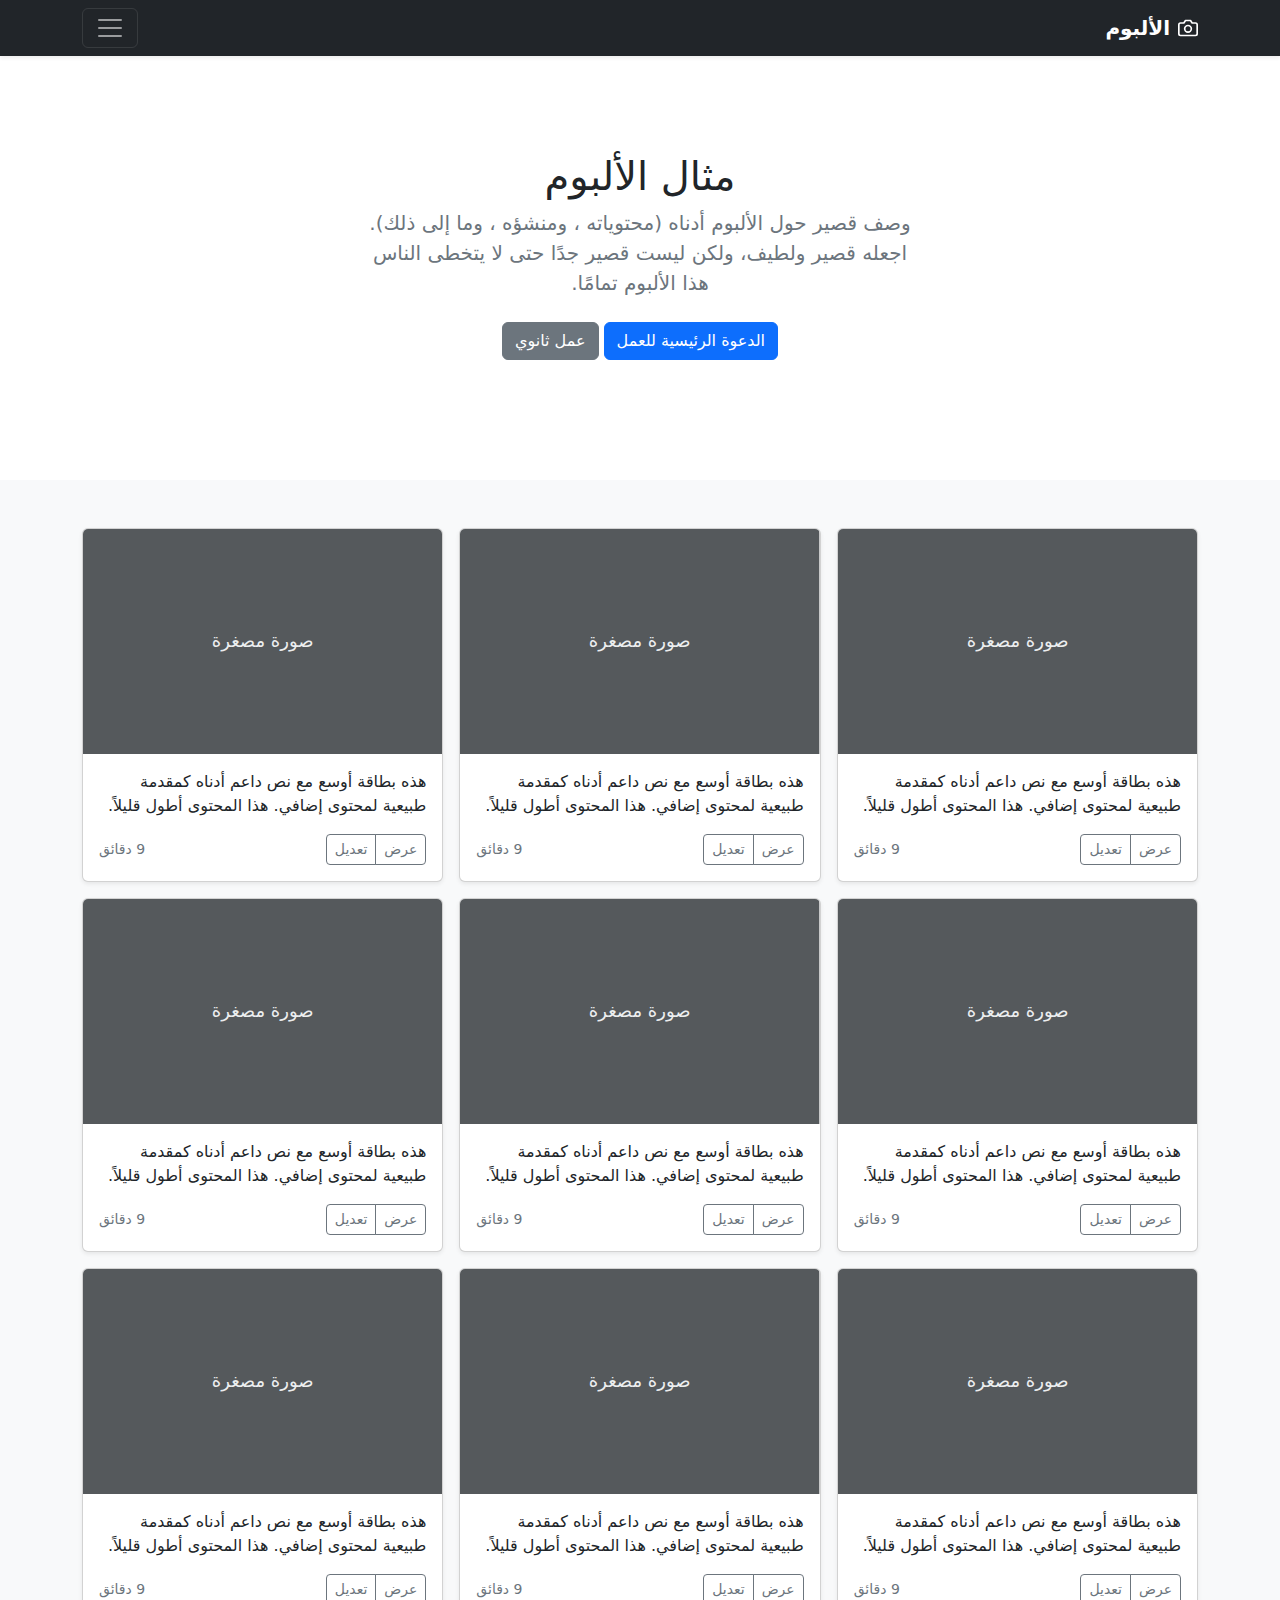
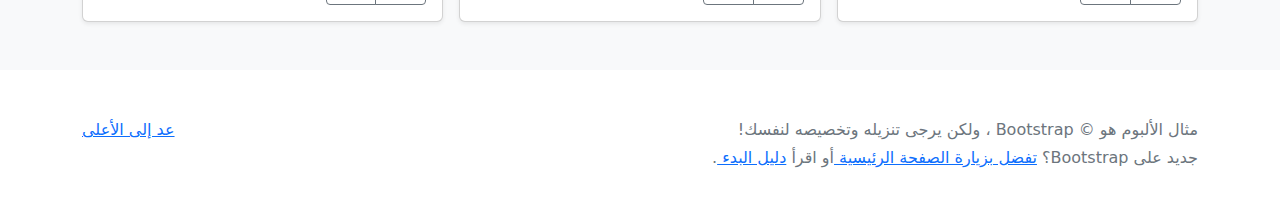
<file: bootstrap-5.2.3-examples/bootstrap-5.2.3-examples/album-rtl/index.html>
<!doctype html>
<html lang="ar" dir="rtl">
  <head>
    <meta charset="utf-8">
    <meta name="viewport" content="width=device-width, initial-scale=1">
    <meta name="description" content="">
    <meta name="author" content="Mark Otto, Jacob Thornton, and Bootstrap contributors">
    <meta name="generator" content="Hugo 0.104.2">
    <title>مثال الألبوم · Bootstrap v5.2</title>

    <link rel="canonical" href="https://getbootstrap.com/docs/5.2/examples/album-rtl/">

    

    

<link href="../assets/dist/css/bootstrap.rtl.min.css" rel="stylesheet">

    <style>
      .bd-placeholder-img {
        font-size: 1.125rem;
        text-anchor: middle;
        -webkit-user-select: none;
        -moz-user-select: none;
        user-select: none;
      }

      @media (min-width: 768px) {
        .bd-placeholder-img-lg {
          font-size: 3.5rem;
        }
      }

      .b-example-divider {
        height: 3rem;
        background-color: rgba(0, 0, 0, .1);
        border: solid rgba(0, 0, 0, .15);
        border-width: 1px 0;
        box-shadow: inset 0 .5em 1.5em rgba(0, 0, 0, .1), inset 0 .125em .5em rgba(0, 0, 0, .15);
      }

      .b-example-vr {
        flex-shrink: 0;
        width: 1.5rem;
        height: 100vh;
      }

      .bi {
        vertical-align: -.125em;
        fill: currentColor;
      }

      .nav-scroller {
        position: relative;
        z-index: 2;
        height: 2.75rem;
        overflow-y: hidden;
      }

      .nav-scroller .nav {
        display: flex;
        flex-wrap: nowrap;
        padding-bottom: 1rem;
        margin-top: -1px;
        overflow-x: auto;
        text-align: center;
        white-space: nowrap;
        -webkit-overflow-scrolling: touch;
      }
    </style>

    
  </head>
  <body>
    
<header>
  <div class="collapse bg-dark" id="navbarHeader">
    <div class="container">
      <div class="row">
        <div class="col-sm-8 col-md-7 py-4">
          <h4 class="text-white">حول</h4>
          <p class="text-muted">أضف بعض المعلومات حول الألبوم، المؤلف، أو أي سياق خلفية آخر. اجعلها بضع جمل حتى يتمكن الزوار من التقاط بعض التلميحات المفيدة. ثم اربطها ببعض مواقع التواصل الاجتماعي أو معلومات الاتصال.</p>
        </div>
        <div class="col-sm-4 offset-md-1 py-4">
          <h4 class="text-white">تواصل معي</h4>
          <ul class="list-unstyled">
            <li><a href="#" class="text-white">تابعني على تويتر</a></li>
            <li><a href="#" class="text-white">شاركني الإعجاب في فيسبوك</a></li>
            <li><a href="#" class="text-white">راسلني على البريد الإلكتروني</a></li>
          </ul>
        </div>
      </div>
    </div>
  </div>
  <div class="navbar navbar-dark bg-dark shadow-sm">
    <div class="container">
      <a href="#" class="navbar-brand d-flex align-items-center">
        <svg xmlns="http://www.w3.org/2000/svg" width="20" height="20" fill="none" stroke="currentColor" stroke-linecap="round" stroke-linejoin="round" stroke-width="2" aria-hidden="true" class="me-2" viewBox="0 0 24 24"><path d="M23 19a2 2 0 0 1-2 2H3a2 2 0 0 1-2-2V8a2 2 0 0 1 2-2h4l2-3h6l2 3h4a2 2 0 0 1 2 2z"/><circle cx="12" cy="13" r="4"/></svg>
        <strong>الألبوم</strong>
      </a>
      <button class="navbar-toggler" type="button" data-bs-toggle="collapse" data-bs-target="#navbarHeader" aria-controls="navbarHeader" aria-expanded="false" aria-label="تبديل التنقل">
        <span class="navbar-toggler-icon"></span>
      </button>
    </div>
  </div>
</header>

<main>

  <section class="py-5 text-center container">
    <div class="row py-lg-5">
      <div class="col-lg-6 col-md-8 mx-auto">
        <h1 class="fw-light">مثال الألبوم</h1>
        <p class="lead text-muted">وصف قصير حول الألبوم أدناه (محتوياته ، ومنشؤه ، وما إلى ذلك). اجعله قصير ولطيف، ولكن ليست قصير جدًا حتى لا يتخطى الناس هذا الألبوم تمامًا.</p>
        <p>
          <a href="#" class="btn btn-primary my-2">الدعوة الرئيسية للعمل</a>
          <a href="#" class="btn btn-secondary my-2">عمل ثانوي</a>
        </p>
      </div>
    </div>
  </section>

  <div class="album py-5 bg-light">
    <div class="container">

      <div class="row row-cols-1 row-cols-sm-2 row-cols-md-3 g-3">
        <div class="col">
          <div class="card shadow-sm">
            <svg class="bd-placeholder-img card-img-top" width="100%" height="225" xmlns="http://www.w3.org/2000/svg" role="img" aria-label="Placeholder: صورة مصغرة" preserveAspectRatio="xMidYMid slice" focusable="false"><title>Placeholder</title><rect width="100%" height="100%" fill="#55595c"/><text x="50%" y="50%" fill="#eceeef" dy=".3em">صورة مصغرة</text></svg>

            <div class="card-body">
              <p class="card-text">هذه بطاقة أوسع مع نص داعم أدناه كمقدمة طبيعية لمحتوى إضافي. هذا المحتوى أطول قليلاً.</p>
              <div class="d-flex justify-content-between align-items-center">
                <div class="btn-group">
                  <button type="button" class="btn btn-sm btn-outline-secondary">عرض</button>
                  <button type="button" class="btn btn-sm btn-outline-secondary">تعديل</button>
                </div>
                <small class="text-muted">9 دقائق</small>
              </div>
            </div>
          </div>
        </div>
        <div class="col">
          <div class="card shadow-sm">
            <svg class="bd-placeholder-img card-img-top" width="100%" height="225" xmlns="http://www.w3.org/2000/svg" role="img" aria-label="Placeholder: صورة مصغرة" preserveAspectRatio="xMidYMid slice" focusable="false"><title>Placeholder</title><rect width="100%" height="100%" fill="#55595c"/><text x="50%" y="50%" fill="#eceeef" dy=".3em">صورة مصغرة</text></svg>

            <div class="card-body">
              <p class="card-text">هذه بطاقة أوسع مع نص داعم أدناه كمقدمة طبيعية لمحتوى إضافي. هذا المحتوى أطول قليلاً.</p>
              <div class="d-flex justify-content-between align-items-center">
                <div class="btn-group">
                  <button type="button" class="btn btn-sm btn-outline-secondary">عرض</button>
                  <button type="button" class="btn btn-sm btn-outline-secondary">تعديل</button>
                </div>
                <small class="text-muted">9 دقائق</small>
              </div>
            </div>
          </div>
        </div>
        <div class="col">
          <div class="card shadow-sm">
            <svg class="bd-placeholder-img card-img-top" width="100%" height="225" xmlns="http://www.w3.org/2000/svg" role="img" aria-label="Placeholder: صورة مصغرة" preserveAspectRatio="xMidYMid slice" focusable="false"><title>Placeholder</title><rect width="100%" height="100%" fill="#55595c"/><text x="50%" y="50%" fill="#eceeef" dy=".3em">صورة مصغرة</text></svg>

            <div class="card-body">
              <p class="card-text">هذه بطاقة أوسع مع نص داعم أدناه كمقدمة طبيعية لمحتوى إضافي. هذا المحتوى أطول قليلاً.</p>
              <div class="d-flex justify-content-between align-items-center">
                <div class="btn-group">
                  <button type="button" class="btn btn-sm btn-outline-secondary">عرض</button>
                  <button type="button" class="btn btn-sm btn-outline-secondary">تعديل</button>
                </div>
                <small class="text-muted">9 دقائق</small>
              </div>
            </div>
          </div>
        </div>

        <div class="col">
          <div class="card shadow-sm">
            <svg class="bd-placeholder-img card-img-top" width="100%" height="225" xmlns="http://www.w3.org/2000/svg" role="img" aria-label="Placeholder: صورة مصغرة" preserveAspectRatio="xMidYMid slice" focusable="false"><title>Placeholder</title><rect width="100%" height="100%" fill="#55595c"/><text x="50%" y="50%" fill="#eceeef" dy=".3em">صورة مصغرة</text></svg>

            <div class="card-body">
              <p class="card-text">هذه بطاقة أوسع مع نص داعم أدناه كمقدمة طبيعية لمحتوى إضافي. هذا المحتوى أطول قليلاً.</p>
              <div class="d-flex justify-content-between align-items-center">
                <div class="btn-group">
                  <button type="button" class="btn btn-sm btn-outline-secondary">عرض</button>
                  <button type="button" class="btn btn-sm btn-outline-secondary">تعديل</button>
                </div>
                <small class="text-muted">9 دقائق</small>
              </div>
            </div>
          </div>
        </div>
        <div class="col">
          <div class="card shadow-sm">
            <svg class="bd-placeholder-img card-img-top" width="100%" height="225" xmlns="http://www.w3.org/2000/svg" role="img" aria-label="Placeholder: صورة مصغرة" preserveAspectRatio="xMidYMid slice" focusable="false"><title>Placeholder</title><rect width="100%" height="100%" fill="#55595c"/><text x="50%" y="50%" fill="#eceeef" dy=".3em">صورة مصغرة</text></svg>

            <div class="card-body">
              <p class="card-text">هذه بطاقة أوسع مع نص داعم أدناه كمقدمة طبيعية لمحتوى إضافي. هذا المحتوى أطول قليلاً.</p>
              <div class="d-flex justify-content-between align-items-center">
                <div class="btn-group">
                  <button type="button" class="btn btn-sm btn-outline-secondary">عرض</button>
                  <button type="button" class="btn btn-sm btn-outline-secondary">تعديل</button>
                </div>
                <small class="text-muted">9 دقائق</small>
              </div>
            </div>
          </div>
        </div>
        <div class="col">
          <div class="card shadow-sm">
            <svg class="bd-placeholder-img card-img-top" width="100%" height="225" xmlns="http://www.w3.org/2000/svg" role="img" aria-label="Placeholder: صورة مصغرة" preserveAspectRatio="xMidYMid slice" focusable="false"><title>Placeholder</title><rect width="100%" height="100%" fill="#55595c"/><text x="50%" y="50%" fill="#eceeef" dy=".3em">صورة مصغرة</text></svg>

            <div class="card-body">
              <p class="card-text">هذه بطاقة أوسع مع نص داعم أدناه كمقدمة طبيعية لمحتوى إضافي. هذا المحتوى أطول قليلاً.</p>
              <div class="d-flex justify-content-between align-items-center">
                <div class="btn-group">
                  <button type="button" class="btn btn-sm btn-outline-secondary">عرض</button>
                  <button type="button" class="btn btn-sm btn-outline-secondary">تعديل</button>
                </div>
                <small class="text-muted">9 دقائق</small>
              </div>
            </div>
          </div>
        </div>

        <div class="col">
          <div class="card shadow-sm">
            <svg class="bd-placeholder-img card-img-top" width="100%" height="225" xmlns="http://www.w3.org/2000/svg" role="img" aria-label="Placeholder: صورة مصغرة" preserveAspectRatio="xMidYMid slice" focusable="false"><title>Placeholder</title><rect width="100%" height="100%" fill="#55595c"/><text x="50%" y="50%" fill="#eceeef" dy=".3em">صورة مصغرة</text></svg>

            <div class="card-body">
              <p class="card-text">هذه بطاقة أوسع مع نص داعم أدناه كمقدمة طبيعية لمحتوى إضافي. هذا المحتوى أطول قليلاً.</p>
              <div class="d-flex justify-content-between align-items-center">
                <div class="btn-group">
                  <button type="button" class="btn btn-sm btn-outline-secondary">عرض</button>
                  <button type="button" class="btn btn-sm btn-outline-secondary">تعديل</button>
                </div>
                <small class="text-muted">9 دقائق</small>
              </div>
            </div>
          </div>
        </div>
        <div class="col">
          <div class="card shadow-sm">
            <svg class="bd-placeholder-img card-img-top" width="100%" height="225" xmlns="http://www.w3.org/2000/svg" role="img" aria-label="Placeholder: صورة مصغرة" preserveAspectRatio="xMidYMid slice" focusable="false"><title>Placeholder</title><rect width="100%" height="100%" fill="#55595c"/><text x="50%" y="50%" fill="#eceeef" dy=".3em">صورة مصغرة</text></svg>

            <div class="card-body">
              <p class="card-text">هذه بطاقة أوسع مع نص داعم أدناه كمقدمة طبيعية لمحتوى إضافي. هذا المحتوى أطول قليلاً.</p>
              <div class="d-flex justify-content-between align-items-center">
                <div class="btn-group">
                  <button type="button" class="btn btn-sm btn-outline-secondary">عرض</button>
                  <button type="button" class="btn btn-sm btn-outline-secondary">تعديل</button>
                </div>
                <small class="text-muted">9 دقائق</small>
              </div>
            </div>
          </div>
        </div>
        <div class="col">
          <div class="card shadow-sm">
            <svg class="bd-placeholder-img card-img-top" width="100%" height="225" xmlns="http://www.w3.org/2000/svg" role="img" aria-label="Placeholder: صورة مصغرة" preserveAspectRatio="xMidYMid slice" focusable="false"><title>Placeholder</title><rect width="100%" height="100%" fill="#55595c"/><text x="50%" y="50%" fill="#eceeef" dy=".3em">صورة مصغرة</text></svg>

            <div class="card-body">
              <p class="card-text">هذه بطاقة أوسع مع نص داعم أدناه كمقدمة طبيعية لمحتوى إضافي. هذا المحتوى أطول قليلاً.</p>
              <div class="d-flex justify-content-between align-items-center">
                <div class="btn-group">
                  <button type="button" class="btn btn-sm btn-outline-secondary">عرض</button>
                  <button type="button" class="btn btn-sm btn-outline-secondary">تعديل</button>
                </div>
                <small class="text-muted">9 دقائق</small>
              </div>
            </div>
          </div>
        </div>
      </div>
    </div>
  </div>

</main>

<footer class="text-muted py-5">
  <div class="container">
    <p class="float-end mb-1">
      <a href="#">عد إلى الأعلى</a>
    </p>
    <p class="mb-1">مثال الألبوم هو © Bootstrap ، ولكن يرجى تنزيله وتخصيصه لنفسك!</p>
    <p class="mb-0">جديد على Bootstrap؟ <a href="/"> تفضل بزيارة الصفحة الرئيسية </a> أو اقرأ <a href="../getting-started/introduction/ "> دليل البدء </a>.</p>
  </div>
</footer>


    <script src="../assets/dist/js/bootstrap.bundle.min.js"></script>

      
  </body>
</html>
</file>
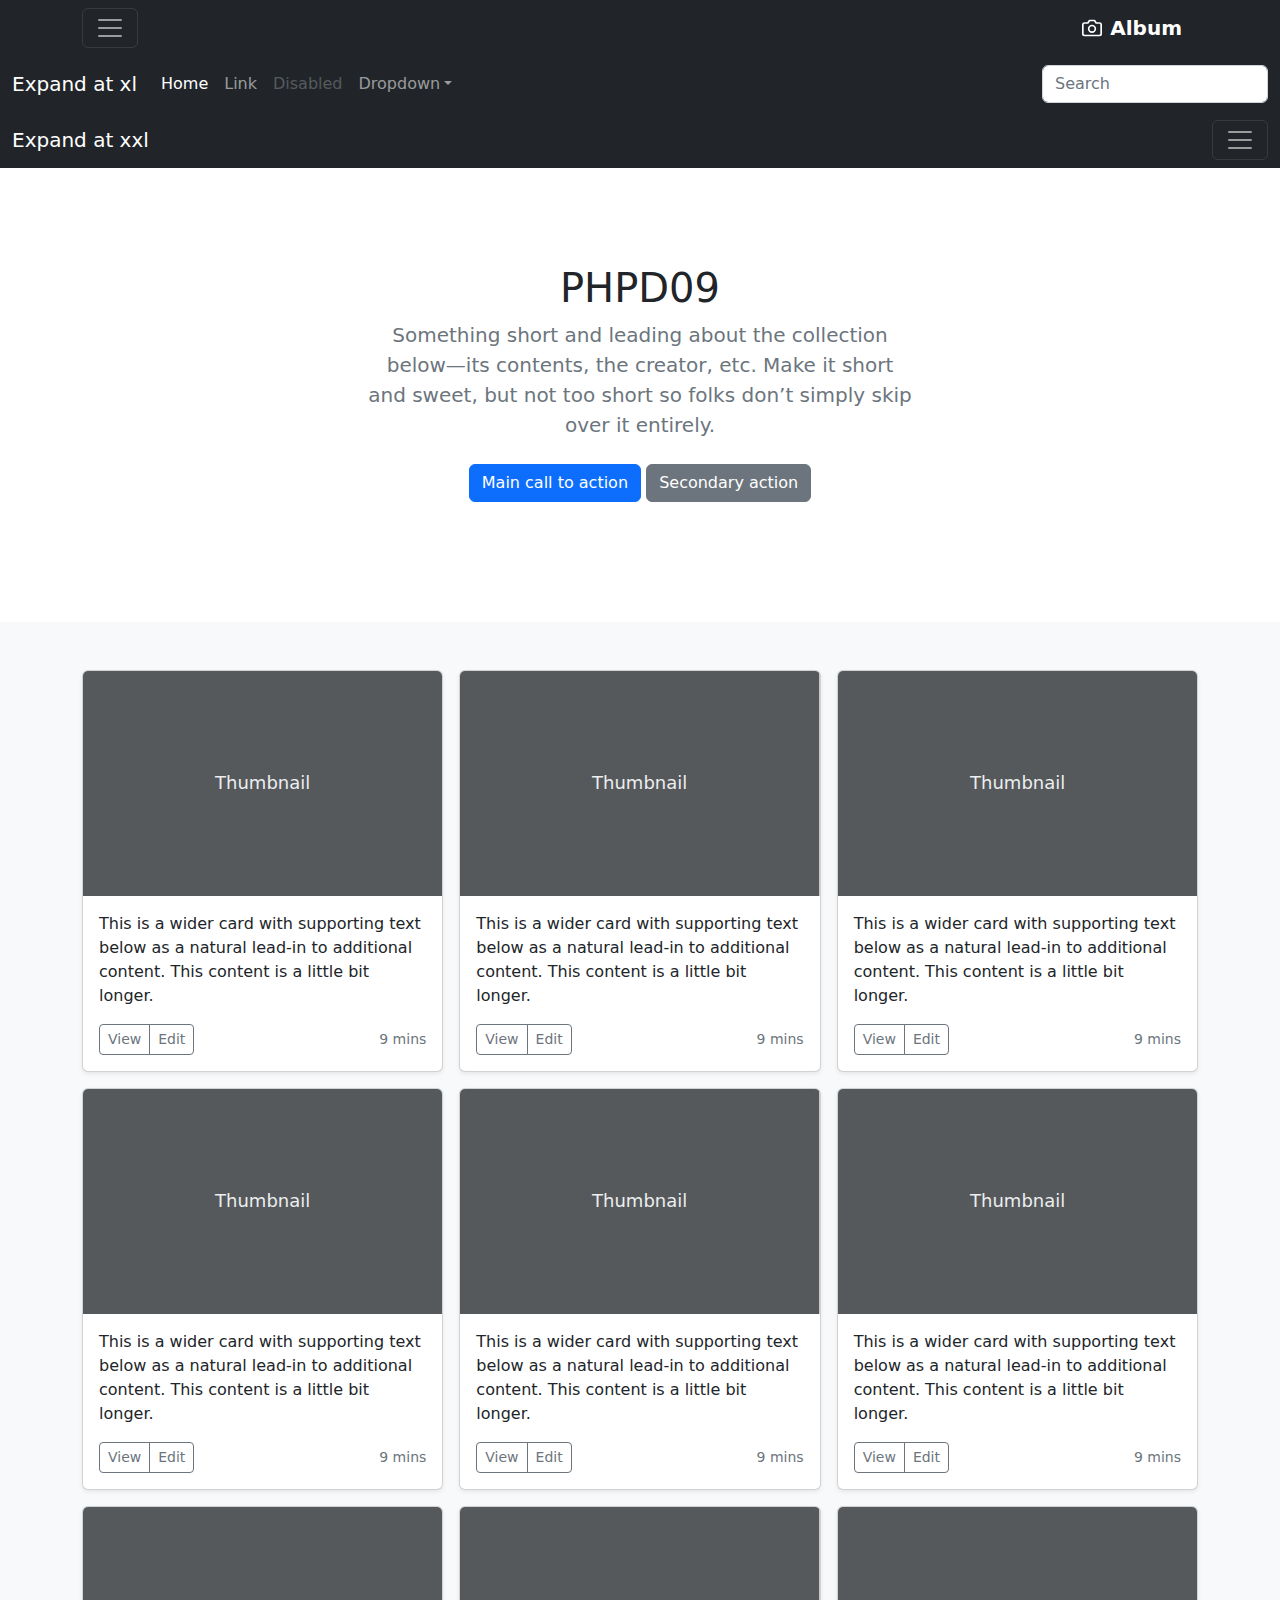
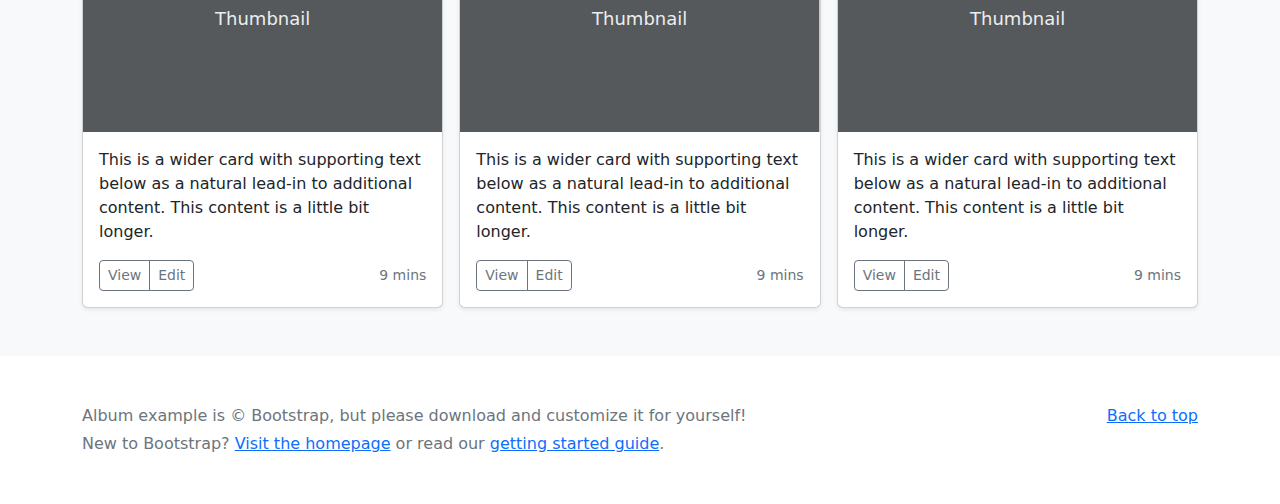
<file: bootstrap-5.2.3-examples/bootstrap-5.2.3-examples/album/index.html>
<!doctype html>
<html lang="en">
  <head>
    <meta charset="utf-8">
    <meta name="viewport" content="width=device-width, initial-scale=1">
    <meta name="description" content="">
    <meta name="author" content="Mark Otto, Jacob Thornton, and Bootstrap contributors">
    <meta name="generator" content="Hugo 0.104.2">
    <title>Album example · Bootstrap v5.2</title>

    <link rel="canonical" href="https://getbootstrap.com/docs/5.2/examples/album/">

    

    

<link href="../assets/dist/css/bootstrap.min.css" rel="stylesheet">

    <style>
      .bd-placeholder-img {
        font-size: 1.125rem;
        text-anchor: middle;
        -webkit-user-select: none;
        -moz-user-select: none;
        user-select: none;
      }

      @media (min-width: 768px) {
        .bd-placeholder-img-lg {
          font-size: 3.5rem;
        }
      }

      .b-example-divider {
        height: 3rem;
        background-color: rgba(0, 0, 0, .1);
        border: solid rgba(0, 0, 0, .15);
        border-width: 1px 0;
        box-shadow: inset 0 .5em 1.5em rgba(0, 0, 0, .1), inset 0 .125em .5em rgba(0, 0, 0, .15);
      }

      .b-example-vr {
        flex-shrink: 0;
        width: 1.5rem;
        height: 100vh;
      }

      .bi {
        vertical-align: -.125em;
        fill: currentColor;
      }

      .nav-scroller {
        position: relative;
        z-index: 2;
        height: 2.75rem;
        overflow-y: hidden;
      }

      .nav-scroller .nav {
        display: flex;
        flex-wrap: nowrap;
        padding-bottom: 1rem;
        margin-top: -1px;
        overflow-x: auto;
        text-align: center;
        white-space: nowrap;
        -webkit-overflow-scrolling: touch;
      }
    </style>

    
  </head>
  <body>
  
<header>
  <!-- <div class="collapse bg-dark" id="navbarHeader">
    <div class="container">
      <div class="row">
        <div class="col-sm-4 offset-md-1 py-4">
          <ul class="list-unstyled">
            <li><a href="#" class="text-white">Follow on Twitter</a></li>
            <li><a href="#" class="text-white">Like on Facebook</a></li>
            <li><a href="#" class="text-white">Email me</a></li>
          </ul>
        </div>
      </div>
    </div>
  </div> -->
  <div class="navbar navbar-dark bg-dark shadow-sm">
    <div class="container">
      <button class="navbar-toggler" type="button" >
        <span class="navbar-toggler-icon"></span>
      </button>
      <a href="#" class="navbar-brand d-flex align-items-center">
        <svg xmlns="http://www.w3.org/2000/svg" width="20" height="20" fill="none" stroke="currentColor" stroke-linecap="round" stroke-linejoin="round" stroke-width="2" aria-hidden="true" class="me-2" viewBox="0 0 24 24"><path d="M23 19a2 2 0 0 1-2 2H3a2 2 0 0 1-2-2V8a2 2 0 0 1 2-2h4l2-3h6l2 3h4a2 2 0 0 1 2 2z"/><circle cx="12" cy="13" r="4"/></svg>
        <strong>Album</strong>
      </a>
    </div>
  </div>
  <nav class="navbar navbar-expand-xl navbar-dark bg-dark" aria-label="Sixth navbar example">
    <div class="container-fluid">
      <a class="navbar-brand" href="#">Expand at xl</a>
      <button class="navbar-toggler" type="button" data-bs-toggle="collapse" data-bs-target="#navbarsExample06" aria-controls="navbarsExample06" aria-expanded="false" aria-label="Toggle navigation">
        <span class="navbar-toggler-icon"></span>
      </button>

      <div class="collapse navbar-collapse" id="navbarsExample06">
        <ul class="navbar-nav me-auto mb-2 mb-xl-0">
          <li class="nav-item">
            <a class="nav-link active" aria-current="page" href="#">Home</a>
          </li>
          <li class="nav-item">
            <a class="nav-link" href="#">Link</a>
          </li>
          <li class="nav-item">
            <a class="nav-link disabled">Disabled</a>
          </li>
          <li class="nav-item dropdown">
            <a class="nav-link dropdown-toggle" href="#" data-bs-toggle="dropdown" aria-expanded="false">Dropdown</a>
            <ul class="dropdown-menu">
              <li><a class="dropdown-item" href="#">Action</a></li>
              <li><a class="dropdown-item" href="#">Another action</a></li>
              <li><a class="dropdown-item" href="#">Something else here</a></li>
            </ul>
          </li>
        </ul>
        <form role="search">
          <input class="form-control" type="search" placeholder="Search" aria-label="Search">
        </form>
      </div>
    </div>
  </nav>

  <nav class="navbar navbar-expand-xxl navbar-dark bg-dark" aria-label="Seventh navbar example">
    <div class="container-fluid">
      <a class="navbar-brand" href="#">Expand at xxl</a>
      <button class="navbar-toggler" type="button" data-bs-toggle="collapse" data-bs-target="#navbarsExampleXxl" aria-controls="navbarsExampleXxl" aria-expanded="false" aria-label="Toggle navigation">
        <span class="navbar-toggler-icon"></span>
      </button>

      <div class="collapse navbar-collapse" id="navbarsExampleXxl">
        <ul class="navbar-nav me-auto mb-2 mb-xl-0">
          <li class="nav-item">
            <a class="nav-link active" aria-current="page" href="#">Home</a>
          </li>
          <li class="nav-item">
            <a class="nav-link" href="#">Link</a>
          </li>
          <li class="nav-item">
            <a class="nav-link disabled">Disabled</a>
          </li>
          <li class="nav-item dropdown">
            <a class="nav-link dropdown-toggle" href="#" data-bs-toggle="dropdown" aria-expanded="false">Dropdown</a>
            <ul class="dropdown-menu">
              <li><a class="dropdown-item" href="#">Action</a></li>
              <li><a class="dropdown-item" href="#">Another action</a></li>
              <li><a class="dropdown-item" href="#">Something else here</a></li>
            </ul>
          </li>
        </ul>
        <form role="search">
          <input class="form-control" type="search" placeholder="Search" aria-label="Search">
        </form>
      </div>
    </div>
  </nav>

</header>

<main>

  <section class="py-5 text-center container">
    <div class="row py-lg-5">
      <div class="col-lg-6 col-md-8 mx-auto">
        <h1 class="fw-light">PHPD09</h1>
        <p class="lead text-muted">Something short and leading about the collection below—its contents, the creator, etc. Make it short and sweet, but not too short so folks don’t simply skip over it entirely.</p>
        <p>
          <a href="#" class="btn btn-primary my-2">Main call to action</a>
          <a href="#" class="btn btn-secondary my-2">Secondary action</a>
        </p>
      </div>
    </div>
  </section>

  <div class="album py-5 bg-light">
    <div class="container">

      <div class="row row-cols-1 row-cols-sm-2 row-cols-md-3 g-3">
        <div class="col">
          <div class="card shadow-sm">
            <svg class="bd-placeholder-img card-img-top" width="100%" height="225" xmlns="http://www.w3.org/2000/svg" role="img" aria-label="Placeholder: Thumbnail" preserveAspectRatio="xMidYMid slice" focusable="false"><title>Placeholder</title><rect width="100%" height="100%" fill="#55595c"/><text x="50%" y="50%" fill="#eceeef" dy=".3em">Thumbnail</text></svg>

            <div class="card-body">
              <p class="card-text">This is a wider card with supporting text below as a natural lead-in to additional content. This content is a little bit longer.</p>
              <div class="d-flex justify-content-between align-items-center">
                <div class="btn-group">
                  <button type="button" class="btn btn-sm btn-outline-secondary">View</button>
                  <button type="button" class="btn btn-sm btn-outline-secondary">Edit</button>
                </div>
                <small class="text-muted">9 mins</small>
              </div>
            </div>
          </div>
        </div>
        <div class="col">
          <div class="card shadow-sm">
            <svg class="bd-placeholder-img card-img-top" width="100%" height="225" xmlns="http://www.w3.org/2000/svg" role="img" aria-label="Placeholder: Thumbnail" preserveAspectRatio="xMidYMid slice" focusable="false"><title>Placeholder</title><rect width="100%" height="100%" fill="#55595c"/><text x="50%" y="50%" fill="#eceeef" dy=".3em">Thumbnail</text></svg>

            <div class="card-body">
              <p class="card-text">This is a wider card with supporting text below as a natural lead-in to additional content. This content is a little bit longer.</p>
              <div class="d-flex justify-content-between align-items-center">
                <div class="btn-group">
                  <button type="button" class="btn btn-sm btn-outline-secondary">View</button>
                  <button type="button" class="btn btn-sm btn-outline-secondary">Edit</button>
                </div>
                <small class="text-muted">9 mins</small>
              </div>
            </div>
          </div>
        </div>
        <div class="col">
          <div class="card shadow-sm">
            <svg class="bd-placeholder-img card-img-top" width="100%" height="225" xmlns="http://www.w3.org/2000/svg" role="img" aria-label="Placeholder: Thumbnail" preserveAspectRatio="xMidYMid slice" focusable="false"><title>Placeholder</title><rect width="100%" height="100%" fill="#55595c"/><text x="50%" y="50%" fill="#eceeef" dy=".3em">Thumbnail</text></svg>

            <div class="card-body">
              <p class="card-text">This is a wider card with supporting text below as a natural lead-in to additional content. This content is a little bit longer.</p>
              <div class="d-flex justify-content-between align-items-center">
                <div class="btn-group">
                  <button type="button" class="btn btn-sm btn-outline-secondary">View</button>
                  <button type="button" class="btn btn-sm btn-outline-secondary">Edit</button>
                </div>
                <small class="text-muted">9 mins</small>
              </div>
            </div>
          </div>
        </div>

        <div class="col">
          <div class="card shadow-sm">
            <svg class="bd-placeholder-img card-img-top" width="100%" height="225" xmlns="http://www.w3.org/2000/svg" role="img" aria-label="Placeholder: Thumbnail" preserveAspectRatio="xMidYMid slice" focusable="false"><title>Placeholder</title><rect width="100%" height="100%" fill="#55595c"/><text x="50%" y="50%" fill="#eceeef" dy=".3em">Thumbnail</text></svg>

            <div class="card-body">
              <p class="card-text">This is a wider card with supporting text below as a natural lead-in to additional content. This content is a little bit longer.</p>
              <div class="d-flex justify-content-between align-items-center">
                <div class="btn-group">
                  <button type="button" class="btn btn-sm btn-outline-secondary">View</button>
                  <button type="button" class="btn btn-sm btn-outline-secondary">Edit</button>
                </div>
                <small class="text-muted">9 mins</small>
              </div>
            </div>
          </div>
        </div>
        <div class="col">
          <div class="card shadow-sm">
            <svg class="bd-placeholder-img card-img-top" width="100%" height="225" xmlns="http://www.w3.org/2000/svg" role="img" aria-label="Placeholder: Thumbnail" preserveAspectRatio="xMidYMid slice" focusable="false"><title>Placeholder</title><rect width="100%" height="100%" fill="#55595c"/><text x="50%" y="50%" fill="#eceeef" dy=".3em">Thumbnail</text></svg>

            <div class="card-body">
              <p class="card-text">This is a wider card with supporting text below as a natural lead-in to additional content. This content is a little bit longer.</p>
              <div class="d-flex justify-content-between align-items-center">
                <div class="btn-group">
                  <button type="button" class="btn btn-sm btn-outline-secondary">View</button>
                  <button type="button" class="btn btn-sm btn-outline-secondary">Edit</button>
                </div>
                <small class="text-muted">9 mins</small>
              </div>
            </div>
          </div>
        </div>
        <div class="col">
          <div class="card shadow-sm">
            <svg class="bd-placeholder-img card-img-top" width="100%" height="225" xmlns="http://www.w3.org/2000/svg" role="img" aria-label="Placeholder: Thumbnail" preserveAspectRatio="xMidYMid slice" focusable="false"><title>Placeholder</title><rect width="100%" height="100%" fill="#55595c"/><text x="50%" y="50%" fill="#eceeef" dy=".3em">Thumbnail</text></svg>

            <div class="card-body">
              <p class="card-text">This is a wider card with supporting text below as a natural lead-in to additional content. This content is a little bit longer.</p>
              <div class="d-flex justify-content-between align-items-center">
                <div class="btn-group">
                  <button type="button" class="btn btn-sm btn-outline-secondary">View</button>
                  <button type="button" class="btn btn-sm btn-outline-secondary">Edit</button>
                </div>
                <small class="text-muted">9 mins</small>
              </div>
            </div>
          </div>
        </div>

        <div class="col">
          <div class="card shadow-sm">
            <svg class="bd-placeholder-img card-img-top" width="100%" height="225" xmlns="http://www.w3.org/2000/svg" role="img" aria-label="Placeholder: Thumbnail" preserveAspectRatio="xMidYMid slice" focusable="false"><title>Placeholder</title><rect width="100%" height="100%" fill="#55595c"/><text x="50%" y="50%" fill="#eceeef" dy=".3em">Thumbnail</text></svg>

            <div class="card-body">
              <p class="card-text">This is a wider card with supporting text below as a natural lead-in to additional content. This content is a little bit longer.</p>
              <div class="d-flex justify-content-between align-items-center">
                <div class="btn-group">
                  <button type="button" class="btn btn-sm btn-outline-secondary">View</button>
                  <button type="button" class="btn btn-sm btn-outline-secondary">Edit</button>
                </div>
                <small class="text-muted">9 mins</small>
              </div>
            </div>
          </div>
        </div>
        <div class="col">
          <div class="card shadow-sm">
            <svg class="bd-placeholder-img card-img-top" width="100%" height="225" xmlns="http://www.w3.org/2000/svg" role="img" aria-label="Placeholder: Thumbnail" preserveAspectRatio="xMidYMid slice" focusable="false"><title>Placeholder</title><rect width="100%" height="100%" fill="#55595c"/><text x="50%" y="50%" fill="#eceeef" dy=".3em">Thumbnail</text></svg>

            <div class="card-body">
              <p class="card-text">This is a wider card with supporting text below as a natural lead-in to additional content. This content is a little bit longer.</p>
              <div class="d-flex justify-content-between align-items-center">
                <div class="btn-group">
                  <button type="button" class="btn btn-sm btn-outline-secondary">View</button>
                  <button type="button" class="btn btn-sm btn-outline-secondary">Edit</button>
                </div>
                <small class="text-muted">9 mins</small>
              </div>
            </div>
          </div>
        </div>
        <div class="col">
          <div class="card shadow-sm">
            <svg class="bd-placeholder-img card-img-top" width="100%" height="225" xmlns="http://www.w3.org/2000/svg" role="img" aria-label="Placeholder: Thumbnail" preserveAspectRatio="xMidYMid slice" focusable="false"><title>Placeholder</title><rect width="100%" height="100%" fill="#55595c"/><text x="50%" y="50%" fill="#eceeef" dy=".3em">Thumbnail</text></svg>

            <div class="card-body">
              <p class="card-text">This is a wider card with supporting text below as a natural lead-in to additional content. This content is a little bit longer.</p>
              <div class="d-flex justify-content-between align-items-center">
                <div class="btn-group">
                  <button type="button" class="btn btn-sm btn-outline-secondary">View</button>
                  <button type="button" class="btn btn-sm btn-outline-secondary">Edit</button>
                </div>
                <small class="text-muted">9 mins</small>
              </div>
            </div>
          </div>
        </div>
      </div>
    </div>
  </div>

</main>

<footer class="text-muted py-5">
  <div class="container">
    <p class="float-end mb-1">
      <a href="#">Back to top</a>
    </p>
    <p class="mb-1">Album example is &copy; Bootstrap, but please download and customize it for yourself!</p>
    <p class="mb-0">New to Bootstrap? <a href="/">Visit the homepage</a> or read our <a href="../getting-started/introduction/">getting started guide</a>.</p>
  </div>
</footer>


    <script src="../assets/dist/js/bootstrap.bundle.min.js"></script>

      
  </body>
</html>
</file>
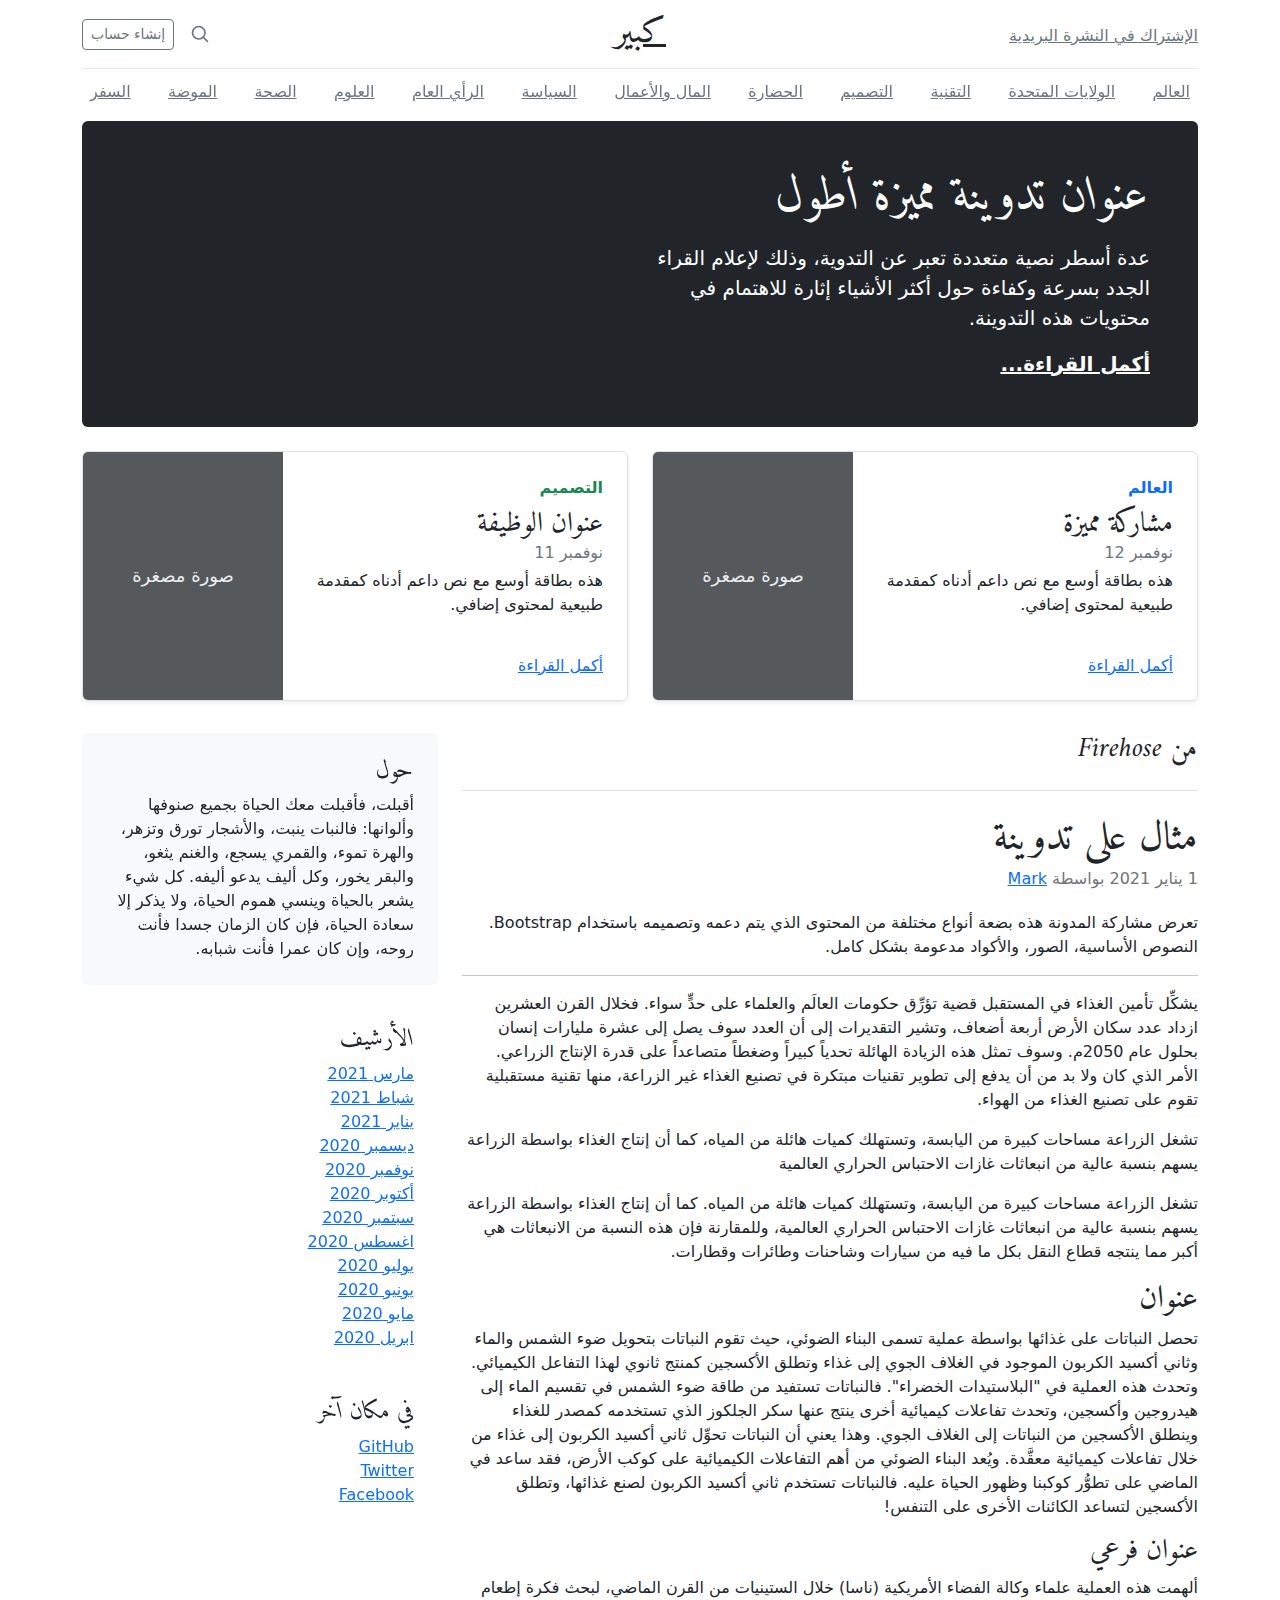
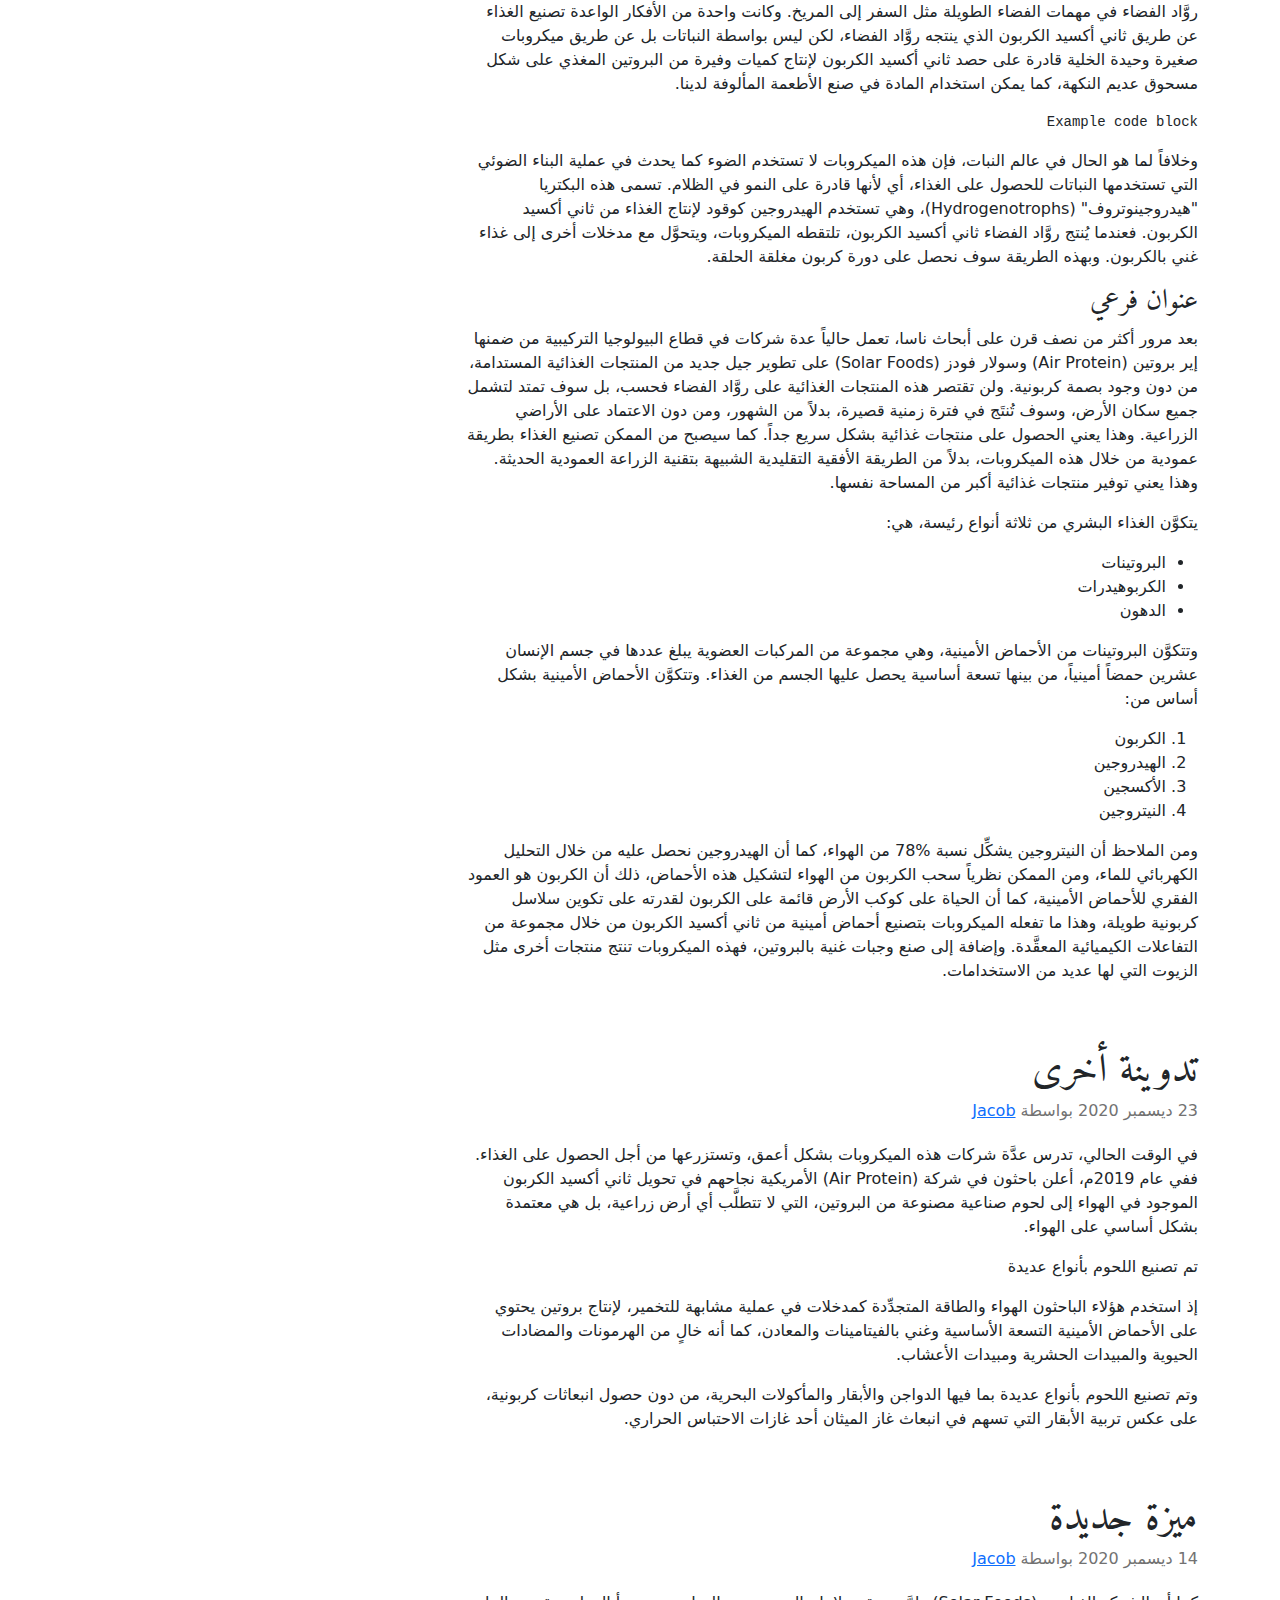
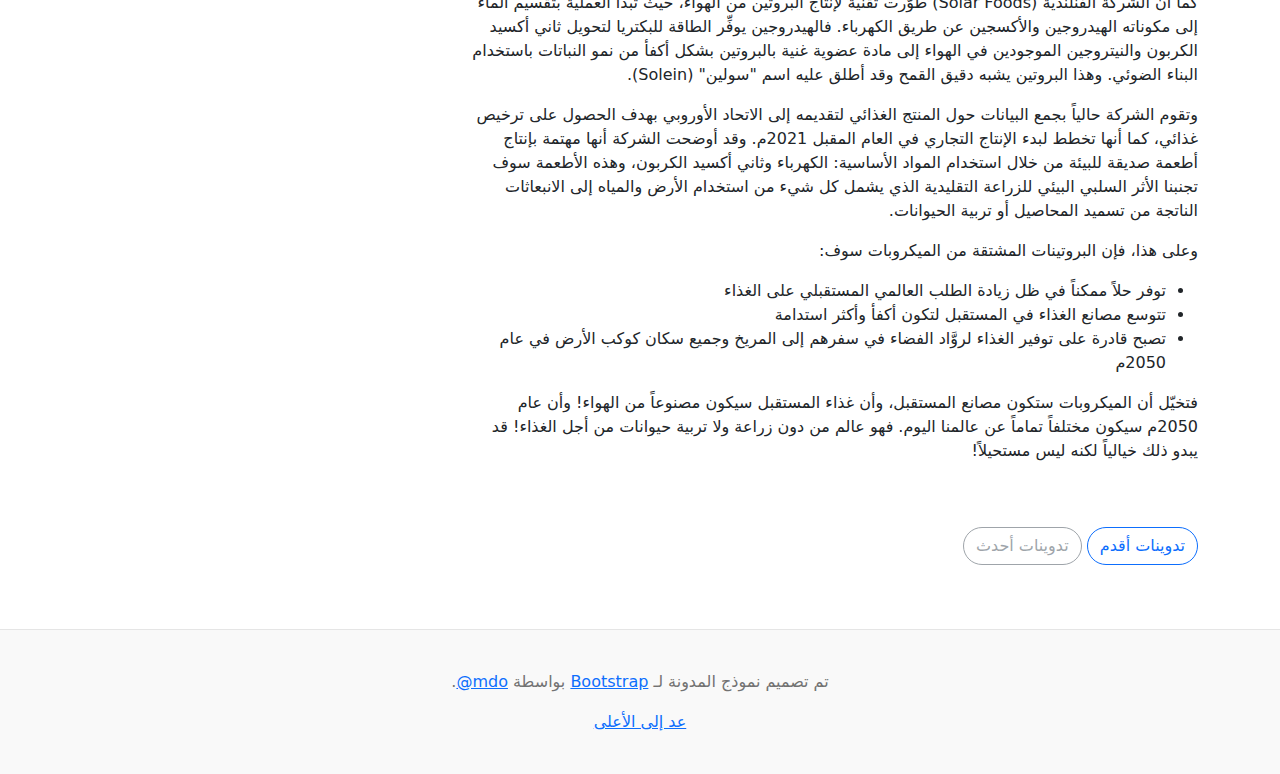
<file: bootstrap-5.2.3-examples/bootstrap-5.2.3-examples/blog-rtl/index.html>
<!doctype html>
<html lang="ar" dir="rtl">
  <head>
    <meta charset="utf-8">
    <meta name="viewport" content="width=device-width, initial-scale=1">
    <meta name="description" content="">
    <meta name="author" content="Mark Otto, Jacob Thornton, and Bootstrap contributors">
    <meta name="generator" content="Hugo 0.104.2">
    <title>قالب المدونة · Bootstrap v5.2</title>

    <link rel="canonical" href="https://getbootstrap.com/docs/5.2/examples/blog-rtl/">

    

    

<link href="../assets/dist/css/bootstrap.rtl.min.css" rel="stylesheet">

    <style>
      .bd-placeholder-img {
        font-size: 1.125rem;
        text-anchor: middle;
        -webkit-user-select: none;
        -moz-user-select: none;
        user-select: none;
      }

      @media (min-width: 768px) {
        .bd-placeholder-img-lg {
          font-size: 3.5rem;
        }
      }

      .b-example-divider {
        height: 3rem;
        background-color: rgba(0, 0, 0, .1);
        border: solid rgba(0, 0, 0, .15);
        border-width: 1px 0;
        box-shadow: inset 0 .5em 1.5em rgba(0, 0, 0, .1), inset 0 .125em .5em rgba(0, 0, 0, .15);
      }

      .b-example-vr {
        flex-shrink: 0;
        width: 1.5rem;
        height: 100vh;
      }

      .bi {
        vertical-align: -.125em;
        fill: currentColor;
      }

      .nav-scroller {
        position: relative;
        z-index: 2;
        height: 2.75rem;
        overflow-y: hidden;
      }

      .nav-scroller .nav {
        display: flex;
        flex-wrap: nowrap;
        padding-bottom: 1rem;
        margin-top: -1px;
        overflow-x: auto;
        text-align: center;
        white-space: nowrap;
        -webkit-overflow-scrolling: touch;
      }
    </style>

    
    <!-- Custom styles for this template -->
    <link href="https://fonts.googleapis.com/css?family=Amiri:wght@400;700&amp;display=swap" rel="stylesheet">
    <!-- Custom styles for this template -->
    <link href="../blog/blog.rtl.css" rel="stylesheet">
  </head>
  <body>
    
<div class="container">
  <header class="blog-header lh-1 py-3">
    <div class="row flex-nowrap justify-content-between align-items-center">
      <div class="col-4 pt-1">
        <a class="link-secondary" href="#">الإشتراك في النشرة البريدية</a>
      </div>
      <div class="col-4 text-center">
        <a class="blog-header-logo text-dark" href="#">كبير</a>
      </div>
      <div class="col-4 d-flex justify-content-end align-items-center">
        <a class="link-secondary" href="#" aria-label="بحث">
          <svg xmlns="http://www.w3.org/2000/svg" width="20" height="20" fill="none" stroke="currentColor" stroke-linecap="round" stroke-linejoin="round" stroke-width="2" class="mx-3" role="img" viewBox="0 0 24 24"><title>بحث</title><circle cx="10.5" cy="10.5" r="7.5"/><path d="M21 21l-5.2-5.2"/></svg>
        </a>
        <a class="btn btn-sm btn-outline-secondary" href="#">إنشاء حساب</a>
      </div>
    </div>
  </header>

  <div class="nav-scroller py-1 mb-2">
    <nav class="nav d-flex justify-content-between">
      <a class="p-2 link-secondary" href="#">العالم</a>
      <a class="p-2 link-secondary" href="#">الولايات المتحدة</a>
      <a class="p-2 link-secondary" href="#">التقنية</a>
      <a class="p-2 link-secondary" href="#">التصميم</a>
      <a class="p-2 link-secondary" href="#">الحضارة</a>
      <a class="p-2 link-secondary" href="#">المال والأعمال</a>
      <a class="p-2 link-secondary" href="#">السياسة</a>
      <a class="p-2 link-secondary" href="#">الرأي العام</a>
      <a class="p-2 link-secondary" href="#">العلوم</a>
      <a class="p-2 link-secondary" href="#">الصحة</a>
      <a class="p-2 link-secondary" href="#">الموضة</a>
      <a class="p-2 link-secondary" href="#">السفر</a>
    </nav>
  </div>
</div>

<main class="container">
  <div class="p-4 p-md-5 mb-4 rounded text-bg-dark">
    <div class="col-md-6 px-0">
      <h1 class="display-4 fst-italic">عنوان تدوينة مميزة أطول</h1>
      <p class="lead my-3">عدة أسطر نصية متعددة تعبر عن التدوية، وذلك لإعلام القراء الجدد بسرعة وكفاءة حول أكثر الأشياء إثارة للاهتمام في محتويات هذه التدوينة.</p>
      <p class="lead mb-0"><a href="#" class="text-white fw-bold">أكمل القراءة...</a></p>
    </div>
  </div>

  <div class="row mb-2">
    <div class="col-md-6">
      <div class="row g-0 border rounded overflow-hidden flex-md-row mb-4 shadow-sm h-md-250 position-relative">
        <div class="col p-4 d-flex flex-column position-static">
          <strong class="d-inline-block mb-2 text-primary">العالم</strong>
          <h3 class="mb-0">مشاركة مميزة</h3>
          <div class="mb-1 text-muted">نوفمبر 12</div>
          <p class="card-text mb-auto">هذه بطاقة أوسع مع نص داعم أدناه كمقدمة طبيعية لمحتوى إضافي.</p>
          <a href="#" class="stretched-link">أكمل القراءة</a>
        </div>
        <div class="col-auto d-none d-lg-block">
          <svg class="bd-placeholder-img" width="200" height="250" xmlns="http://www.w3.org/2000/svg" role="img" aria-label="Placeholder: صورة مصغرة" preserveAspectRatio="xMidYMid slice" focusable="false"><title>Placeholder</title><rect width="100%" height="100%" fill="#55595c"/><text x="50%" y="50%" fill="#eceeef" dy=".3em">صورة مصغرة</text></svg>

        </div>
      </div>
    </div>
    <div class="col-md-6">
      <div class="row g-0 border rounded overflow-hidden flex-md-row mb-4 shadow-sm h-md-250 position-relative">
        <div class="col p-4 d-flex flex-column position-static">
          <strong class="d-inline-block mb-2 text-success">التصميم</strong>
          <h3 class="mb-0">عنوان الوظيفة</h3>
          <div class="mb-1 text-muted">نوفمبر 11</div>
          <p class="mb-auto">هذه بطاقة أوسع مع نص داعم أدناه كمقدمة طبيعية لمحتوى إضافي.</p>
          <a href="#" class="stretched-link">أكمل القراءة</a>
        </div>
        <div class="col-auto d-none d-lg-block">
          <svg class="bd-placeholder-img" width="200" height="250" xmlns="http://www.w3.org/2000/svg" role="img" aria-label="Placeholder: صورة مصغرة" preserveAspectRatio="xMidYMid slice" focusable="false"><title>Placeholder</title><rect width="100%" height="100%" fill="#55595c"/><text x="50%" y="50%" fill="#eceeef" dy=".3em">صورة مصغرة</text></svg>

        </div>
      </div>
    </div>
  </div>

  <div class="row">
    <div class="col-md-8">
      <h3 class="pb-4 mb-4 fst-italic border-bottom">
        من Firehose
      </h3>

      <article class="blog-post">
        <h2 class="blog-post-title mb-1">مثال على تدوينة</h2>
        <p class="blog-post-meta">1 يناير 2021 بواسطة <a href="#"> Mark </a></p>

        <p>تعرض مشاركة المدونة هذه بضعة أنواع مختلفة من المحتوى الذي يتم دعمه وتصميمه باستخدام Bootstrap. النصوص الأساسية، الصور، والأكواد مدعومة بشكل كامل.</p>
        <hr>
        <p>يشكِّل تأمين الغذاء في المستقبل قضية تؤرِّق حكومات العالَم والعلماء على حدٍّ سواء. فخلال القرن العشرين ازداد عدد سكان الأرض أربعة أضعاف، وتشير التقديرات إلى أن العدد سوف يصل إلى عشرة مليارات إنسان بحلول عام 2050م. وسوف تمثل هذه الزيادة الهائلة تحدياً كبيراً وضغطاً متصاعداً على قدرة الإنتاج الزراعي. الأمر الذي كان ولا بد من أن يدفع إلى تطوير تقنيات مبتكرة في تصنيع الغذاء غير الزراعة، منها تقنية مستقبلية تقوم على تصنيع الغذاء من الهواء.</p>
        <blockquote>
          <p>تشغل الزراعة مساحات كبيرة من اليابسة، وتستهلك كميات هائلة من المياه، كما أن إنتاج الغذاء بواسطة الزراعة يسهم بنسبة عالية من انبعاثات غازات الاحتباس الحراري العالمية</p>
        </blockquote>
        <p>تشغل الزراعة مساحات كبيرة من اليابسة، وتستهلك كميات هائلة من المياه. كما أن إنتاج الغذاء بواسطة الزراعة يسهم بنسبة عالية من انبعاثات غازات الاحتباس الحراري العالمية، وللمقارنة فإن هذه النسبة من الانبعاثات هي أكبر مما ينتجه قطاع النقل بكل ما فيه من سيارات وشاحنات وطائرات وقطارات.</p>
        <h2>عنوان</h2>
        <p>تحصل النباتات على غذائها بواسطة عملية تسمى البناء الضوئي، حيث تقوم النباتات بتحويل ضوء الشمس والماء وثاني أكسيد الكربون الموجود في الغلاف الجوي إلى غذاء وتطلق الأكسجين كمنتج ثانوي لهذا التفاعل الكيميائي. وتحدث هذه العملية في "البلاستيدات الخضراء". فالنباتات تستفيد من طاقة ضوء الشمس في تقسيم الماء إلى هيدروجين وأكسجين، وتحدث تفاعلات كيميائية أخرى ينتج عنها سكر الجلكوز الذي تستخدمه كمصدر للغذاء وينطلق الأكسجين من النباتات إلى الغلاف الجوي. وهذا يعني أن النباتات تحوِّل ثاني أكسيد الكربون إلى غذاء من خلال تفاعلات كيميائية معقَّدة. ويُعد البناء الضوئي من أهم التفاعلات الكيميائية على كوكب الأرض، فقد ساعد في الماضي على تطوُّر كوكبنا وظهور الحياة عليه. فالنباتات تستخدم ثاني أكسيد الكربون لصنع غذائها، وتطلق الأكسجين لتساعد الكائنات الأخرى على التنفس!</p>
        <h3>عنوان فرعي</h3>
        <p>ألهمت هذه العملية علماء وكالة الفضاء الأمريكية (ناسا) خلال الستينيات من القرن الماضي، لبحث فكرة إطعام روَّاد الفضاء في مهمات الفضاء الطويلة مثل السفر إلى المريخ. وكانت واحدة من الأفكار الواعدة تصنيع الغذاء عن طريق ثاني أكسيد الكربون الذي ينتجه روَّاد الفضاء، لكن ليس بواسطة النباتات بل عن طريق ميكروبات صغيرة وحيدة الخلية قادرة على حصد ثاني أكسيد الكربون لإنتاج كميات وفيرة من البروتين المغذي على شكل مسحوق عديم النكهة، كما يمكن استخدام المادة في صنع الأطعمة المألوفة لدينا.</p>
        <pre><code>Example code block</code></pre>
        <p>وخلافاً لما هو الحال في عالم النبات، فإن هذه الميكروبات لا تستخدم الضوء كما يحدث في عملية البناء الضوئي التي تستخدمها النباتات للحصول على الغذاء، أي لأنها قادرة على النمو في الظلام. تسمى هذه البكتريا "هيدروجينوتروف" (Hydrogenotrophs)، وهي تستخدم الهيدروجين كوقود لإنتاج الغذاء من ثاني أكسيد الكربون. فعندما يُنتج روَّاد الفضاء ثاني أكسيد الكربون، تلتقطه الميكروبات، ويتحوَّل مع مدخلات أخرى إلى غذاء غني بالكربون. وبهذه الطريقة سوف نحصل على دورة كربون مغلقة الحلقة.</p>
        <h3>عنوان فرعي</h3>
        <p>بعد مرور أكثر من نصف قرن على أبحاث ناسا، تعمل حالياً عدة شركات في قطاع البيولوجيا التركيبية من ضمنها إير بروتين (Air Protein) وسولار فودز (Solar Foods) على تطوير جيل جديد من المنتجات الغذائية المستدامة، من دون وجود بصمة كربونية. ولن تقتصر هذه المنتجات الغذائية على روَّاد الفضاء فحسب، بل سوف تمتد لتشمل جميع سكان الأرض، وسوف تُنتَج في فترة زمنية قصيرة، بدلاً من الشهور، ومن دون الاعتماد على الأراضي الزراعية. وهذا يعني الحصول على منتجات غذائية بشكل سريع جداً. كما سيصبح من الممكن تصنيع الغذاء بطريقة عمودية من خلال هذه الميكروبات، بدلاً من الطريقة الأفقية التقليدية الشبيهة بتقنية الزراعة العمودية الحديثة. وهذا يعني توفير منتجات غذائية أكبر من المساحة نفسها.</p>
        <p>يتكوَّن الغذاء البشري من ثلاثة أنواع رئيسة، هي:</p>
        <ul>
          <li>البروتينات</li>
          <li>الكربوهيدرات</li>
          <li>الدهون</li>
        </ul>
        <p>وتتكوَّن البروتينات من الأحماض الأمينية، وهي مجموعة من المركبات العضوية يبلغ عددها في جسم الإنسان عشرين حمضاً أمينياً، من بينها تسعة أساسية يحصل عليها الجسم من الغذاء. وتتكوَّن الأحماض الأمينية بشكل أساس من:</p>
        <ol>
          <li>الكربون</li>
          <li>الهيدروجين</li>
          <li>الأكسجين</li>
          <li>النيتروجين</li>
        </ol>
        <p>ومن الملاحظ أن النيتروجين يشكِّل نسبة %78 من الهواء، كما أن الهيدروجين نحصل عليه من خلال التحليل الكهربائي للماء، ومن الممكن نظرياً سحب الكربون من الهواء لتشكيل هذه الأحماض، ذلك أن الكربون هو العمود الفقري للأحماض الأمينية، كما أن الحياة على كوكب الأرض قائمة على الكربون لقدرته على تكوين سلاسل كربونية طويلة، وهذا ما تفعله الميكروبات بتصنيع أحماض أمينية من ثاني أكسيد الكربون من خلال مجموعة من التفاعلات الكيميائية المعقَّدة. وإضافة إلى صنع وجبات غنية بالبروتين، فهذه الميكروبات تنتج منتجات أخرى مثل الزيوت التي لها عديد من الاستخدامات.</p>
      </article>

      <article class="blog-post">
        <h2 class="blog-post-title mb-1">تدوينة أخرى</h2>
        <p class="blog-post-meta">23 ديسمبر 2020 بواسطة <a href="#">Jacob</a></p>

        <p>في الوقت الحالي، تدرس عدَّة شركات هذه الميكروبات بشكل أعمق، وتستزرعها من أجل الحصول على الغذاء. ففي عام 2019م، أعلن باحثون في شركة (Air Protein) الأمريكية نجاحهم في تحويل ثاني أكسيد الكربون الموجود في الهواء إلى لحوم صناعية مصنوعة من البروتين، التي لا تتطلَّب أي أرض زراعية، بل هي معتمدة بشكل أساسي على الهواء.</p>
        <blockquote>
          <p>تم تصنيع اللحوم بأنواع عديدة</p>
        </blockquote>
        <p>إذ استخدم هؤلاء الباحثون الهواء والطاقة المتجدِّدة كمدخلات في عملية مشابهة للتخمير، لإنتاج بروتين يحتوي على الأحماض الأمينية التسعة الأساسية وغني بالفيتامينات والمعادن، كما أنه خالٍ من الهرمونات والمضادات الحيوية والمبيدات الحشرية ومبيدات الأعشاب.</p>
        <p> وتم تصنيع اللحوم بأنواع عديدة بما فيها الدواجن والأبقار والمأكولات البحرية، من دون حصول انبعاثات كربونية، على عكس تربية الأبقار التي تسهم في انبعاث غاز الميثان أحد غازات الاحتباس الحراري.</p>
      </article>

      <article class="blog-post">
        <h2 class="blog-post-title mb-1">ميزة جديدة</h2>
        <p class="blog-post-meta">14 ديسمبر 2020 بواسطة <a href="#">Jacob</a></p>

        <p>كما أن الشركة الفنلندية (Solar Foods) طوَّرت تقنية لإنتاج البروتين من الهواء، حيث تبدأ العملية بتقسيم الماء إلى مكوناته الهيدروجين والأكسجين عن طريق الكهرباء. فالهيدروجين يوفِّر الطاقة للبكتريا لتحويل ثاني أكسيد الكربون والنيتروجين الموجودين في الهواء إلى مادة عضوية غنية بالبروتين بشكل أكفأ من نمو النباتات باستخدام البناء الضوئي. وهذا البروتين يشبه دقيق القمح وقد أطلق عليه اسم "سولين" (Solein).</p>
        <p>وتقوم الشركة حالياً بجمع البيانات حول المنتج الغذائي لتقديمه إلى الاتحاد الأوروبي بهدف الحصول على ترخيص غذائي، كما أنها تخطط لبدء الإنتاج التجاري في العام المقبل 2021م. وقد أوضحت الشركة أنها مهتمة بإنتاج أطعمة صديقة للبيئة من خلال استخدام المواد الأساسية: الكهرباء وثاني أكسيد الكربون، وهذه الأطعمة سوف تجنبنا الأثر السلبي البيئي للزراعة التقليدية الذي يشمل كل شيء من استخدام الأرض والمياه إلى الانبعاثات الناتجة من تسميد المحاصيل أو تربية الحيوانات.</p>
        <p>وعلى هذا، فإن البروتينات المشتقة من الميكروبات سوف:</p>
        <ul>
          <li>توفر حلاً ممكناً في ظل زيادة الطلب العالمي المستقبلي على الغذاء</li>
          <li>تتوسع مصانع الغذاء في المستقبل لتكون أكفأ وأكثر استدامة</li>
          <li>تصبح قادرة على توفير الغذاء لروَّاد الفضاء في سفرهم إلى المريخ وجميع سكان كوكب الأرض في عام 2050م</li>
        </ul>
        <p>فتخيّل أن الميكروبات ستكون مصانع المستقبل، وأن غذاء المستقبل سيكون مصنوعاً من الهواء! وأن عام 2050م سيكون مختلفاً تماماً عن عالمنا اليوم. فهو عالم من دون زراعة ولا تربية حيوانات من أجل الغذاء! قد يبدو ذلك خيالياً لكنه ليس مستحيلاً!</p>
      </article>

      <nav class="blog-pagination" aria-label="Pagination">
        <a class="btn btn-outline-primary rounded-pill" href="#">تدوينات أقدم</a>
        <a class="btn btn-outline-secondary rounded-pill disabled">تدوينات أحدث</a>
      </nav>

    </div>

    <div class="col-md-4">
      <div class="position-sticky" style="top: 2rem;">
        <div class="p-4 mb-3 bg-light rounded">
          <h4 class="fst-italic">حول</h4>
          <p class="mb-0">أقبلت، فأقبلت معك الحياة بجميع صنوفها وألوانها: فالنبات ينبت، والأشجار تورق وتزهر، والهرة تموء، والقمري يسجع، والغنم يثغو، والبقر يخور، وكل أليف يدعو أليفه. كل شيء يشعر بالحياة وينسي هموم الحياة، ولا يذكر إلا سعادة الحياة، فإن كان الزمان جسدا فأنت روحه، وإن كان عمرا فأنت شبابه.</p>
        </div>

        <div class="p-4">
          <h4 class="fst-italic">الأرشيف</h4>
          <ol class="list-unstyled mb-0">
            <li><a href="#">مارس 2021</a></li>
            <li><a href="#">شباط 2021</a></li>
            <li><a href="#">يناير 2021</a></li>
            <li><a href="#">ديسمبر 2020</a></li>
            <li><a href="#">نوفمبر 2020</a></li>
            <li><a href="#">أكتوبر 2020</a></li>
            <li><a href="#">سبتمبر 2020</a></li>
            <li><a href="#">اغسطس 2020</a></li>
            <li><a href="#">يوليو 2020</a></li>
            <li><a href="#">يونيو 2020</a></li>
            <li><a href="#">مايو 2020</a></li>
            <li><a href="#">ابريل 2020</a></li>
          </ol>
        </div>

        <div class="p-4">
          <h4 class="fst-italic">في مكان آخر</h4>
          <ol class="list-unstyled">
            <li><a href="#">GitHub</a></li>
            <li><a href="#">Twitter</a></li>
            <li><a href="#">Facebook</a></li>
          </ol>
        </div>
      </div>
    </div>
  </div>

</main>

<footer class="blog-footer">
  <p>تم تصميم نموذج المدونة لـ <a href="https://getbootstrap.com/">Bootstrap</a> بواسطة <a href="https://twitter.com/mdo"><bdi lang="en" dir="ltr">@mdo</bdi></a>.</p>
  <p>
    <a href="#">عد إلى الأعلى</a>
  </p>
</footer>


    
  </body>
</html>
</file>
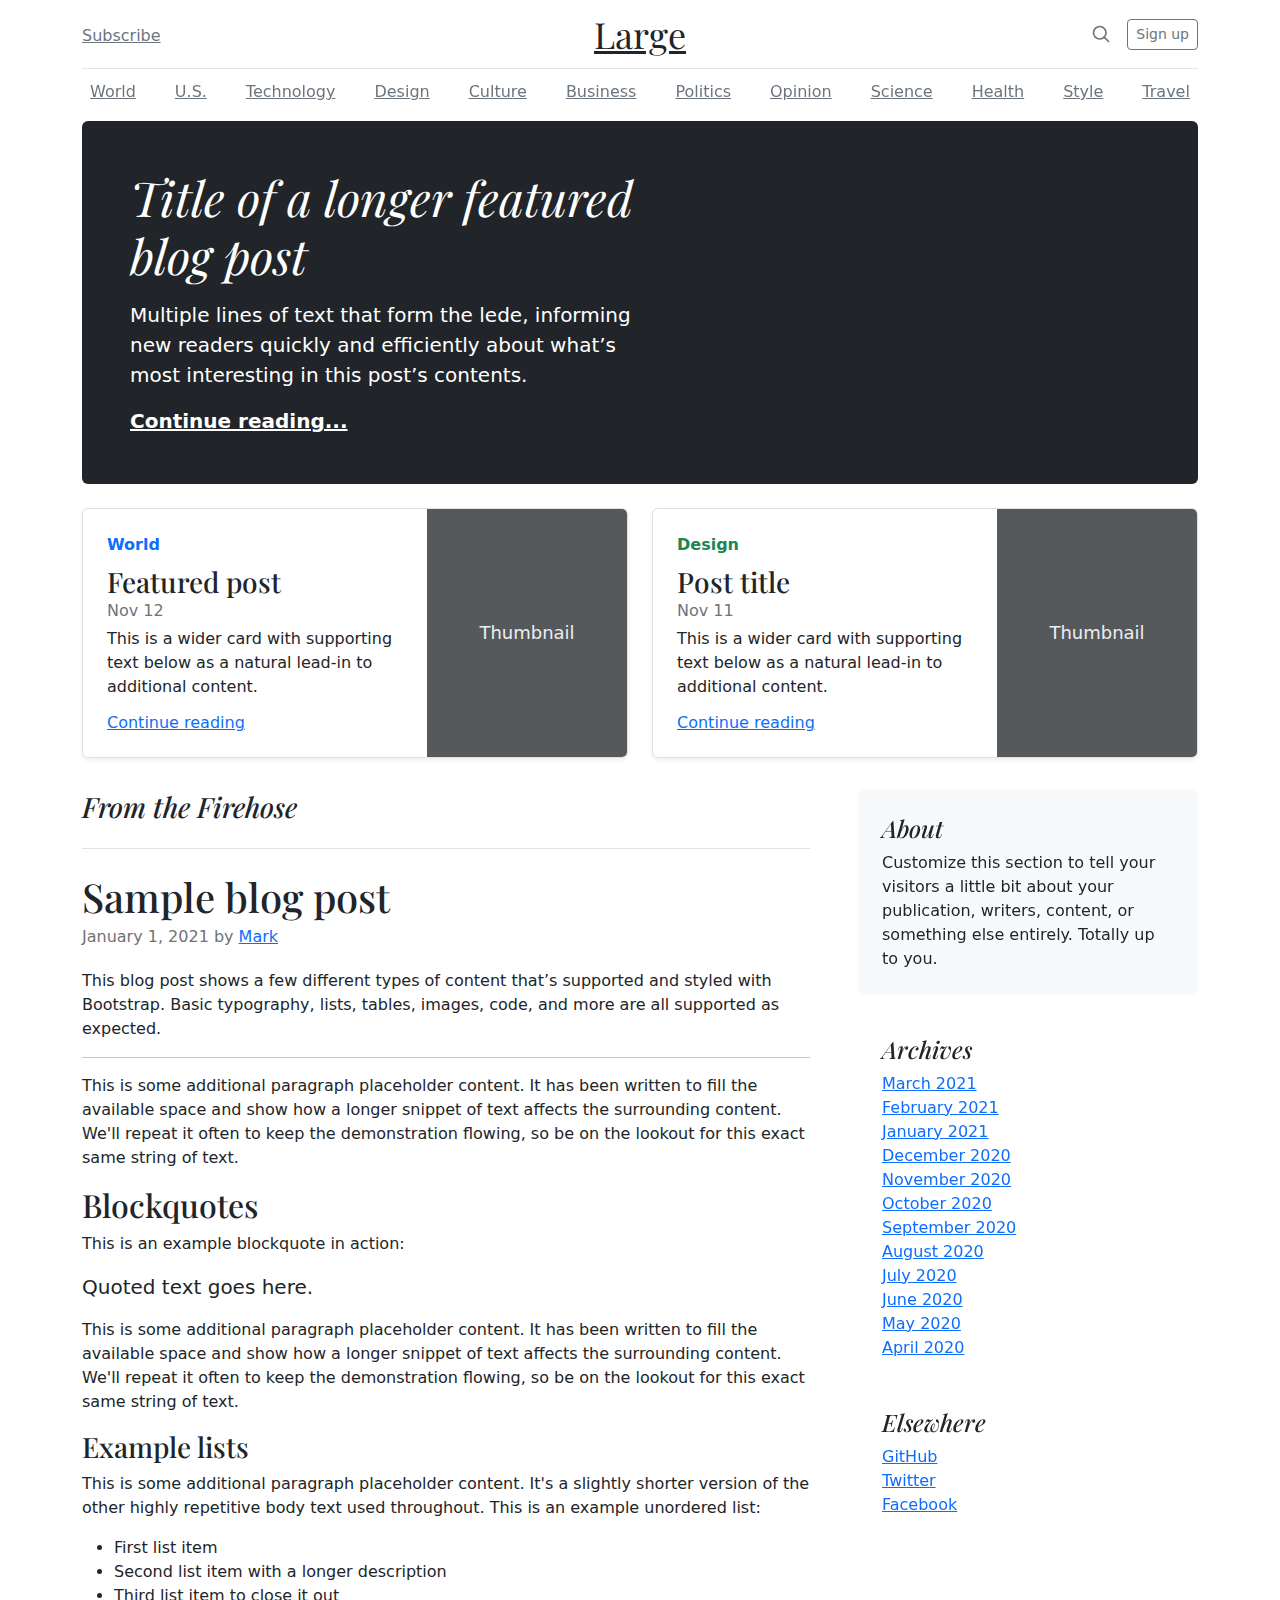
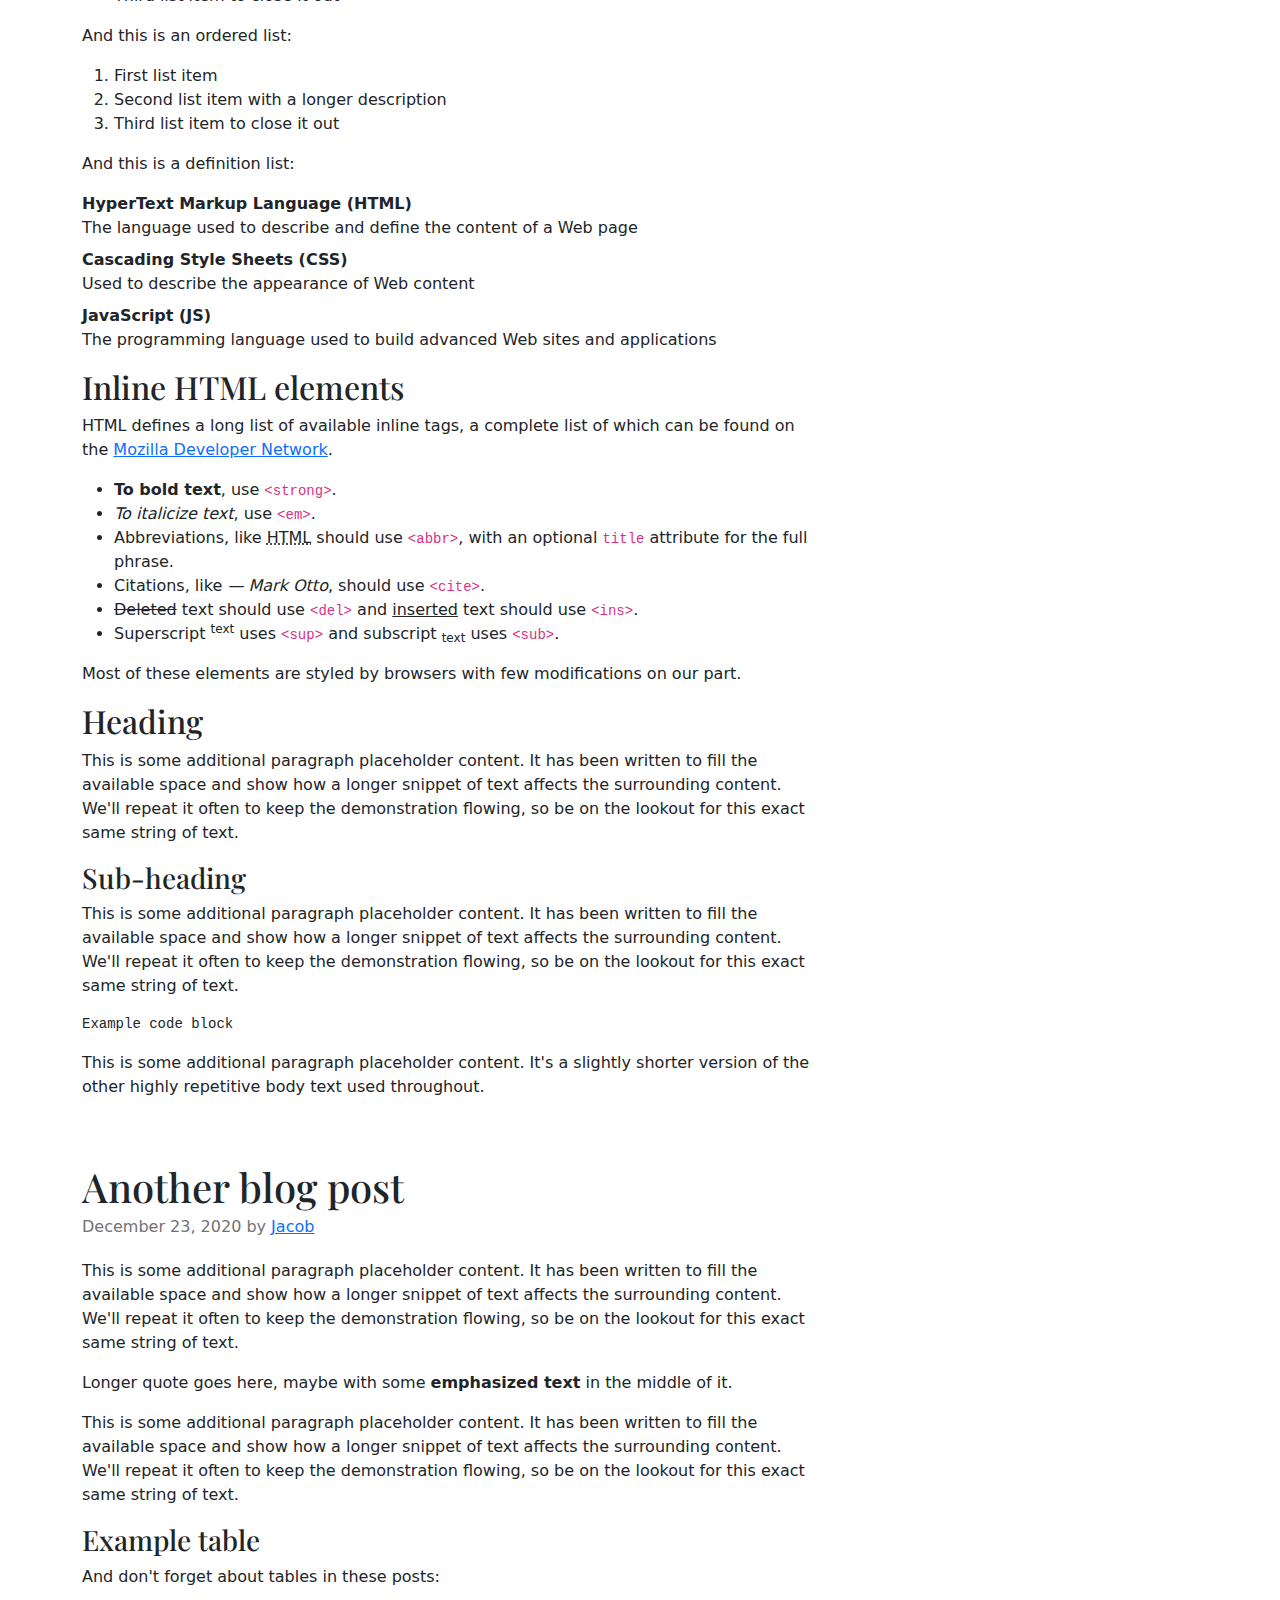
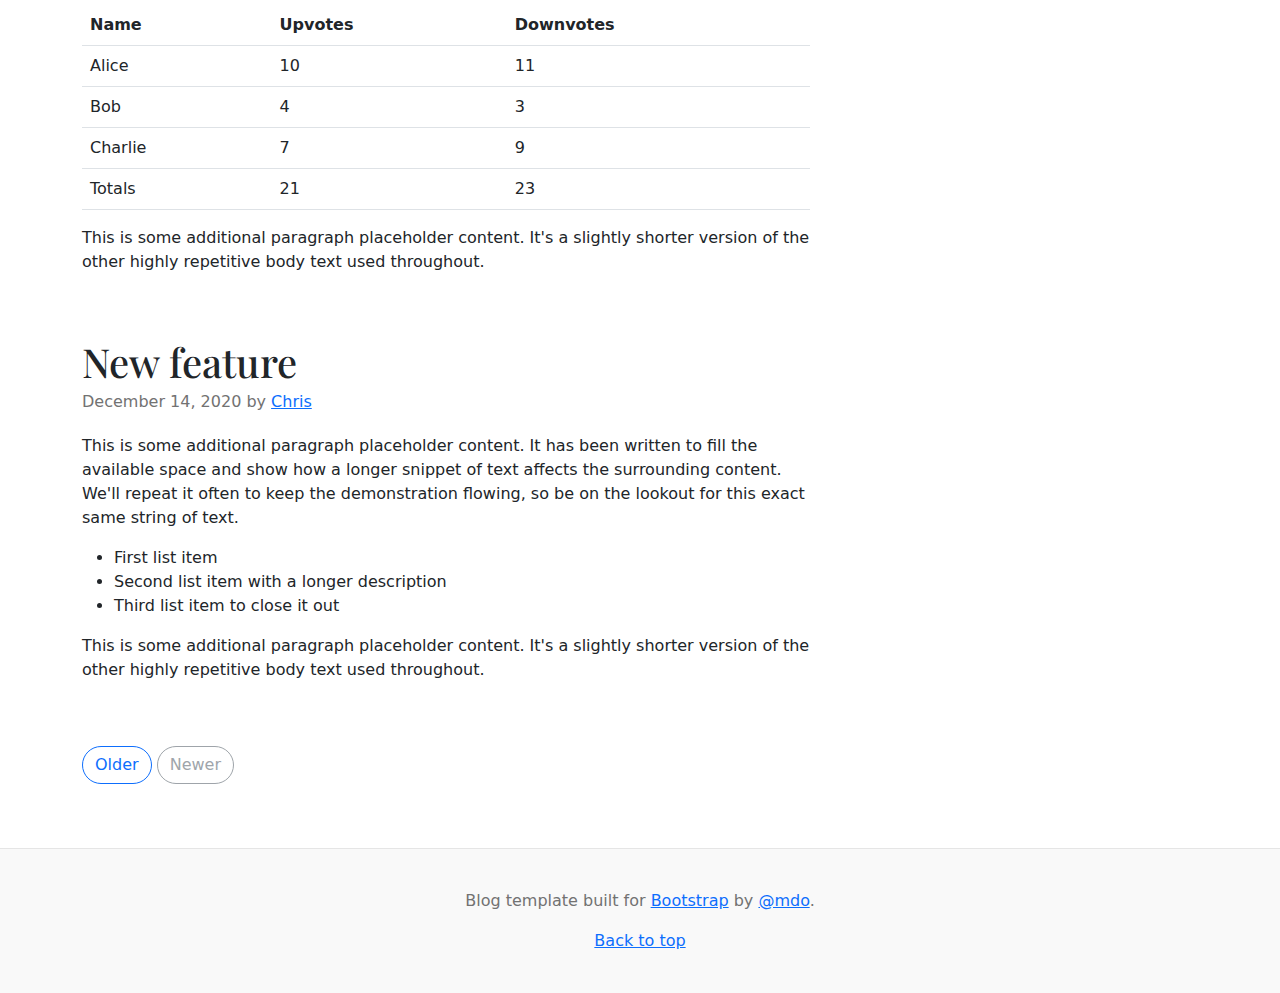
<file: bootstrap-5.2.3-examples/bootstrap-5.2.3-examples/blog/index.html>
<!doctype html>
<html lang="en">
  <head>
    <meta charset="utf-8">
    <meta name="viewport" content="width=device-width, initial-scale=1">
    <meta name="description" content="">
    <meta name="author" content="Mark Otto, Jacob Thornton, and Bootstrap contributors">
    <meta name="generator" content="Hugo 0.104.2">
    <title>Blog Template · Bootstrap v5.2</title>

    <link rel="canonical" href="https://getbootstrap.com/docs/5.2/examples/blog/">

    

    

<link href="../assets/dist/css/bootstrap.min.css" rel="stylesheet">

    <style>
      .bd-placeholder-img {
        font-size: 1.125rem;
        text-anchor: middle;
        -webkit-user-select: none;
        -moz-user-select: none;
        user-select: none;
      }

      @media (min-width: 768px) {
        .bd-placeholder-img-lg {
          font-size: 3.5rem;
        }
      }

      .b-example-divider {
        height: 3rem;
        background-color: rgba(0, 0, 0, .1);
        border: solid rgba(0, 0, 0, .15);
        border-width: 1px 0;
        box-shadow: inset 0 .5em 1.5em rgba(0, 0, 0, .1), inset 0 .125em .5em rgba(0, 0, 0, .15);
      }

      .b-example-vr {
        flex-shrink: 0;
        width: 1.5rem;
        height: 100vh;
      }

      .bi {
        vertical-align: -.125em;
        fill: currentColor;
      }

      .nav-scroller {
        position: relative;
        z-index: 2;
        height: 2.75rem;
        overflow-y: hidden;
      }

      .nav-scroller .nav {
        display: flex;
        flex-wrap: nowrap;
        padding-bottom: 1rem;
        margin-top: -1px;
        overflow-x: auto;
        text-align: center;
        white-space: nowrap;
        -webkit-overflow-scrolling: touch;
      }
    </style>

    
    <!-- Custom styles for this template -->
    <link href="https://fonts.googleapis.com/css?family=Playfair&#43;Display:700,900&amp;display=swap" rel="stylesheet">
    <!-- Custom styles for this template -->
    <link href="blog.css" rel="stylesheet">
  </head>
  <body>
    
<div class="container">
  <header class="blog-header lh-1 py-3">
    <div class="row flex-nowrap justify-content-between align-items-center">
      <div class="col-4 pt-1">
        <a class="link-secondary" href="#">Subscribe</a>
      </div>
      <div class="col-4 text-center">
        <a class="blog-header-logo text-dark" href="#">Large</a>
      </div>
      <div class="col-4 d-flex justify-content-end align-items-center">
        <a class="link-secondary" href="#" aria-label="Search">
          <svg xmlns="http://www.w3.org/2000/svg" width="20" height="20" fill="none" stroke="currentColor" stroke-linecap="round" stroke-linejoin="round" stroke-width="2" class="mx-3" role="img" viewBox="0 0 24 24"><title>Search</title><circle cx="10.5" cy="10.5" r="7.5"/><path d="M21 21l-5.2-5.2"/></svg>
        </a>
        <a class="btn btn-sm btn-outline-secondary" href="#">Sign up</a>
      </div>
    </div>
  </header>

  <div class="nav-scroller py-1 mb-2">
    <nav class="nav d-flex justify-content-between">
      <a class="p-2 link-secondary" href="#">World</a>
      <a class="p-2 link-secondary" href="#">U.S.</a>
      <a class="p-2 link-secondary" href="#">Technology</a>
      <a class="p-2 link-secondary" href="#">Design</a>
      <a class="p-2 link-secondary" href="#">Culture</a>
      <a class="p-2 link-secondary" href="#">Business</a>
      <a class="p-2 link-secondary" href="#">Politics</a>
      <a class="p-2 link-secondary" href="#">Opinion</a>
      <a class="p-2 link-secondary" href="#">Science</a>
      <a class="p-2 link-secondary" href="#">Health</a>
      <a class="p-2 link-secondary" href="#">Style</a>
      <a class="p-2 link-secondary" href="#">Travel</a>
    </nav>
  </div>
</div>

<main class="container">
  <div class="p-4 p-md-5 mb-4 rounded text-bg-dark">
    <div class="col-md-6 px-0">
      <h1 class="display-4 fst-italic">Title of a longer featured blog post</h1>
      <p class="lead my-3">Multiple lines of text that form the lede, informing new readers quickly and efficiently about what’s most interesting in this post’s contents.</p>
      <p class="lead mb-0"><a href="#" class="text-white fw-bold">Continue reading...</a></p>
    </div>
  </div>

  <div class="row mb-2">
    <div class="col-md-6">
      <div class="row g-0 border rounded overflow-hidden flex-md-row mb-4 shadow-sm h-md-250 position-relative">
        <div class="col p-4 d-flex flex-column position-static">
          <strong class="d-inline-block mb-2 text-primary">World</strong>
          <h3 class="mb-0">Featured post</h3>
          <div class="mb-1 text-muted">Nov 12</div>
          <p class="card-text mb-auto">This is a wider card with supporting text below as a natural lead-in to additional content.</p>
          <a href="#" class="stretched-link">Continue reading</a>
        </div>
        <div class="col-auto d-none d-lg-block">
          <svg class="bd-placeholder-img" width="200" height="250" xmlns="http://www.w3.org/2000/svg" role="img" aria-label="Placeholder: Thumbnail" preserveAspectRatio="xMidYMid slice" focusable="false"><title>Placeholder</title><rect width="100%" height="100%" fill="#55595c"/><text x="50%" y="50%" fill="#eceeef" dy=".3em">Thumbnail</text></svg>

        </div>
      </div>
    </div>
    <div class="col-md-6">
      <div class="row g-0 border rounded overflow-hidden flex-md-row mb-4 shadow-sm h-md-250 position-relative">
        <div class="col p-4 d-flex flex-column position-static">
          <strong class="d-inline-block mb-2 text-success">Design</strong>
          <h3 class="mb-0">Post title</h3>
          <div class="mb-1 text-muted">Nov 11</div>
          <p class="mb-auto">This is a wider card with supporting text below as a natural lead-in to additional content.</p>
          <a href="#" class="stretched-link">Continue reading</a>
        </div>
        <div class="col-auto d-none d-lg-block">
          <svg class="bd-placeholder-img" width="200" height="250" xmlns="http://www.w3.org/2000/svg" role="img" aria-label="Placeholder: Thumbnail" preserveAspectRatio="xMidYMid slice" focusable="false"><title>Placeholder</title><rect width="100%" height="100%" fill="#55595c"/><text x="50%" y="50%" fill="#eceeef" dy=".3em">Thumbnail</text></svg>

        </div>
      </div>
    </div>
  </div>

  <div class="row g-5">
    <div class="col-md-8">
      <h3 class="pb-4 mb-4 fst-italic border-bottom">
        From the Firehose
      </h3>

      <article class="blog-post">
        <h2 class="blog-post-title mb-1">Sample blog post</h2>
        <p class="blog-post-meta">January 1, 2021 by <a href="#">Mark</a></p>

        <p>This blog post shows a few different types of content that’s supported and styled with Bootstrap. Basic typography, lists, tables, images, code, and more are all supported as expected.</p>
        <hr>
        <p>This is some additional paragraph placeholder content. It has been written to fill the available space and show how a longer snippet of text affects the surrounding content. We'll repeat it often to keep the demonstration flowing, so be on the lookout for this exact same string of text.</p>
        <h2>Blockquotes</h2>
        <p>This is an example blockquote in action:</p>
        <blockquote class="blockquote">
          <p>Quoted text goes here.</p>
        </blockquote>
        <p>This is some additional paragraph placeholder content. It has been written to fill the available space and show how a longer snippet of text affects the surrounding content. We'll repeat it often to keep the demonstration flowing, so be on the lookout for this exact same string of text.</p>
        <h3>Example lists</h3>
        <p>This is some additional paragraph placeholder content. It's a slightly shorter version of the other highly repetitive body text used throughout. This is an example unordered list:</p>
        <ul>
          <li>First list item</li>
          <li>Second list item with a longer description</li>
          <li>Third list item to close it out</li>
        </ul>
        <p>And this is an ordered list:</p>
        <ol>
          <li>First list item</li>
          <li>Second list item with a longer description</li>
          <li>Third list item to close it out</li>
        </ol>
        <p>And this is a definition list:</p>
        <dl>
          <dt>HyperText Markup Language (HTML)</dt>
          <dd>The language used to describe and define the content of a Web page</dd>
          <dt>Cascading Style Sheets (CSS)</dt>
          <dd>Used to describe the appearance of Web content</dd>
          <dt>JavaScript (JS)</dt>
          <dd>The programming language used to build advanced Web sites and applications</dd>
        </dl>
        <h2>Inline HTML elements</h2>
        <p>HTML defines a long list of available inline tags, a complete list of which can be found on the <a href="https://developer.mozilla.org/en-US/docs/Web/HTML/Element">Mozilla Developer Network</a>.</p>
        <ul>
          <li><strong>To bold text</strong>, use <code class="language-plaintext highlighter-rouge">&lt;strong&gt;</code>.</li>
          <li><em>To italicize text</em>, use <code class="language-plaintext highlighter-rouge">&lt;em&gt;</code>.</li>
          <li>Abbreviations, like <abbr title="HyperText Markup Language">HTML</abbr> should use <code class="language-plaintext highlighter-rouge">&lt;abbr&gt;</code>, with an optional <code class="language-plaintext highlighter-rouge">title</code> attribute for the full phrase.</li>
          <li>Citations, like <cite>— Mark Otto</cite>, should use <code class="language-plaintext highlighter-rouge">&lt;cite&gt;</code>.</li>
          <li><del>Deleted</del> text should use <code class="language-plaintext highlighter-rouge">&lt;del&gt;</code> and <ins>inserted</ins> text should use <code class="language-plaintext highlighter-rouge">&lt;ins&gt;</code>.</li>
          <li>Superscript <sup>text</sup> uses <code class="language-plaintext highlighter-rouge">&lt;sup&gt;</code> and subscript <sub>text</sub> uses <code class="language-plaintext highlighter-rouge">&lt;sub&gt;</code>.</li>
        </ul>
        <p>Most of these elements are styled by browsers with few modifications on our part.</p>
        <h2>Heading</h2>
        <p>This is some additional paragraph placeholder content. It has been written to fill the available space and show how a longer snippet of text affects the surrounding content. We'll repeat it often to keep the demonstration flowing, so be on the lookout for this exact same string of text.</p>
        <h3>Sub-heading</h3>
        <p>This is some additional paragraph placeholder content. It has been written to fill the available space and show how a longer snippet of text affects the surrounding content. We'll repeat it often to keep the demonstration flowing, so be on the lookout for this exact same string of text.</p>
        <pre><code>Example code block</code></pre>
        <p>This is some additional paragraph placeholder content. It's a slightly shorter version of the other highly repetitive body text used throughout.</p>
      </article>

      <article class="blog-post">
        <h2 class="blog-post-title mb-1">Another blog post</h2>
        <p class="blog-post-meta">December 23, 2020 by <a href="#">Jacob</a></p>

        <p>This is some additional paragraph placeholder content. It has been written to fill the available space and show how a longer snippet of text affects the surrounding content. We'll repeat it often to keep the demonstration flowing, so be on the lookout for this exact same string of text.</p>
        <blockquote>
          <p>Longer quote goes here, maybe with some <strong>emphasized text</strong> in the middle of it.</p>
        </blockquote>
        <p>This is some additional paragraph placeholder content. It has been written to fill the available space and show how a longer snippet of text affects the surrounding content. We'll repeat it often to keep the demonstration flowing, so be on the lookout for this exact same string of text.</p>
        <h3>Example table</h3>
        <p>And don't forget about tables in these posts:</p>
        <table class="table">
          <thead>
            <tr>
              <th>Name</th>
              <th>Upvotes</th>
              <th>Downvotes</th>
            </tr>
          </thead>
          <tbody>
            <tr>
              <td>Alice</td>
              <td>10</td>
              <td>11</td>
            </tr>
            <tr>
              <td>Bob</td>
              <td>4</td>
              <td>3</td>
            </tr>
            <tr>
              <td>Charlie</td>
              <td>7</td>
              <td>9</td>
            </tr>
          </tbody>
          <tfoot>
            <tr>
              <td>Totals</td>
              <td>21</td>
              <td>23</td>
            </tr>
          </tfoot>
        </table>

        <p>This is some additional paragraph placeholder content. It's a slightly shorter version of the other highly repetitive body text used throughout.</p>
      </article>

      <article class="blog-post">
        <h2 class="blog-post-title mb-1">New feature</h2>
        <p class="blog-post-meta">December 14, 2020 by <a href="#">Chris</a></p>

        <p>This is some additional paragraph placeholder content. It has been written to fill the available space and show how a longer snippet of text affects the surrounding content. We'll repeat it often to keep the demonstration flowing, so be on the lookout for this exact same string of text.</p>
        <ul>
          <li>First list item</li>
          <li>Second list item with a longer description</li>
          <li>Third list item to close it out</li>
        </ul>
        <p>This is some additional paragraph placeholder content. It's a slightly shorter version of the other highly repetitive body text used throughout.</p>
      </article>

      <nav class="blog-pagination" aria-label="Pagination">
        <a class="btn btn-outline-primary rounded-pill" href="#">Older</a>
        <a class="btn btn-outline-secondary rounded-pill disabled">Newer</a>
      </nav>

    </div>

    <div class="col-md-4">
      <div class="position-sticky" style="top: 2rem;">
        <div class="p-4 mb-3 bg-light rounded">
          <h4 class="fst-italic">About</h4>
          <p class="mb-0">Customize this section to tell your visitors a little bit about your publication, writers, content, or something else entirely. Totally up to you.</p>
        </div>

        <div class="p-4">
          <h4 class="fst-italic">Archives</h4>
          <ol class="list-unstyled mb-0">
            <li><a href="#">March 2021</a></li>
            <li><a href="#">February 2021</a></li>
            <li><a href="#">January 2021</a></li>
            <li><a href="#">December 2020</a></li>
            <li><a href="#">November 2020</a></li>
            <li><a href="#">October 2020</a></li>
            <li><a href="#">September 2020</a></li>
            <li><a href="#">August 2020</a></li>
            <li><a href="#">July 2020</a></li>
            <li><a href="#">June 2020</a></li>
            <li><a href="#">May 2020</a></li>
            <li><a href="#">April 2020</a></li>
          </ol>
        </div>

        <div class="p-4">
          <h4 class="fst-italic">Elsewhere</h4>
          <ol class="list-unstyled">
            <li><a href="#">GitHub</a></li>
            <li><a href="#">Twitter</a></li>
            <li><a href="#">Facebook</a></li>
          </ol>
        </div>
      </div>
    </div>
  </div>

</main>

<footer class="blog-footer">
  <p>Blog template built for <a href="https://getbootstrap.com/">Bootstrap</a> by <a href="https://twitter.com/mdo">@mdo</a>.</p>
  <p>
    <a href="#">Back to top</a>
  </p>
</footer>


    
  </body>
</html>
</file>
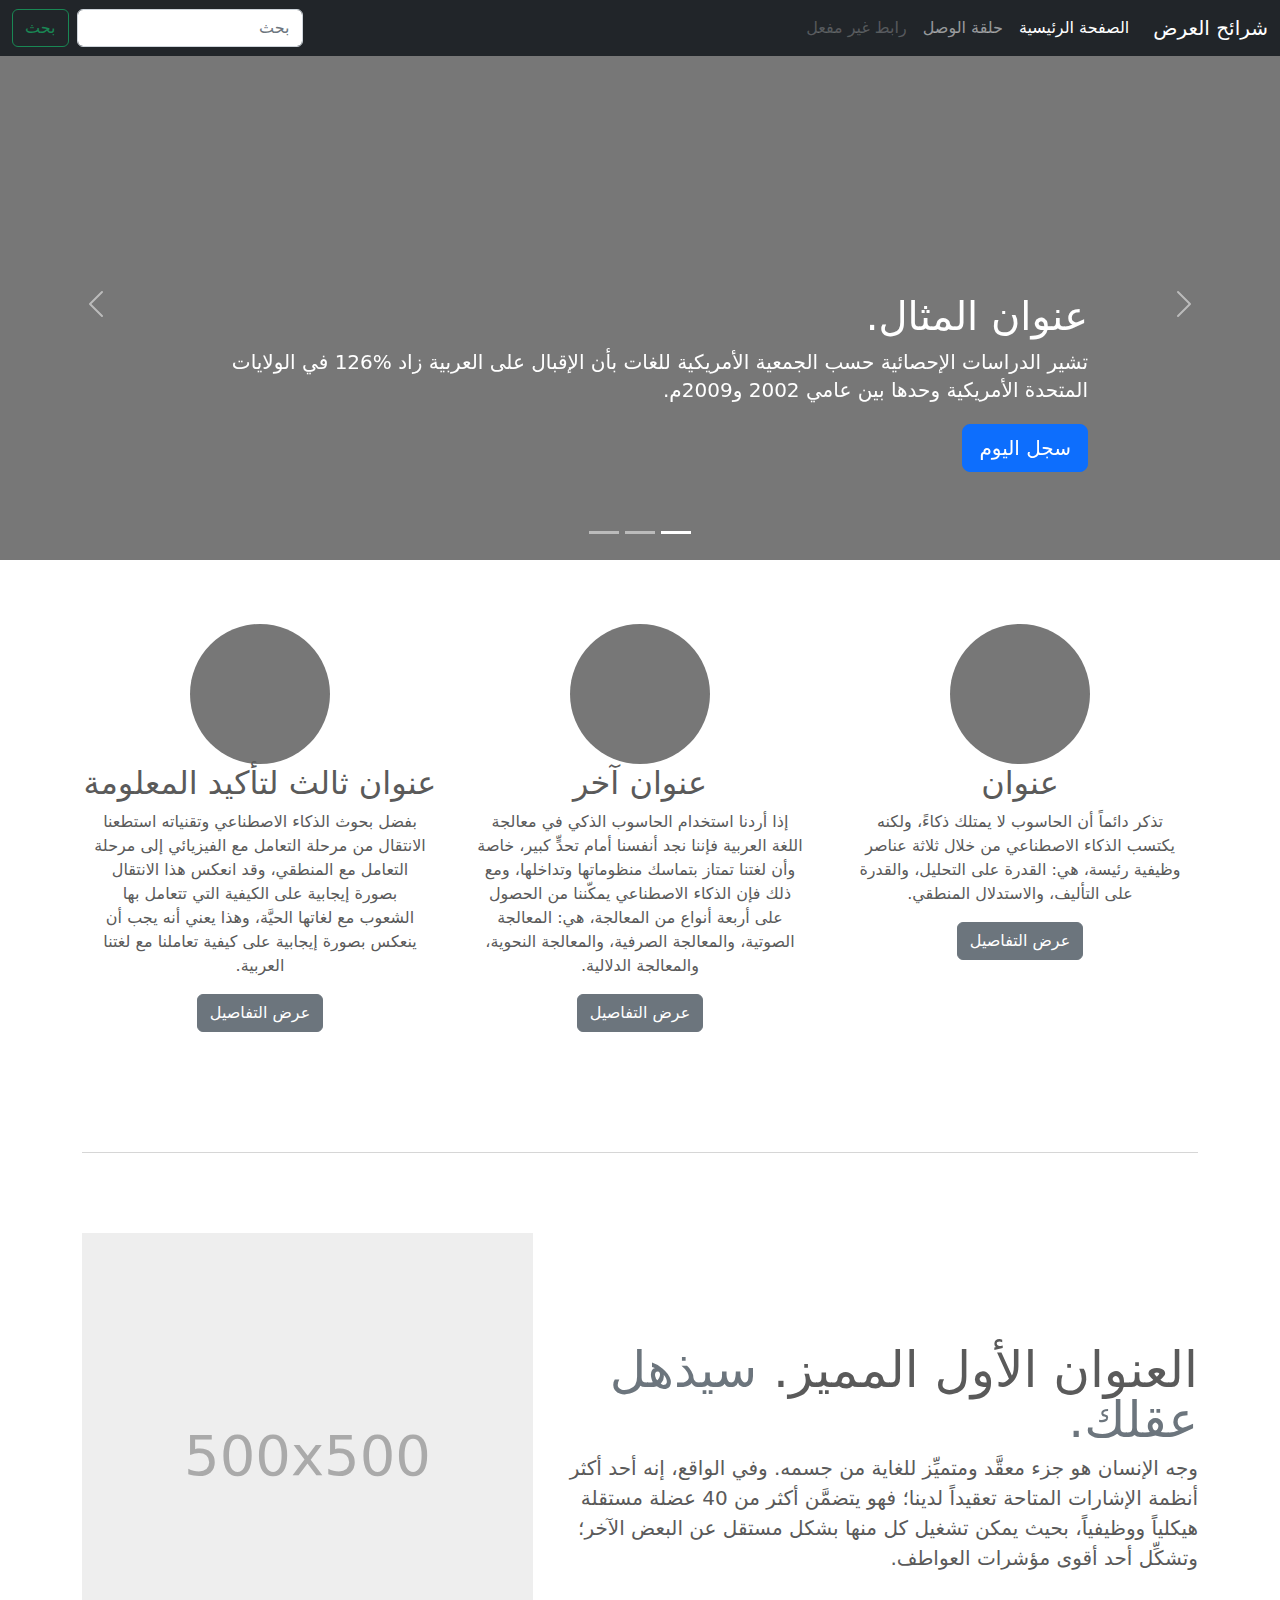
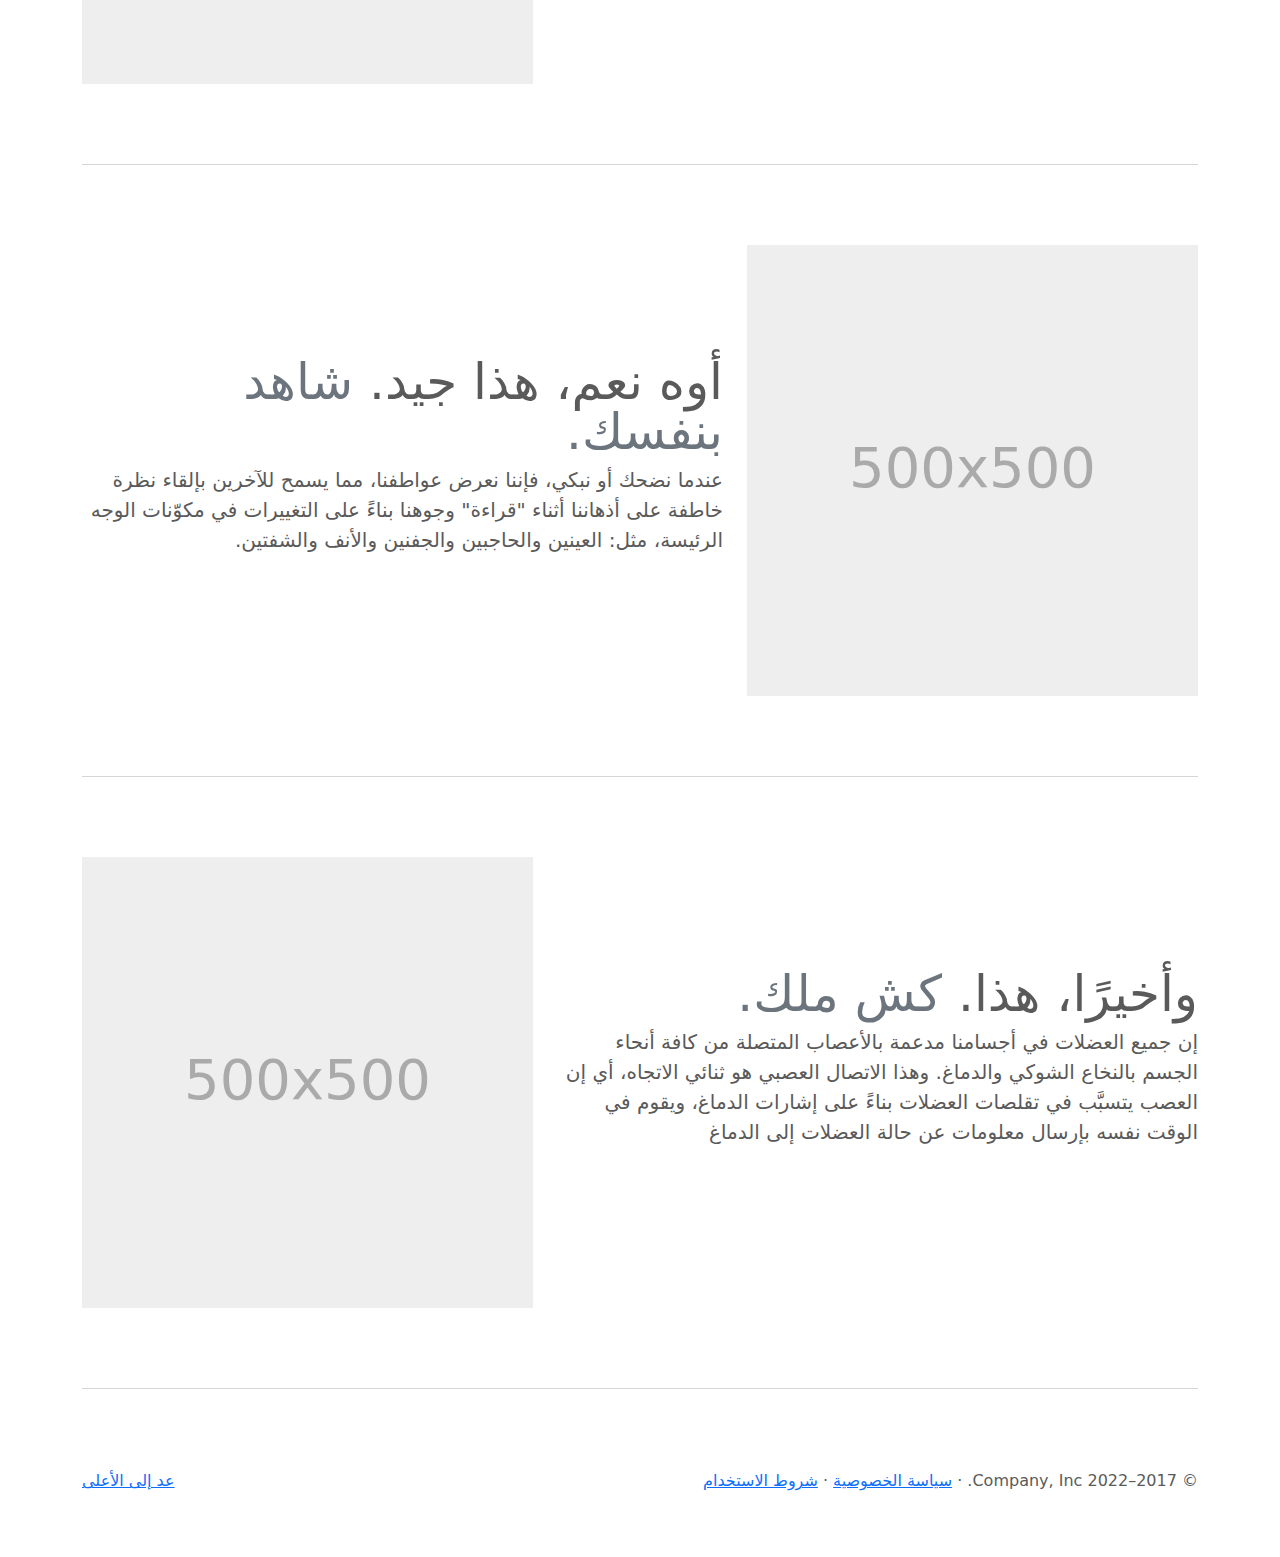
<file: bootstrap-5.2.3-examples/bootstrap-5.2.3-examples/carousel-rtl/index.html>
<!doctype html>
<html lang="ar" dir="rtl">
  <head>
    <meta charset="utf-8">
    <meta name="viewport" content="width=device-width, initial-scale=1">
    <meta name="description" content="">
    <meta name="author" content="Mark Otto, Jacob Thornton, and Bootstrap contributors">
    <meta name="generator" content="Hugo 0.104.2">
    <title>قالب  شرائح العرض · Bootstrap v5.2</title>

    <link rel="canonical" href="https://getbootstrap.com/docs/5.2/examples/carousel-rtl/">

    

    

<link href="../assets/dist/css/bootstrap.rtl.min.css" rel="stylesheet">

    <style>
      .bd-placeholder-img {
        font-size: 1.125rem;
        text-anchor: middle;
        -webkit-user-select: none;
        -moz-user-select: none;
        user-select: none;
      }

      @media (min-width: 768px) {
        .bd-placeholder-img-lg {
          font-size: 3.5rem;
        }
      }

      .b-example-divider {
        height: 3rem;
        background-color: rgba(0, 0, 0, .1);
        border: solid rgba(0, 0, 0, .15);
        border-width: 1px 0;
        box-shadow: inset 0 .5em 1.5em rgba(0, 0, 0, .1), inset 0 .125em .5em rgba(0, 0, 0, .15);
      }

      .b-example-vr {
        flex-shrink: 0;
        width: 1.5rem;
        height: 100vh;
      }

      .bi {
        vertical-align: -.125em;
        fill: currentColor;
      }

      .nav-scroller {
        position: relative;
        z-index: 2;
        height: 2.75rem;
        overflow-y: hidden;
      }

      .nav-scroller .nav {
        display: flex;
        flex-wrap: nowrap;
        padding-bottom: 1rem;
        margin-top: -1px;
        overflow-x: auto;
        text-align: center;
        white-space: nowrap;
        -webkit-overflow-scrolling: touch;
      }
    </style>

    
    <!-- Custom styles for this template -->
    <link href="../carousel/carousel.rtl.css" rel="stylesheet">
  </head>
  <body>
    
<header>
  <nav class="navbar navbar-expand-md navbar-dark fixed-top bg-dark">
    <div class="container-fluid">
      <a class="navbar-brand" href="#">شرائح العرض</a>
      <button class="navbar-toggler" type="button" data-bs-toggle="collapse" data-bs-target="#navbarCollapse" aria-controls="navbarCollapse" aria-expanded="false" aria-label="تبديل التنقل">
        <span class="navbar-toggler-icon"></span>
      </button>
      <div class="collapse navbar-collapse" id="navbarCollapse">
        <ul class="navbar-nav me-auto mb-2 mb-md-0">
          <li class="nav-item">
            <a class="nav-link active" aria-current="page" href="#">الصفحة الرئيسية</a>
          </li>
          <li class="nav-item">
            <a class="nav-link" href="#">حلقة الوصل</a>
          </li>
          <li class="nav-item">
            <a class="nav-link disabled">رابط غير مفعل</a>
          </li>
        </ul>
        <form class="d-flex" role="search">
          <input class="form-control me-2" type="search" placeholder="بحث" aria-label="بحث">
          <button class="btn btn-outline-success" type="submit">بحث</button>
        </form>
      </div>
    </div>
  </nav>
</header>

<main>

  <div id="myCarousel" class="carousel slide" data-bs-ride="carousel">
    <div class="carousel-indicators">
      <button type="button" data-bs-target="#myCarousel" data-bs-slide-to="0" class="active" aria-current="true" aria-label="Slide 1"></button>
      <button type="button" data-bs-target="#myCarousel" data-bs-slide-to="1" aria-label="Slide 2"></button>
      <button type="button" data-bs-target="#myCarousel" data-bs-slide-to="2" aria-label="Slide 3"></button>
    </div>
    <div class="carousel-inner">
      <div class="carousel-item active">
        <svg class="bd-placeholder-img" width="100%" height="100%" xmlns="http://www.w3.org/2000/svg" aria-hidden="true" preserveAspectRatio="xMidYMid slice" focusable="false"><rect width="100%" height="100%" fill="#777"/></svg>

        <div class="container">
          <div class="carousel-caption text-start">
            <h1>عنوان المثال.</h1>
            <p>تشير الدراسات الإحصائية حسب الجمعية الأمريكية للغات بأن الإقبال على العربية زاد %126 في الولايات المتحدة الأمريكية وحدها بين عامي 2002 و2009م.</p>
            <p><a class="btn btn-lg btn-primary" href="#">سجل اليوم</a></p>
          </div>
        </div>
      </div>
      <div class="carousel-item">
        <svg class="bd-placeholder-img" width="100%" height="100%" xmlns="http://www.w3.org/2000/svg" aria-hidden="true" preserveAspectRatio="xMidYMid slice" focusable="false"><rect width="100%" height="100%" fill="#777"/></svg>

        <div class="container">
          <div class="carousel-caption">
            <h1>عنوان مثال آخر.</h1>
            <p>حسب المجلس الثقافي البريطاني فإن تعليم الإنجليزية داخل بريطانيا يسهم في تعزيز اقتصادها بما يتجاوز ملياري جنيه سنوياً، كما أنه وفر أكثر من 26 ألف وظيفة.</p>
            <p><a class="btn btn-lg btn-primary" href="#">أعرف أكثر</a></p>
          </div>
        </div>
      </div>
      <div class="carousel-item">
        <svg class="bd-placeholder-img" width="100%" height="100%" xmlns="http://www.w3.org/2000/svg" aria-hidden="true" preserveAspectRatio="xMidYMid slice" focusable="false"><rect width="100%" height="100%" fill="#777"/></svg>

        <div class="container">
          <div class="carousel-caption text-end">
            <h1>واحد أكثر لقياس جيد.</h1>
            <p>الإحصاءات لحجم الاستثمار اللغوي خارج بريطانيا تتفاوت من سنة لأخرى إلا أن المدير التنفيذي للمجلس الثقافي البريطاني إدي بايرز يرى أن استثمار تعليم الإنجليزية في الخارج لا يحسب على المستوى المالي فحسب بل على المستوى السياسي أيضاً.</p>
            <p><a class="btn btn-lg btn-primary" href="#">تصفح المعرض</a></p>
          </div>
        </div>
      </div>
    </div>
    <button class="carousel-control-prev" type="button" data-bs-target="#myCarousel" data-bs-slide="prev">
      <span class="carousel-control-prev-icon" aria-hidden="true"></span>
      <span class="visually-hidden">السابق</span>
    </button>
    <button class="carousel-control-next" type="button" data-bs-target="#myCarousel" data-bs-slide="next">
      <span class="carousel-control-next-icon" aria-hidden="true"></span>
      <span class="visually-hidden">التالي</span>
    </button>
  </div>


  <!-- Marketing messaging and featurettes
  ================================================== -->
  <!-- Wrap the rest of the page in another container to center all the content. -->

  <div class="container marketing">

    <!-- Three columns of text below the carousel -->
    <div class="row">
      <div class="col-lg-4">
        <svg class="bd-placeholder-img rounded-circle" width="140" height="140" xmlns="http://www.w3.org/2000/svg" role="img" aria-label="Placeholder: 140x140" preserveAspectRatio="xMidYMid slice" focusable="false"><title>Placeholder</title><rect width="100%" height="100%" fill="#777"/><text x="50%" y="50%" fill="#777" dy=".3em">140x140</text></svg>

        <h2 class="fw-normal">عنوان</h2>
        <p>تذكر دائماً أن الحاسوب لا يمتلك ذكاءً، ولكنه يكتسب الذكاء الاصطناعي من خلال ثلاثة عناصر وظيفية رئيسة، هي: القدرة على التحليل، والقدرة على التأليف، والاستدلال المنطقي.</p>
        <p><a class="btn btn-secondary" href="#">عرض التفاصيل</a></p>
      </div><!-- /.col-lg-4 -->
      <div class="col-lg-4">
        <svg class="bd-placeholder-img rounded-circle" width="140" height="140" xmlns="http://www.w3.org/2000/svg" role="img" aria-label="Placeholder: 140x140" preserveAspectRatio="xMidYMid slice" focusable="false"><title>Placeholder</title><rect width="100%" height="100%" fill="#777"/><text x="50%" y="50%" fill="#777" dy=".3em">140x140</text></svg>

        <h2 class="fw-normal">عنوان آخر</h2>
        <p>إذا أردنا استخدام الحاسوب الذكي في معالجة اللغة العربية فإننا نجد أنفسنا أمام تحدٍّ كبير، خاصة وأن لغتنا تمتاز بتماسك منظوماتها وتداخلها، ومع ذلك فإن الذكاء الاصطناعي يمكّننا من الحصول على أربعة أنواع من المعالجة، هي: المعالجة الصوتية، والمعالجة الصرفية، والمعالجة النحوية، والمعالجة الدلالية.</p>
        <p><a class="btn btn-secondary" href="#">عرض التفاصيل</a></p>
      </div><!-- /.col-lg-4 -->
      <div class="col-lg-4">
        <svg class="bd-placeholder-img rounded-circle" width="140" height="140" xmlns="http://www.w3.org/2000/svg" role="img" aria-label="Placeholder: 140x140" preserveAspectRatio="xMidYMid slice" focusable="false"><title>Placeholder</title><rect width="100%" height="100%" fill="#777"/><text x="50%" y="50%" fill="#777" dy=".3em">140x140</text></svg>

        <h2 class="fw-normal">عنوان ثالث لتأكيد المعلومة</h2>
        <p>بفضل بحوث الذكاء الاصطناعي وتقنياته استطعنا الانتقال من مرحلة التعامل مع الفيزيائي إلى مرحلة التعامل مع المنطقي، وقد انعكس هذا الانتقال بصورة إيجابية على الكيفية التي تتعامل بها الشعوب مع لغاتها الحيَّة، وهذا يعني أنه يجب أن ينعكس بصورة إيجابية على كيفية تعاملنا مع لغتنا العربية.</p>
        <p><a class="btn btn-secondary" href="#">عرض التفاصيل</a></p>
      </div><!-- /.col-lg-4 -->
    </div><!-- /.row -->


    <!-- START THE FEATURETTES -->

    <hr class="featurette-divider">

    <div class="row featurette">
      <div class="col-md-7">
        <h2 class="featurette-heading fw-normal lh-1">العنوان الأول المميز. <span class="text-muted"> سيذهل عقلك. </span></h2>
        <p class="lead">وجه الإنسان هو جزء معقَّد ومتميِّز للغاية من جسمه. وفي الواقع، إنه أحد أكثر أنظمة الإشارات المتاحة تعقيداً لدينا؛ فهو يتضمَّن أكثر من 40 عضلة مستقلة هيكلياً ووظيفياً، بحيث يمكن تشغيل كل منها بشكل مستقل عن البعض الآخر؛ وتشكِّل أحد أقوى مؤشرات العواطف.</p>
      </div>
      <div class="col-md-5">
        <svg class="bd-placeholder-img bd-placeholder-img-lg featurette-image img-fluid mx-auto" width="500" height="500" xmlns="http://www.w3.org/2000/svg" role="img" aria-label="Placeholder: 500x500" preserveAspectRatio="xMidYMid slice" focusable="false"><title>Placeholder</title><rect width="100%" height="100%" fill="#eee"/><text x="50%" y="50%" fill="#aaa" dy=".3em">500x500</text></svg>

      </div>
    </div>

    <hr class="featurette-divider">

    <div class="row featurette">
      <div class="col-md-7 order-md-2">
        <h2 class="featurette-heading fw-normal lh-1">أوه نعم، هذا جيد. <span class="text-muted"> شاهد بنفسك. </span></h2>
        <p class="lead">عندما نضحك أو نبكي، فإننا نعرض عواطفنا، مما يسمح للآخرين بإلقاء نظرة خاطفة على أذهاننا أثناء "قراءة" وجوهنا بناءً على التغييرات في مكوّنات الوجه الرئيسة، مثل: العينين والحاجبين والجفنين والأنف والشفتين.</p>
      </div>
      <div class="col-md-5 order-md-1">
        <svg class="bd-placeholder-img bd-placeholder-img-lg featurette-image img-fluid mx-auto" width="500" height="500" xmlns="http://www.w3.org/2000/svg" role="img" aria-label="Placeholder: 500x500" preserveAspectRatio="xMidYMid slice" focusable="false"><title>Placeholder</title><rect width="100%" height="100%" fill="#eee"/><text x="50%" y="50%" fill="#aaa" dy=".3em">500x500</text></svg>

      </div>
    </div>

    <hr class="featurette-divider">

    <div class="row featurette">
      <div class="col-md-7">
        <h2 class="featurette-heading fw-normal lh-1">وأخيرًا، هذا. <span class="text-muted"> كش ملك. </span></h2>
        <p class="lead">إن جميع العضلات في أجسامنا مدعمة بالأعصاب المتصلة من كافة أنحاء الجسم بالنخاع الشوكي والدماغ. وهذا الاتصال العصبي هو ثنائي الاتجاه، أي إن العصب يتسبَّب في تقلصات العضلات بناءً على إشارات الدماغ، ويقوم في الوقت نفسه بإرسال معلومات عن حالة العضلات إلى الدماغ</p>
      </div>
      <div class="col-md-5">
        <svg class="bd-placeholder-img bd-placeholder-img-lg featurette-image img-fluid mx-auto" width="500" height="500" xmlns="http://www.w3.org/2000/svg" role="img" aria-label="Placeholder: 500x500" preserveAspectRatio="xMidYMid slice" focusable="false"><title>Placeholder</title><rect width="100%" height="100%" fill="#eee"/><text x="50%" y="50%" fill="#aaa" dy=".3em">500x500</text></svg>

      </div>
    </div>

    <hr class="featurette-divider">

    <!-- /END THE FEATURETTES -->

  </div><!-- /.container -->


  <!-- FOOTER -->
  <footer class="container">
    <p class="float-end"><a href="#">عد إلى الأعلى</a></p>
    <p>&copy; 2017–2022 Company, Inc. &middot; <a href="#">سياسة الخصوصية</a> &middot; <a href="#">شروط الاستخدام</a></p>
  </footer>
</main>


    <script src="../assets/dist/js/bootstrap.bundle.min.js"></script>

      
  </body>
</html>
</file>
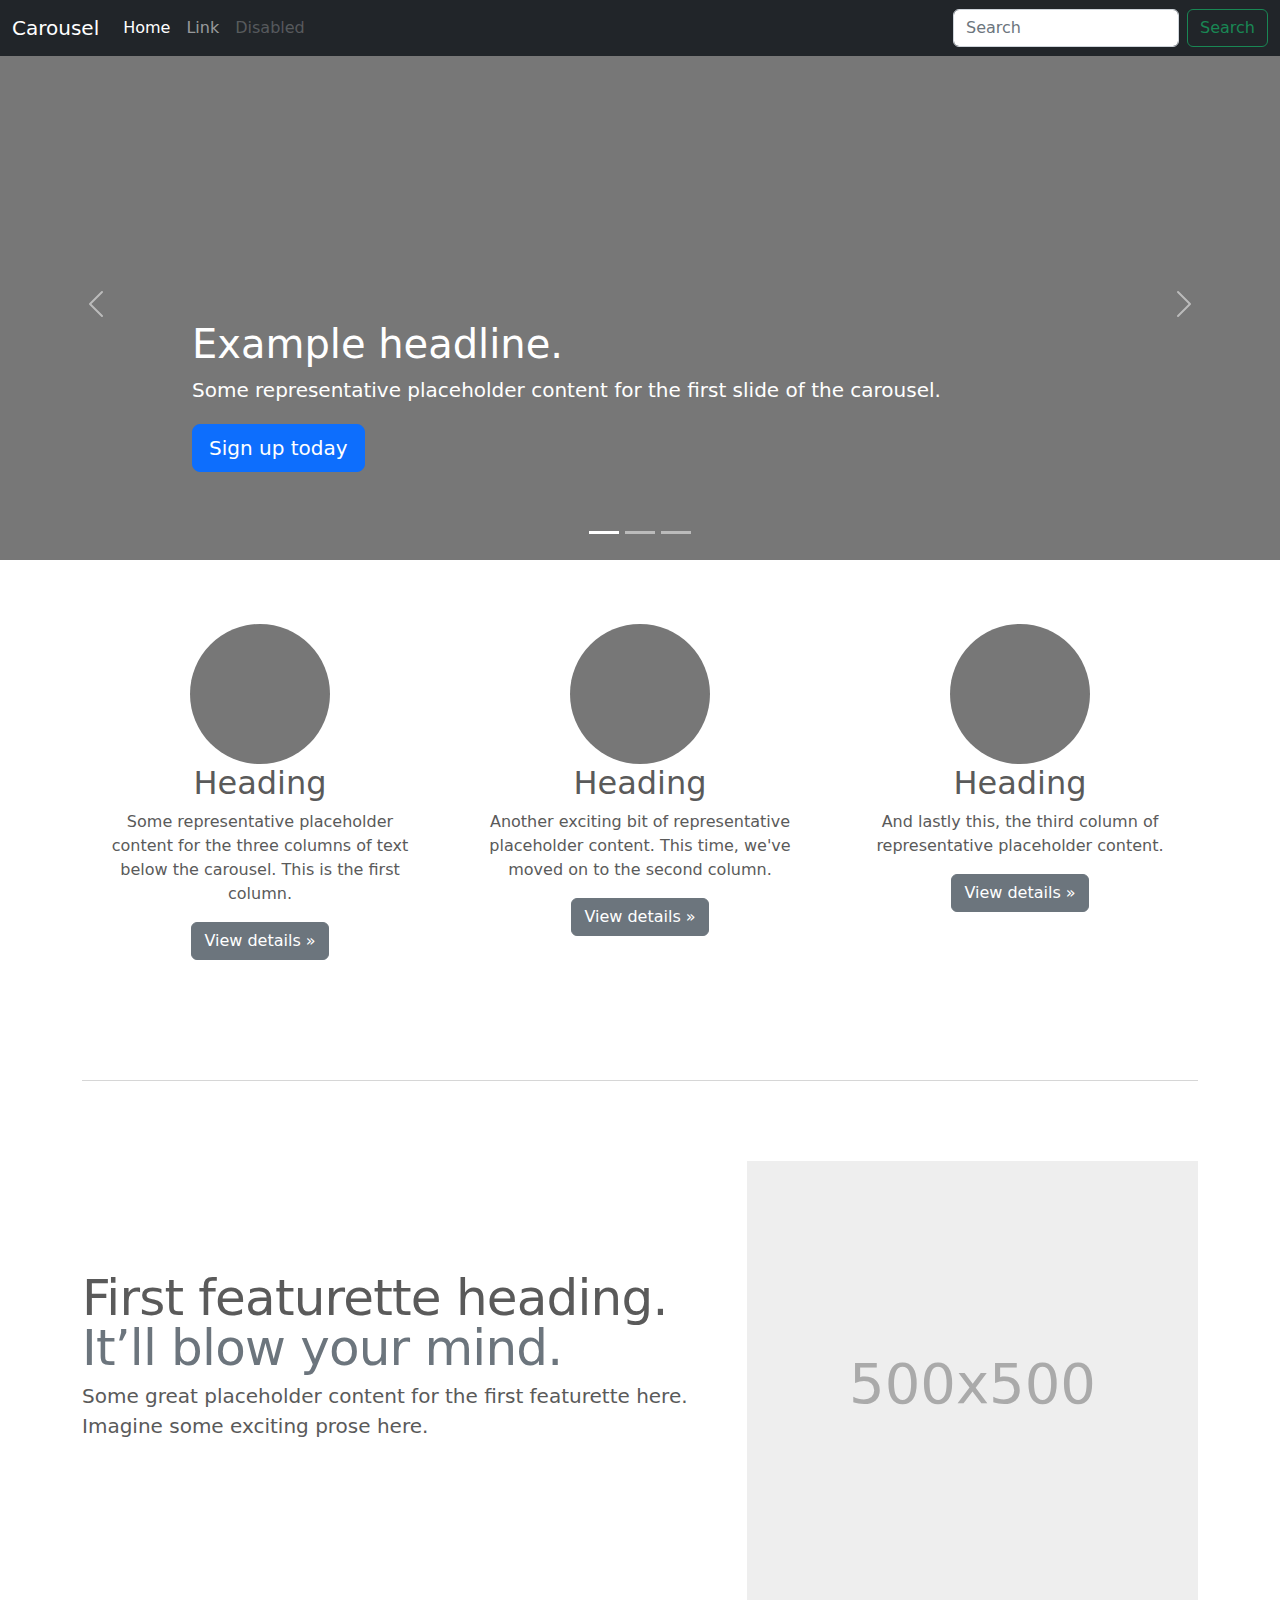
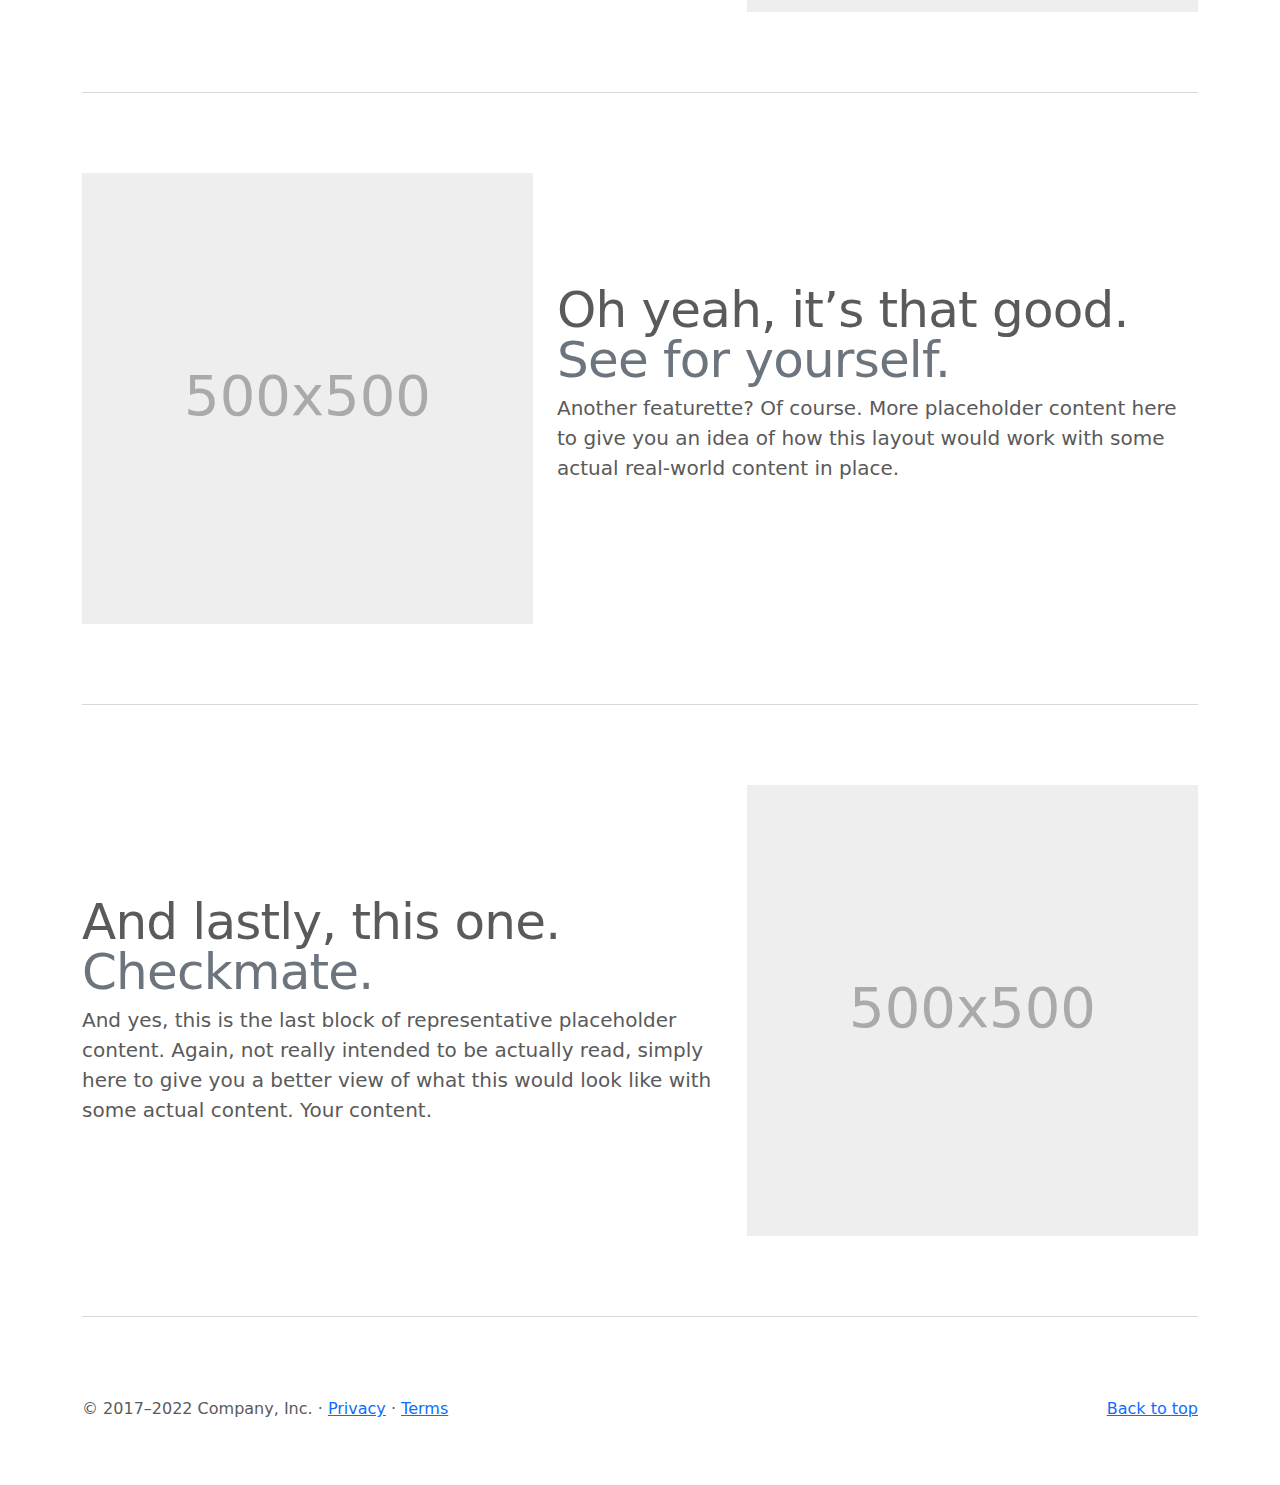
<file: bootstrap-5.2.3-examples/bootstrap-5.2.3-examples/carousel/index.html>
<!doctype html>
<html lang="en">
  <head>
    <meta charset="utf-8">
    <meta name="viewport" content="width=device-width, initial-scale=1">
    <meta name="description" content="">
    <meta name="author" content="Mark Otto, Jacob Thornton, and Bootstrap contributors">
    <meta name="generator" content="Hugo 0.104.2">
    <title>Carousel Template · Bootstrap v5.2</title>

    <link rel="canonical" href="https://getbootstrap.com/docs/5.2/examples/carousel/">

    

    

<link href="../assets/dist/css/bootstrap.min.css" rel="stylesheet">

    <style>
      .bd-placeholder-img {
        font-size: 1.125rem;
        text-anchor: middle;
        -webkit-user-select: none;
        -moz-user-select: none;
        user-select: none;
      }

      @media (min-width: 768px) {
        .bd-placeholder-img-lg {
          font-size: 3.5rem;
        }
      }

      .b-example-divider {
        height: 3rem;
        background-color: rgba(0, 0, 0, .1);
        border: solid rgba(0, 0, 0, .15);
        border-width: 1px 0;
        box-shadow: inset 0 .5em 1.5em rgba(0, 0, 0, .1), inset 0 .125em .5em rgba(0, 0, 0, .15);
      }

      .b-example-vr {
        flex-shrink: 0;
        width: 1.5rem;
        height: 100vh;
      }

      .bi {
        vertical-align: -.125em;
        fill: currentColor;
      }

      .nav-scroller {
        position: relative;
        z-index: 2;
        height: 2.75rem;
        overflow-y: hidden;
      }

      .nav-scroller .nav {
        display: flex;
        flex-wrap: nowrap;
        padding-bottom: 1rem;
        margin-top: -1px;
        overflow-x: auto;
        text-align: center;
        white-space: nowrap;
        -webkit-overflow-scrolling: touch;
      }
    </style>

    
    <!-- Custom styles for this template -->
    <link href="carousel.css" rel="stylesheet">
  </head>
  <body>
    
<header>
  <nav class="navbar navbar-expand-md navbar-dark fixed-top bg-dark">
    <div class="container-fluid">
      <a class="navbar-brand" href="#">Carousel</a>
      <button class="navbar-toggler" type="button" data-bs-toggle="collapse" data-bs-target="#navbarCollapse" aria-controls="navbarCollapse" aria-expanded="false" aria-label="Toggle navigation">
        <span class="navbar-toggler-icon"></span>
      </button>
      <div class="collapse navbar-collapse" id="navbarCollapse">
        <ul class="navbar-nav me-auto mb-2 mb-md-0">
          <li class="nav-item">
            <a class="nav-link active" aria-current="page" href="#">Home</a>
          </li>
          <li class="nav-item">
            <a class="nav-link" href="#">Link</a>
          </li>
          <li class="nav-item">
            <a class="nav-link disabled">Disabled</a>
          </li>
        </ul>
        <form class="d-flex" role="search">
          <input class="form-control me-2" type="search" placeholder="Search" aria-label="Search">
          <button class="btn btn-outline-success" type="submit">Search</button>
        </form>
      </div>
    </div>
  </nav>
</header>

<main>

  <div id="myCarousel" class="carousel slide" data-bs-ride="carousel">
    <div class="carousel-indicators">
      <button type="button" data-bs-target="#myCarousel" data-bs-slide-to="0" class="active" aria-current="true" aria-label="Slide 1"></button>
      <button type="button" data-bs-target="#myCarousel" data-bs-slide-to="1" aria-label="Slide 2"></button>
      <button type="button" data-bs-target="#myCarousel" data-bs-slide-to="2" aria-label="Slide 3"></button>
    </div>
    <div class="carousel-inner">
      <div class="carousel-item active">
        <svg class="bd-placeholder-img" width="100%" height="100%" xmlns="http://www.w3.org/2000/svg" aria-hidden="true" preserveAspectRatio="xMidYMid slice" focusable="false"><rect width="100%" height="100%" fill="#777"/></svg>

        <div class="container">
          <div class="carousel-caption text-start">
            <h1>Example headline.</h1>
            <p>Some representative placeholder content for the first slide of the carousel.</p>
            <p><a class="btn btn-lg btn-primary" href="#">Sign up today</a></p>
          </div>
        </div>
      </div>
      <div class="carousel-item">
        <svg class="bd-placeholder-img" width="100%" height="100%" xmlns="http://www.w3.org/2000/svg" aria-hidden="true" preserveAspectRatio="xMidYMid slice" focusable="false"><rect width="100%" height="100%" fill="#777"/></svg>

        <div class="container">
          <div class="carousel-caption">
            <h1>Another example headline.</h1>
            <p>Some representative placeholder content for the second slide of the carousel.</p>
            <p><a class="btn btn-lg btn-primary" href="#">Learn more</a></p>
          </div>
        </div>
      </div>
      <div class="carousel-item">
        <svg class="bd-placeholder-img" width="100%" height="100%" xmlns="http://www.w3.org/2000/svg" aria-hidden="true" preserveAspectRatio="xMidYMid slice" focusable="false"><rect width="100%" height="100%" fill="#777"/></svg>

        <div class="container">
          <div class="carousel-caption text-end">
            <h1>One more for good measure.</h1>
            <p>Some representative placeholder content for the third slide of this carousel.</p>
            <p><a class="btn btn-lg btn-primary" href="#">Browse gallery</a></p>
          </div>
        </div>
      </div>
    </div>
    <button class="carousel-control-prev" type="button" data-bs-target="#myCarousel" data-bs-slide="prev">
      <span class="carousel-control-prev-icon" aria-hidden="true"></span>
      <span class="visually-hidden">Previous</span>
    </button>
    <button class="carousel-control-next" type="button" data-bs-target="#myCarousel" data-bs-slide="next">
      <span class="carousel-control-next-icon" aria-hidden="true"></span>
      <span class="visually-hidden">Next</span>
    </button>
  </div>


  <!-- Marketing messaging and featurettes
  ================================================== -->
  <!-- Wrap the rest of the page in another container to center all the content. -->

  <div class="container marketing">

    <!-- Three columns of text below the carousel -->
    <div class="row">
      <div class="col-lg-4">
        <svg class="bd-placeholder-img rounded-circle" width="140" height="140" xmlns="http://www.w3.org/2000/svg" role="img" aria-label="Placeholder: 140x140" preserveAspectRatio="xMidYMid slice" focusable="false"><title>Placeholder</title><rect width="100%" height="100%" fill="#777"/><text x="50%" y="50%" fill="#777" dy=".3em">140x140</text></svg>

        <h2 class="fw-normal">Heading</h2>
        <p>Some representative placeholder content for the three columns of text below the carousel. This is the first column.</p>
        <p><a class="btn btn-secondary" href="#">View details &raquo;</a></p>
      </div><!-- /.col-lg-4 -->
      <div class="col-lg-4">
        <svg class="bd-placeholder-img rounded-circle" width="140" height="140" xmlns="http://www.w3.org/2000/svg" role="img" aria-label="Placeholder: 140x140" preserveAspectRatio="xMidYMid slice" focusable="false"><title>Placeholder</title><rect width="100%" height="100%" fill="#777"/><text x="50%" y="50%" fill="#777" dy=".3em">140x140</text></svg>

        <h2 class="fw-normal">Heading</h2>
        <p>Another exciting bit of representative placeholder content. This time, we've moved on to the second column.</p>
        <p><a class="btn btn-secondary" href="#">View details &raquo;</a></p>
      </div><!-- /.col-lg-4 -->
      <div class="col-lg-4">
        <svg class="bd-placeholder-img rounded-circle" width="140" height="140" xmlns="http://www.w3.org/2000/svg" role="img" aria-label="Placeholder: 140x140" preserveAspectRatio="xMidYMid slice" focusable="false"><title>Placeholder</title><rect width="100%" height="100%" fill="#777"/><text x="50%" y="50%" fill="#777" dy=".3em">140x140</text></svg>

        <h2 class="fw-normal">Heading</h2>
        <p>And lastly this, the third column of representative placeholder content.</p>
        <p><a class="btn btn-secondary" href="#">View details &raquo;</a></p>
      </div><!-- /.col-lg-4 -->
    </div><!-- /.row -->


    <!-- START THE FEATURETTES -->

    <hr class="featurette-divider">

    <div class="row featurette">
      <div class="col-md-7">
        <h2 class="featurette-heading fw-normal lh-1">First featurette heading. <span class="text-muted">It’ll blow your mind.</span></h2>
        <p class="lead">Some great placeholder content for the first featurette here. Imagine some exciting prose here.</p>
      </div>
      <div class="col-md-5">
        <svg class="bd-placeholder-img bd-placeholder-img-lg featurette-image img-fluid mx-auto" width="500" height="500" xmlns="http://www.w3.org/2000/svg" role="img" aria-label="Placeholder: 500x500" preserveAspectRatio="xMidYMid slice" focusable="false"><title>Placeholder</title><rect width="100%" height="100%" fill="#eee"/><text x="50%" y="50%" fill="#aaa" dy=".3em">500x500</text></svg>

      </div>
    </div>

    <hr class="featurette-divider">

    <div class="row featurette">
      <div class="col-md-7 order-md-2">
        <h2 class="featurette-heading fw-normal lh-1">Oh yeah, it’s that good. <span class="text-muted">See for yourself.</span></h2>
        <p class="lead">Another featurette? Of course. More placeholder content here to give you an idea of how this layout would work with some actual real-world content in place.</p>
      </div>
      <div class="col-md-5 order-md-1">
        <svg class="bd-placeholder-img bd-placeholder-img-lg featurette-image img-fluid mx-auto" width="500" height="500" xmlns="http://www.w3.org/2000/svg" role="img" aria-label="Placeholder: 500x500" preserveAspectRatio="xMidYMid slice" focusable="false"><title>Placeholder</title><rect width="100%" height="100%" fill="#eee"/><text x="50%" y="50%" fill="#aaa" dy=".3em">500x500</text></svg>

      </div>
    </div>

    <hr class="featurette-divider">

    <div class="row featurette">
      <div class="col-md-7">
        <h2 class="featurette-heading fw-normal lh-1">And lastly, this one. <span class="text-muted">Checkmate.</span></h2>
        <p class="lead">And yes, this is the last block of representative placeholder content. Again, not really intended to be actually read, simply here to give you a better view of what this would look like with some actual content. Your content.</p>
      </div>
      <div class="col-md-5">
        <svg class="bd-placeholder-img bd-placeholder-img-lg featurette-image img-fluid mx-auto" width="500" height="500" xmlns="http://www.w3.org/2000/svg" role="img" aria-label="Placeholder: 500x500" preserveAspectRatio="xMidYMid slice" focusable="false"><title>Placeholder</title><rect width="100%" height="100%" fill="#eee"/><text x="50%" y="50%" fill="#aaa" dy=".3em">500x500</text></svg>

      </div>
    </div>

    <hr class="featurette-divider">

    <!-- /END THE FEATURETTES -->

  </div><!-- /.container -->


  <!-- FOOTER -->
  <footer class="container">
    <p class="float-end"><a href="#">Back to top</a></p>
    <p>&copy; 2017–2022 Company, Inc. &middot; <a href="#">Privacy</a> &middot; <a href="#">Terms</a></p>
  </footer>
</main>


    <script src="../assets/dist/js/bootstrap.bundle.min.js"></script>

      
  </body>
</html>
</file>
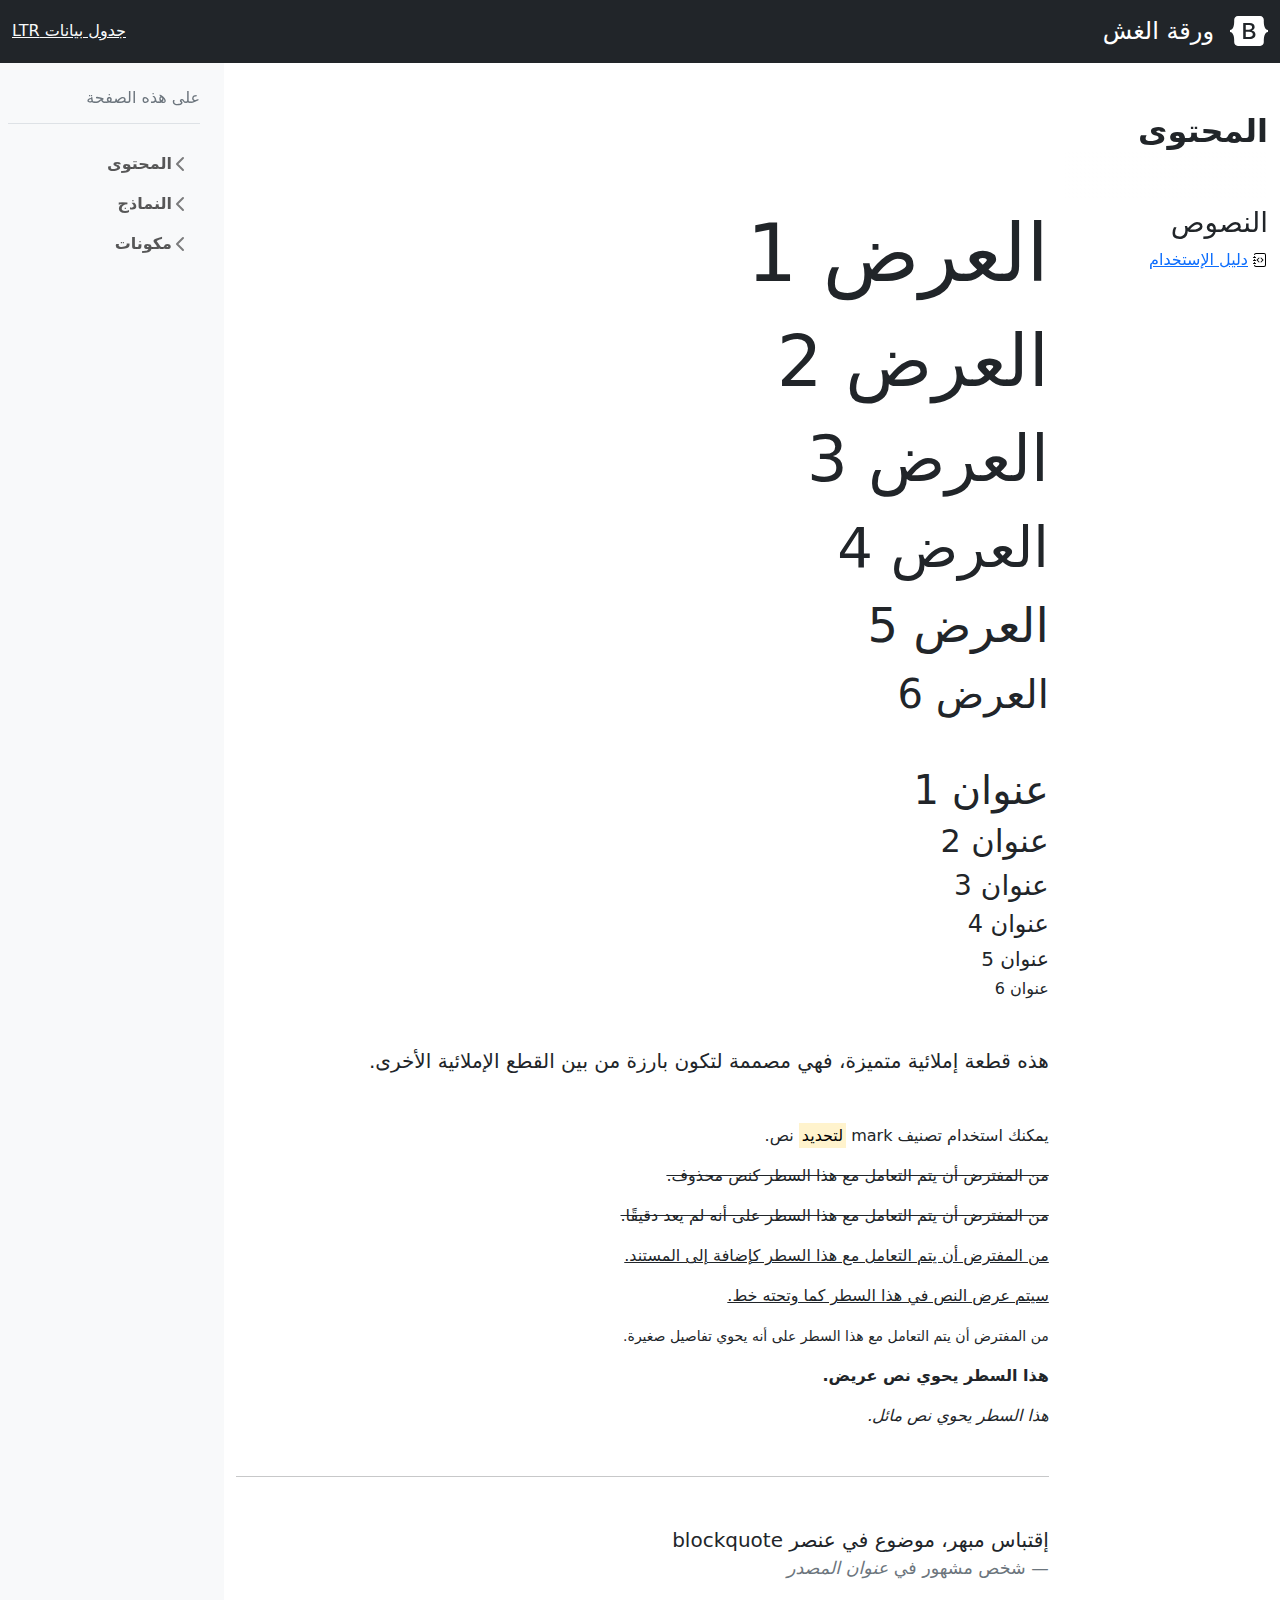
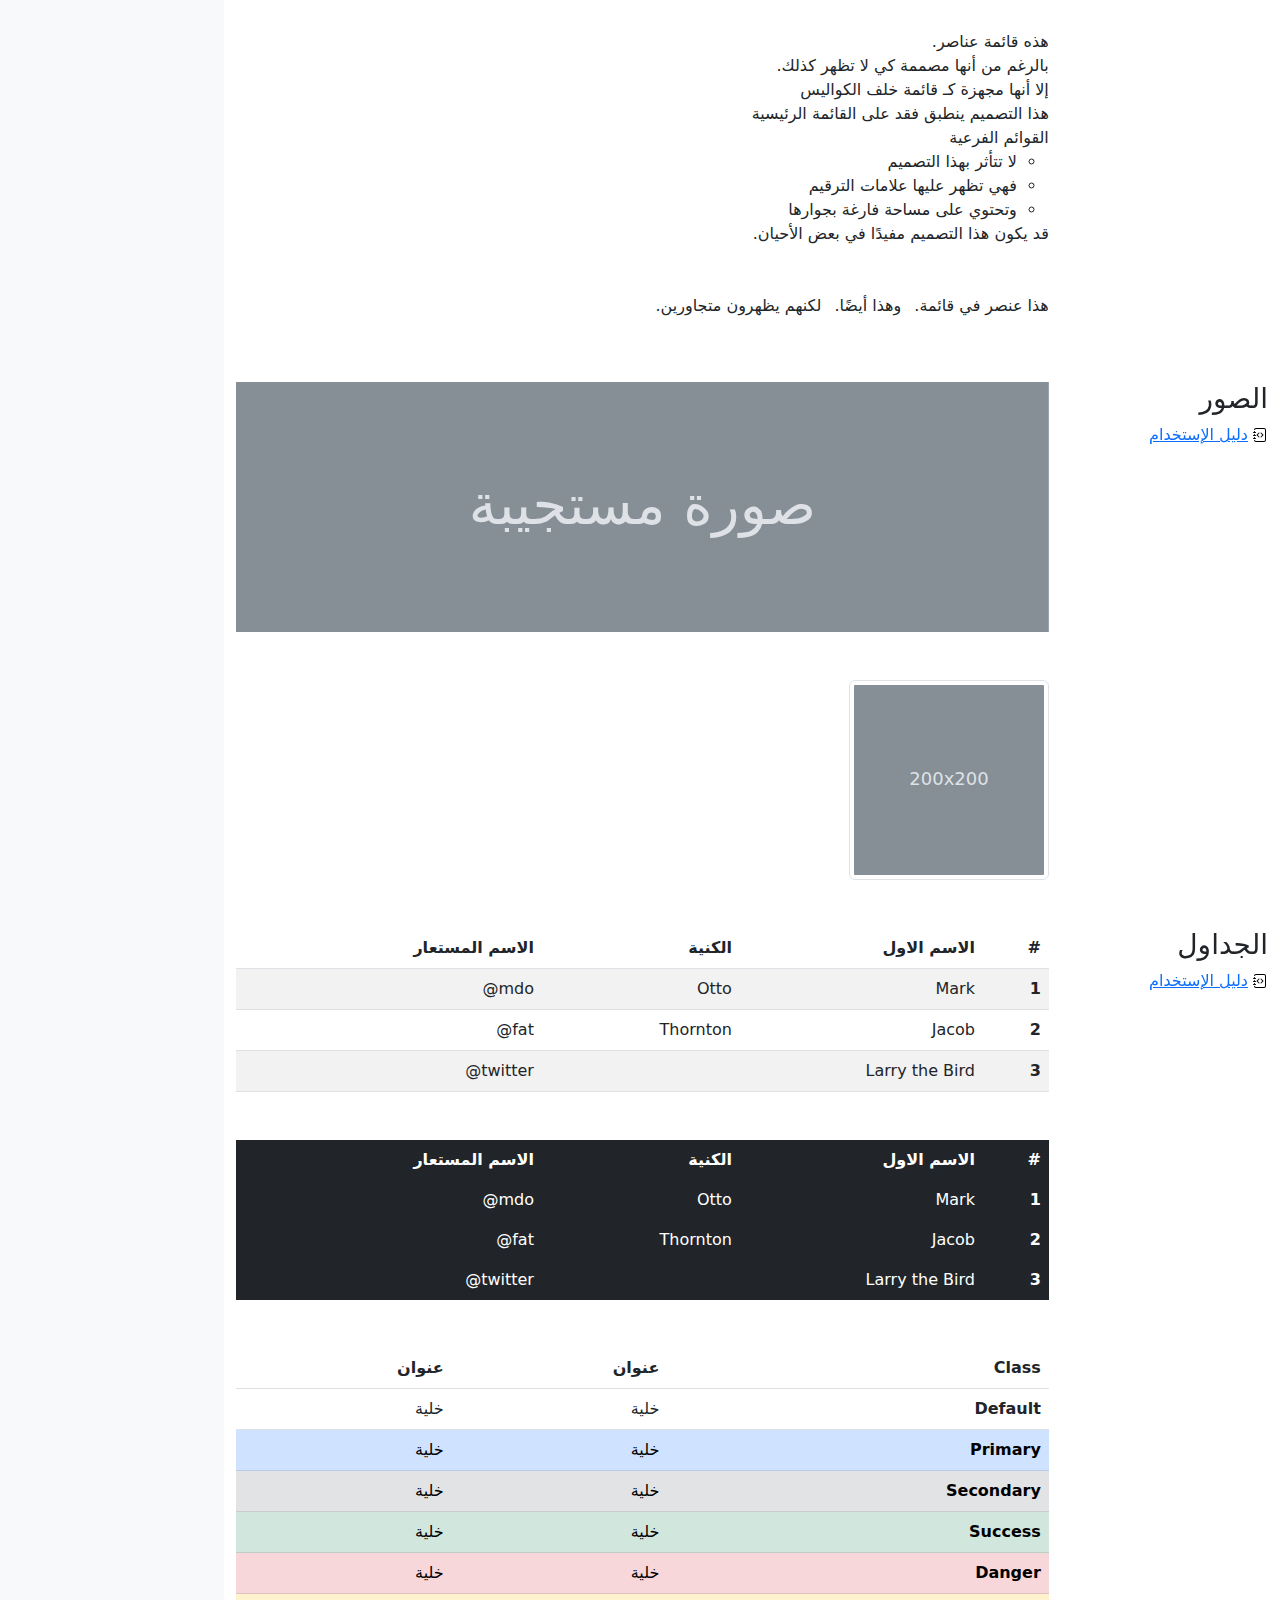
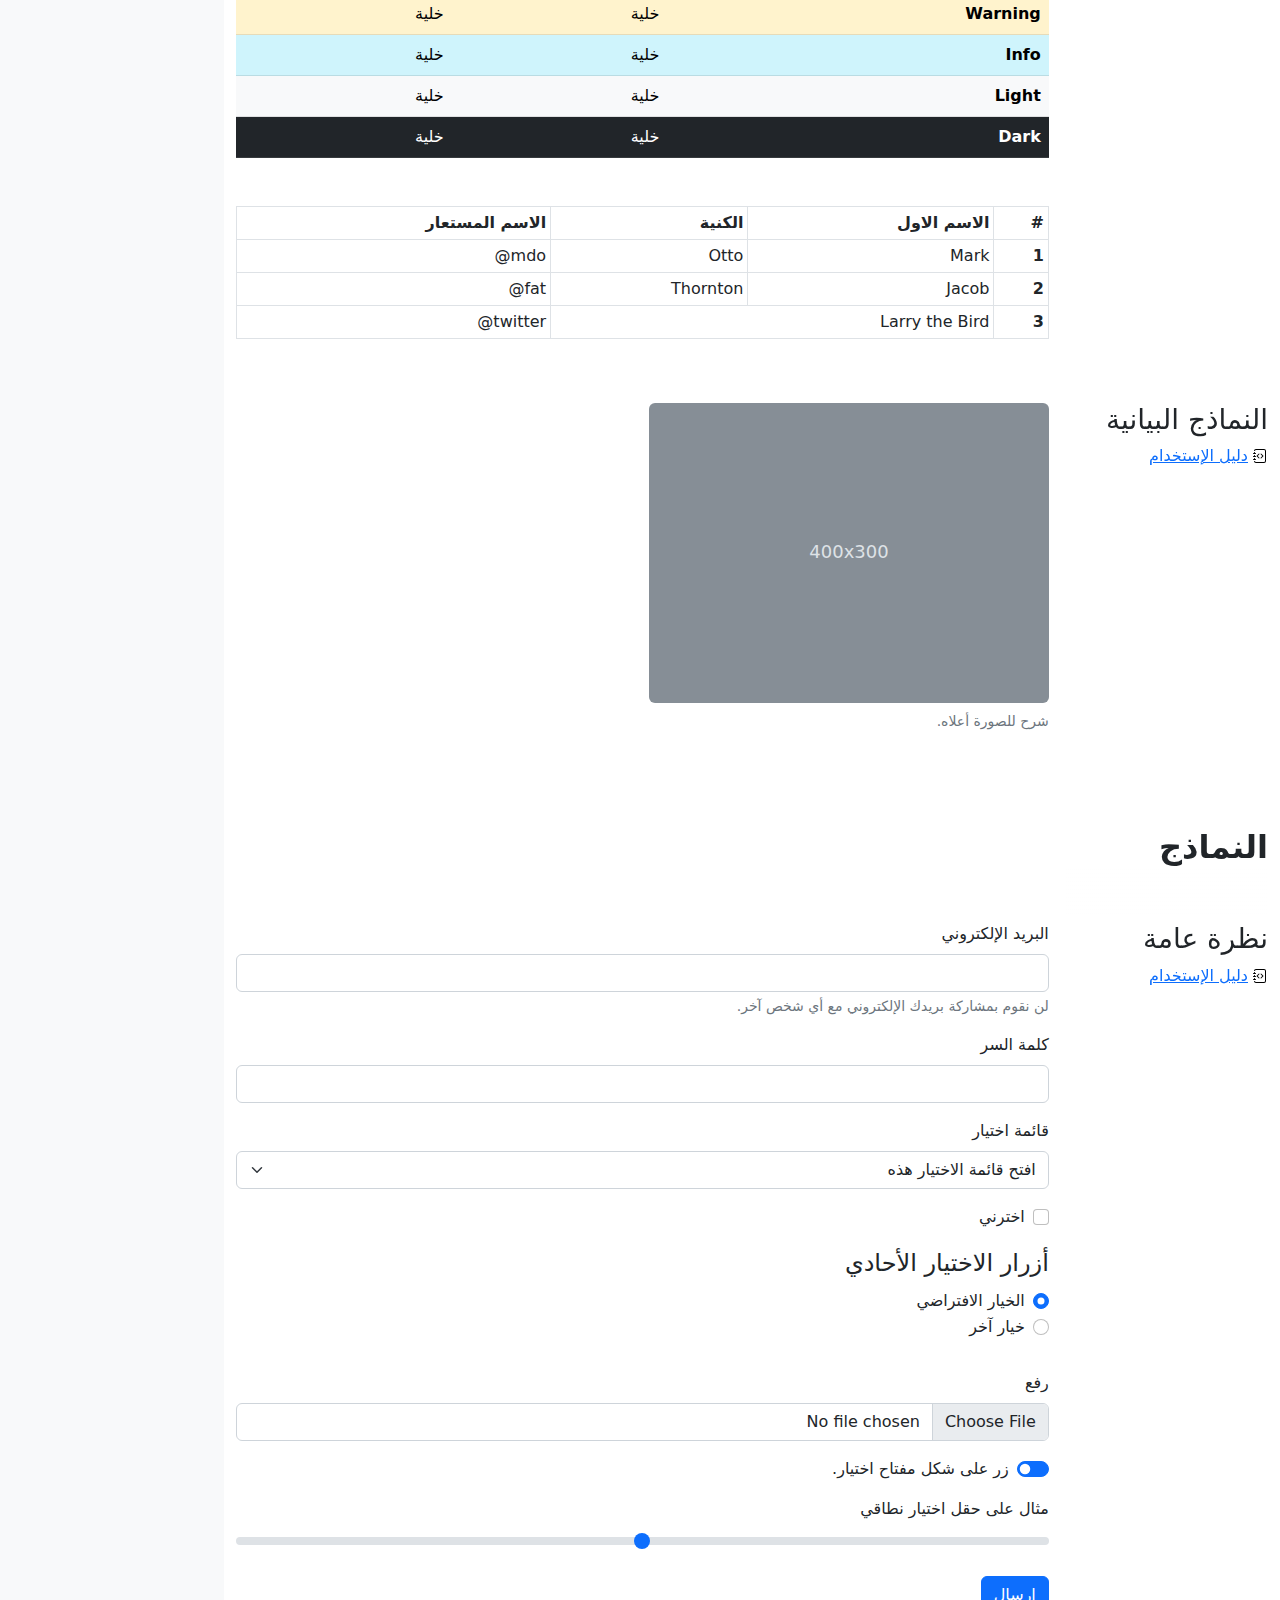
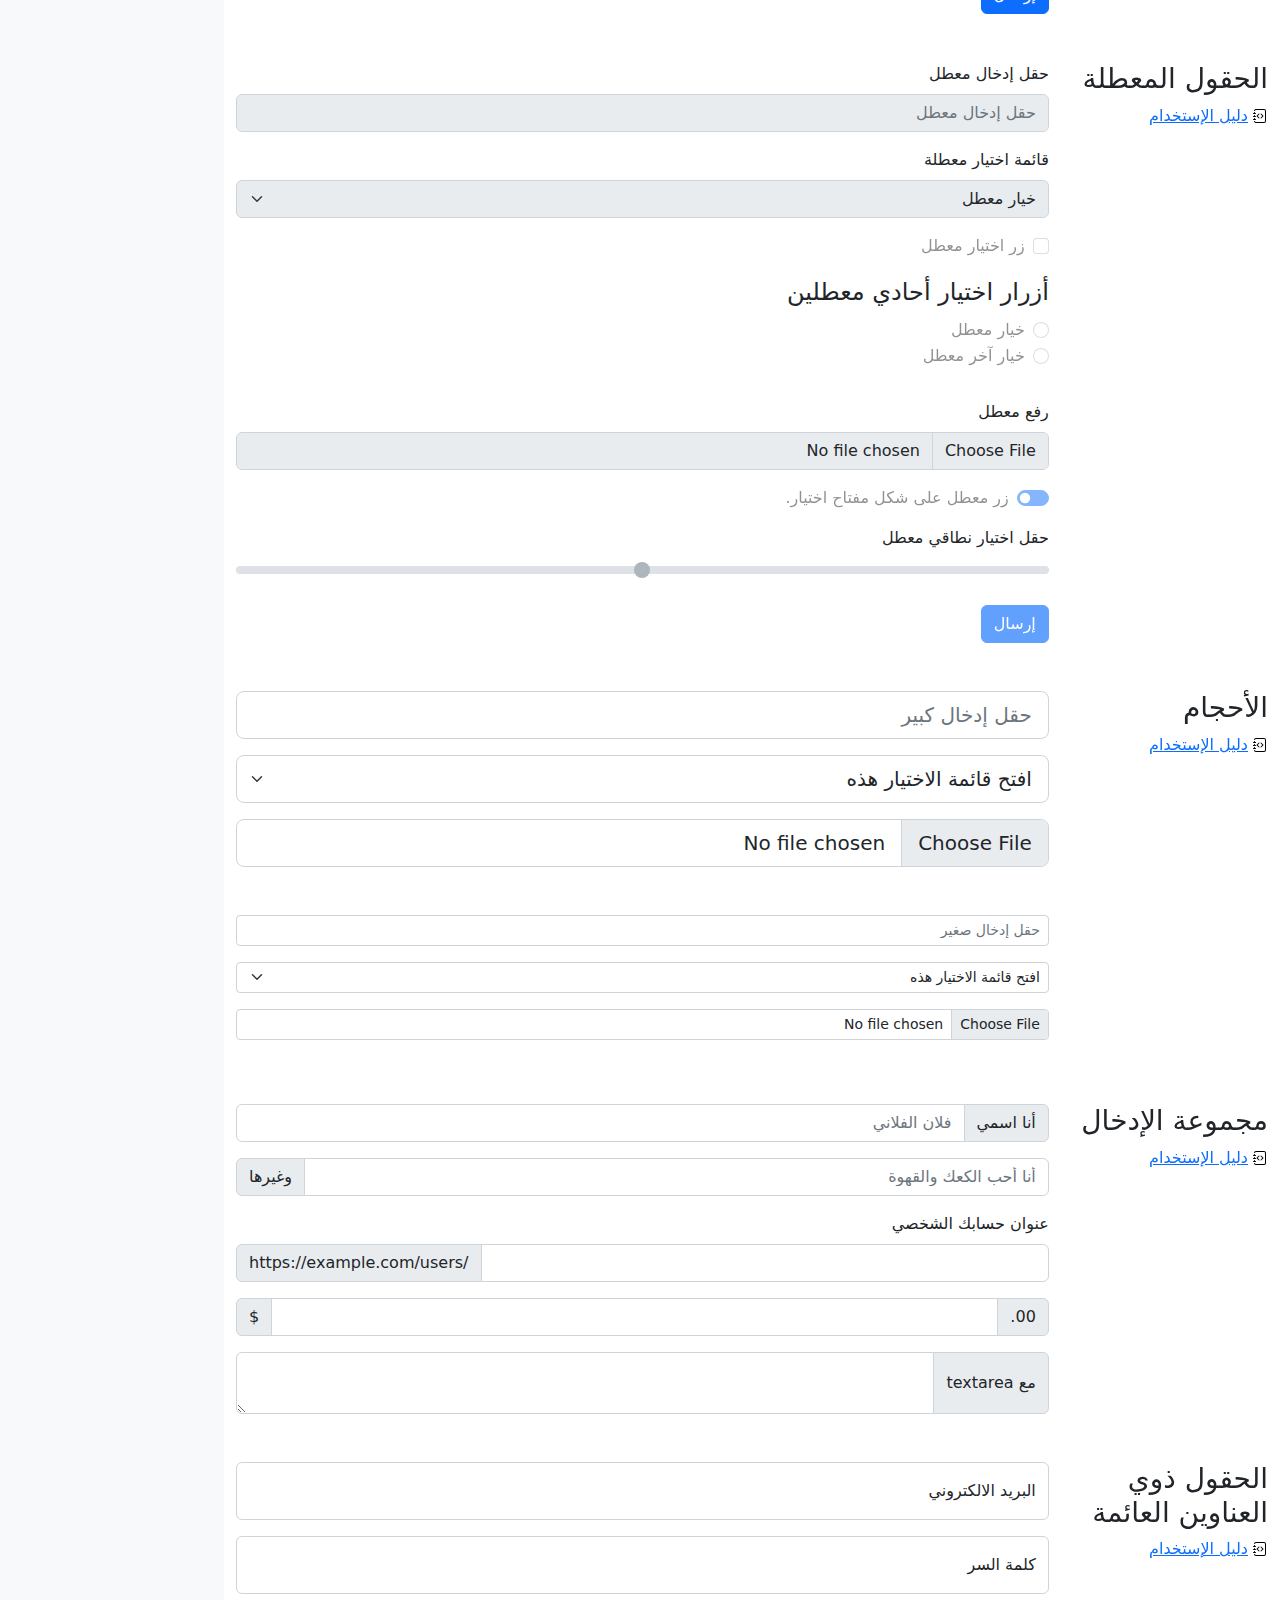
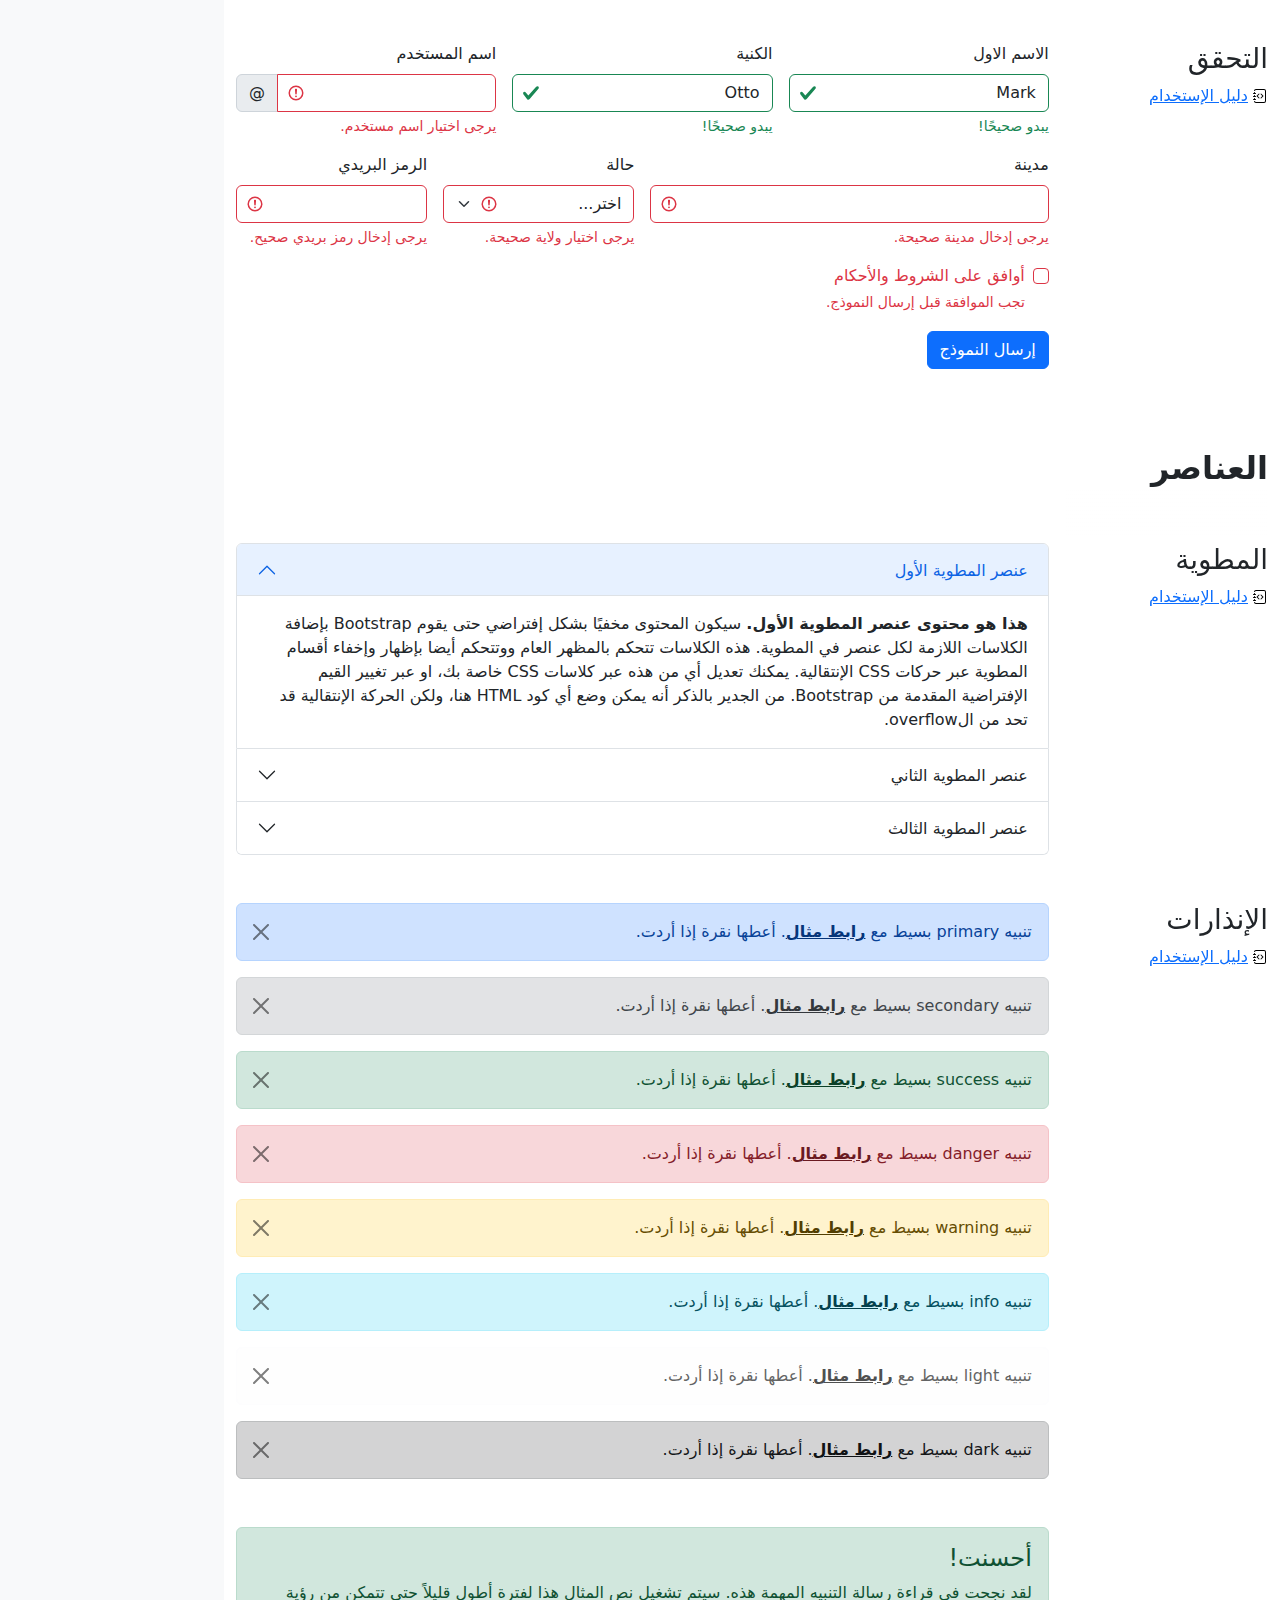
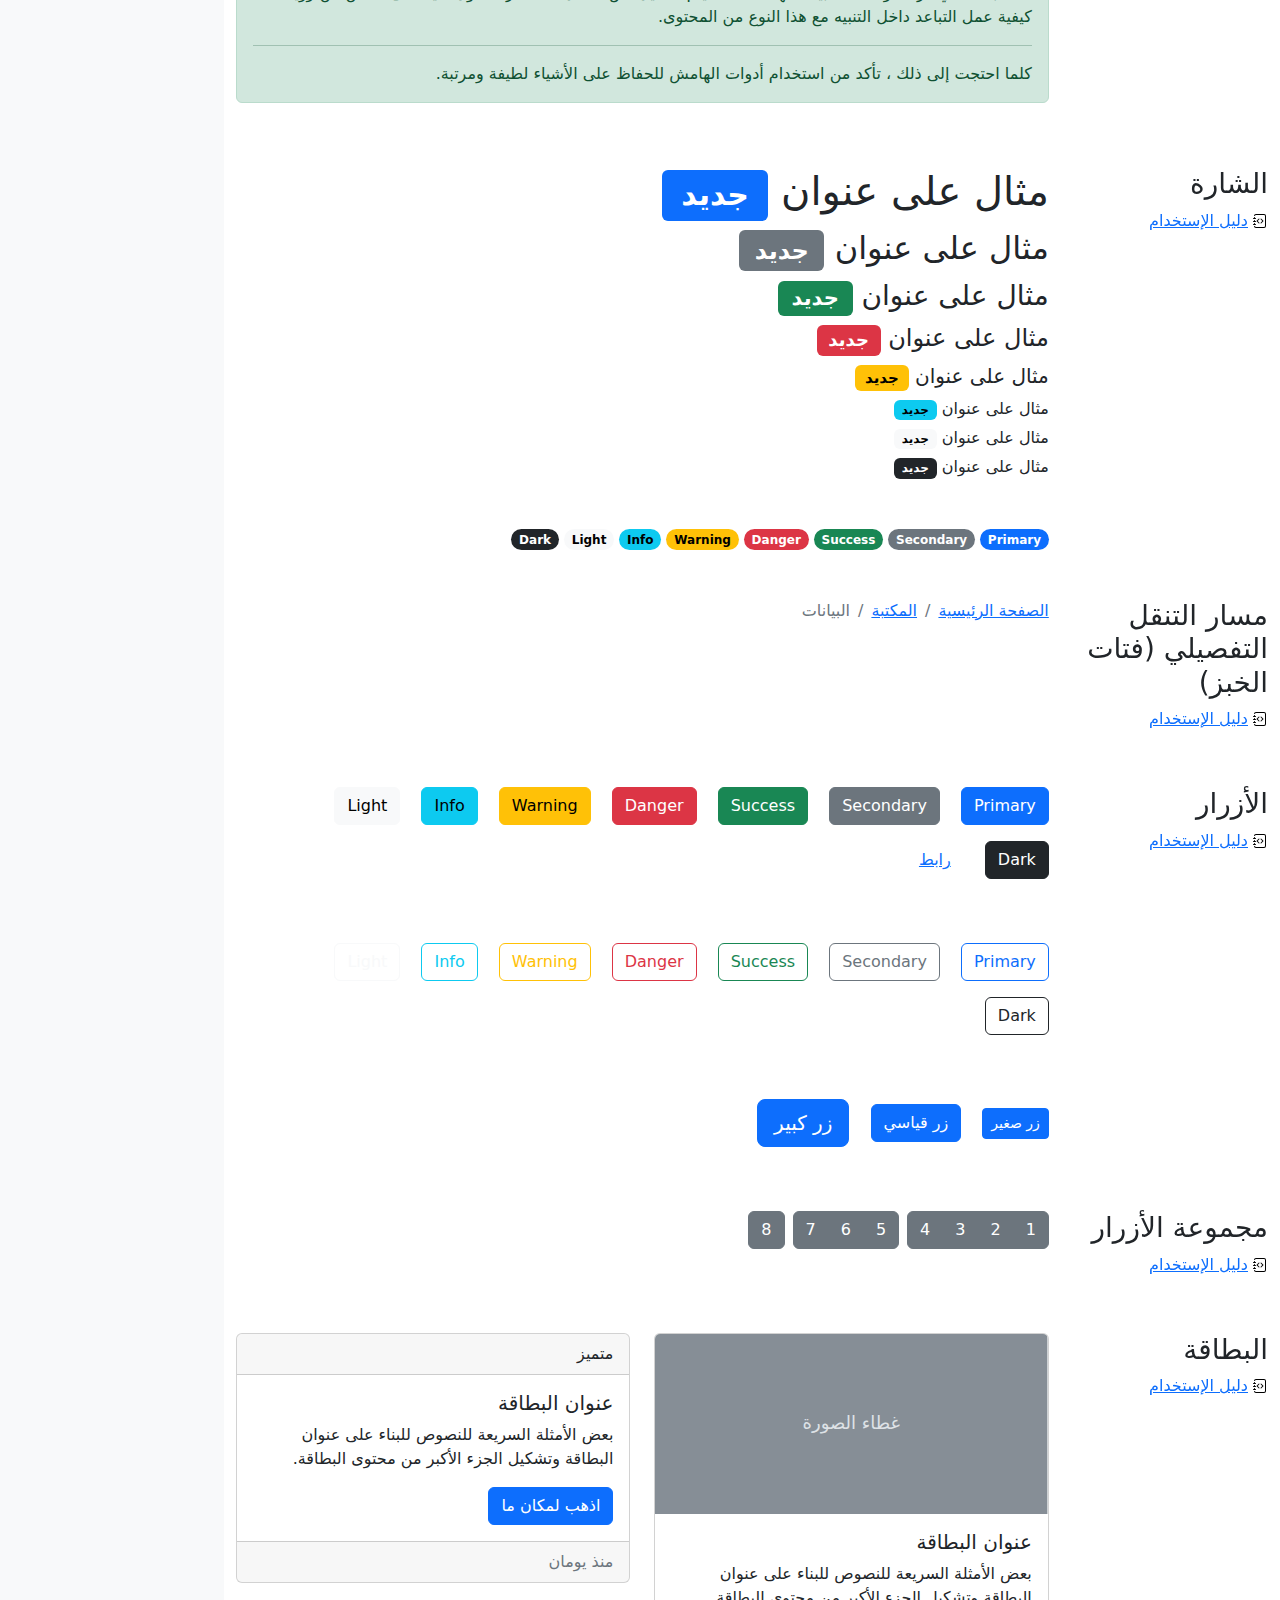
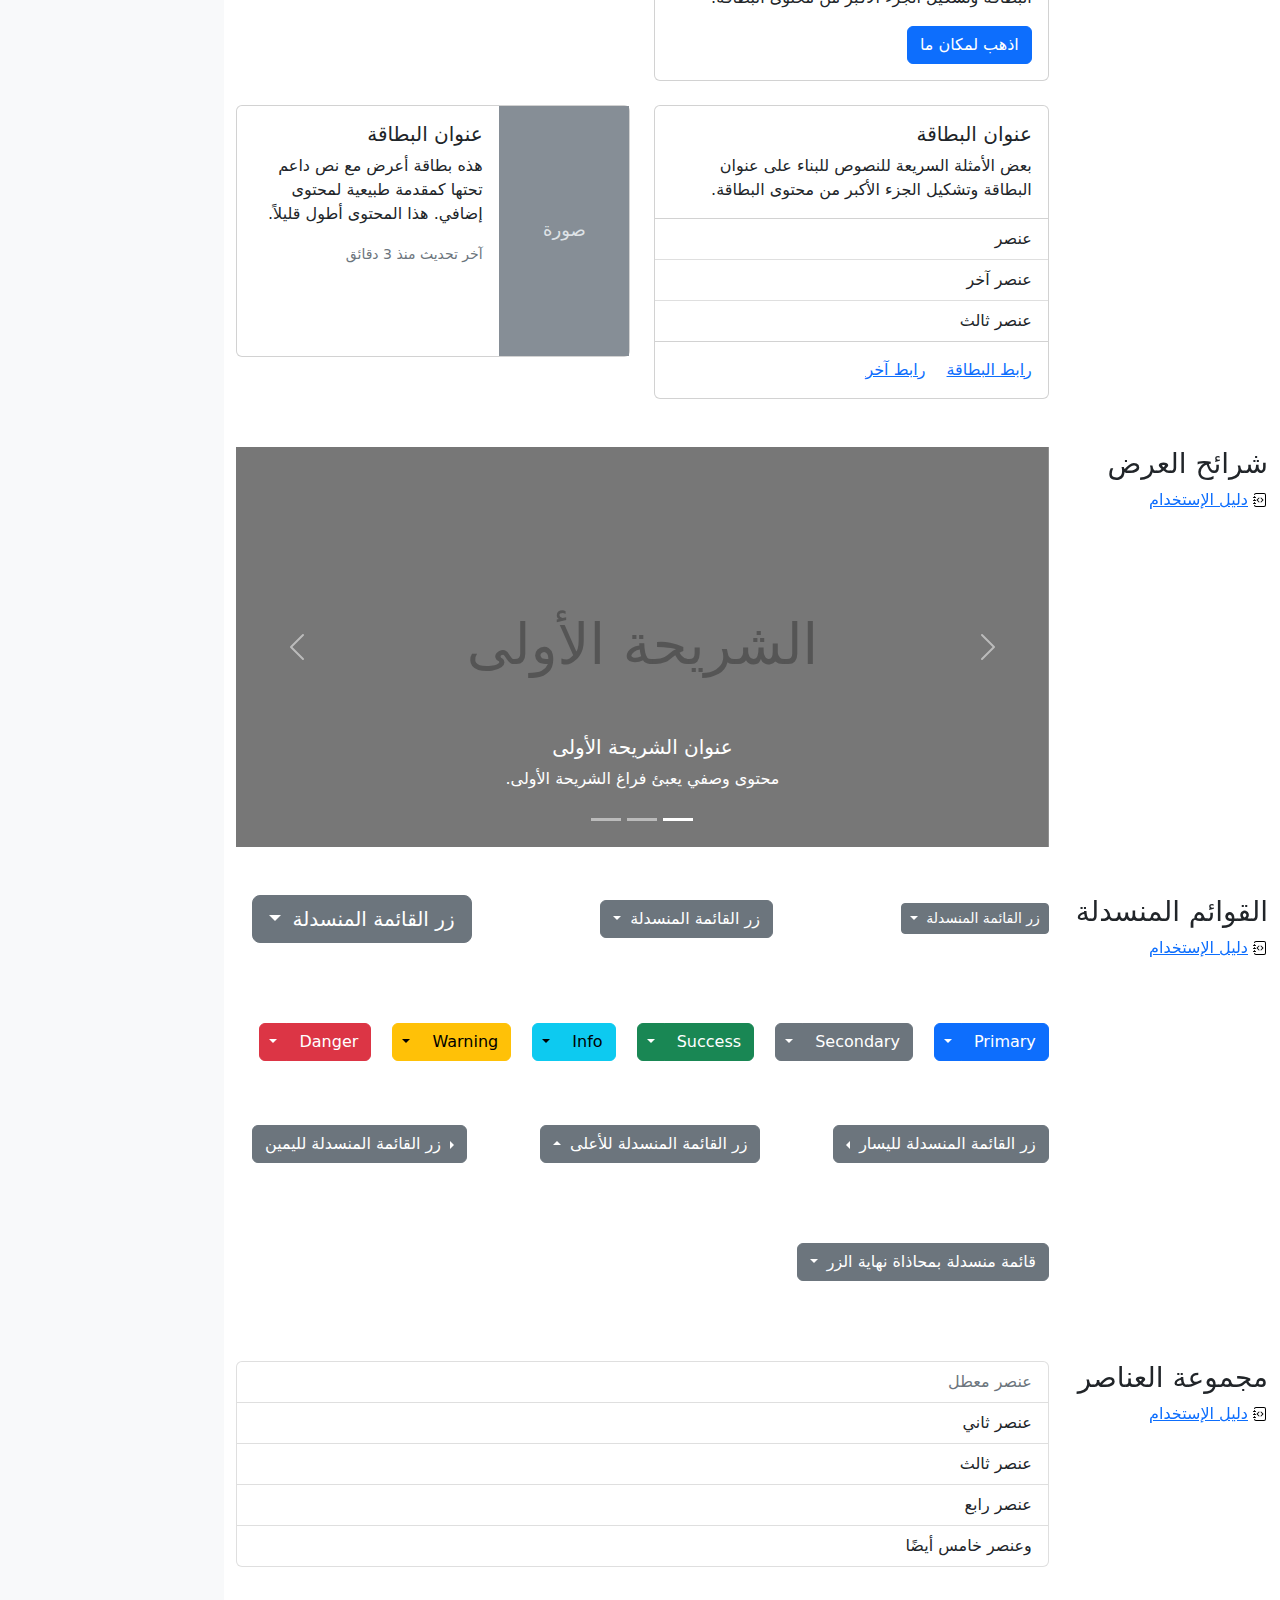
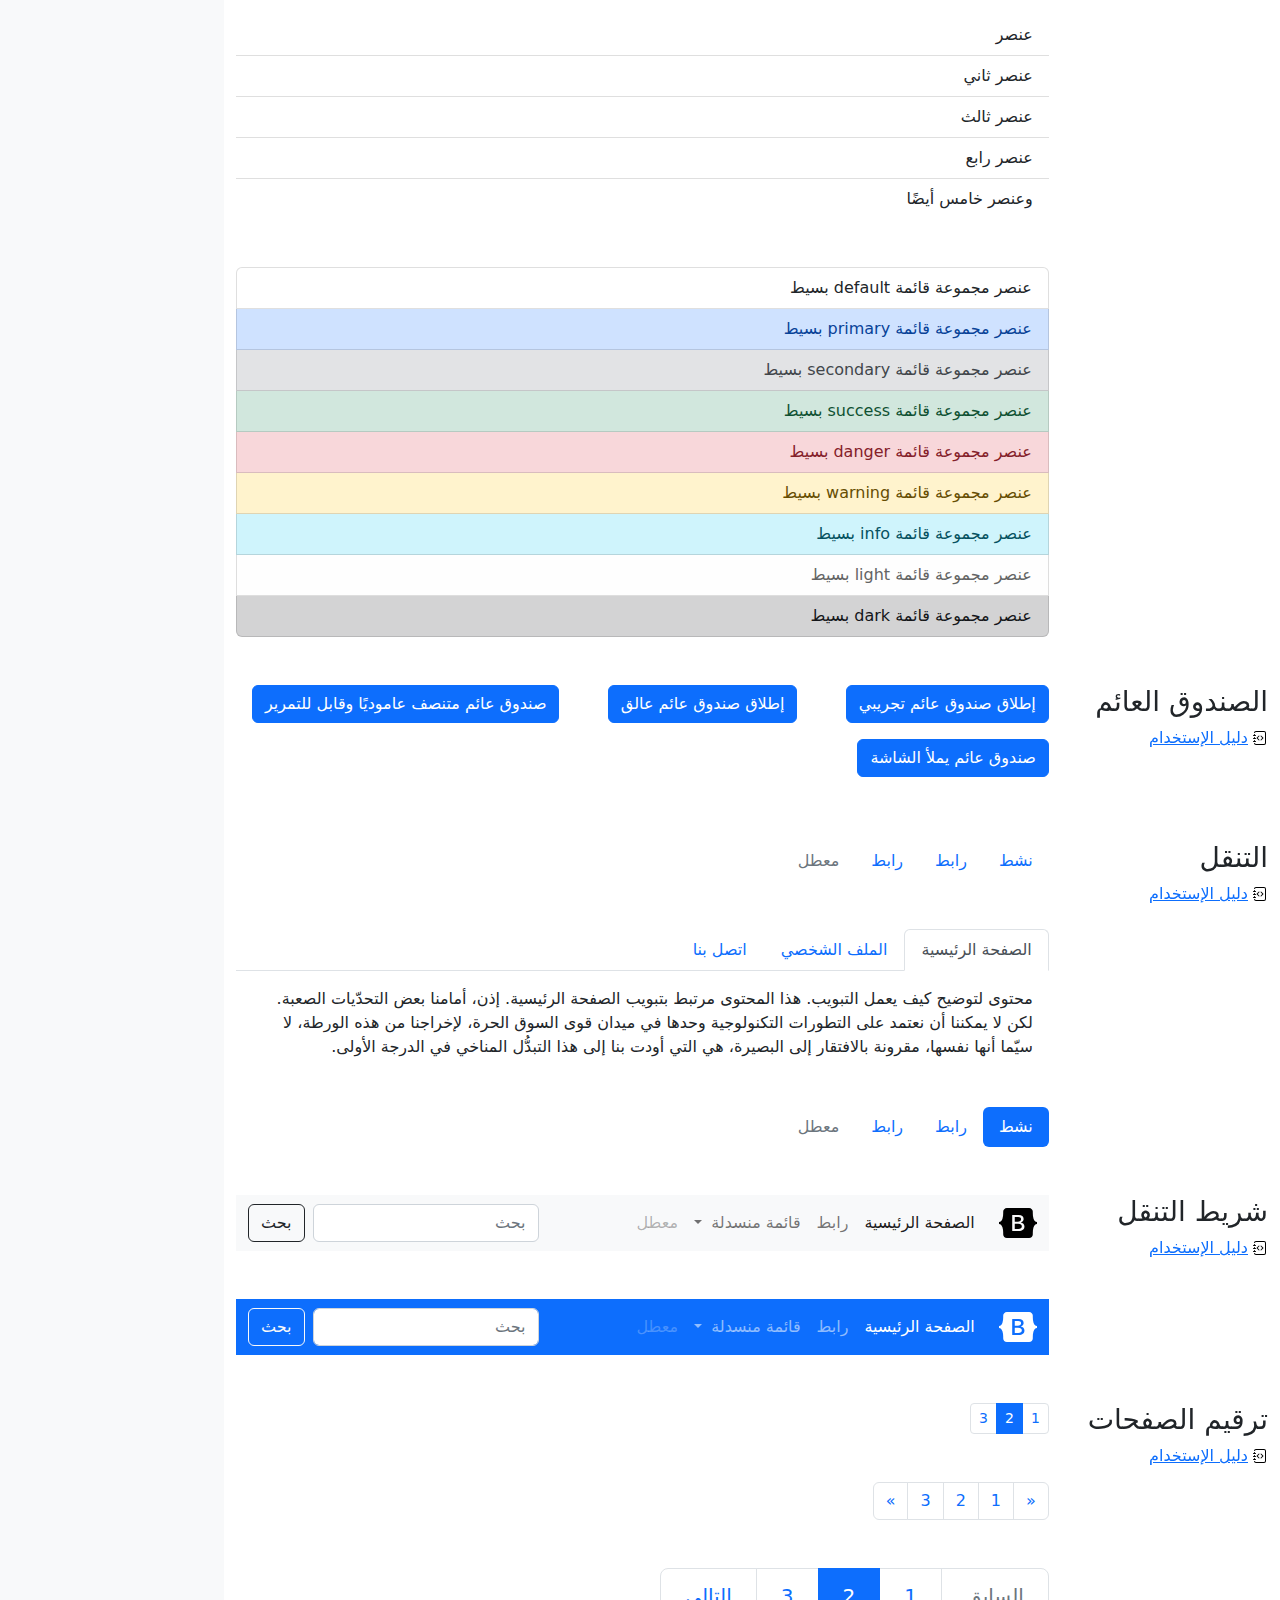
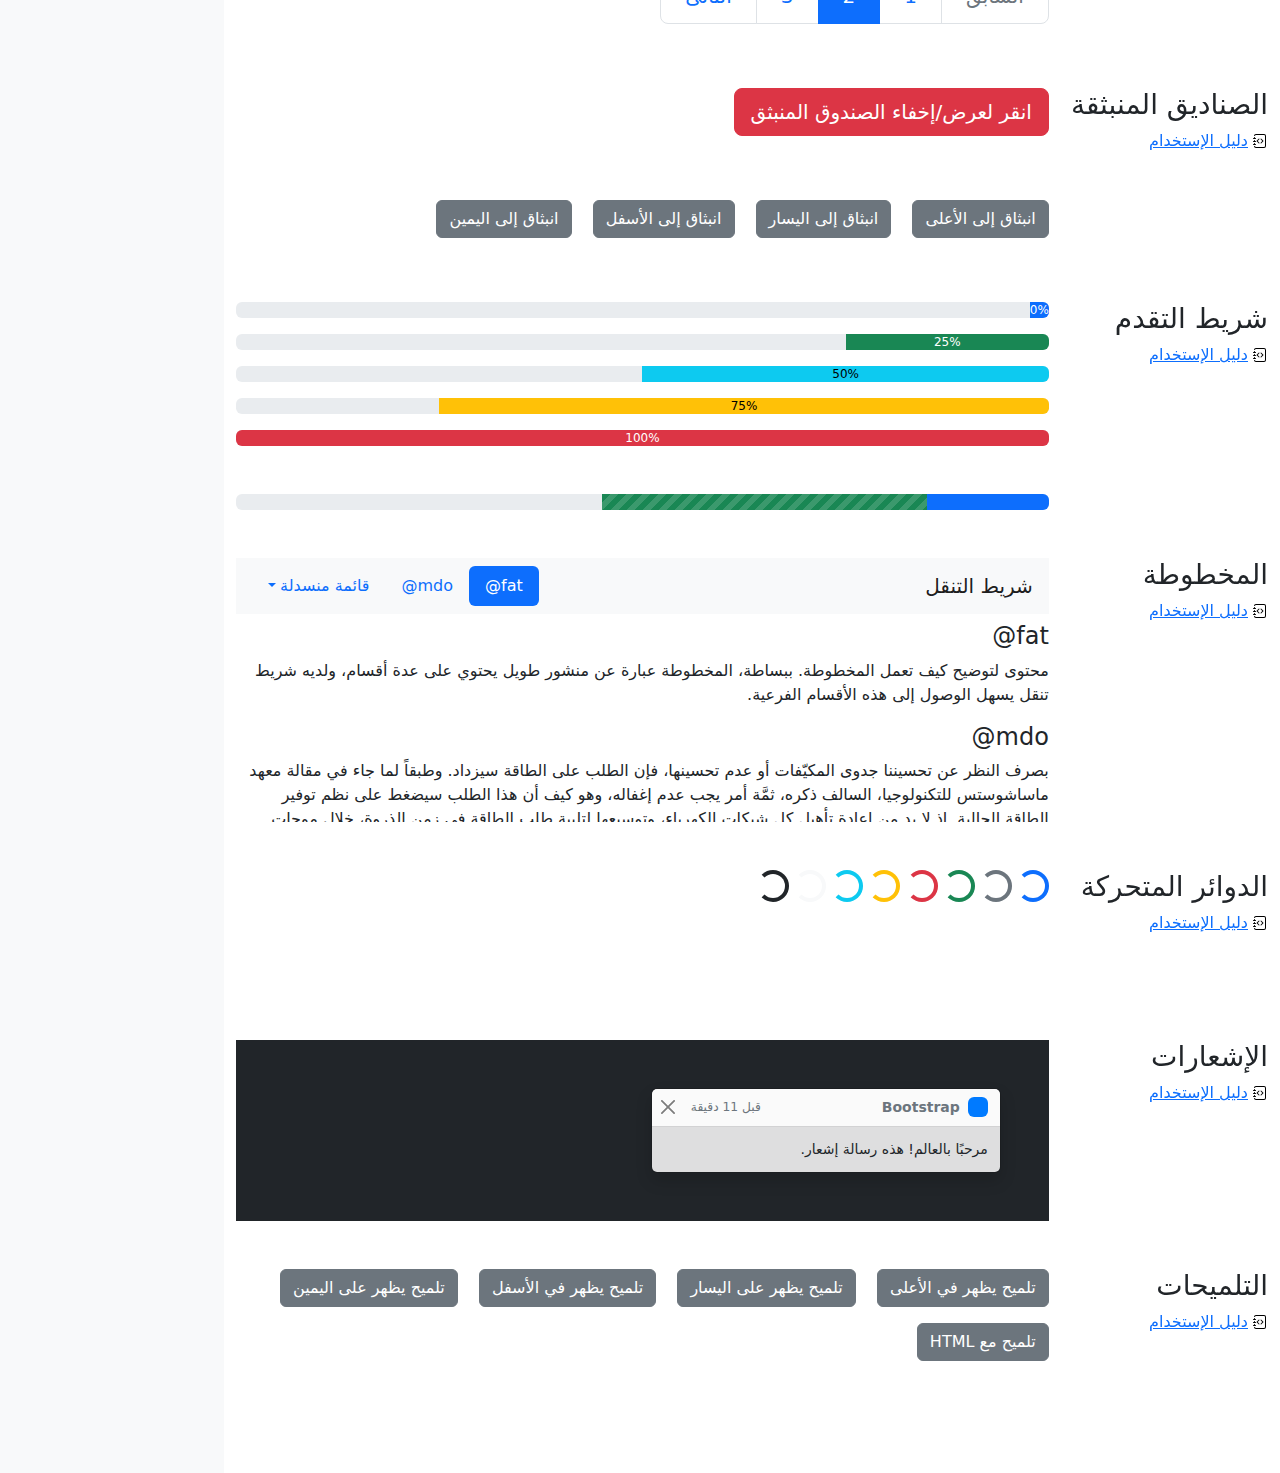
<file: bootstrap-5.2.3-examples/bootstrap-5.2.3-examples/cheatsheet-rtl/index.html>
<!doctype html>
<html lang="ar" dir="rtl">
  <head>
    <meta charset="utf-8">
    <meta name="viewport" content="width=device-width, initial-scale=1">
    <meta name="description" content="">
    <meta name="author" content="Mark Otto, Jacob Thornton, and Bootstrap contributors">
    <meta name="generator" content="Hugo 0.104.2">
    <title>ورقة الغش · Bootstrap v5.2</title>

    <link rel="canonical" href="https://getbootstrap.com/docs/5.2/examples/cheatsheet-rtl/">

    

    

<link href="../assets/dist/css/bootstrap.rtl.min.css" rel="stylesheet">

    <style>
      .bd-placeholder-img {
        font-size: 1.125rem;
        text-anchor: middle;
        -webkit-user-select: none;
        -moz-user-select: none;
        user-select: none;
      }

      @media (min-width: 768px) {
        .bd-placeholder-img-lg {
          font-size: 3.5rem;
        }
      }

      .b-example-divider {
        height: 3rem;
        background-color: rgba(0, 0, 0, .1);
        border: solid rgba(0, 0, 0, .15);
        border-width: 1px 0;
        box-shadow: inset 0 .5em 1.5em rgba(0, 0, 0, .1), inset 0 .125em .5em rgba(0, 0, 0, .15);
      }

      .b-example-vr {
        flex-shrink: 0;
        width: 1.5rem;
        height: 100vh;
      }

      .bi {
        vertical-align: -.125em;
        fill: currentColor;
      }

      .nav-scroller {
        position: relative;
        z-index: 2;
        height: 2.75rem;
        overflow-y: hidden;
      }

      .nav-scroller .nav {
        display: flex;
        flex-wrap: nowrap;
        padding-bottom: 1rem;
        margin-top: -1px;
        overflow-x: auto;
        text-align: center;
        white-space: nowrap;
        -webkit-overflow-scrolling: touch;
      }
    </style>

    
    <!-- Custom styles for this template -->
    <link href="../cheatsheet/cheatsheet.rtl.css" rel="stylesheet">
  </head>
  <body class="bg-light">
    
<header class="bd-header bg-dark py-3 d-flex align-items-stretch border-bottom border-dark">
  <div class="container-fluid d-flex align-items-center">
    <h1 class="d-flex align-items-center fs-4 text-white mb-0">
      <img src="../assets/brand/bootstrap-logo-white.svg" width="38" height="30" class="me-3" alt="Bootstrap">
      ورقة الغش
    </h1>
    <a href="../examples/cheatsheet/" class="ms-auto link-light" hreflang="en">جدول بيانات LTR</a>
  </div>
</header>
<aside class="bd-aside sticky-xl-top text-muted align-self-start mb-3 mb-xl-5 px-2">
  <h2 class="h6 pt-4 pb-3 mb-4 border-bottom">على هذه الصفحة</h2>
  <nav class="small" id="toc">
    <ul class="list-unstyled">
      <li class="my-2">
        <button class="btn d-inline-flex align-items-center collapsed border-0" data-bs-toggle="collapse" aria-expanded="false" data-bs-target="#contents-collapse" aria-controls="contents-collapse">المحتوى</button>
        <ul class="list-unstyled ps-3 collapse" id="contents-collapse">
          <li><a class="d-inline-flex align-items-center rounded text-decoration-none" href="#typography">النصوص</a></li>
          <li><a class="d-inline-flex align-items-center rounded text-decoration-none" href="#images">الصور</a></li>
          <li><a class="d-inline-flex align-items-center rounded text-decoration-none" href="#tables">الجداول</a></li>
          <li><a class="d-inline-flex align-items-center rounded text-decoration-none" href="#figures">النماذج البيانية</a></li>
        </ul>
      </li>
      <li class="my-2">
        <button class="btn d-inline-flex align-items-center collapsed border-0" data-bs-toggle="collapse" aria-expanded="false" data-bs-target="#forms-collapse" aria-controls="forms-collapse">النماذج</button>
        <ul class="list-unstyled ps-3 collapse" id="forms-collapse">
          <li><a class="d-inline-flex align-items-center rounded text-decoration-none" href="#overview">نظرة عامة</a></li>
          <li><a class="d-inline-flex align-items-center rounded text-decoration-none" href="#disabled-forms">الحقول المعطلة</a></li>
          <li><a class="d-inline-flex align-items-center rounded text-decoration-none" href="#sizing">الأحجام</a></li>
          <li><a class="d-inline-flex align-items-center rounded text-decoration-none" href="#input-group">مجموعة الإدخال</a></li>
          <li><a class="d-inline-flex align-items-center rounded text-decoration-none" href="#floating-labels">الحقول ذوي العناوين العائمة</a></li>
          <li><a class="d-inline-flex align-items-center rounded text-decoration-none" href="#validation">التحقق</a></li>
        </ul>
      </li>
      <li class="my-2">
        <button class="btn d-inline-flex align-items-center collapsed border-0" data-bs-toggle="collapse" aria-expanded="false" data-bs-target="#components-collapse" aria-controls="components-collapse">مكونات</button>
        <ul class="list-unstyled ps-3 collapse" id="components-collapse">
          <li><a class="d-inline-flex align-items-center rounded text-decoration-none" href="#accordion">المطوية</a></li>
          <li><a class="d-inline-flex align-items-center rounded text-decoration-none" href="#alerts">الإنذارات</a></li>
          <li><a class="d-inline-flex align-items-center rounded text-decoration-none" href="#badge">الشارة</a></li>
          <li><a class="d-inline-flex align-items-center rounded text-decoration-none" href="#breadcrumb">مسار التنقل التفصيلي</a></li>
          <li><a class="d-inline-flex align-items-center rounded text-decoration-none" href="#buttons">الأزرار</a></li>
          <li><a class="d-inline-flex align-items-center rounded text-decoration-none" href="#button-group">مجموعة الأزرار</a></li>
          <li><a class="d-inline-flex align-items-center rounded text-decoration-none" href="#card">البطاقة</a></li>
          <li><a class="d-inline-flex align-items-center rounded text-decoration-none" href="#carousel">شرائح العرض</a></li>
          <li><a class="d-inline-flex align-items-center rounded text-decoration-none" href="#dropdowns">القوائم المنسدلة</a></li>
          <li><a class="d-inline-flex align-items-center rounded text-decoration-none" href="#list-group">مجموعة العناصر</a></li>
          <li><a class="d-inline-flex align-items-center rounded text-decoration-none" href="#modal">الصندوق العائم</a></li>
          <li><a class="d-inline-flex align-items-center rounded text-decoration-none" href="#navs">التنقل</a></li>
          <li><a class="d-inline-flex align-items-center rounded text-decoration-none" href="#navbar">شريط التنقل</a></li>
          <li><a class="d-inline-flex align-items-center rounded text-decoration-none" href="#pagination">ترقيم الصفحات</a></li>
          <li><a class="d-inline-flex align-items-center rounded text-decoration-none" href="#popovers">الصناديق المنبثقة</a></li>
          <li><a class="d-inline-flex align-items-center rounded text-decoration-none" href="#progress">شريط التقدم</a></li>
          <li><a class="d-inline-flex align-items-center rounded text-decoration-none" href="#scrollspy">المخطوطة</a></li>
          <li><a class="d-inline-flex align-items-center rounded text-decoration-none" href="#spinners">الدوائر المتحركة</a></li>
          <li><a class="d-inline-flex align-items-center rounded text-decoration-none" href="#toasts">الإشعارات</a></li>
          <li><a class="d-inline-flex align-items-center rounded text-decoration-none" href="#tooltips">التلميحات</a></li>
        </ul>
      </li>
    </ul>
  </nav>
</aside>
<div class="bd-cheatsheet container-fluid bg-body">
  <section id="content">
    <h2 class="sticky-xl-top fw-bold pt-3 pt-xl-5 pb-2 pb-xl-3">المحتوى</h2>

    <article class="my-3" id="typography">
      <div class="bd-heading sticky-xl-top align-self-start mt-5 mb-3 mt-xl-0 mb-xl-2">
        <h3>النصوص</h3>
        <a class="d-flex align-items-center" hreflang="en" href="../content/typography/">دليل الإستخدام</a>
      </div>

      <div>
        <div class="bd-example-snippet bd-code-snippet"><div class="bd-example">
        <p class="display-1">العرض 1</p>
        <p class="display-2">العرض 2</p>
        <p class="display-3">العرض 3</p>
        <p class="display-4">العرض 4</p>
        <p class="display-5">العرض 5</p>
        <p class="display-6">العرض 6</p>
        </div></div>


        <div class="bd-example-snippet bd-code-snippet"><div class="bd-example">
        <p class="h1">عنوان 1</p>
        <p class="h2">عنوان 2</p>
        <p class="h3">عنوان 3</p>
        <p class="h4">عنوان 4</p>
        <p class="h5">عنوان 5</p>
        <p class="h6">عنوان 6</p>
        </div></div>


        <div class="bd-example-snippet bd-code-snippet"><div class="bd-example">
        <p class="lead">
          هذه قطعة إملائية متميزة، فهي مصممة لتكون بارزة من بين القطع الإملائية الأخرى.
        </p>
        </div></div>


        <div class="bd-example-snippet bd-code-snippet"><div class="bd-example">
        <p>يمكنك استخدام تصنيف mark <mark>لتحديد</mark> نص.</p>
        <p><del>من المفترض أن يتم التعامل مع هذا السطر كنص محذوف.</del></p>
        <p><s>من المفترض أن يتم التعامل مع هذا السطر على أنه لم يعد دقيقًا.</s></p>
        <p><ins>من المفترض أن يتم التعامل مع هذا السطر كإضافة إلى المستند.</ins></p>
        <p><u>سيتم عرض النص في هذا السطر كما وتحته خط.</u></p>
        <p><small>من المفترض أن يتم التعامل مع هذا السطر على أنه يحوي تفاصيل صغيرة.</small></p>
        <p><strong>هذا السطر يحوي نص عريض.</strong></p>
        <p><em>هذا السطر يحوي نص مائل.</em></p>
        </div></div>


        <div class="bd-example-snippet bd-code-snippet"><div class="bd-example">
        <hr>
        </div></div>


        <div class="bd-example-snippet bd-code-snippet"><div class="bd-example">
        <blockquote class="blockquote">
          <p>إقتباس مبهر، موضوع في عنصر blockquote</p>
          <footer class="blockquote-footer">شخص مشهور في <cite title= "عنوان المصدر"> عنوان المصدر </cite></footer>
        </blockquote>
        </div></div>


        <div class="bd-example-snippet bd-code-snippet"><div class="bd-example">
        <ul class="list-unstyled">
          <li>هذه قائمة عناصر.</li>
          <li>بالرغم من أنها مصممة كي لا تظهر كذلك.</li>
          <li>إلا أنها مجهزة كـ قائمة خلف الكواليس</li>
          <li>هذا التصميم ينطبق فقد على القائمة الرئيسية</li>
          <li>القوائم الفرعية
            <ul>
              <li>لا تتأثر بهذا التصميم</li>
              <li>فهي تظهر عليها علامات الترقيم</li>
              <li>وتحتوي على مساحة فارغة بجوارها</li>
            </ul>
          </li>
          <li>قد يكون هذا التصميم مفيدًا في بعض الأحيان.</li>
        </ul>
        </div></div>


        <div class="bd-example-snippet bd-code-snippet"><div class="bd-example">
        <ul class="list-inline">
          <li class="list-inline-item">هذا عنصر في قائمة.</li>
          <li class="list-inline-item">وهذا أيضًا.</li>
          <li class="list-inline-item">لكنهم يظهرون متجاورين.</li>
        </ul>
        </div></div>

      </div>
    </article>
    <article class="my-3" id="images">
      <div class="bd-heading sticky-xl-top align-self-start mt-5 mb-3 mt-xl-0 mb-xl-2">
        <h3>الصور</h3>
        <a class="d-flex align-items-center" hreflang="en" href="../content/images/">دليل الإستخدام</a>
      </div>

      <div>
        <div class="bd-example-snippet bd-code-snippet"><div class="bd-example">
        <svg class="bd-placeholder-img bd-placeholder-img-lg img-fluid" width="100%" height="250" xmlns="http://www.w3.org/2000/svg" role="img" aria-label="Placeholder: صورة مستجيبة" preserveAspectRatio="xMidYMid slice" focusable="false"><title>Placeholder</title><rect width="100%" height="100%" fill="#868e96"/><text x="50%" y="50%" fill="#dee2e6" dy=".3em">صورة مستجيبة</text></svg>

        </div></div>


        <div class="bd-example-snippet bd-code-snippet"><div class="bd-example">
        <svg class="bd-placeholder-img img-thumbnail" width="200" height="200" xmlns="http://www.w3.org/2000/svg" role="img" aria-label="صورة عنصر نائب مربع عام مع حدود بيضاء حولها ، مما يجعلها تشبه صورة تم التقاطها بكاميرا فورية قديمة: 200x200" preserveAspectRatio="xMidYMid slice" focusable="false"><title>صورة عنصر نائب مربع عام مع حدود بيضاء حولها ، مما يجعلها تشبه صورة تم التقاطها بكاميرا فورية قديمة</title><rect width="100%" height="100%" fill="#868e96"/><text x="50%" y="50%" fill="#dee2e6" dy=".3em">200x200</text></svg>

        </div></div>

      </div>
    </article>
    <article class="my-3" id="tables">
      <div class="bd-heading sticky-xl-top align-self-start mt-5 mb-3 mt-xl-0 mb-xl-2">
        <h3>الجداول</h3>
        <a class="d-flex align-items-center" hreflang="en" href="../content/tables/">دليل الإستخدام</a>
      </div>

      <div>
        <div class="bd-example-snippet bd-code-snippet"><div class="bd-example">
        <table class="table table-striped">
          <thead>
          <tr>
            <th scope="col">#</th>
            <th scope="col">الاسم الاول</th>
            <th scope="col">الكنية</th>
            <th scope="col">الاسم المستعار</th>
          </tr>
          </thead>
          <tbody>
          <tr>
            <th scope="row">1</th>
            <td>Mark</td>
            <td>Otto</td>
            <td><bdo lang="en" dir="ltr">@mdo</bdo></td>
          </tr>
          <tr>
            <th scope="row">2</th>
            <td>Jacob</td>
            <td>Thornton</td>
            <td><bdo lang="en" dir="ltr">@fat</bdo></td>
          </tr>
          <tr>
            <th scope="row">3</th>
            <td colspan="2">Larry the Bird</td>
            <td><bdo lang="en" dir="ltr">@twitter</bdo></td>
          </tr>
          </tbody>
        </table>
        </div></div>


        <div class="bd-example-snippet bd-code-snippet"><div class="bd-example">
        <table class="table table-dark table-borderless">
          <thead>
          <tr>
            <th scope="col">#</th>
            <th scope="col">الاسم الاول</th>
            <th scope="col">الكنية</th>
            <th scope="col">الاسم المستعار</th>
          </tr>
          </thead>
          <tbody>
          <tr>
            <th scope="row">1</th>
            <td>Mark</td>
            <td>Otto</td>
            <td><bdo lang="en" dir="ltr">@mdo</bdo></td>
          </tr>
          <tr>
            <th scope="row">2</th>
            <td>Jacob</td>
            <td>Thornton</td>
            <td><bdo lang="en" dir="ltr">@fat</bdo></td>
          </tr>
          <tr>
            <th scope="row">3</th>
            <td colspan="2">Larry the Bird</td>
            <td><bdo lang="en" dir="ltr">@twitter</bdo></td>
          </tr>
          </tbody>
        </table>
        </div></div>


        <div class="bd-example-snippet bd-code-snippet"><div class="bd-example">
        <table class="table table-hover">
          <thead>
          <tr>
            <th scope="col">Class</th>
            <th scope="col">عنوان</th>
            <th scope="col">عنوان</th>
          </tr>
          </thead>
          <tbody>
          <tr>
            <th scope="row">Default</th>
            <td>خلية</td>
            <td>خلية</td>
          </tr>
          
          <tr class="table-primary">
            <th scope="row">Primary</th>
            <td>خلية</td>
            <td>خلية</td>
          </tr>
          <tr class="table-secondary">
            <th scope="row">Secondary</th>
            <td>خلية</td>
            <td>خلية</td>
          </tr>
          <tr class="table-success">
            <th scope="row">Success</th>
            <td>خلية</td>
            <td>خلية</td>
          </tr>
          <tr class="table-danger">
            <th scope="row">Danger</th>
            <td>خلية</td>
            <td>خلية</td>
          </tr>
          <tr class="table-warning">
            <th scope="row">Warning</th>
            <td>خلية</td>
            <td>خلية</td>
          </tr>
          <tr class="table-info">
            <th scope="row">Info</th>
            <td>خلية</td>
            <td>خلية</td>
          </tr>
          <tr class="table-light">
            <th scope="row">Light</th>
            <td>خلية</td>
            <td>خلية</td>
          </tr>
          <tr class="table-dark">
            <th scope="row">Dark</th>
            <td>خلية</td>
            <td>خلية</td>
          </tr>
          </tbody>
        </table>
        </div></div>


        <div class="bd-example-snippet bd-code-snippet"><div class="bd-example">
        <table class="table table-sm table-bordered">
          <thead>
          <tr>
            <th scope="col">#</th>
            <th scope="col">الاسم الاول</th>
            <th scope="col">الكنية</th>
            <th scope="col">الاسم المستعار</th>
          </tr>
          </thead>
          <tbody>
          <tr>
            <th scope="row">1</th>
            <td>Mark</td>
            <td>Otto</td>
            <td><bdo lang="en" dir="ltr">@mdo</bdo></td>
          </tr>
          <tr>
            <th scope="row">2</th>
            <td>Jacob</td>
            <td>Thornton</td>
            <td><bdo lang="en" dir="ltr">@fat</bdo></td>
          </tr>
          <tr>
            <th scope="row">3</th>
            <td colspan="2">Larry the Bird</td>
            <td><bdo lang="en" dir="ltr">@twitter</bdo></td>
          </tr>
          </tbody>
        </table>
        </div></div>

      </div>
    </article>
    <article class="my-3" id="figures">
      <div class="bd-heading sticky-xl-top align-self-start mt-5 mb-3 mt-xl-0 mb-xl-2">
        <h3>النماذج البيانية</h3>
        <a class="d-flex align-items-center" hreflang="en" href="../content/figures/">دليل الإستخدام</a>
      </div>

      <div>
        <div class="bd-example-snippet bd-code-snippet"><div class="bd-example">
        <figure class="figure">
          <svg class="bd-placeholder-img figure-img img-fluid rounded" width="400" height="300" xmlns="http://www.w3.org/2000/svg" role="img" aria-label="Placeholder: 400x300" preserveAspectRatio="xMidYMid slice" focusable="false"><title>Placeholder</title><rect width="100%" height="100%" fill="#868e96"/><text x="50%" y="50%" fill="#dee2e6" dy=".3em">400x300</text></svg>

          <figcaption class="figure-caption">شرح للصورة أعلاه.</figcaption>
        </figure>
        </div></div>

      </div>
    </article>
  </section>

  <section id="forms">
    <h2 class="sticky-xl-top fw-bold pt-3 pt-xl-5 pb-2 pb-xl-3">النماذج</h2>

    <article class="my-3" id="overview">
      <div class="bd-heading sticky-xl-top align-self-start mt-5 mb-3 mt-xl-0 mb-xl-2">
        <h3>نظرة عامة</h3>
        <a class="d-flex align-items-center" hreflang="en" href="../forms/overview/">دليل الإستخدام</a>
      </div>

      <div>
        <div class="bd-example-snippet bd-code-snippet"><div class="bd-example">
        <form>
          <div class="mb-3">
            <label for="exampleInputEmail1" class="form-label">البريد الإلكتروني</label>
            <input type="email" class="form-control" id="exampleInputEmail1" aria-describedby="emailHelp">
            <div id="emailHelp" class="form-text">لن نقوم بمشاركة بريدك الإلكتروني مع أي شخص آخر.</div>
          </div>
          <div class="mb-3">
            <label for="exampleInputPassword1" class="form-label">كلمة السر</label>
            <input type="password" class="form-control" id="exampleInputPassword1">
          </div>
          <div class="mb-3">
            <label for="exampleSelect" class="form-label">قائمة اختيار</label>
            <select class="form-select" id="exampleSelect">
              <option selected>افتح قائمة الاختيار هذه</option>
              <option value="1">واحد</option>
              <option value="2">اثنان</option>
              <option value="3">ثلاثة</option>
            </select>
          </div>
          <div class="mb-3 form-check">
            <input type="checkbox" class="form-check-input" id="exampleCheck1">
            <label class="form-check-label" for="exampleCheck1">اخترني</label>
          </div>
          <fieldset class="mb-3">
            <legend>أزرار الاختيار الأحادي</legend>
            <div class="form-check">
              <input type="radio" name="radios" class="form-check-input" id="exampleRadio1" checked>
              <label class="form-check-label" for="exampleRadio1">الخيار الافتراضي</label>
            </div>
            <div class="mb-3 form-check">
              <input type="radio" name="radios" class="form-check-input" id="exampleRadio2">
              <label class="form-check-label" for="exampleRadio2">خيار آخر</label>
            </div>
          </fieldset>
          <div class="mb-3">
            <label class="form-label" for="customFile">رفع</label>
            <input type="file" class="form-control" id="customFile">
          </div>
          <div class="mb-3 form-check form-switch">
            <input class="form-check-input" type="checkbox" role="switch" id="flexSwitchCheckChecked" checked>
            <label class="form-check-label" for="flexSwitchCheckChecked">زر على شكل مفتاح اختيار.</label>
          </div>
          <div class="mb-3">
            <label for="customRange3" class="form-label">مثال على حقل اختيار نطاقي</label>
            <input type="range" class="form-range" min="0" max="5" step="0.5" id="customRange3">
          </div>
          <button type="submit" class="btn btn-primary">إرسال</button>
        </form>
        </div></div>

      </div>
    </article>
    <article class="my-3" id="disabled-forms">
      <div class="bd-heading sticky-xl-top align-self-start mt-5 mb-3 mt-xl-0 mb-xl-2">
        <h3>الحقول المعطلة</h3>
        <a class="d-flex align-items-center" hreflang="en" href="../forms/overview/#disabled-forms">دليل الإستخدام</a>
      </div>

      <div>
        <div class="bd-example-snippet bd-code-snippet"><div class="bd-example">
        <form>
          <fieldset disabled aria-label="مثال على مجموعة الحقول المعطلة">
            <div class="mb-3">
              <label for="disabledTextInput" class="form-label">حقل إدخال معطل</label>
              <input type="text" id="disabledTextInput" class="form-control" placeholder="حقل إدخال معطل">
            </div>
            <div class="mb-3">
              <label for="disabledSelect" class="form-label">قائمة اختيار معطلة</label>
              <select id="disabledSelect" class="form-select">
                <option>خيار معطل</option>
              </select>
            </div>
            <div class="mb-3">
              <div class="form-check">
                <input class="form-check-input" type="checkbox" id="disabledFieldsetCheck" disabled>
                <label class="form-check-label" for="disabledFieldsetCheck">
                  زر اختيار معطل
                </label>
              </div>
            </div>
            <fieldset class="mb-3">
              <legend>أزرار اختيار أحادي معطلين</legend>
              <div class="form-check">
                <input type="radio" name="radios" class="form-check-input" id="disabledRadio1" disabled>
                <label class="form-check-label" for="disabledRadio1">خيار معطل</label>
              </div>
              <div class="mb-3 form-check">
                <input type="radio" name="radios" class="form-check-input" id="disabledRadio2" disabled>
                <label class="form-check-label" for="disabledRadio2">خيار آخر معطل</label>
              </div>
            </fieldset>
            <div class="mb-3">
              <label class="form-label" for="disabledCustomFile">رفع معطل</label>
              <input type="file" class="form-control" id="disabledCustomFile" disabled>
            </div>
            <div class="mb-3 form-check form-switch">
              <input class="form-check-input" type="checkbox" role="switch" id="disabledSwitchCheckChecked" checked disabled>
              <label class="form-check-label" for="disabledSwitchCheckChecked">زر معطل على شكل مفتاح اختيار.</label>
            </div>
            <div class="mb-3">
              <label for="disabledRange" class="form-label">حقل اختيار نطاقي معطل</label>
              <input type="range" class="form-range" min="0" max="5" step="0.5" id="disabledRange">
            </div>
            <button type="submit" class="btn btn-primary">إرسال</button>
          </fieldset>
        </form>
        </div></div>

      </div>
    </article>
    <article class="my-3" id="sizing">
      <div class="bd-heading sticky-xl-top align-self-start mt-5 mb-3 mt-xl-0 mb-xl-2">
        <h3>الأحجام</h3>
        <a class="d-flex align-items-center" hreflang="en" href="../forms/form-control/#sizing">دليل الإستخدام</a>
      </div>

      <div>
        <div class="bd-example-snippet bd-code-snippet"><div class="bd-example">
        <div class="mb-3">
          <input class="form-control form-control-lg" type="text" placeholder="حقل إدخال كبير" aria-label=".form-control-lg مثال">
        </div>
        <div class="mb-3">
          <select class="form-select form-select-lg" aria-label=".form-select-lg مثال">
            <option selected>افتح قائمة الاختيار هذه</option>
            <option value="1">واحد</option>
            <option value="2">اثنان</option>
            <option value="3">ثلاثة</option>
          </select>
        </div>
        <div class="mb-3">
          <input type="file" class="form-control form-control-lg" aria-label="مثال على إدخال ملف كبير">
        </div>
        </div></div>


        <div class="bd-example-snippet bd-code-snippet"><div class="bd-example">
        <div class="mb-3">
          <input class="form-control form-control-sm" type="text" placeholder="حقل إدخال صغير" aria-label=".form-control-sm مثال">
        </div>
        <div class="mb-3">
          <select class="form-select form-select-sm" aria-label=".form-select-sm مثال">
            <option selected>افتح قائمة الاختيار هذه</option>
            <option value="1">واحد</option>
            <option value="2">اثنان</option>
            <option value="3">ثلاثة</option>
          </select>
        </div>
        <div class="mb-3">
          <input type="file" class="form-control form-control-sm" aria-label="مثال على إدخال ملف صغير">
        </div>
        </div></div>

      </div>
    </article>
    <article class="my-3" id="input-group">
      <div class="bd-heading sticky-xl-top align-self-start mt-5 mb-3 mt-xl-0 mb-xl-2">
        <h3>مجموعة الإدخال</h3>
        <a class="d-flex align-items-center" hreflang="en" href="../forms/input-group/">دليل الإستخدام</a>
      </div>

      <div>
        <div class="bd-example-snippet bd-code-snippet"><div class="bd-example">
        <div class="input-group mb-3">
          <span class="input-group-text" id="basic-addon1">أنا اسمي</span>
          <input type="text" class="form-control" placeholder="فلان الفلاني" aria-label="الاسم" aria-describedby="basic-addon1">
        </div>
        <div class="input-group mb-3">
          <input type="text" class="form-control" placeholder="أنا أحب الكعك والقهوة" aria-label="الطعام المفضل" aria-describedby="basic-addon2">
          <span class="input-group-text" id="basic-addon2">وغيرها</span>
        </div>
        <label for="basic-url" class="form-label">عنوان حسابك الشخصي</label>
        <div class="input-group mb-3">
          <input type="text" class="form-control" id="basic-url" aria-describedby="basic-addon3">
          <span class="input-group-text" id="basic-addon3"><bdo lang="en" dir="ltr">https://example.com/users/</bdo></span>
        </div>
        <div class="input-group mb-3">
          <span class="input-group-text"><bdo lang="en" dir="ltr">.00</bdo></span>
          <input type="text" class="form-control" aria-label="المبلغ (لأقرب دولار)">
          <span class="input-group-text">$</span>
        </div>
        <div class="input-group">
          <span class="input-group-text">مع textarea</span>
          <textarea class="form-control" aria-label="مع textarea"></textarea>
        </div>
        </div></div>

      </div>
    </article>
    <article class="my-3" id="floating-labels">
      <div class="bd-heading sticky-xl-top align-self-start mt-5 mb-3 mt-xl-0 mb-xl-2">
        <h3>الحقول ذوي العناوين العائمة</h3>
        <a class="d-flex align-items-center" href="../forms/floating-labels/">دليل الإستخدام</a>
      </div>

      <div>
        <div class="bd-example-snippet bd-code-snippet"><div class="bd-example">
        <form>
          <div class="form-floating mb-3">
            <input type="email" class="form-control" id="floatingInput" placeholder="name@example.com">
            <label for="floatingInput">البريد الالكتروني</label>
          </div>
          <div class="form-floating">
            <input type="password" class="form-control" id="floatingPassword" placeholder="كلمة السر">
            <label for="floatingPassword">كلمة السر</label>
          </div>
        </form>
        </div></div>

      </div>
    </article>
    <article class="my-3" id="validation">
      <div class="bd-heading sticky-xl-top align-self-start mt-5 mb-3 mt-xl-0 mb-xl-2">
        <h3>التحقق</h3>
        <a class="d-flex align-items-center" hreflang="en" href="../forms/validation/">دليل الإستخدام</a>
      </div>

      <div>
        <div class="bd-example-snippet bd-code-snippet"><div class="bd-example">
        <form class="row g-3">
          <div class="col-md-4">
            <label for="validationServer01" class="form-label">الاسم الاول</label>
            <input type="text" class="form-control is-valid" id="validationServer01" value="Mark" required>
            <div class="valid-feedback">
              يبدو صحيحًا!
            </div>
          </div>
          <div class="col-md-4">
            <label for="validationServer02" class="form-label">الكنية</label>
            <input type="text" class="form-control is-valid" id="validationServer02" value="Otto" required>
            <div class="valid-feedback">
              يبدو صحيحًا!
            </div>
          </div>
          <div class="col-md-4">
            <label for="validationServerUsername" class="form-label">اسم المستخدم</label>
            <div class="input-group has-validation">
              <input type="text" class="form-control is-invalid" id="validationServerUsername" aria-describedby="inputGroupPrepend3" required>
              <span class="input-group-text" id="inputGroupPrepend3">@</span>
              <div class="invalid-feedback">
                يرجى اختيار اسم مستخدم.
              </div>
            </div>
          </div>
          <div class="col-md-6">
            <label for="validationServer03" class="form-label">مدينة</label>
            <input type="text" class="form-control is-invalid" id="validationServer03" required>
            <div class="invalid-feedback">
              يرجى إدخال مدينة صحيحة.
            </div>
          </div>
          <div class="col-md-3">
            <label for="validationServer04" class="form-label">حالة</label>
            <select class="form-select is-invalid" id="validationServer04" required>
              <option selected disabled value="">اختر...</option>
              <option>...</option>
            </select>
            <div class="invalid-feedback">
              يرجى اختيار ولاية صحيحة.
            </div>
          </div>
          <div class="col-md-3">
            <label for="validationServer05" class="form-label">الرمز البريدي</label>
            <input type="text" class="form-control is-invalid" id="validationServer05" required>
            <div class="invalid-feedback">
              يرجى إدخال رمز بريدي صحيح.
            </div>
          </div>
          <div class="col-12">
            <div class="form-check">
              <input class="form-check-input is-invalid" type="checkbox" value="" id="invalidCheck3" required>
              <label class="form-check-label" for="invalidCheck3">
                أوافق على الشروط والأحكام
              </label>
              <div class="invalid-feedback">
                تجب الموافقة قبل إرسال النموذج.
              </div>
            </div>
          </div>
          <div class="col-12">
            <button class="btn btn-primary" type="submit">إرسال النموذج</button>
          </div>
        </form>
        </div></div>

      </div>
    </article>
  </section>

  <section id="components">
    <h2 class="sticky-xl-top fw-bold pt-3 pt-xl-5 pb-2 pb-xl-3">العناصر</h2>

    <article class="my-3" id="accordion">
      <div class="bd-heading sticky-xl-top align-self-start mt-5 mb-3 mt-xl-0 mb-xl-2">
        <h3>المطوية</h3>
        <a class="d-flex align-items-center" hreflang="en" href="../components/accordion/">دليل الإستخدام</a>
      </div>

      <div>
        <div class="bd-example-snippet bd-code-snippet"><div class="bd-example">
        <div class="accordion" id="accordionExample">
          <div class="accordion-item">
            <h4 class="accordion-header" id="headingOne">
              <button class="accordion-button" type="button" data-bs-toggle="collapse" data-bs-target="#collapseOne" aria-expanded="true" aria-controls="collapseOne">
                عنصر المطوية الأول
              </button>
            </h4>
            <div id="collapseOne" class="accordion-collapse collapse show" aria-labelledby="headingOne" data-bs-parent="#accordionExample">
              <div class="accordion-body">
                <strong>هذا هو محتوى عنصر المطوية الأول.</strong> سيكون المحتوى مخفيًا بشكل إفتراضي حتى يقوم Bootstrap بإضافة الكلاسات اللازمة لكل عنصر في المطوية. هذه الكلاسات تتحكم بالمظهر العام ووتتحكم أيضا بإظهار وإخفاء أقسام المطوية عبر حركات CSS الإنتقالية. يمكنك تعديل أي من هذه عبر كلاسات CSS خاصة بك، او عبر تغيير القيم الإفتراضية المقدمة من Bootstrap. من الجدير بالذكر أنه يمكن وضع أي كود HTML هنا، ولكن الحركة الإنتقالية قد تحد من الoverflow.
              </div>
            </div>
          </div>
          <div class="accordion-item">
            <h4 class="accordion-header" id="headingTwo">
              <button class="accordion-button collapsed" type="button" data-bs-toggle="collapse" data-bs-target="#collapseTwo" aria-expanded="false" aria-controls="collapseTwo">
                عنصر المطوية الثاني
              </button>
            </h4>
            <div id="collapseTwo" class="accordion-collapse collapse" aria-labelledby="headingTwo" data-bs-parent="#accordionExample">
              <div class="accordion-body">
                <strong>هذا هو محتوى عنصر المطوية الثاني.</strong> سيكون المحتوى مخفيًا بشكل إفتراضي حتى يقوم Bootstrap بإضافة الكلاسات اللازمة لكل عنصر في المطوية. هذه الكلاسات تتحكم بالمظهر العام ووتتحكم أيضا بإظهار وإخفاء أقسام المطوية عبر حركات CSS الإنتقالية. يمكنك تعديل أي من هذه عبر كلاسات CSS خاصة بك، او عبر تغيير القيم الإفتراضية المقدمة من Bootstrap. من الجدير بالذكر أنه يمكن وضع أي كود HTML هنا، ولكن الحركة الإنتقالية قد تحد من الoverflow.
              </div>
            </div>
          </div>
          <div class="accordion-item">
            <h4 class="accordion-header" id="headingThree">
              <button class="accordion-button collapsed" type="button" data-bs-toggle="collapse" data-bs-target="#collapseThree" aria-expanded="false" aria-controls="collapseThree">
                عنصر المطوية الثالث
              </button>
            </h4>
            <div id="collapseThree" class="accordion-collapse collapse" aria-labelledby="headingThree" data-bs-parent="#accordionExample">
              <div class="accordion-body">
                <strong>هذا هو محتوى عنصر المطوية الثالث.</strong> سيكون المحتوى مخفيًا بشكل إفتراضي حتى يقوم Bootstrap بإضافة الكلاسات اللازمة لكل عنصر في المطوية. هذه الكلاسات تتحكم بالمظهر العام ووتتحكم أيضا بإظهار وإخفاء أقسام المطوية عبر حركات CSS الإنتقالية. يمكنك تعديل أي من هذه عبر كلاسات CSS خاصة بك، او عبر تغيير القيم الإفتراضية المقدمة من Bootstrap. من الجدير بالذكر أنه يمكن وضع أي كود HTML هنا، ولكن الحركة الإنتقالية قد تحد من الoverflow.
              </div>
            </div>
          </div>
        </div>
        </div></div>

      </div>
    </article>
    <article class="my-3" id="alerts">
      <div class="bd-heading sticky-xl-top align-self-start mt-5 mb-3 mt-xl-0 mb-xl-2">
        <h3>الإنذارات</h3>
        <a class="d-flex align-items-center" hreflang="en" href="../components/alerts/">دليل الإستخدام</a>
      </div>

      <div>
        <div class="bd-example-snippet bd-code-snippet"><div class="bd-example">
        
        <div class="alert alert-primary alert-dismissible fade show" role="alert">
          تنبيه primary بسيط مع <a href="#" class="alert-link">رابط مثال</a>. أعطها نقرة إذا أردت.
          <button type="button" class="btn-close" data-bs-dismiss="alert" aria-label="قريب"></button>
        </div>
        <div class="alert alert-secondary alert-dismissible fade show" role="alert">
          تنبيه secondary بسيط مع <a href="#" class="alert-link">رابط مثال</a>. أعطها نقرة إذا أردت.
          <button type="button" class="btn-close" data-bs-dismiss="alert" aria-label="قريب"></button>
        </div>
        <div class="alert alert-success alert-dismissible fade show" role="alert">
          تنبيه success بسيط مع <a href="#" class="alert-link">رابط مثال</a>. أعطها نقرة إذا أردت.
          <button type="button" class="btn-close" data-bs-dismiss="alert" aria-label="قريب"></button>
        </div>
        <div class="alert alert-danger alert-dismissible fade show" role="alert">
          تنبيه danger بسيط مع <a href="#" class="alert-link">رابط مثال</a>. أعطها نقرة إذا أردت.
          <button type="button" class="btn-close" data-bs-dismiss="alert" aria-label="قريب"></button>
        </div>
        <div class="alert alert-warning alert-dismissible fade show" role="alert">
          تنبيه warning بسيط مع <a href="#" class="alert-link">رابط مثال</a>. أعطها نقرة إذا أردت.
          <button type="button" class="btn-close" data-bs-dismiss="alert" aria-label="قريب"></button>
        </div>
        <div class="alert alert-info alert-dismissible fade show" role="alert">
          تنبيه info بسيط مع <a href="#" class="alert-link">رابط مثال</a>. أعطها نقرة إذا أردت.
          <button type="button" class="btn-close" data-bs-dismiss="alert" aria-label="قريب"></button>
        </div>
        <div class="alert alert-light alert-dismissible fade show" role="alert">
          تنبيه light بسيط مع <a href="#" class="alert-link">رابط مثال</a>. أعطها نقرة إذا أردت.
          <button type="button" class="btn-close" data-bs-dismiss="alert" aria-label="قريب"></button>
        </div>
        <div class="alert alert-dark alert-dismissible fade show" role="alert">
          تنبيه dark بسيط مع <a href="#" class="alert-link">رابط مثال</a>. أعطها نقرة إذا أردت.
          <button type="button" class="btn-close" data-bs-dismiss="alert" aria-label="قريب"></button>
        </div>
        </div></div>


        <div class="bd-example-snippet bd-code-snippet"><div class="bd-example">
        <div class="alert alert-success" role="alert">
          <h4 class="alert-heading">أحسنت!</h4>
          <p>لقد نجحت في قراءة رسالة التنبيه المهمة هذه. سيتم تشغيل نص المثال هذا لفترة أطول قليلاً حتى تتمكن من رؤية كيفية عمل التباعد داخل التنبيه مع هذا النوع من المحتوى.</p>
          <hr>
          <p class="mb-0">كلما احتجت إلى ذلك ، تأكد من استخدام أدوات الهامش للحفاظ على الأشياء لطيفة ومرتبة.</p>
        </div>
        </div></div>

      </div>
    </article>
    <article class="my-3" id="badge">
      <div class="bd-heading sticky-xl-top align-self-start mt-5 mb-3 mt-xl-0 mb-xl-2">
        <h3>الشارة</h3>
        <a class="d-flex align-items-center" hreflang="en" href="../components/badge/">دليل الإستخدام</a>
      </div>

      <div>
        <div class="bd-example-snippet bd-code-snippet"><div class="bd-example">
        <p class="h1">مثال على عنوان <span class="badge bg-primary">جديد</span></p>
        <p class="h2">مثال على عنوان <span class="badge bg-secondary">جديد</span></p>
        <p class="h3">مثال على عنوان <span class="badge bg-success">جديد</span></p>
        <p class="h4">مثال على عنوان <span class="badge bg-danger">جديد</span></p>
        <p class="h5">مثال على عنوان <span class="badge text-bg-warning">جديد</span></p>
        <p class="h6">مثال على عنوان <span class="badge text-bg-info">جديد</span></p>
        <p class="h6">مثال على عنوان <span class="badge text-bg-light">جديد</span></p>
        <p class="h6">مثال على عنوان <span class="badge bg-dark">جديد</span></p>
        </div></div>


        <div class="bd-example-snippet bd-code-snippet"><div class="bd-example">
        
        <span class="badge rounded-pill bg-primary">Primary</span>
        <span class="badge rounded-pill bg-secondary">Secondary</span>
        <span class="badge rounded-pill bg-success">Success</span>
        <span class="badge rounded-pill bg-danger">Danger</span>
        <span class="badge rounded-pill text-bg-warning">Warning</span>
        <span class="badge rounded-pill text-bg-info">Info</span>
        <span class="badge rounded-pill text-bg-light">Light</span>
        <span class="badge rounded-pill bg-dark">Dark</span>
        </div></div>

      </div>
    </article>
    <article class="my-3" id="breadcrumb">
      <div class="bd-heading sticky-xl-top align-self-start mt-5 mb-3 mt-xl-0 mb-xl-2">
        <h3>مسار التنقل التفصيلي (فتات الخبز)</h3>
        <a class="d-flex align-items-center" hreflang="en" href="../components/breadcrumb/">دليل الإستخدام</a>
      </div>

      <div>
        <div class="bd-example-snippet bd-code-snippet"><div class="bd-example">
        <nav aria-label="فتات الخبز">
          <ol class="breadcrumb">
            <li class="breadcrumb-item"><a href="#">الصفحة الرئيسية</a></li>
            <li class="breadcrumb-item"><a href="#">المكتبة</a></li>
            <li class="breadcrumb-item active" aria-current="page">البيانات</li>
          </ol>
        </nav>
        </div></div>

      </div>
    </article>
    <article class="my-3" id="buttons">
      <div class="bd-heading sticky-xl-top align-self-start mt-5 mb-3 mt-xl-0 mb-xl-2">
        <h3>الأزرار</h3>
        <a class="d-flex align-items-center" hreflang="en" href="../components/buttons/">دليل الإستخدام</a>
      </div>

      <div>
        <div class="bd-example-snippet bd-code-snippet"><div class="bd-example">
        
        <button type="button" class="btn btn-primary">Primary</button>
        <button type="button" class="btn btn-secondary">Secondary</button>
        <button type="button" class="btn btn-success">Success</button>
        <button type="button" class="btn btn-danger">Danger</button>
        <button type="button" class="btn btn-warning">Warning</button>
        <button type="button" class="btn btn-info">Info</button>
        <button type="button" class="btn btn-light">Light</button>
        <button type="button" class="btn btn-dark">Dark</button>

        <button type="button" class="btn btn-link">رابط</button>
        </div></div>


        <div class="bd-example-snippet bd-code-snippet"><div class="bd-example">
        
        <button type="button" class="btn btn-outline-primary">Primary</button>
        <button type="button" class="btn btn-outline-secondary">Secondary</button>
        <button type="button" class="btn btn-outline-success">Success</button>
        <button type="button" class="btn btn-outline-danger">Danger</button>
        <button type="button" class="btn btn-outline-warning">Warning</button>
        <button type="button" class="btn btn-outline-info">Info</button>
        <button type="button" class="btn btn-outline-light">Light</button>
        <button type="button" class="btn btn-outline-dark">Dark</button>
        </div></div>


        <div class="bd-example-snippet bd-code-snippet"><div class="bd-example">
        <button type="button" class="btn btn-primary btn-sm">زر صغير</button>
        <button type="button" class="btn btn-primary">زر قياسي</button>
        <button type="button" class="btn btn-primary btn-lg">زر كبير</button>
        </div></div>

      </div>
    </article>
    <article class="my-3" id="button-group">
      <div class="bd-heading sticky-xl-top align-self-start mt-5 mb-3 mt-xl-0 mb-xl-2">
        <h3>مجموعة الأزرار</h3>
        <a class="d-flex align-items-center" hreflang="en" href="../components/button-group/">دليل الإستخدام</a>
      </div>

      <div>
        <div class="bd-example-snippet bd-code-snippet"><div class="bd-example">
        <div class="btn-toolbar" role="toolbar" aria-label="شريط أدوات مع مجموعات أزرار">
          <div class="btn-group me-2" role="group" aria-label="المجموعة الأولى">
            <button type="button" class="btn btn-secondary">1</button>
            <button type="button" class="btn btn-secondary">2</button>
            <button type="button" class="btn btn-secondary">3</button>
            <button type="button" class="btn btn-secondary">4</button>
          </div>
          <div class="btn-group me-2" role="group" aria-label="المجموعة الثانية">
            <button type="button" class="btn btn-secondary">5</button>
            <button type="button" class="btn btn-secondary">6</button>
            <button type="button" class="btn btn-secondary">7</button>
          </div>
          <div class="btn-group" role="group" aria-label="المجموعة الثالثة">
            <button type="button" class="btn btn-secondary">8</button>
          </div>
        </div>
        </div></div>

      </div>
    </article>
    <article class="my-3" id="card">
      <div class="bd-heading sticky-xl-top align-self-start mt-5 mb-3 mt-xl-0 mb-xl-2">
        <h3>البطاقة</h3>
        <a class="d-flex align-items-center" hreflang="en" href="../components/card/">دليل الإستخدام</a>
      </div>

      <div>
        <div class="bd-example-snippet bd-code-snippet"><div class="bd-example">
        <div class="row  row-cols-1 row-cols-md-2 g-4">
          <div class="col">
            <div class="card">
              <svg class="bd-placeholder-img card-img-top" width="100%" height="180" xmlns="http://www.w3.org/2000/svg" role="img" aria-label="Placeholder: غطاء الصورة" preserveAspectRatio="xMidYMid slice" focusable="false"><title>Placeholder</title><rect width="100%" height="100%" fill="#868e96"/><text x="50%" y="50%" fill="#dee2e6" dy=".3em">غطاء الصورة</text></svg>

              <div class="card-body">
                <h5 class="card-title">عنوان البطاقة</h5>
                <p class="card-text">بعض الأمثلة السريعة للنصوص للبناء على عنوان البطاقة وتشكيل الجزء الأكبر من محتوى البطاقة.</p>
                <a href="#" class="btn btn-primary">اذهب لمكان ما</a>
              </div>
            </div>
          </div>
          <div class="col">
            <div class="card">
              <div class="card-header">
                متميز
              </div>
              <div class="card-body">
                <h5 class="card-title">عنوان البطاقة</h5>
                <p class="card-text">بعض الأمثلة السريعة للنصوص للبناء على عنوان البطاقة وتشكيل الجزء الأكبر من محتوى البطاقة.</p>
                <a href="#" class="btn btn-primary">اذهب لمكان ما</a>
              </div>
              <div class="card-footer text-muted">
                منذ يومان
              </div>
            </div>
          </div>
          <div class="col">
            <div class="card">
              <div class="card-body">
                <h5 class="card-title">عنوان البطاقة</h5>
                <p class="card-text">بعض الأمثلة السريعة للنصوص للبناء على عنوان البطاقة وتشكيل الجزء الأكبر من محتوى البطاقة.</p>
              </div>
              <ul class="list-group list-group-flush">
                <li class="list-group-item">عنصر</li>
                <li class="list-group-item">عنصر آخر</li>
                <li class="list-group-item">عنصر ثالث</li>
              </ul>
              <div class="card-body">
                <a href="#" class="card-link">رابط البطاقة</a>
                <a href="#" class="card-link">رابط آخر</a>
              </div>
            </div>
          </div>
          <div class="col">
            <div class="card">
              <div class="row g-0">
                <div class="col-md-4">
                  <svg class="bd-placeholder-img" width="100%" height="250" xmlns="http://www.w3.org/2000/svg" role="img" aria-label="Placeholder: صورة" preserveAspectRatio="xMidYMid slice" focusable="false"><title>Placeholder</title><rect width="100%" height="100%" fill="#868e96"/><text x="50%" y="50%" fill="#dee2e6" dy=".3em">صورة</text></svg>

                </div>
                <div class="col-md-8">
                  <div class="card-body">
                    <h5 class="card-title">عنوان البطاقة</h5>
                    <p class="card-text">هذه بطاقة أعرض مع نص داعم تحتها كمقدمة طبيعية لمحتوى إضافي. هذا المحتوى أطول قليلاً.</p>
                    <p class="card-text"><small class="text-muted">آخر تحديث منذ 3 دقائق</small></p>
                  </div>
                </div>
              </div>
            </div>
          </div>
        </div>
        </div></div>

      </div>
    </article>
    <article class="my-3" id="carousel">
      <div class="bd-heading sticky-xl-top align-self-start mt-5 mb-3 mt-xl-0 mb-xl-2">
        <h3>شرائح العرض</h3>
        <a class="d-flex align-items-center" hreflang="en" href="../components/carousel/">دليل الإستخدام</a>
      </div>

      <div>
        <div class="bd-example-snippet bd-code-snippet"><div class="bd-example">
        <div id="carouselExampleCaptions" class="carousel slide" data-bs-ride="carousel">
          <div class="carousel-indicators">
            <button type="button" data-bs-target="#carouselExampleCaptions" data-bs-slide-to="0" class="active" aria-current="true" aria-label="الشريحة الأولى"></button>
            <button type="button" data-bs-target="#carouselExampleCaptions" data-bs-slide-to="1" aria-label="الشريحة الثانية"></button>
            <button type="button" data-bs-target="#carouselExampleCaptions" data-bs-slide-to="2" aria-label="الشريحة الثالثة"></button>
          </div>
          <div class="carousel-inner">
            <div class="carousel-item active">
              <svg class="bd-placeholder-img bd-placeholder-img-lg d-block w-100" width="800" height="400" xmlns="http://www.w3.org/2000/svg" role="img" aria-label="Placeholder: الشريحة الأولى" preserveAspectRatio="xMidYMid slice" focusable="false"><title>Placeholder</title><rect width="100%" height="100%" fill="#777"/><text x="50%" y="50%" fill="#555" dy=".3em">الشريحة الأولى</text></svg>

              <div class="carousel-caption d-none d-md-block">
                <h5>عنوان الشريحة الأولى</h5>
                <p>محتوى وصفي يعبئ فراغ الشريحة الأولى.</p>
              </div>
            </div>
            <div class="carousel-item">
              <svg class="bd-placeholder-img bd-placeholder-img-lg d-block w-100" width="800" height="400" xmlns="http://www.w3.org/2000/svg" role="img" aria-label="Placeholder: الشريحة الثانية" preserveAspectRatio="xMidYMid slice" focusable="false"><title>Placeholder</title><rect width="100%" height="100%" fill="#666"/><text x="50%" y="50%" fill="#444" dy=".3em">الشريحة الثانية</text></svg>

              <div class="carousel-caption d-none d-md-block">
                <h5>عنوان الشريحة الثانية</h5>
                <p>محتوى وصفي يعبئ فراغ الشريحة الأولى.</p>
              </div>
            </div>
            <div class="carousel-item">
              <svg class="bd-placeholder-img bd-placeholder-img-lg d-block w-100" width="800" height="400" xmlns="http://www.w3.org/2000/svg" role="img" aria-label="Placeholder: الشريحة الثالثة" preserveAspectRatio="xMidYMid slice" focusable="false"><title>Placeholder</title><rect width="100%" height="100%" fill="#555"/><text x="50%" y="50%" fill="#333" dy=".3em">الشريحة الثالثة</text></svg>

              <div class="carousel-caption d-none d-md-block">
                <h5>عنوان الشريحة الثالثة</h5>
                <p>محتوى وصفي يعبئ فراغ الشريحة الأولى.</p>
              </div>
            </div>
          </div>
          <button class="carousel-control-prev" type="button" data-bs-target="#carouselExampleCaptions" data-bs-slide="prev">
            <span class="carousel-control-prev-icon" aria-hidden="true"></span>
            <span class="visually-hidden">السابق</span>
          </button>
          <button class="carousel-control-next" type="button" data-bs-target="#carouselExampleCaptions" data-bs-slide="next">
            <span class="carousel-control-next-icon" aria-hidden="true"></span>
            <span class="visually-hidden">التالي</span>
          </button>
        </div>
        </div></div>

      </div>
    </article>
    <article class="my-3" id="dropdowns">
      <div class="bd-heading sticky-xl-top align-self-start mt-5 mb-3 mt-xl-0 mb-xl-2">
        <h3>القوائم المنسدلة</h3>
        <a class="d-flex align-items-center" hreflang="en" href="../components/dropdowns/">دليل الإستخدام</a>
      </div>

      <div>
        <div class="bd-example-snippet bd-code-snippet"><div class="bd-example">
        <div class="btn-group w-100 align-items-center justify-content-between flex-wrap">
          <div class="dropdown">
            <button class="btn btn-secondary btn-sm dropdown-toggle" type="button" data-bs-toggle="dropdown" aria-expanded="false">
              زر القائمة المنسدلة
            </button>
            <ul class="dropdown-menu">
              <li><h6 class="dropdown-header">عنوان القائمة المنسدلة</h6></li>
              <li><a class="dropdown-item" href="#">عمل</a></li>
              <li><a class="dropdown-item" href="#">عمل آخر</a></li>
              <li><a class="dropdown-item" href="#">شيء آخر هنا</a></li>
              <li><hr class="dropdown-divider"></li>
              <li><a class="dropdown-item" href="#">رابط منفصل</a></li>
            </ul>
          </div>
          <div class="dropdown">
            <button class="btn btn-secondary dropdown-toggle" type="button" data-bs-toggle="dropdown" aria-expanded="false">
              زر القائمة المنسدلة
            </button>
            <ul class="dropdown-menu">
              <li><h6 class="dropdown-header">عنوان القائمة المنسدلة</h6></li>
              <li><a class="dropdown-item" href="#">عمل</a></li>
              <li><a class="dropdown-item" href="#">عمل آخر</a></li>
              <li><a class="dropdown-item" href="#">شيء آخر هنا</a></li>
              <li><hr class="dropdown-divider"></li>
              <li><a class="dropdown-item" href="#">رابط منفصل</a></li>
            </ul>
          </div>
          <div class="dropdown">
            <button class="btn btn-secondary btn-lg dropdown-toggle" type="button" data-bs-toggle="dropdown" aria-expanded="false">
              زر القائمة المنسدلة
            </button>
            <ul class="dropdown-menu">
              <li><h6 class="dropdown-header">عنوان القائمة المنسدلة</h6></li>
              <li><a class="dropdown-item" href="#">عمل</a></li>
              <li><a class="dropdown-item" href="#">عمل آخر</a></li>
              <li><a class="dropdown-item" href="#">شيء آخر هنا</a></li>
              <li><hr class="dropdown-divider"></li>
              <li><a class="dropdown-item" href="#">رابط منفصل</a></li>
            </ul>
          </div>
        </div>
        </div></div>


        <div class="bd-example-snippet bd-code-snippet"><div class="bd-example">
        <div class="btn-group">
          <button type="button" class="btn btn-primary">Primary</button>
          <button type="button" class="btn btn-primary dropdown-toggle dropdown-toggle-split" data-bs-toggle="dropdown" aria-expanded="false">
            <span class="visually-hidden">تبديل القائمة المنسدلة</span>
          </button>
          <ul class="dropdown-menu">
            <li><a class="dropdown-item" href="#">عمل</a></li>
            <li><a class="dropdown-item" href="#">عمل آخر</a></li>
            <li><a class="dropdown-item" href="#">شيء آخر هنا</a></li>
          </ul>
        </div><!-- /btn-group -->
        <div class="btn-group">
          <button type="button" class="btn btn-secondary">Secondary</button>
          <button type="button" class="btn btn-secondary dropdown-toggle dropdown-toggle-split" data-bs-toggle="dropdown" aria-expanded="false">
            <span class="visually-hidden">تبديل القائمة المنسدلة</span>
          </button>
          <ul class="dropdown-menu">
            <li><a class="dropdown-item" href="#">عمل</a></li>
            <li><a class="dropdown-item" href="#">عمل آخر</a></li>
            <li><a class="dropdown-item" href="#">شيء آخر هنا</a></li>
          </ul>
        </div><!-- /btn-group -->
        <div class="btn-group">
          <button type="button" class="btn btn-success">Success</button>
          <button type="button" class="btn btn-success dropdown-toggle dropdown-toggle-split" data-bs-toggle="dropdown" aria-expanded="false">
            <span class="visually-hidden">تبديل القائمة المنسدلة</span>
          </button>
          <ul class="dropdown-menu">
            <li><a class="dropdown-item" href="#">عمل</a></li>
            <li><a class="dropdown-item" href="#">عمل آخر</a></li>
            <li><a class="dropdown-item" href="#">شيء آخر هنا</a></li>
          </ul>
        </div><!-- /btn-group -->
        <div class="btn-group">
          <button type="button" class="btn btn-info">Info</button>
          <button type="button" class="btn btn-info dropdown-toggle dropdown-toggle-split" data-bs-toggle="dropdown" aria-expanded="false">
            <span class="visually-hidden">تبديل القائمة المنسدلة</span>
          </button>
          <ul class="dropdown-menu">
            <li><a class="dropdown-item" href="#">عمل</a></li>
            <li><a class="dropdown-item" href="#">عمل آخر</a></li>
            <li><a class="dropdown-item" href="#">شيء آخر هنا</a></li>
          </ul>
        </div><!-- /btn-group -->
        <div class="btn-group">
          <button type="button" class="btn btn-warning">Warning</button>
          <button type="button" class="btn btn-warning dropdown-toggle dropdown-toggle-split" data-bs-toggle="dropdown" aria-expanded="false">
            <span class="visually-hidden">تبديل القائمة المنسدلة</span>
          </button>
          <ul class="dropdown-menu">
            <li><a class="dropdown-item" href="#">عمل</a></li>
            <li><a class="dropdown-item" href="#">عمل آخر</a></li>
            <li><a class="dropdown-item" href="#">شيء آخر هنا</a></li>
          </ul>
        </div><!-- /btn-group -->
        <div class="btn-group">
          <button type="button" class="btn btn-danger">Danger</button>
          <button type="button" class="btn btn-danger dropdown-toggle dropdown-toggle-split" data-bs-toggle="dropdown" aria-expanded="false">
            <span class="visually-hidden">تبديل القائمة المنسدلة</span>
          </button>
          <ul class="dropdown-menu">
            <li><a class="dropdown-item" href="#">عمل</a></li>
            <li><a class="dropdown-item" href="#">عمل آخر</a></li>
            <li><a class="dropdown-item" href="#">شيء آخر هنا</a></li>
          </ul>
        </div><!-- /btn-group -->
        </div></div>


        <div class="bd-example-snippet bd-code-snippet"><div class="bd-example">
        <div class="btn-group w-100 align-items-center justify-content-between flex-wrap">
          <div class="dropend">
            <button class="btn btn-secondary dropdown-toggle" type="button" data-bs-toggle="dropdown" aria-expanded="false">
              زر القائمة المنسدلة لليسار
            </button>
            <ul class="dropdown-menu">
              <li><h6 class="dropdown-header">عنوان القائمة المنسدلة</h6></li>
              <li><a class="dropdown-item" href="#">عمل</a></li>
              <li><a class="dropdown-item" href="#">عمل آخر</a></li>
              <li><a class="dropdown-item" href="#">شيء آخر هنا</a></li>
              <li><hr class="dropdown-divider"></li>
              <li><a class="dropdown-item" href="#">رابط منفصل</a></li>
            </ul>
          </div>
          <div class="dropup">
            <button class="btn btn-secondary dropdown-toggle" type="button" data-bs-toggle="dropdown" aria-expanded="false">
              زر القائمة المنسدلة للأعلى
            </button>
            <ul class="dropdown-menu">
              <li><h6 class="dropdown-header">عنوان القائمة المنسدلة</h6></li>
              <li><a class="dropdown-item" href="#">عمل</a></li>
              <li><a class="dropdown-item" href="#">عمل آخر</a></li>
              <li><a class="dropdown-item" href="#">شيء آخر هنا</a></li>
              <li><hr class="dropdown-divider"></li>
              <li><a class="dropdown-item" href="#">رابط منفصل</a></li>
            </ul>
          </div>
          <div class="dropstart">
            <button class="btn btn-secondary dropdown-toggle" type="button" data-bs-toggle="dropdown" aria-expanded="false">
              زر القائمة المنسدلة لليمين
            </button>
            <ul class="dropdown-menu">
              <li><h6 class="dropdown-header">عنوان القائمة المنسدلة</h6></li>
              <li><a class="dropdown-item" href="#">عمل</a></li>
              <li><a class="dropdown-item" href="#">عمل آخر</a></li>
              <li><a class="dropdown-item" href="#">شيء آخر هنا</a></li>
              <li><hr class="dropdown-divider"></li>
              <li><a class="dropdown-item" href="#">رابط منفصل</a></li>
            </ul>
          </div>
        </div>
        </div></div>


        <div class="bd-example-snippet bd-code-snippet"><div class="bd-example">
        <div class="btn-group">
          <div class="dropdown">
            <button class="btn btn-secondary dropdown-toggle" type="button" data-bs-toggle="dropdown" aria-expanded="false">
              قائمة منسدلة بمحاذاة نهاية الزر
            </button>
            <ul class="dropdown-menu dropdown-menu-end">
              <li><h6 class="dropdown-header">عنوان القائمة المنسدلة</h6></li>
              <li><a class="dropdown-item" href="#">عمل</a></li>
              <li><a class="dropdown-item" href="#">عمل آخر</a></li>
              <li><hr class="dropdown-divider"></li>
              <li><a class="dropdown-item" href="#">رابط منفصل</a></li>
            </ul>
          </div>
        </div>
        </div></div>

      </div>
    </article>
    <article class="my-3" id="list-group">
      <div class="bd-heading sticky-xl-top align-self-start mt-5 mb-3 mt-xl-0 mb-xl-2">
        <h3>مجموعة العناصر</h3>
        <a class="d-flex align-items-center" hreflang="en" href="../components/list-group/">دليل الإستخدام</a>
      </div>

      <div>
        <div class="bd-example-snippet bd-code-snippet"><div class="bd-example">
        <ul class="list-group">
          <li class="list-group-item disabled" aria-disabled="true">عنصر معطل</li>
          <li class="list-group-item">عنصر ثاني</li>
          <li class="list-group-item">عنصر ثالث</li>
          <li class="list-group-item">عنصر رابع</li>
          <li class="list-group-item">وعنصر خامس أيضًا</li>
        </ul>
        </div></div>


        <div class="bd-example-snippet bd-code-snippet"><div class="bd-example">
        <ul class="list-group list-group-flush">
          <li class="list-group-item">عنصر</li>
          <li class="list-group-item">عنصر ثاني</li>
          <li class="list-group-item">عنصر ثالث</li>
          <li class="list-group-item">عنصر رابع</li>
          <li class="list-group-item">وعنصر خامس أيضًا</li>
        </ul>
        </div></div>


        <div class="bd-example-snippet bd-code-snippet"><div class="bd-example">
        <div class="list-group">
          <a href="#" class="list-group-item list-group-item-action">عنصر مجموعة قائمة default بسيط</a>
          
          <a href="#" class="list-group-item list-group-item-action list-group-item-primary">عنصر مجموعة قائمة primary بسيط</a>
          <a href="#" class="list-group-item list-group-item-action list-group-item-secondary">عنصر مجموعة قائمة secondary بسيط</a>
          <a href="#" class="list-group-item list-group-item-action list-group-item-success">عنصر مجموعة قائمة success بسيط</a>
          <a href="#" class="list-group-item list-group-item-action list-group-item-danger">عنصر مجموعة قائمة danger بسيط</a>
          <a href="#" class="list-group-item list-group-item-action list-group-item-warning">عنصر مجموعة قائمة warning بسيط</a>
          <a href="#" class="list-group-item list-group-item-action list-group-item-info">عنصر مجموعة قائمة info بسيط</a>
          <a href="#" class="list-group-item list-group-item-action list-group-item-light">عنصر مجموعة قائمة light بسيط</a>
          <a href="#" class="list-group-item list-group-item-action list-group-item-dark">عنصر مجموعة قائمة dark بسيط</a>
        </div>
        </div></div>

      </div>
    </article>
    <article class="my-3" id="modal">
      <div class="bd-heading sticky-xl-top align-self-start mt-5 mb-3 mt-xl-0 mb-xl-2">
        <h3>الصندوق العائم</h3>
        <a class="d-flex align-items-center" hreflang="en" href="../components/modal/">دليل الإستخدام</a>
      </div>

      <div>
        <div class="bd-example-snippet bd-code-snippet"><div class="bd-example">
        <div class="d-flex justify-content-between flex-wrap">
          <button type="button" class="btn btn-primary" data-bs-toggle="modal" data-bs-target="#exampleModalDefault">
            إطلاق صندوق عائم تجريبي
          </button>
          <button type="button" class="btn btn-primary" data-bs-toggle="modal" data-bs-target="#staticBackdropLive">
            إطلاق صندوق عائم عالق
          </button>
          <button type="button" class="btn btn-primary" data-bs-toggle="modal" data-bs-target="#exampleModalCenteredScrollable">
            صندوق عائم متنصف عاموديًا وقابل للتمرير
          </button>
          <button type="button" class="btn btn-primary" data-bs-toggle="modal" data-bs-target="#exampleModalFullscreen">
            صندوق عائم يملأ الشاشة
          </button>
        </div>
        </div></div>

      </div>
    </article>
    <article class="my-3" id="navs">
      <div class="bd-heading sticky-xl-top align-self-start mt-5 mb-3 mt-xl-0 mb-xl-2">
        <h3>التنقل</h3>
        <a class="d-flex align-items-center" hreflang="en" href="../components/navs-tabs/">دليل الإستخدام</a>
      </div>

      <div>
        <div class="bd-example-snippet bd-code-snippet"><div class="bd-example">
        <nav class="nav">
          <a class="nav-link active" aria-current="page" href="#">نشط</a>
          <a class="nav-link" href="#">رابط</a>
          <a class="nav-link" href="#">رابط</a>
          <a class="nav-link disabled">معطل</a>
        </nav>
        </div></div>


        <div class="bd-example-snippet bd-code-snippet"><div class="bd-example">
        <nav>
          <div class="nav nav-tabs mb-3" id="nav-tab" role="tablist">
            <button class="nav-link active" id="nav-home-tab" data-bs-toggle="tab" data-bs-target="#nav-home" type="button" role="tab" aria-controls="nav-home" aria-selected="true">الصفحة الرئيسية</button>
            <button class="nav-link" id="nav-profile-tab" data-bs-toggle="tab" data-bs-target="#nav-profile" type="button" role="tab" aria-controls="nav-profile" aria-selected="false">الملف الشخصي</button>
            <button class="nav-link" id="nav-contact-tab" data-bs-toggle="tab" data-bs-target="#nav-contact" type="button" role="tab" aria-controls="nav-contact" aria-selected="false">اتصل بنا</button>
          </div>
        </nav>
        <div class="tab-content" id="nav-tabContent">
          <div class="tab-pane fade show active" id="nav-home" role="tabpanel" aria-labelledby="nav-home-tab">
            <p class="px-3">محتوى لتوضيح كيف يعمل التبويب. هذا المحتوى مرتبط بتبويب الصفحة الرئيسية. إذن، أمامنا بعض التحدّيات الصعبة. لكن لا يمكننا أن نعتمد على التطورات التكنولوجية وحدها في ميدان قوى السوق الحرة، لإخراجنا من هذه الورطة، لا سيّما أنها نفسها، مقرونة بالافتقار إلى البصيرة، هي التي أودت بنا إلى هذا التبدُّل المناخي في الدرجة الأولى.</p>
          </div>
          <div class="tab-pane fade" id="nav-profile" role="tabpanel" aria-labelledby="nav-profile-tab">
            <p class="px-3">محتوى لتوضيح كيف يعمل التبويب. هذا المحتوى مرتبط بتبويب الملف الشخصي. معظم البشر في بلدان العالَم النامي، لم يقتنوا بعد مكيّفهم الأول، والمشكلة إلى ازدياد. فمعظم البلدان النامية هي من البلدان الأشد حرارة والأكثر اكتظاظًا بالسكان في العالم.</p>
          </div>
          <div class="tab-pane fade" id="nav-contact" role="tabpanel" aria-labelledby="nav-contact-tab">
            <p class="px-3">محتوى لتوضيح كيف يعمل التبويب. هذا المحتوى مرتبط بتبويب الاتصال بنا. أمامنا بعض التحدّيات الصعبة. لكن لا يمكننا أن نعتمد على التطورات التكنولوجية وحدها في ميدان قوى السوق الحرة، بل يجب وضع معايير جدوى جديدة لشركات البناء ومعايير أعلى لجدوى التكييف من أجل تحفيز الحلول المستدامة قانونيًا.</p>
          </div>
        </div>
        </div></div>


        <div class="bd-example-snippet bd-code-snippet"><div class="bd-example">
        <ul class="nav nav-pills">
          <li class="nav-item">
            <a class="nav-link active" aria-current="page" href="#">نشط</a>
          </li>
          <li class="nav-item">
            <a class="nav-link" href="#">رابط</a>
          </li>
          <li class="nav-item">
            <a class="nav-link" href="#">رابط</a>
          </li>
          <li class="nav-item">
            <a class="nav-link disabled">معطل</a>
          </li>
        </ul>
        </div></div>

      </div>
    </article>
    <article class="my-3" id="navbar">
      <div class="bd-heading sticky-xl-top align-self-start mt-5 mb-3 mt-xl-0 mb-xl-2">
        <h3>شريط التنقل</h3>
        <a class="d-flex align-items-center" hreflang="en" href="../components/navbar/">دليل الإستخدام</a>
      </div>

      <div>
        <div class="bd-example-snippet bd-code-snippet"><div class="bd-example">
        <nav class="navbar navbar-expand-lg bg-light">
          <div class="container-fluid">
            <a class="navbar-brand" href="#">
              <img src="../assets/brand/bootstrap-logo-white.svg" width="38" height="30" class="d-inline-block align-top" alt="Bootstrap" loading="lazy"
                   style="filter: invert(1) grayscale(100%) brightness(200%);">
            </a>
            <button class="navbar-toggler" type="button" data-bs-toggle="collapse" data-bs-target="#navbarSupportedContent" aria-controls="navbarSupportedContent" aria-expanded="false" aria-label="تبديل التنقل">
              <span class="navbar-toggler-icon"></span>
            </button>
            <div class="collapse navbar-collapse" id="navbarSupportedContent">
              <ul class="navbar-nav me-auto mb-2 mb-lg-0">
                <li class="nav-item">
                  <a class="nav-link active" aria-current="page" href="#">الصفحة الرئيسية</a>
                </li>
                <li class="nav-item">
                  <a class="nav-link" href="#">رابط</a>
                </li>
                <li class="nav-item dropdown">
                  <a class="nav-link dropdown-toggle" href="#" role="button" data-bs-toggle="dropdown" aria-expanded="false">
                    قائمة منسدلة
                  </a>
                  <ul class="dropdown-menu">
                    <li><a class="dropdown-item" href="#">عمل</a></li>
                    <li><a class="dropdown-item" href="#">عمل آخر</a></li>
                    <li><hr class="dropdown-divider"></li>
                    <li><a class="dropdown-item" href="#">شيء آخر هنا</a></li>
                  </ul>
                </li>
                <li class="nav-item">
                  <a class="nav-link disabled">معطل</a>
                </li>
              </ul>
              <form class="d-flex" role="search">
                <input class="form-control me-2" type="search" placeholder="بحث" aria-label="بحث">
                <button class="btn btn-outline-dark" type="submit">بحث</button>
              </form>
            </div>
          </div>
        </nav>

        <nav class="navbar navbar-expand-lg navbar-dark bg-primary mt-5">
          <div class="container-fluid">
            <a class="navbar-brand" href="#">
              <img src="../assets/brand/bootstrap-logo-white.svg" width="38" height="30" class="d-inline-block align-top" alt="Bootstrap" loading="lazy">
            </a>
            <button class="navbar-toggler" type="button" data-bs-toggle="collapse" data-bs-target="#navbarSupportedContent2" aria-controls="navbarSupportedContent2" aria-expanded="false" aria-label="تبديل التنقل">
              <span class="navbar-toggler-icon"></span>
            </button>
            <div class="collapse navbar-collapse" id="navbarSupportedContent2">
              <ul class="navbar-nav me-auto mb-2 mb-lg-0">
                <li class="nav-item">
                  <a class="nav-link active" aria-current="page" href="#">الصفحة الرئيسية</a>
                </li>
                <li class="nav-item">
                  <a class="nav-link" href="#">رابط</a>
                </li>
                <li class="nav-item dropdown">
                  <a class="nav-link dropdown-toggle" href="#" role="button" data-bs-toggle="dropdown" aria-expanded="false">
                    قائمة منسدلة
                  </a>
                  <ul class="dropdown-menu">
                    <li><a class="dropdown-item" href="#">عمل</a></li>
                    <li><a class="dropdown-item" href="#">عمل آخر</a></li>
                    <li><hr class="dropdown-divider"></li>
                    <li><a class="dropdown-item" href="#">شيء آخر هنا</a></li>
                  </ul>
                </li>
                <li class="nav-item">
                  <a class="nav-link disabled">معطل</a>
                </li>
              </ul>
              <form class="d-flex" role="search">
                <input class="form-control me-2" type="search" placeholder="بحث" aria-label="بحث">
                <button class="btn btn-outline-light" type="submit">بحث</button>
              </form>
            </div>
          </div>
        </nav>
        </div></div>

      </div>
    </article>
    <article class="my-3" id="pagination">
      <div class="bd-heading sticky-xl-top align-self-start mt-5 mb-3 mt-xl-0 mb-xl-2">
        <h3>ترقيم الصفحات</h3>
        <a class="d-flex align-items-center" hreflang="en" href="../components/pagination/">دليل الإستخدام</a>
      </div>

      <div>
        <div class="bd-example-snippet bd-code-snippet"><div class="bd-example">
        <nav aria-label="مثال ترقيم الصفحات">
          <ul class="pagination pagination-sm">
            <li class="page-item"><a class="page-link" href="#">1</a></li>
            <li class="page-item active" aria-current="page">
              <a class="page-link" href="#">2</a>
            </li>
            <li class="page-item"><a class="page-link" href="#">3</a></li>
          </ul>
        </nav>
        </div></div>


        <div class="bd-example-snippet bd-code-snippet"><div class="bd-example">
        <nav aria-label="مثال قياسي لترقيم الصفحات">
          <ul class="pagination">
            <li class="page-item">
              <a class="page-link" href="#" aria-label="السابق">
                <span aria-hidden="true">&laquo;</span>
              </a>
            </li>
            <li class="page-item"><a class="page-link" href="#">1</a></li>
            <li class="page-item"><a class="page-link" href="#">2</a></li>
            <li class="page-item"><a class="page-link" href="#">3</a></li>
            <li class="page-item">
              <a class="page-link" href="#" aria-label="التالي">
                <span aria-hidden="true">&raquo;</span>
              </a>
            </li>
          </ul>
        </nav>
        </div></div>


        <div class="bd-example-snippet bd-code-snippet"><div class="bd-example">
        <nav aria-label="مثال آخر لترقيم الصفحات">
          <ul class="pagination pagination-lg flex-wrap">
            <li class="page-item disabled">
              <a class="page-link">السابق</a>
            </li>
            <li class="page-item"><a class="page-link" href="#">1</a></li>
            <li class="page-item active" aria-current="page">
              <a class="page-link" href="#">2</a>
            </li>
            <li class="page-item"><a class="page-link" href="#">3</a></li>
            <li class="page-item">
              <a class="page-link" href="#">التالى</a>
            </li>
          </ul>
        </nav>
        </div></div>

      </div>
    </article>
    <article class="my-3" id="popovers">
      <div class="bd-heading sticky-xl-top align-self-start mt-5 mb-3 mt-xl-0 mb-xl-2">
        <h3>الصناديق المنبثقة</h3>
        <a class="d-flex align-items-center" hreflang="en" href="../components/popovers/">دليل الإستخدام</a>
      </div>

      <div>
        <div class="bd-example-snippet bd-code-snippet"><div class="bd-example">
        <button type="button" class="btn btn-lg btn-danger" data-bs-toggle="popover" title="عنوان الصندوق المنبثق" data-bs-content="وإليك بعض المحتويات الرائعة. إنه آسر للغاية. أليس كذلك؟">
        انقر لعرض/إخفاء الصندوق المنبثق
        </button>
        </div></div>


        <div class="bd-example-snippet bd-code-snippet"><div class="bd-example">
        <button type="button" class="btn btn-secondary" data-bs-container="body" data-bs-toggle="popover" data-bs-placement="top" data-bs-content="نجمٌ و لكنه ليس في السماء، بل في أعماق البحار و المحيطات!">
          انبثاق إلى الأعلى
        </button>
        <button type="button" class="btn btn-secondary" data-bs-container="body" data-bs-toggle="popover" data-bs-placement="right" data-bs-content="نجمٌ و لكنه ليس في السماء، بل في أعماق البحار و المحيطات!">
          انبثاق إلى اليسار
        </button>
        <button type="button" class="btn btn-secondary" data-bs-container="body" data-bs-toggle="popover" data-bs-placement="bottom" data-bs-content="نجمٌ و لكنه ليس في السماء، بل في أعماق البحار و المحيطات!">
          انبثاق إلى الأسفل
        </button>
        <button type="button" class="btn btn-secondary" data-bs-container="body" data-bs-toggle="popover" data-bs-placement="left" data-bs-content="نجمٌ و لكنه ليس في السماء، بل في أعماق البحار و المحيطات!">
          انبثاق إلى اليمين
        </button>
        </div></div>

      </div>
    </article>
    <article class="my-3" id="progress">
      <div class="bd-heading sticky-xl-top align-self-start mt-5 mb-3 mt-xl-0 mb-xl-2">
        <h3>شريط التقدم</h3>
        <a class="d-flex align-items-center" hreflang="en" href="../components/progress/">دليل الإستخدام</a>
      </div>

      <div>
        <div class="bd-example-snippet bd-code-snippet"><div class="bd-example">
        <div class="progress mb-3">
          <div class="progress-bar" role="progressbar" aria-label="مثال مع عنوان" aria-valuenow="0" aria-valuemin="0" aria-valuemax="100">0%</div>
        </div>
        <div class="progress mb-3">
          <div class="progress-bar bg-success w-25" role="progressbar" aria-label="مثال ناجح مع عنوان" aria-valuenow="25" aria-valuemin="0" aria-valuemax="100">25%</div>
        </div>
        <div class="progress mb-3">
          <div class="progress-bar text-bg-info w-50" role="progressbar" aria-label="مثال توضيح مع عنوان" aria-valuenow="50" aria-valuemin="0" aria-valuemax="100">50%</div>
        </div>
        <div class="progress mb-3">
          <div class="progress-bar text-bg-warning w-75" role="progressbar" aria-label="مثال تنبيه مع عنوان" aria-valuenow="75" aria-valuemin="0" aria-valuemax="100">75%</div>
        </div>
        <div class="progress">
          <div class="progress-bar bg-danger w-100" role="progressbar" aria-label="مثال خطر مع عنوان" aria-valuenow="100" aria-valuemin="0" aria-valuemax="100">100%</div>
        </div>
        </div></div>


        <div class="bd-example-snippet bd-code-snippet"><div class="bd-example">
        <div class="progress">
          <div class="progress-bar" role="progressbar" aria-label="القسم الأول - مثال افتراضي" style="width: 15%" aria-valuenow="15" aria-valuemin="0" aria-valuemax="100"></div>
          <div class="progress-bar progress-bar-striped progress-bar-animated bg-success" role="progressbar" aria-label="القسم الثاني - مثال ناجح مقلّم متحرك" style="width: 40%" aria-valuenow="40" aria-valuemin="0" aria-valuemax="100"></div>
        </div>
        </div></div>

      </div>
    </article>
    <article class="my-3" id="scrollspy">
      <div class="bd-heading sticky-xl-top align-self-start mt-5 mb-3 mt-xl-0 mb-xl-2">
        <h3>المخطوطة</h3>
        <a class="d-flex align-items-center" hreflang="en" href="../components/scrollspy/">دليل الإستخدام</a>
      </div>

      <div>
        <div class="bd-example">
          <nav id="navbar-example2" class="navbar bg-light px-3">
            <a class="navbar-brand" href="#">شريط التنقل</a>
            <ul class="nav nav-pills">
              <li class="nav-item">
                <a class="nav-link" href="#fat"><bdi lang="en" dir="ltr">@fat</bdi></a>
              </li>
              <li class="nav-item">
                <a class="nav-link" href="#mdo"><bdi lang="en" dir="ltr">@mdo</bdi></a>
              </li>
              <li class="nav-item dropdown">
                <a class="nav-link dropdown-toggle" data-bs-toggle="dropdown" href="#" role="button" aria-expanded="false">قائمة منسدلة</a>
                <ul class="dropdown-menu">
                  <li><a class="dropdown-item" href="#one">واحد</a></li>
                  <li><a class="dropdown-item" href="#two">اثنان</a></li>
                  <li><hr class="dropdown-divider"></li>
                  <li><a class="dropdown-item" href="#three">ثلاثة</a></li>
                </ul>
              </li>
            </ul>
          </nav>
          <div data-bs-spy="scroll" data-bs-target="#navbar-example2" data-bs-offset="0" class="scrollspy-example position-relative mt-2 overflow-auto">
            <h4 id="fat"><bdi lang="en" dir="ltr">@fat</bdi></h4>
            <p>محتوى لتوضيح كيف تعمل المخطوطة. ببساطة، المخطوطة عبارة عن منشور طويل يحتوي على عدة أقسام، ولديه شريط تنقل يسهل الوصول إلى هذه الأقسام الفرعية.</p>
            <h4 id="mdo"><bdi lang="en" dir="ltr">@mdo</bdi></h4>
            <p>بصرف النظر عن تحسيننا جدوى المكيّفات أو عدم تحسينها، فإن الطلب على الطاقة سيزداد. وطبقاً لما جاء في مقالة معهد ماساشوستس للتكنولوجيا، السالف ذكره، ثمَّة أمر يجب عدم إغفاله، وهو كيف أن هذا الطلب سيضغط على نظم توفير الطاقة الحالية. إذ لا بد من إعادة تأهيل كل شبكات الكهرباء، وتوسيعها لتلبية طلب الطاقة في زمن الذروة، خلال موجات الحرارة المتزايدة. فحين يكون الحر شديداً يجنح الناس إلى البقاء في الداخل، وإلى زيادة تشغيل المكيّفات، سعياً إلى جو لطيف وهم يستخدمون أدوات وأجهزة مختلفة أخرى.</p>
            <h4 id="one">واحد</h4>
            <p>وكل هذه الأمور المتزامنة من تشغيل الأجهزة، يزيد الضغط على شبكات الطاقة، كما أسلفنا. لكن مجرد زيادة سعة الشبكة ليس كافياً. إذ لا بد من تطوير الشبكات الذكية التي تستخدم الجسّاسات، ونظم المراقبة، والبرامج الإلكترونية، لتحديد متى يكون الشاغلون في المبنى، ومتى يكون ثمَّة حاجة إلى الطاقة، ومتى تكون الحرارة منخفضة، وبذلك يخرج الناس، فلا يستخدمون كثيراً من الكهرباء.</p>
            <h4 id="two">اثنان</h4>
            <p>مع الأسف، كل هذه الحلول المبتكرة مكلِّفة، وهذا ما يجعلها عديمة الجدوى في نظر بعض الشركات الخاصة والمواطن المتقشّف. إن بعض الأفراد الواعين بيئياً يبذلون قصارى جهدهم في تقليص استهلاكهم من الطاقة، ويعون جيداً أهمية أجهزة التكييف المجدية والأرفق بالبيئة. ولكن جهات كثيرة لن تتحرّك لمجرد حافز سلامة المناخ ووقف هدر الطاقة، ما دامت لا تحركها حوافز قانونية. وعلى الحكومات أن تُقدِم عند الاهتمام بالتغيّر المناخي، على وضع التشريعات المناسبة. فبالنظم والحوافز والدعم، يمكن دفع الشركات إلى اعتماد الحلول الأجدى في مكاتبها.</p>
            <h4 id="three">ثلاثة</h4>
            <p>وكما يتبيّن لنا، من عدد الحلول الملطِّفة للمشكلة، ومن تنوّعها، وهي الحلول التي أسلفنا الحديث عنها، فإن التكنولوجيا التي نحتاج إليها من أجل معالجة هذه التحديات، هي في مدى قدرتنا، لكنها ربما تتطلّب بعض التحسين، ودعماً استثمارياً أكبر!</p>
            <p>ولا مانع من إضافة محتوى آخر ليس تحت أي قسم معين.</p>
          </div>
        </div>
      </div>
    </article>
    <article class="my-3" id="spinners">
      <div class="bd-heading sticky-xl-top align-self-start mt-5 mb-3 mt-xl-0 mb-xl-2">
        <h3>الدوائر المتحركة</h3>
        <a class="d-flex align-items-center" hreflang="en" href="../components/spinners/">دليل الإستخدام</a>
      </div>

      <div>
        <div class="bd-example-snippet bd-code-snippet"><div class="bd-example">
        
        <div class="spinner-border text-primary" role="status">
          <span class="visually-hidden">جار التحميل...</span>
        </div>
        <div class="spinner-border text-secondary" role="status">
          <span class="visually-hidden">جار التحميل...</span>
        </div>
        <div class="spinner-border text-success" role="status">
          <span class="visually-hidden">جار التحميل...</span>
        </div>
        <div class="spinner-border text-danger" role="status">
          <span class="visually-hidden">جار التحميل...</span>
        </div>
        <div class="spinner-border text-warning" role="status">
          <span class="visually-hidden">جار التحميل...</span>
        </div>
        <div class="spinner-border text-info" role="status">
          <span class="visually-hidden">جار التحميل...</span>
        </div>
        <div class="spinner-border text-light" role="status">
          <span class="visually-hidden">جار التحميل...</span>
        </div>
        <div class="spinner-border text-dark" role="status">
          <span class="visually-hidden">جار التحميل...</span>
        </div>
        </div></div>


        <div class="bd-example-snippet bd-code-snippet"><div class="bd-example">
        
        <div class="spinner-grow text-primary" role="status">
          <span class="visually-hidden">جار التحميل...</span>
        </div>
        <div class="spinner-grow text-secondary" role="status">
          <span class="visually-hidden">جار التحميل...</span>
        </div>
        <div class="spinner-grow text-success" role="status">
          <span class="visually-hidden">جار التحميل...</span>
        </div>
        <div class="spinner-grow text-danger" role="status">
          <span class="visually-hidden">جار التحميل...</span>
        </div>
        <div class="spinner-grow text-warning" role="status">
          <span class="visually-hidden">جار التحميل...</span>
        </div>
        <div class="spinner-grow text-info" role="status">
          <span class="visually-hidden">جار التحميل...</span>
        </div>
        <div class="spinner-grow text-light" role="status">
          <span class="visually-hidden">جار التحميل...</span>
        </div>
        <div class="spinner-grow text-dark" role="status">
          <span class="visually-hidden">جار التحميل...</span>
        </div>
        </div></div>

      </div>
    </article>
    <article class="my-3" id="toasts">
      <div class="bd-heading sticky-xl-top align-self-start mt-5 mb-3 mt-xl-0 mb-xl-2">
        <h3>الإشعارات</h3>
        <a class="d-flex align-items-center" hreflang="en" href="../components/toasts/">دليل الإستخدام</a>
      </div>

      <div>
        <div class="bd-example-snippet bd-code-snippet"><div class="bd-example bg-dark p-5 align-items-center">
        <div class="toast" role="alert" aria-live="assertive" aria-atomic="true">
          <div class="toast-header">
            <svg class="bd-placeholder-img rounded me-2" width="20" height="20" xmlns="http://www.w3.org/2000/svg" aria-hidden="true" preserveAspectRatio="xMidYMid slice" focusable="false"><rect width="100%" height="100%" fill="#007aff"/></svg>

            <strong class="me-auto">Bootstrap</strong>
            <small class="text-muted">قبل 11 دقيقة</small>
            <button type="button" class="btn-close" data-bs-dismiss="toast" aria-label="قريب"></button>
          </div>
          <div class="toast-body">
            مرحبًا بالعالم! هذه رسالة إشعار.
          </div>
        </div>
        </div></div>

      </div>
    </article>
    <article class="mt-3 mb-5 pb-5" id="tooltips">
      <div class="bd-heading sticky-xl-top align-self-start mt-5 mb-3 mt-xl-0 mb-xl-2">
        <h3>التلميحات</h3>
        <a class="d-flex align-items-center" hreflang="en" href="../components/tooltips/">دليل الإستخدام</a>
      </div>

      <div>
        <div class="bd-example-snippet bd-code-snippet"><div class="bd-example tooltip-demo">
        <button type="button" class="btn btn-secondary" data-bs-toggle="tooltip" data-bs-placement="top" title="تلميح يظهر في الأعلى">تلميح يظهر في الأعلى</button>
        <button type="button" class="btn btn-secondary" data-bs-toggle="tooltip" data-bs-placement="right" title="تلميح يظهر على اليسار">تلميح يظهر على اليسار</button>
        <button type="button" class="btn btn-secondary" data-bs-toggle="tooltip" data-bs-placement="bottom" title="تلميح يظهر في الأسفل">تلميح يظهر في الأسفل</button>
        <button type="button" class="btn btn-secondary" data-bs-toggle="tooltip" data-bs-placement="left" title="تلميح يظهر على اليمين">تلميح يظهر على اليمين</button>
        <button type="button" class="btn btn-secondary" data-bs-toggle="tooltip" data-bs-html="true" title="<em>تلميح</em> <u>مع</u> <b>HTML</b>">تلميح مع HTML</button>
        </div></div>

      </div>
    </article>
  </section>
</div>

<div class="modal fade" id="exampleModalDefault" tabindex="-1" aria-labelledby="exampleModalLabel" aria-hidden="true">
  <div class="modal-dialog">
    <div class="modal-content">
      <div class="modal-header">
        <h1 class="modal-title fs-5" id="exampleModalLabel">عنوان الصندوق العائم</h1>
        <button type="button" class="btn-close" data-bs-dismiss="modal" aria-label="إغلاق"></button>
      </div>
      <div class="modal-body">
        ...
      </div>
      <div class="modal-footer">
        <button type="button" class="btn btn-secondary" data-bs-dismiss="modal">إغلاق</button>
        <button type="button" class="btn btn-primary">حفظ التغيرات</button>
      </div>
    </div>
  </div>
</div>
<div class="modal fade" id="staticBackdropLive" data-bs-backdrop="static" data-bs-keyboard="false" tabindex="-1" aria-labelledby="staticBackdropLiveLabel" aria-hidden="true">
  <div class="modal-dialog">
    <div class="modal-content">
      <div class="modal-header">
        <h1 class="modal-title fs-5" id="staticBackdropLiveLabel">عنوان الصندوق العائم</h1>
        <button type="button" class="btn-close" data-bs-dismiss="modal" aria-label="إغلاق"></button>
      </div>
      <div class="modal-body">
        <p>لن أغلق إذا نقرت خارجي. لا تحاول حتى الضغط على مفتاح الهروب.</p>
      </div>
      <div class="modal-footer">
        <button type="button" class="btn btn-secondary" data-bs-dismiss="modal">إغلاق</button>
        <button type="button" class="btn btn-primary">حسنًا</button>
      </div>
    </div>
  </div>
</div>
<div class="modal fade" id="exampleModalCenteredScrollable" tabindex="-1" aria-labelledby="exampleModalCenteredScrollableTitle" aria-hidden="true">
  <div class="modal-dialog modal-dialog-centered modal-dialog-scrollable">
    <div class="modal-content">
      <div class="modal-header">
        <h1 class="modal-title fs-5" id="exampleModalCenteredScrollableTitle">عنوان الصندوق العائم</h1>
        <button type="button" class="btn-close" data-bs-dismiss="modal" aria-label="إغلاق"></button>
      </div>
      <div class="modal-body">
        <p>نص لتوضيح عمل الصندوق العائم المتنصّف عاموديًا القابل للتمرير</p>
        <p>في هذه الحالة، هذا الصندوق يحتوي على محتوى أكثر قليلًا، ولذلك لتوضيح كيف  يمكن إضافة خاصية الإنتصاف العامودي لصندوق عائم قابل للتمرير.</p>
        <p>يعتبر كوب أو فنجان القهوة عادة يومية عند غالبية سكان الكرة الأرضية في الصباح والمساء، وفي حين تكثر الدراسات حول إيجابياتها هناك أيضا سلبيات كثيرة للمشروب المفضل للكثيرين.</p>
        <p>وفي هذا الشأن، أظهرت دراسة جديدة أن تناول الكافيين بانتظام يقلل من حجم المادة الرمادية في الدماغ، مما يشير إلى أن تناول القهوة يمكن أن يضعف القدرة على معالجة المعلومات، وفقاً لما نشرته "ديلي ميل" البريطانية.</p>
        <p>وأعطى باحثون سويسريون متطوعين ثلاث حصص من الكافيين 150 ملغم يوميًا لمدة 10 أيام - وهو مقدار كافيين يعادل حوالي أربعة أو خمسة أكواب صغيرة من القهوة المخمرة يوميًا، أو سبعة إسبريسو فردي.</p>
        <p>وتبين حدوث انخفاض في المادة الرمادية، والتي توجد غالبًا في الطبقة الخارجية للدماغ، أو القشرة، وتعمل على معالجة المعلومات.</p>
        <p>كما كان الانخفاض مذهلاً بشكل خاص في الفص الصدغي الإنسي الأيمن، بما في ذلك الحُصين، وهي منطقة من الدماغ ضرورية لتقوية الذاكرة.</p>
      </div>
      <div class="modal-footer">
        <button type="button" class="btn btn-secondary" data-bs-dismiss="modal">إغلاق</button>
        <button type="button" class="btn btn-primary">حفظ التغيرات</button>
      </div>
    </div>
  </div>
</div>
<div class="modal fade" id="exampleModalFullscreen" tabindex="-1" aria-labelledby="exampleModalFullscreenLabel" aria-hidden="true">
  <div class="modal-dialog modal-fullscreen">
    <div class="modal-content">
      <div class="modal-header">
        <h1 class="modal-title fs-4" id="exampleModalFullscreenLabel">صندوق عائم يملأ الشاشة</h1>
        <button type="button" class="btn-close" data-bs-dismiss="modal" aria-label="إغلاق"></button>
      </div>
      <div class="modal-body">
        <p>في ما يلي، نص طويل لتعبئة كامل الشاشة. قد يبدو أنني أثرثر كثيرًا، لذا سأقوم بنسخ مقالة من إحدى الصحف العربية.</p>
        <p>تكييف الهواء هو من التكنولوجيا التي ما إن نمتلكها حتى نصبح عاجزين عن تخيّل العيش من دونها. وتكييف الهواء في مناطق عديدة من العالم ليس ترفاً يمكن الاستغناء عنه. ولكن هذه الحاجة الحيوية تثير تحديات كبيرة على مستوى استهلاك الطاقة في معظم بلدان العالم. ويُتوقع أن تتفاقم هذه التحديات خلال العقود الثلاثة المقبلة، مع توقُّع ارتفاع عدد المكيفات في العالم نحو ثلاثة أضعاف. وفي حين أن الابتكارات التكنولوجية تحقِّق كل يوم إنجازاً جديداً، وعلى الرغم من بعض التحسينات والتدابير المحدودة التي طرأت على صناعة المكيفات، “فإن تكنولوجيتها الأساسية لا تزال تعمل كما كانت، منذ اعتمادها قبل نحو قرن من السنين"، حسبما جاء في تقرير لمعهد ماساشوستس للتكنولوجيا (MIT)، في الأول من سبتمبر 2020م. ولمعالجة هذه المشكلات الخطيرة، لا مفر من إعادة التفكير بجد.</p>
        <p>التكييف حاجة حيويّة. فالتعرّض للحرارة لمدة طويلة ضارٌ بالصحة. ووفقاً لمنظمة الصحة العالميّة يمكن للتعرُّض الطويل للحرارة أيضاً أن يؤدي إلى "إعياء حراري، وضربة شمس، وتورّم في الرجلين، وطفح جلدي على العنق، وتشنج، وصداع، وحساسيّة، والخمول والوهَن. ويمكن للحرارة أن تسبِّب جفافاً خطراً، وأعراضاً حادة في أوعية الدماغ الدمويّة، وتسهم في تكوّن الجلطات".</p>
        <p>وموجات الحر أيضاً من أشد المخاطر الطبيعيّة المميتة. إذ يقدَّر أن بين عامي 1998 و2017م، توفي نحو 166 ألف شخص من موجات الحر. ومات 70 ألفاً من هؤلاء في أوروبا سنة 2003م وحدها. ومن دون أن يصل الخطر إلى الموت، تتسبَّب الحرارة العالية بانخفاض الأداء المعرفي لدى الشبان البالغين في المباني غير المكيّفة. فقد بيّنت دراسة أجرتها "كليّة ت. هـ. تشان" للصحة العامة في جامعة هارفرد، نشرتها "بلوس ميديسين" في 10 يوليو 2018م، أن التلاميذ الذين ينامون في مهاجع غير مكيّفة، يقل أداؤهم عن أولئك الذين ينامون في مهاجع مكيّفة. ولتجنّب مخاطر التعرّض للحرارة، يلتفت الناس إلى استخدام التكييف.</p>
        <p>يتطلّب التكييف كثيراً من الطاقة. فنحو %10 من استهلاك الكهرباء في العالم يُنفَق في تشغيل المكيّفات. وتصل هذه النسبة إلى %50 في المملكة حسب "المركز السعودي لكفاءة الطاقة". أضف إلى ذلك أن معظم البشر في بلدان العالم النامي، لم يقتنوا بعد مكيّفهم الأول، والمشكلة إلى ازدياد. فمعظم البلدان النامية هي من البلدان الأشد حرارة والأكثر اكتظاظاً بالسكان في العالم. وجاء في تقرير لوكالة الطاقة الدوليّة بعنوان "مستقبل التبريد"، ونُشر في مايو 2018م، أن في أجزاء من أمريكا الجنوبيّة وإفريقيا وآسيا والشرق الأوسط، يعيش 2.8 مليار نسمة، ولا يملك وحدات تكييف سوى %8 من المنازل. في حين الدول المتقدِّمة مثل كوريا الجنوبيّة، واليابان، والولايات المتحدة، فإن %89 من المنازل تملك مكيفات، وفي الصين %60 من البيوت تملكها أيضاً.</p>
        <p>ولكن مع تنامي الدخل في بلدان الاقتصاد الصاعد، يتوقّع أن تزداد المنازل التي تقتني مكيّفاً. وبحسب مقالة نُشرت في صحيفة "نيويورك تايمز"، في 15 مايو 2018م، سيرتفع عدد المكيّفات في العالم من نحو 1.6 مليار حالياً، إلى 5.6 مليارات عام 2050م، طبقاً لمعدَّلات النمو الاقتصادي.</p>
        <p>ومع الافتقار إلى الابتكار وتطوير النظم لفرض معايير الجدوى الأعلى، فسيتضاعف استهلاك الطاقة لتشغيل المكيّفات ثلاثة أضعاف. وسينتج من ذلك طلب إضافي للطاقة يساوي مجموع إنتاج الطاقة في الصين حالياً. فمبيعات المكيّفات ترتفع اليوم في البلدان النامية، لكن فعاليّة هذه الوحدات مشكوك فيها. فمثلاً، أوسع وحدات التكييف انتشاراً في بعض الأسواق الآسيوية تتطلّب ضعفي ما تتطلّبه وحدات تكييف أجدى. والمكيّفات التي تباع في اليابان والاتحاد الأوروبي أجدى بنسبة %25 عادة، من تلك التي تباع في الصين والولايات المتحدة.</p>
        <p>وبصرف النظر عن كثير من الطاقة التي يحتاج إليها المكيّف، فإنه يبث مقادير وفيرة من غازات الدفيئة نفسها. وطبقاً لموقع تكييف الهواء (airconditioning.com)، فإن المبرِّدات في معظم المكيّفات مثل مواد مركبات الكربون الكلورية فلورية أو مواد هيدروفلوروولفينات، ومركبات ثاني أكسيد الكربون الهيدروكلورية فلورية، أسوأ بكثير للبيئة من ثاني أكسيد الكربون، لأنها تحتبس من الحرارة مقادير أكبر حين تتسرّب إلى الجو.</p>
        <p>وبالإضافة إلى ظاهرة الدفيئة، فهذه الغازات تسهم أيضاً بالإضرار بطبقة الأوزون. ويمكن لهذه المواد الكيميائية أن تتسرّب خلال عملية التصنيع أو التصليح. ويعرف كل من يملك في منزله مكيّفاً كم تتكرر أعطال هذه الأجهزة. ثم إن المكيف يُرمَى حين يتعطّل نهائياً ولا يعود قابلاً للإصلاح، والمواد المبرِّدة فيه ستتسرّب على الأرجح لتلوث الهواء.</p>
      </div>
      <div class="modal-footer">
        <button type="button" class="btn btn-secondary" data-bs-dismiss="modal">إغلاق</button>
      </div>
    </div>
  </div>
</div>


    <script src="../assets/dist/js/bootstrap.bundle.min.js"></script>

      <script src="../cheatsheet/cheatsheet.js"></script>
  </body>
</html>
</file>
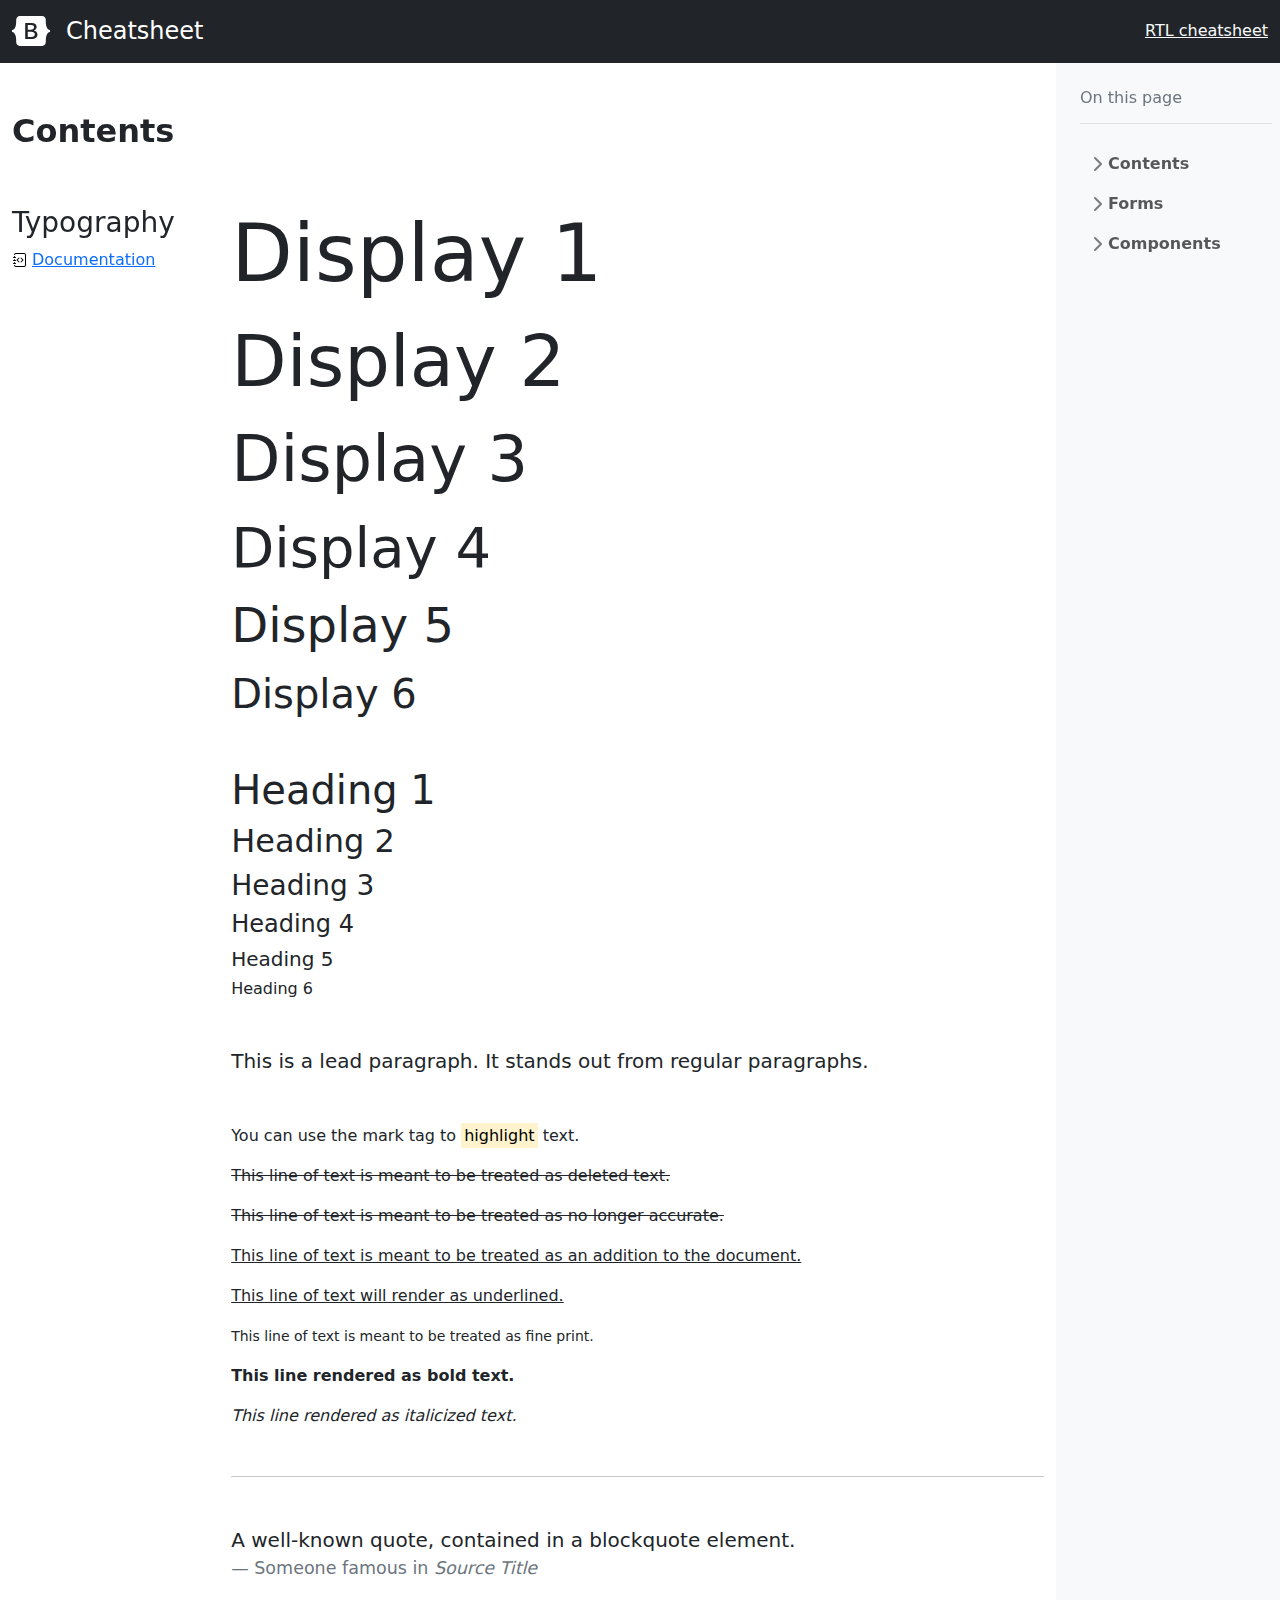
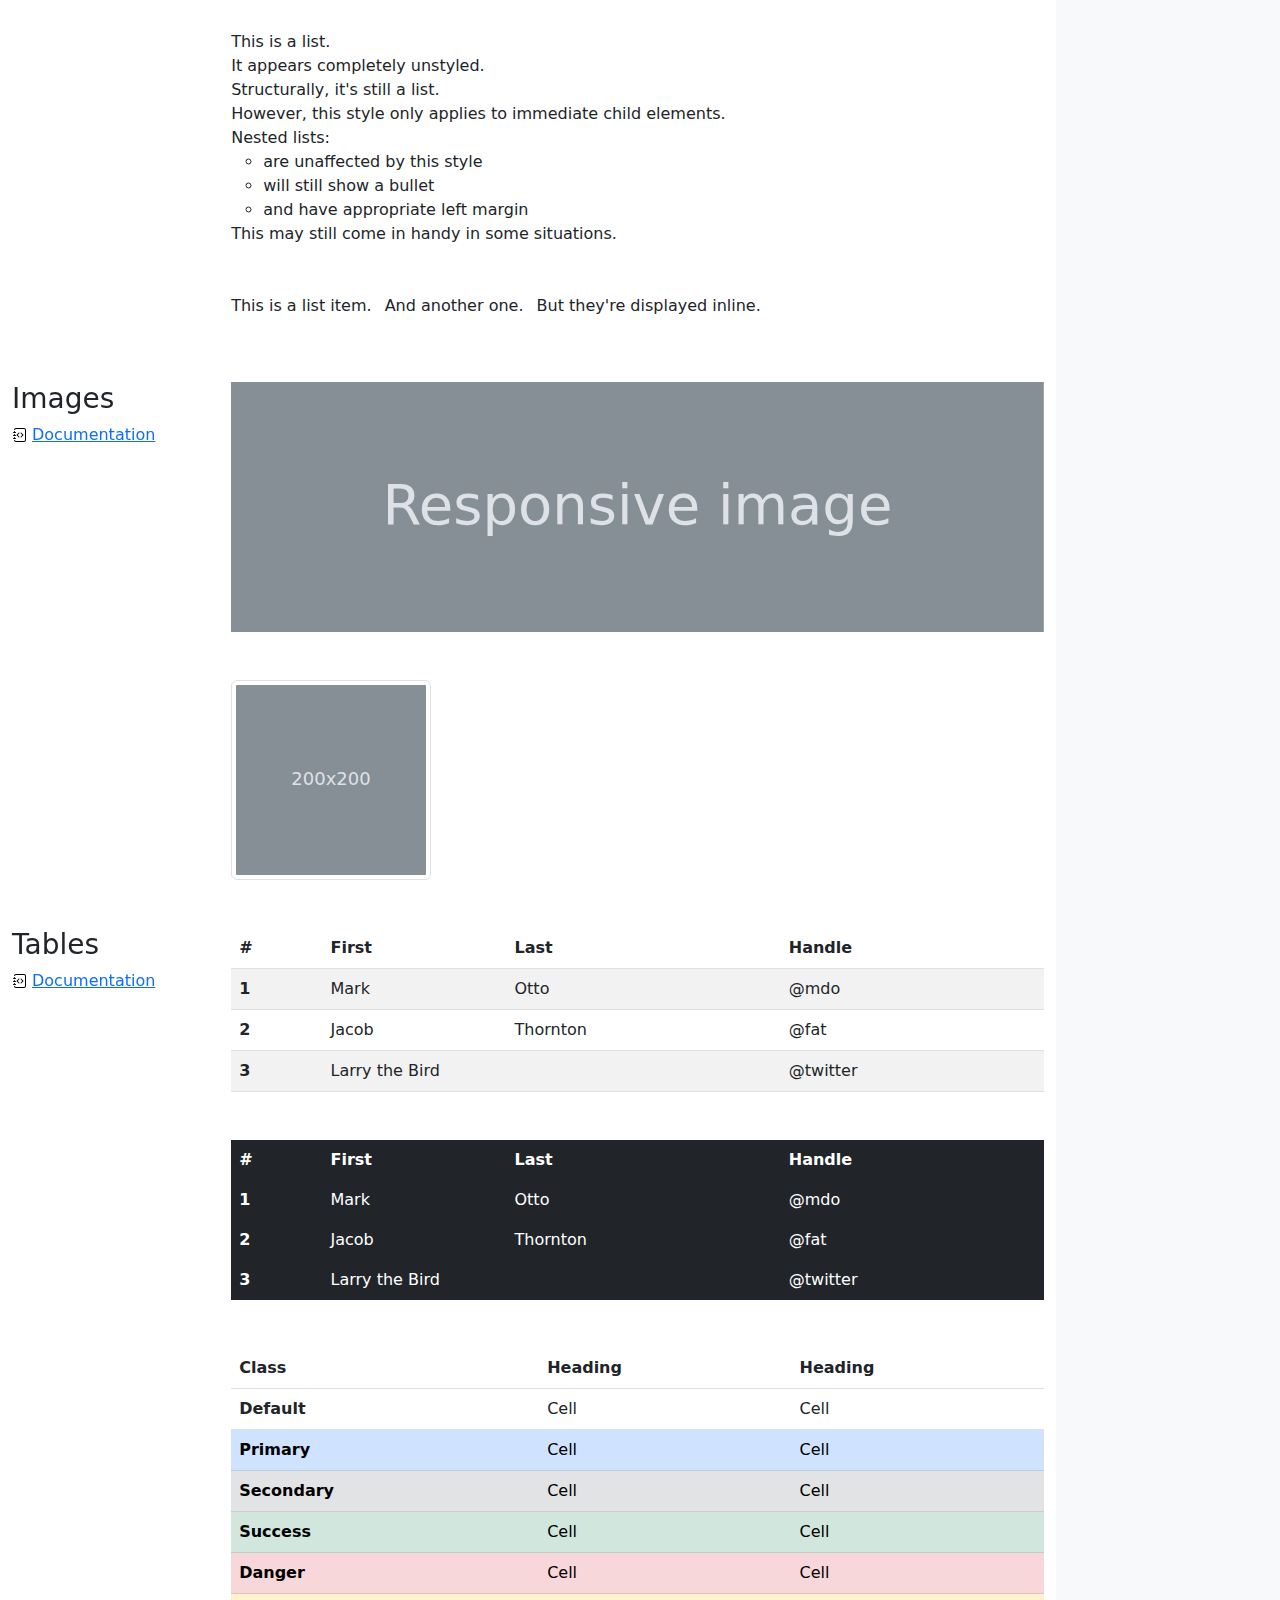
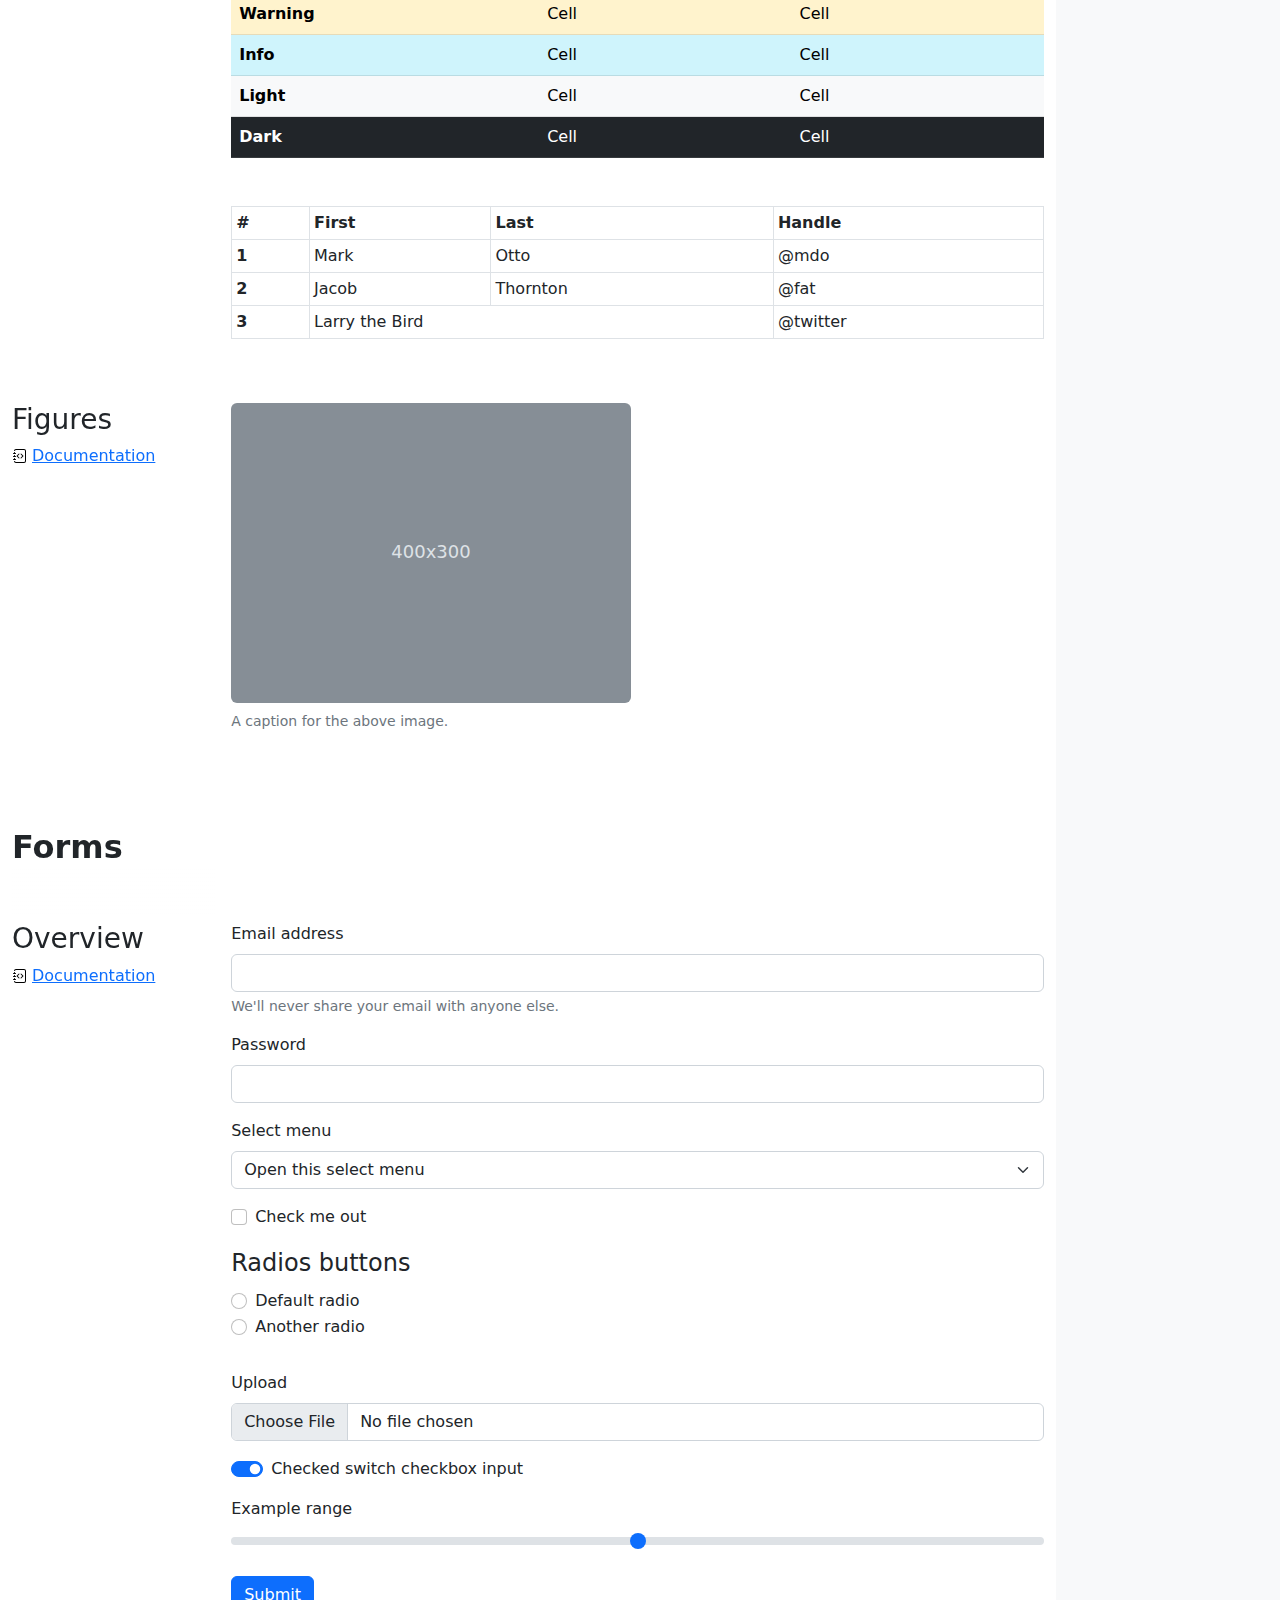
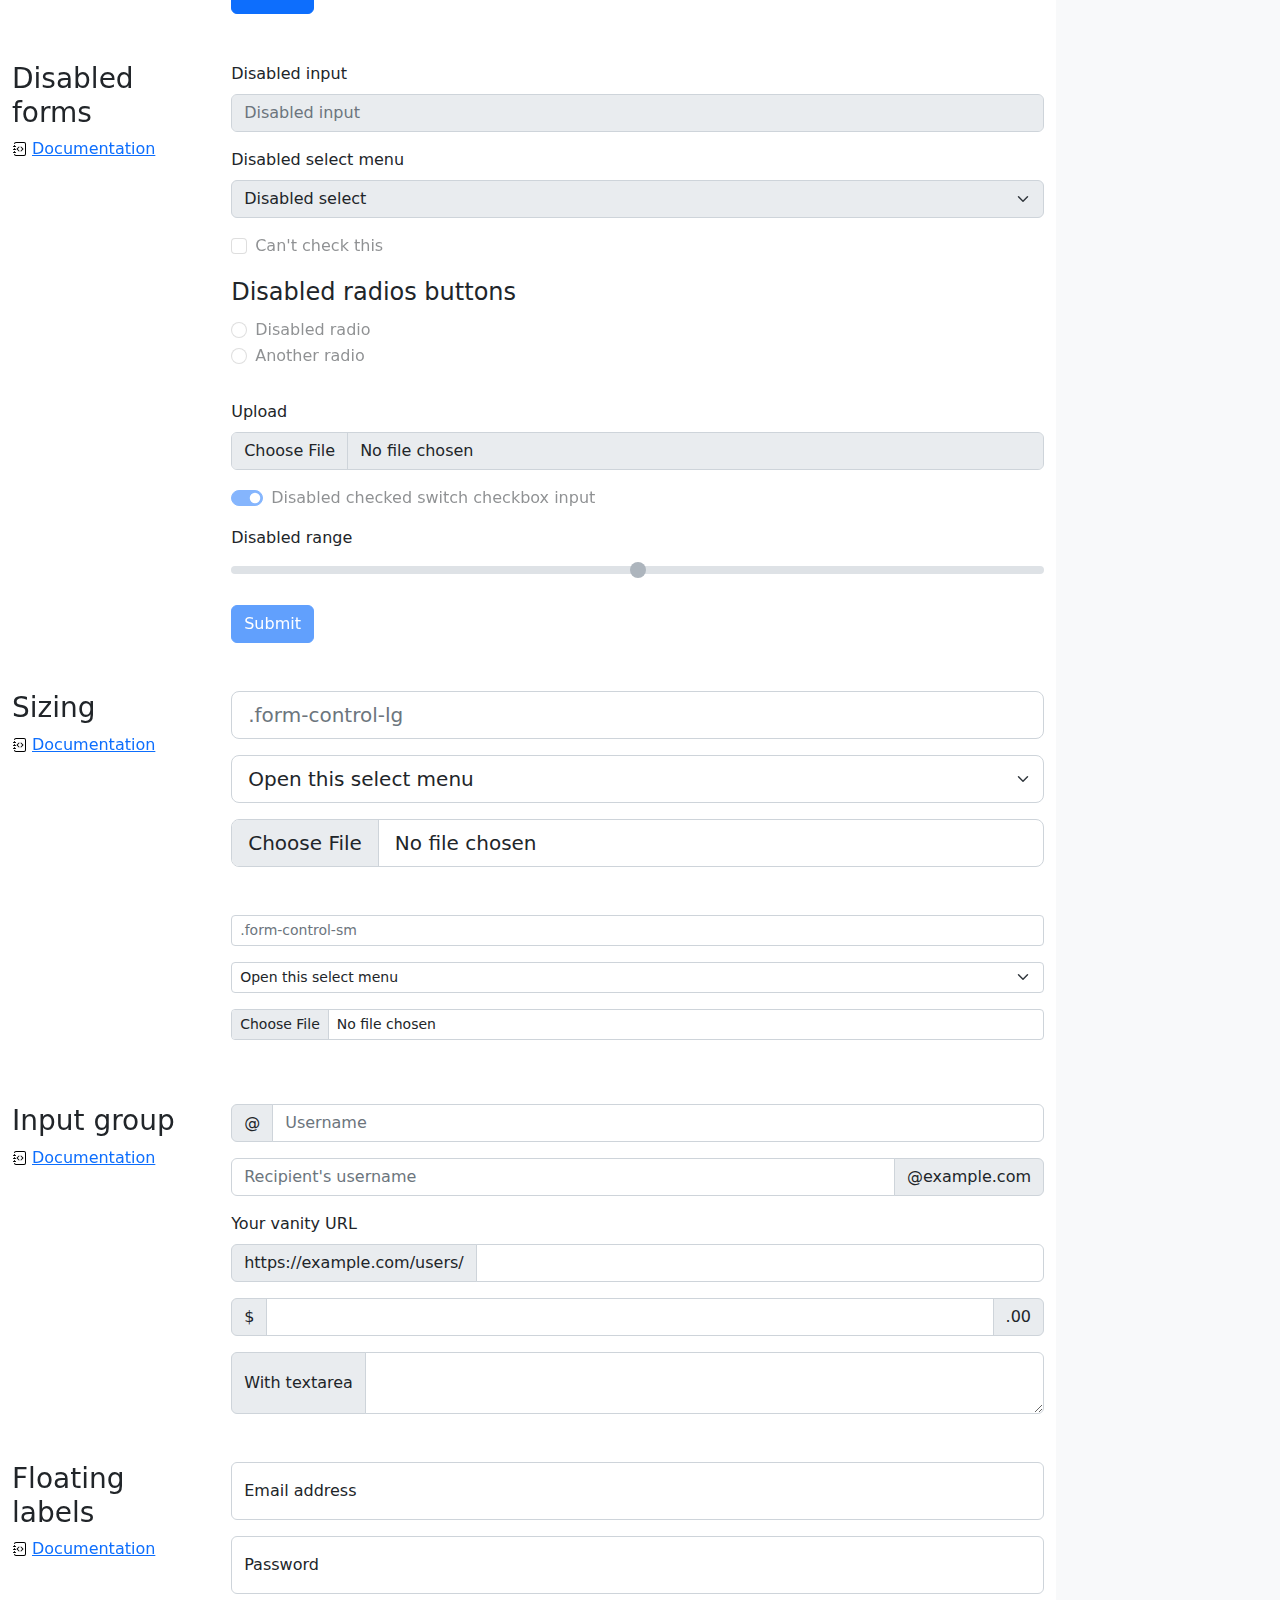
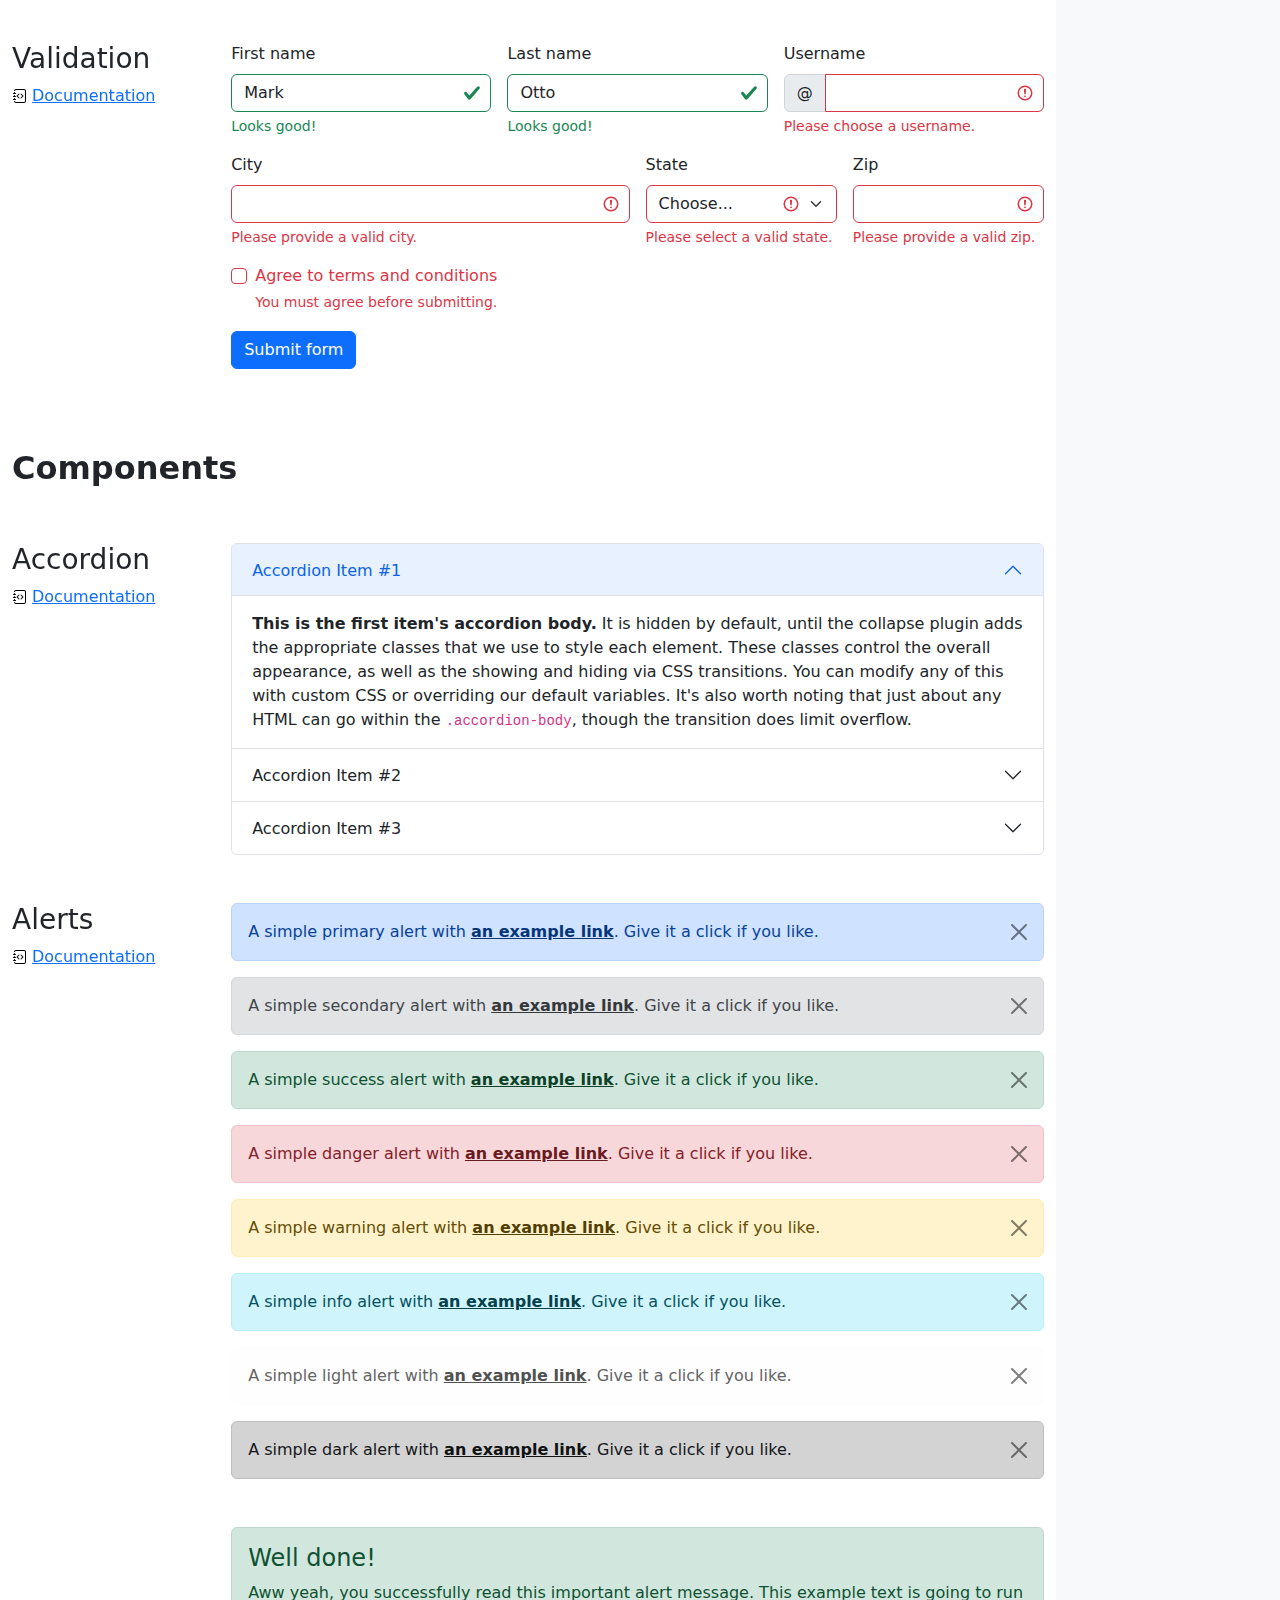
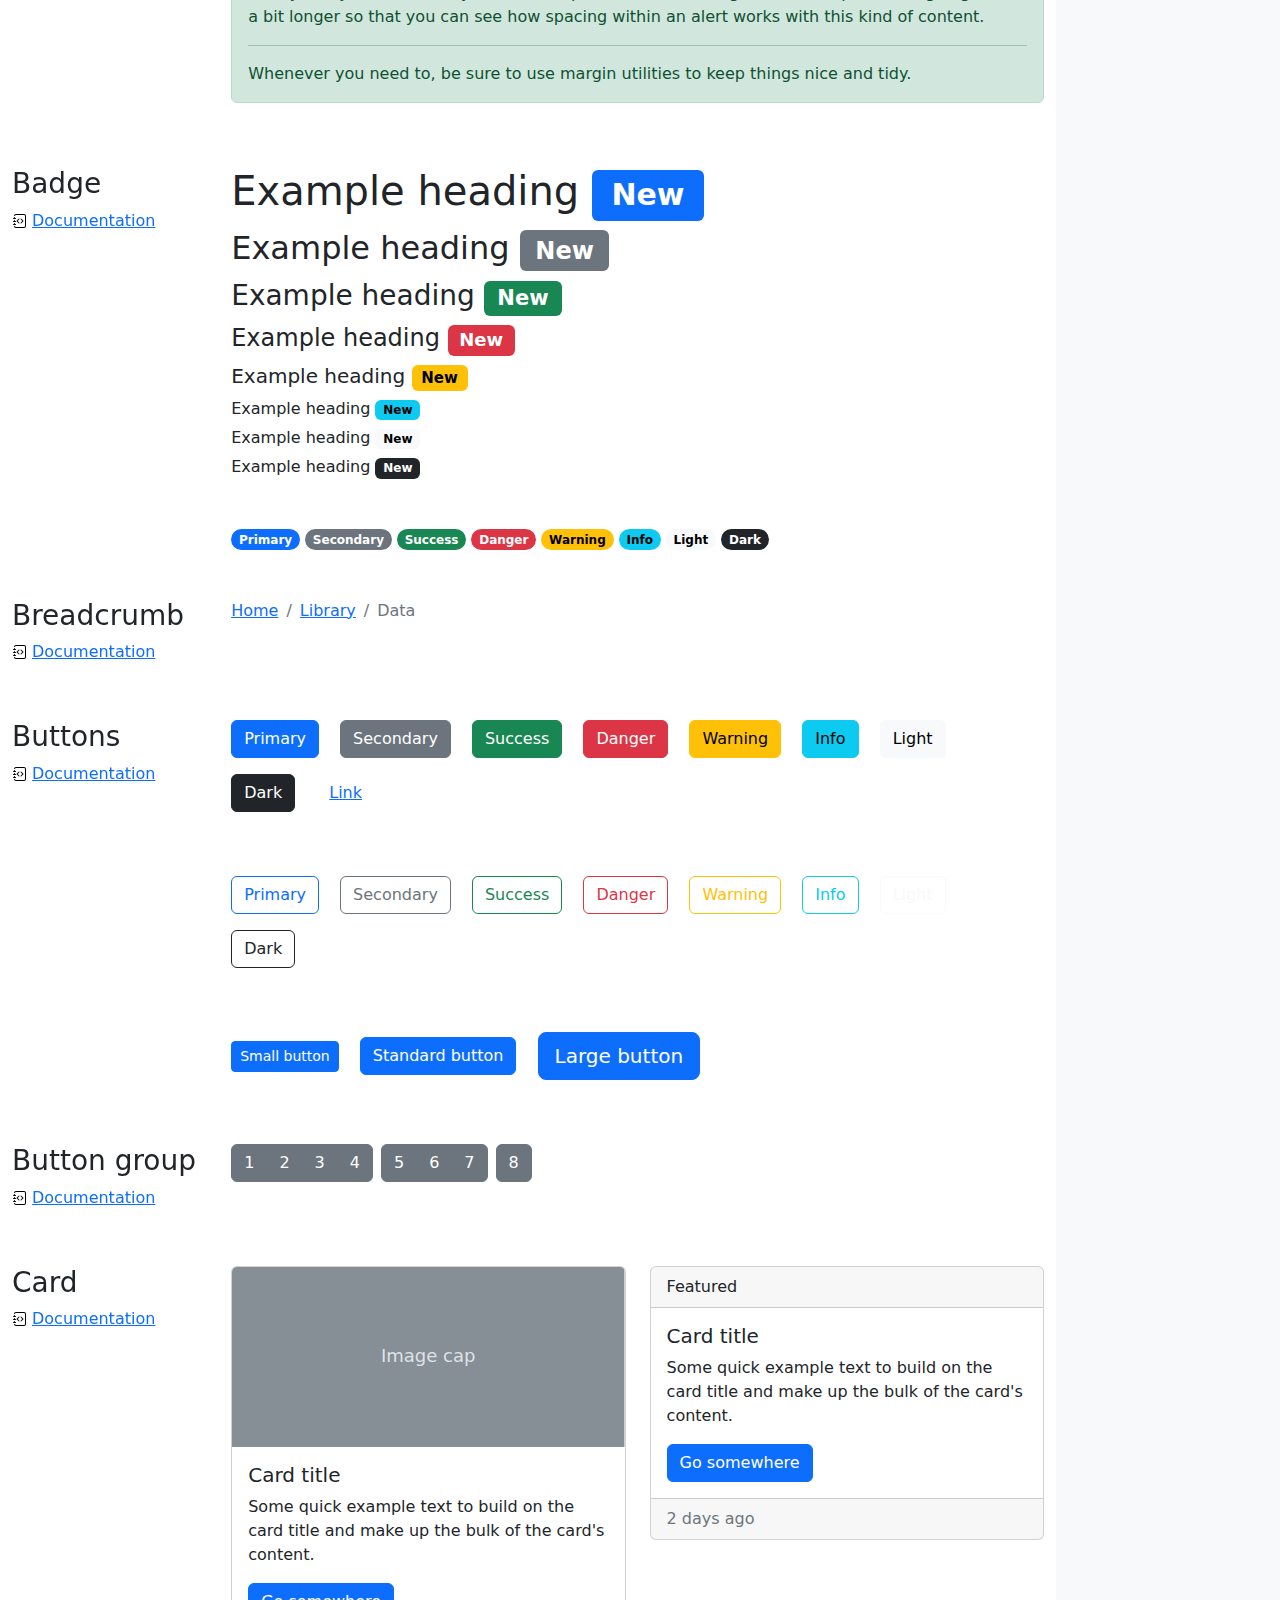
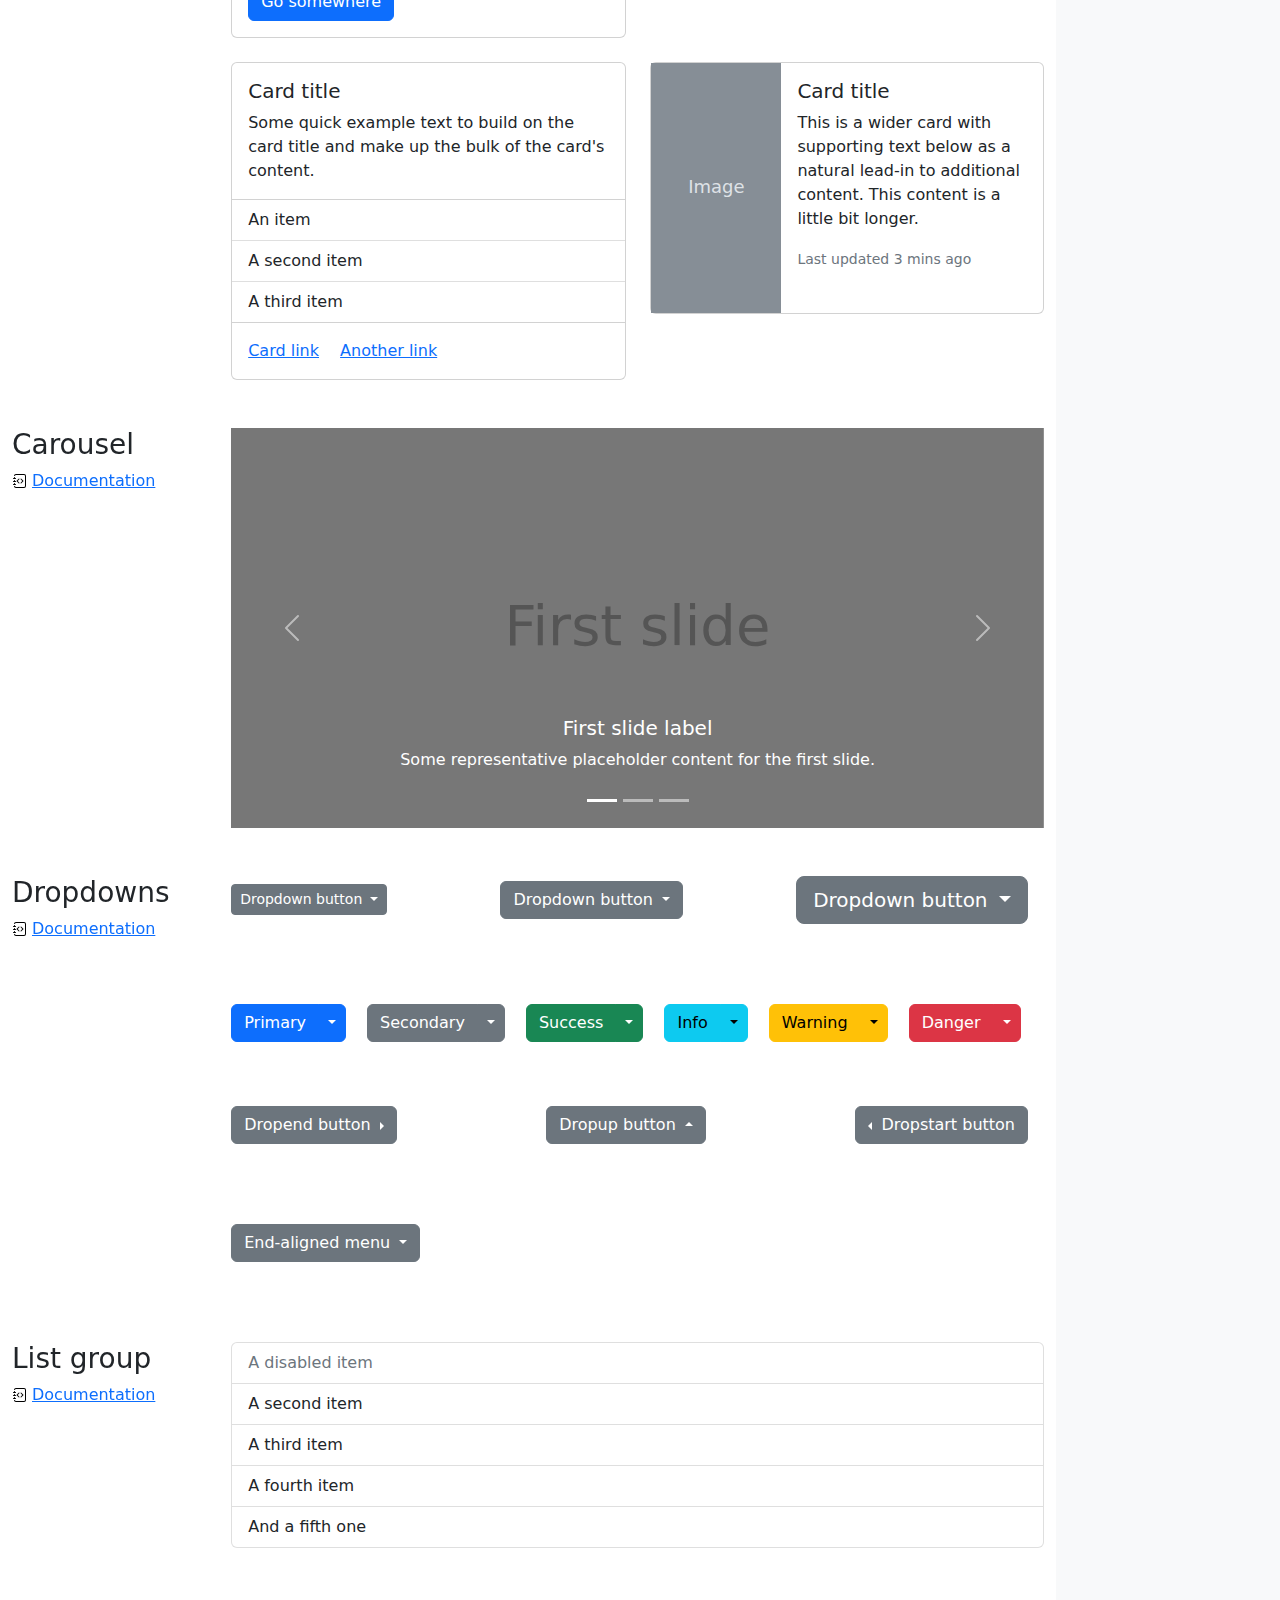
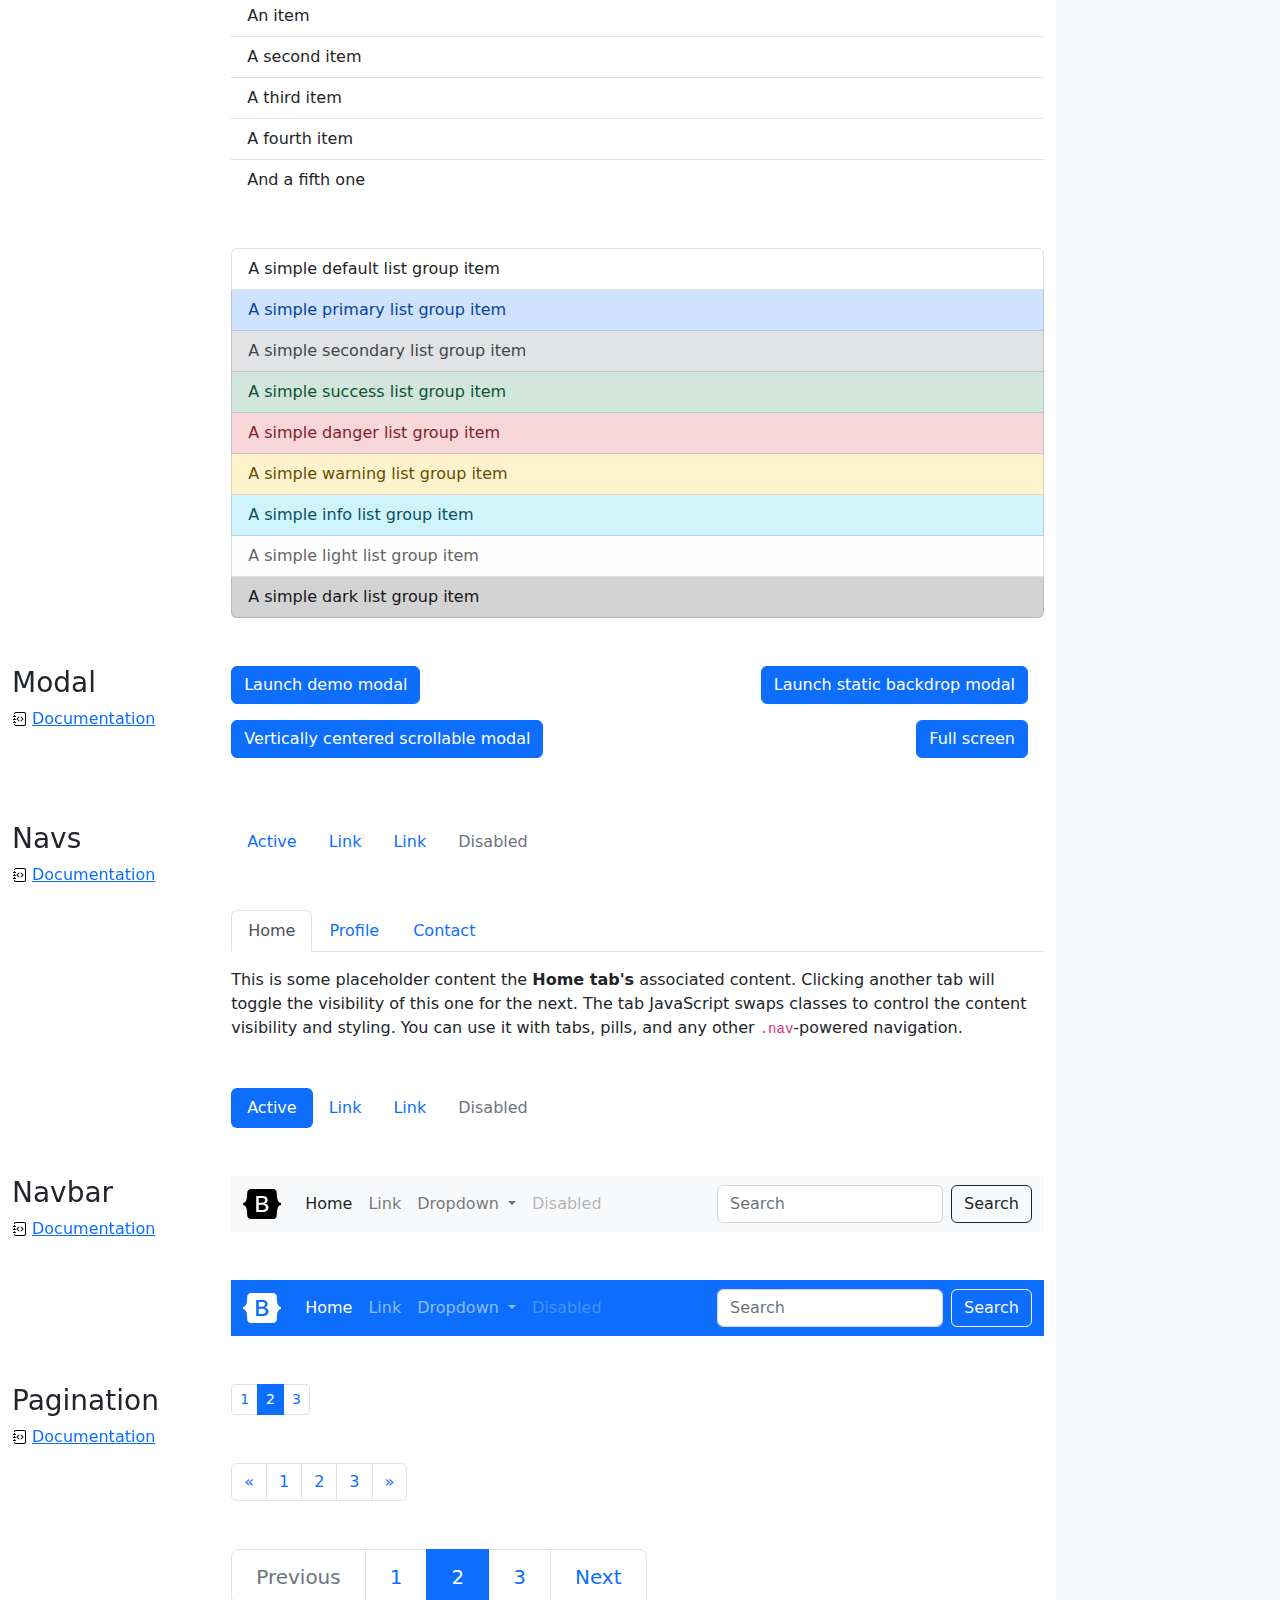
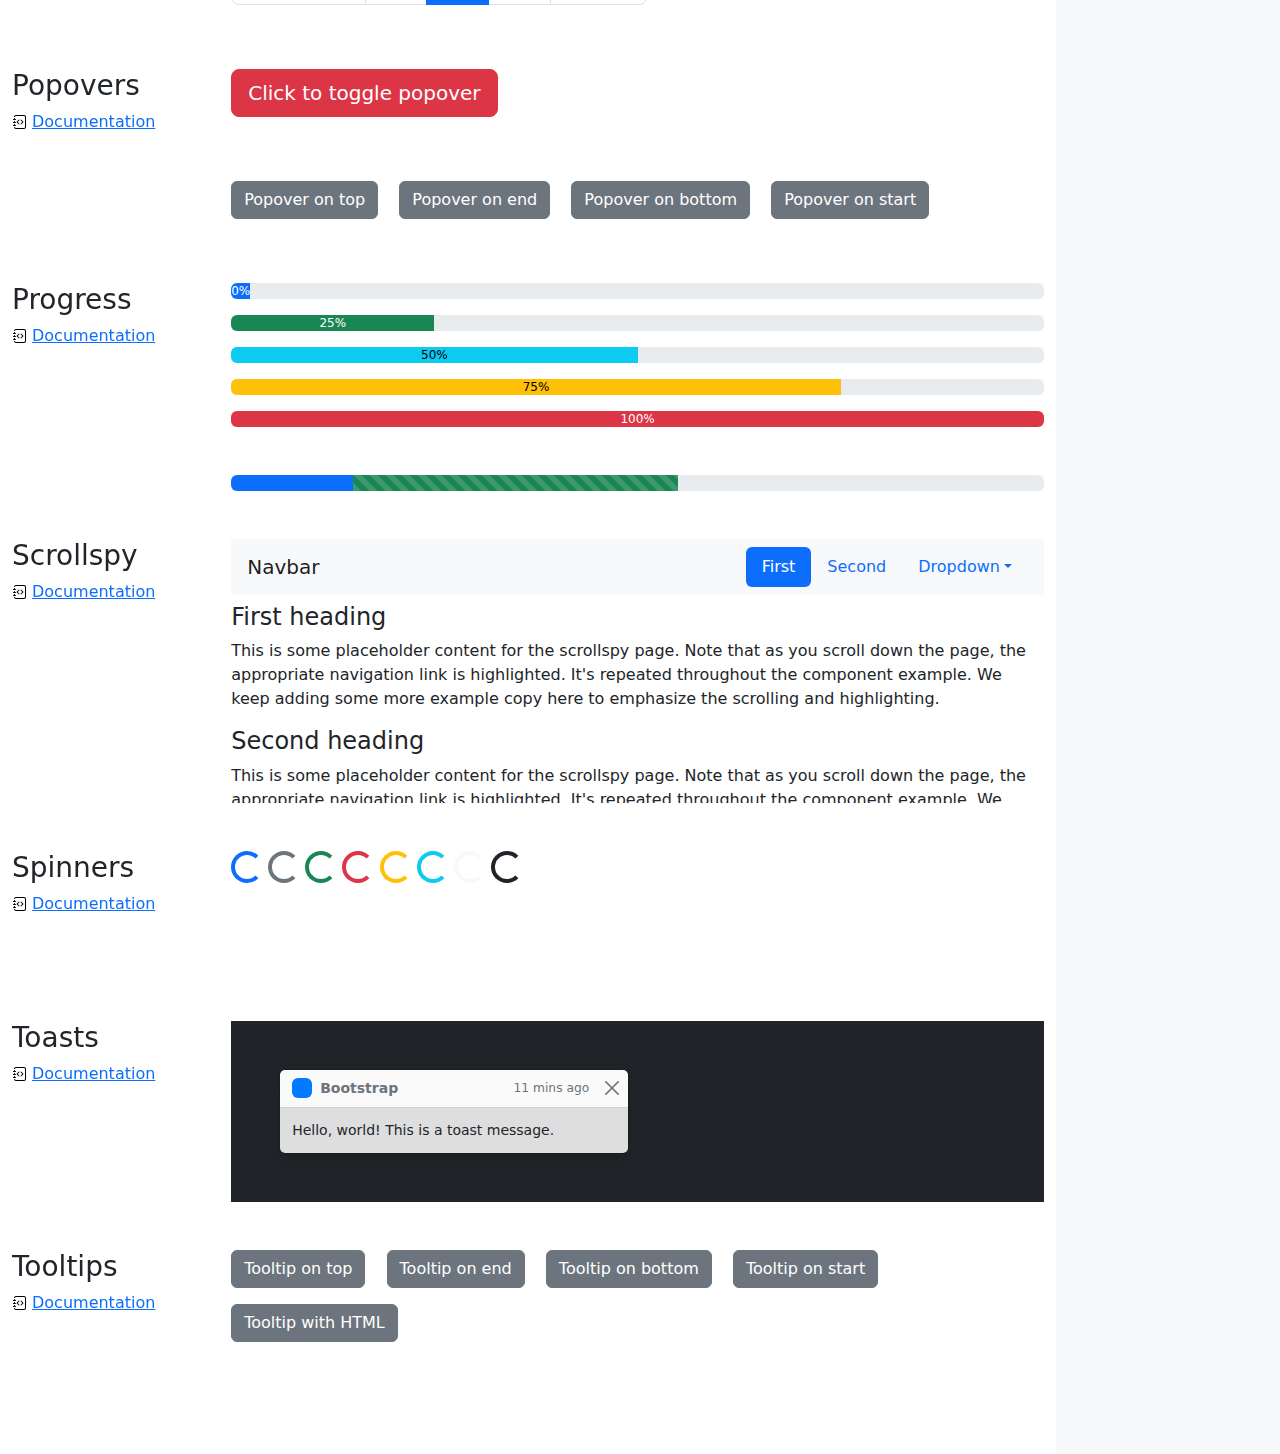
<file: bootstrap-5.2.3-examples/bootstrap-5.2.3-examples/cheatsheet/index.html>
<!doctype html>
<html lang="en">
  <head>
    <meta charset="utf-8">
    <meta name="viewport" content="width=device-width, initial-scale=1">
    <meta name="description" content="">
    <meta name="author" content="Mark Otto, Jacob Thornton, and Bootstrap contributors">
    <meta name="generator" content="Hugo 0.104.2">
    <title>Cheatsheet · Bootstrap v5.2</title>

    <link rel="canonical" href="https://getbootstrap.com/docs/5.2/examples/cheatsheet/">

    

    

<link href="../assets/dist/css/bootstrap.min.css" rel="stylesheet">

    <style>
      .bd-placeholder-img {
        font-size: 1.125rem;
        text-anchor: middle;
        -webkit-user-select: none;
        -moz-user-select: none;
        user-select: none;
      }

      @media (min-width: 768px) {
        .bd-placeholder-img-lg {
          font-size: 3.5rem;
        }
      }

      .b-example-divider {
        height: 3rem;
        background-color: rgba(0, 0, 0, .1);
        border: solid rgba(0, 0, 0, .15);
        border-width: 1px 0;
        box-shadow: inset 0 .5em 1.5em rgba(0, 0, 0, .1), inset 0 .125em .5em rgba(0, 0, 0, .15);
      }

      .b-example-vr {
        flex-shrink: 0;
        width: 1.5rem;
        height: 100vh;
      }

      .bi {
        vertical-align: -.125em;
        fill: currentColor;
      }

      .nav-scroller {
        position: relative;
        z-index: 2;
        height: 2.75rem;
        overflow-y: hidden;
      }

      .nav-scroller .nav {
        display: flex;
        flex-wrap: nowrap;
        padding-bottom: 1rem;
        margin-top: -1px;
        overflow-x: auto;
        text-align: center;
        white-space: nowrap;
        -webkit-overflow-scrolling: touch;
      }
    </style>

    
    <!-- Custom styles for this template -->
    <link href="cheatsheet.css" rel="stylesheet">
  </head>
  <body class="bg-light">
    
<header class="bd-header bg-dark py-3 d-flex align-items-stretch border-bottom border-dark">
  <div class="container-fluid d-flex align-items-center">
    <h1 class="d-flex align-items-center fs-4 text-white mb-0">
      <img src="../assets/brand/bootstrap-logo-white.svg" width="38" height="30" class="me-3" alt="Bootstrap">
      Cheatsheet
    </h1>
    <a href="../examples/cheatsheet-rtl/" class="ms-auto link-light" hreflang="ar">RTL cheatsheet</a>
  </div>
</header>
<aside class="bd-aside sticky-xl-top text-muted align-self-start mb-3 mb-xl-5 px-2">
  <h2 class="h6 pt-4 pb-3 mb-4 border-bottom">On this page</h2>
  <nav class="small" id="toc">
    <ul class="list-unstyled">
      <li class="my-2">
        <button class="btn d-inline-flex align-items-center collapsed border-0" data-bs-toggle="collapse" aria-expanded="false" data-bs-target="#contents-collapse" aria-controls="contents-collapse">Contents</button>
        <ul class="list-unstyled ps-3 collapse" id="contents-collapse">
          <li><a class="d-inline-flex align-items-center rounded text-decoration-none" href="#typography">Typography</a></li>
          <li><a class="d-inline-flex align-items-center rounded text-decoration-none" href="#images">Images</a></li>
          <li><a class="d-inline-flex align-items-center rounded text-decoration-none" href="#tables">Tables</a></li>
          <li><a class="d-inline-flex align-items-center rounded text-decoration-none" href="#figures">Figures</a></li>
        </ul>
      </li>
      <li class="my-2">
        <button class="btn d-inline-flex align-items-center collapsed border-0" data-bs-toggle="collapse" aria-expanded="false" data-bs-target="#forms-collapse" aria-controls="forms-collapse">Forms</button>
        <ul class="list-unstyled ps-3 collapse" id="forms-collapse">
          <li><a class="d-inline-flex align-items-center rounded text-decoration-none" href="#overview">Overview</a></li>
          <li><a class="d-inline-flex align-items-center rounded text-decoration-none" href="#disabled-forms">Disabled forms</a></li>
          <li><a class="d-inline-flex align-items-center rounded text-decoration-none" href="#sizing">Sizing</a></li>
          <li><a class="d-inline-flex align-items-center rounded text-decoration-none" href="#input-group">Input group</a></li>
          <li><a class="d-inline-flex align-items-center rounded text-decoration-none" href="#floating-labels">Floating labels</a></li>
          <li><a class="d-inline-flex align-items-center rounded text-decoration-none" href="#validation">Validation</a></li>
        </ul>
      </li>
      <li class="my-2">
        <button class="btn d-inline-flex align-items-center collapsed border-0" data-bs-toggle="collapse" aria-expanded="false" data-bs-target="#components-collapse" aria-controls="components-collapse">Components</button>
        <ul class="list-unstyled ps-3 collapse" id="components-collapse">
          <li><a class="d-inline-flex align-items-center rounded text-decoration-none" href="#accordion">Accordion</a></li>
          <li><a class="d-inline-flex align-items-center rounded text-decoration-none" href="#alerts">Alerts</a></li>
          <li><a class="d-inline-flex align-items-center rounded text-decoration-none" href="#badge">Badge</a></li>
          <li><a class="d-inline-flex align-items-center rounded text-decoration-none" href="#breadcrumb">Breadcrumb</a></li>
          <li><a class="d-inline-flex align-items-center rounded text-decoration-none" href="#buttons">Buttons</a></li>
          <li><a class="d-inline-flex align-items-center rounded text-decoration-none" href="#button-group">Button group</a></li>
          <li><a class="d-inline-flex align-items-center rounded text-decoration-none" href="#card">Card</a></li>
          <li><a class="d-inline-flex align-items-center rounded text-decoration-none" href="#carousel">Carousel</a></li>
          <li><a class="d-inline-flex align-items-center rounded text-decoration-none" href="#dropdowns">Dropdowns</a></li>
          <li><a class="d-inline-flex align-items-center rounded text-decoration-none" href="#list-group">List group</a></li>
          <li><a class="d-inline-flex align-items-center rounded text-decoration-none" href="#modal">Modal</a></li>
          <li><a class="d-inline-flex align-items-center rounded text-decoration-none" href="#navs">Navs</a></li>
          <li><a class="d-inline-flex align-items-center rounded text-decoration-none" href="#navbar">Navbar</a></li>
          <li><a class="d-inline-flex align-items-center rounded text-decoration-none" href="#pagination">Pagination</a></li>
          <li><a class="d-inline-flex align-items-center rounded text-decoration-none" href="#popovers">Popovers</a></li>
          <li><a class="d-inline-flex align-items-center rounded text-decoration-none" href="#progress">Progress</a></li>
          <li><a class="d-inline-flex align-items-center rounded text-decoration-none" href="#scrollspy">Scrollspy</a></li>
          <li><a class="d-inline-flex align-items-center rounded text-decoration-none" href="#spinners">Spinners</a></li>
          <li><a class="d-inline-flex align-items-center rounded text-decoration-none" href="#toasts">Toasts</a></li>
          <li><a class="d-inline-flex align-items-center rounded text-decoration-none" href="#tooltips">Tooltips</a></li>
        </ul>
      </li>
    </ul>
  </nav>
</aside>
<div class="bd-cheatsheet container-fluid bg-body">
  <section id="content">
    <h2 class="sticky-xl-top fw-bold pt-3 pt-xl-5 pb-2 pb-xl-3">Contents</h2>

    <article class="my-3" id="typography">
      <div class="bd-heading sticky-xl-top align-self-start mt-5 mb-3 mt-xl-0 mb-xl-2">
        <h3>Typography</h3>
        <a class="d-flex align-items-center" href="../content/typography/">Documentation</a>
      </div>

      <div>
        <div class="bd-example-snippet bd-code-snippet"><div class="bd-example">
        <p class="display-1">Display 1</p>
        <p class="display-2">Display 2</p>
        <p class="display-3">Display 3</p>
        <p class="display-4">Display 4</p>
        <p class="display-5">Display 5</p>
        <p class="display-6">Display 6</p>
        </div></div>


        <div class="bd-example-snippet bd-code-snippet"><div class="bd-example">
        <p class="h1">Heading 1</p>
        <p class="h2">Heading 2</p>
        <p class="h3">Heading 3</p>
        <p class="h4">Heading 4</p>
        <p class="h5">Heading 5</p>
        <p class="h6">Heading 6</p>
        </div></div>


        <div class="bd-example-snippet bd-code-snippet"><div class="bd-example">
        <p class="lead">
          This is a lead paragraph. It stands out from regular paragraphs.
        </p>
        </div></div>


        <div class="bd-example-snippet bd-code-snippet"><div class="bd-example">
        <p>You can use the mark tag to <mark>highlight</mark> text.</p>
        <p><del>This line of text is meant to be treated as deleted text.</del></p>
        <p><s>This line of text is meant to be treated as no longer accurate.</s></p>
        <p><ins>This line of text is meant to be treated as an addition to the document.</ins></p>
        <p><u>This line of text will render as underlined.</u></p>
        <p><small>This line of text is meant to be treated as fine print.</small></p>
        <p><strong>This line rendered as bold text.</strong></p>
        <p><em>This line rendered as italicized text.</em></p>
        </div></div>


        <div class="bd-example-snippet bd-code-snippet"><div class="bd-example">
        <hr>
        </div></div>


        <div class="bd-example-snippet bd-code-snippet"><div class="bd-example">
        <blockquote class="blockquote">
          <p>A well-known quote, contained in a blockquote element.</p>
          <footer class="blockquote-footer">Someone famous in <cite title="Source Title">Source Title</cite></footer>
        </blockquote>
        </div></div>


        <div class="bd-example-snippet bd-code-snippet"><div class="bd-example">
        <ul class="list-unstyled">
          <li>This is a list.</li>
          <li>It appears completely unstyled.</li>
          <li>Structurally, it's still a list.</li>
          <li>However, this style only applies to immediate child elements.</li>
          <li>Nested lists:
            <ul>
              <li>are unaffected by this style</li>
              <li>will still show a bullet</li>
              <li>and have appropriate left margin</li>
            </ul>
          </li>
          <li>This may still come in handy in some situations.</li>
        </ul>
        </div></div>


        <div class="bd-example-snippet bd-code-snippet"><div class="bd-example">
        <ul class="list-inline">
          <li class="list-inline-item">This is a list item.</li>
          <li class="list-inline-item">And another one.</li>
          <li class="list-inline-item">But they're displayed inline.</li>
        </ul>
        </div></div>

      </div>
    </article>
    <article class="my-3" id="images">
      <div class="bd-heading sticky-xl-top align-self-start mt-5 mb-3 mt-xl-0 mb-xl-2">
        <h3>Images</h3>
        <a class="d-flex align-items-center" href="../content/images/">Documentation</a>
      </div>

      <div>
        <div class="bd-example-snippet bd-code-snippet"><div class="bd-example">
        <svg class="bd-placeholder-img bd-placeholder-img-lg img-fluid" width="100%" height="250" xmlns="http://www.w3.org/2000/svg" role="img" aria-label="Placeholder: Responsive image" preserveAspectRatio="xMidYMid slice" focusable="false"><title>Placeholder</title><rect width="100%" height="100%" fill="#868e96"/><text x="50%" y="50%" fill="#dee2e6" dy=".3em">Responsive image</text></svg>

        </div></div>


        <div class="bd-example-snippet bd-code-snippet"><div class="bd-example">
        <svg class="bd-placeholder-img img-thumbnail" width="200" height="200" xmlns="http://www.w3.org/2000/svg" role="img" aria-label="A generic square placeholder image with a white border around it, making it resemble a photograph taken with an old instant camera: 200x200" preserveAspectRatio="xMidYMid slice" focusable="false"><title>A generic square placeholder image with a white border around it, making it resemble a photograph taken with an old instant camera</title><rect width="100%" height="100%" fill="#868e96"/><text x="50%" y="50%" fill="#dee2e6" dy=".3em">200x200</text></svg>

        </div></div>

      </div>
    </article>
    <article class="my-3" id="tables">
      <div class="bd-heading sticky-xl-top align-self-start mt-5 mb-3 mt-xl-0 mb-xl-2">
        <h3>Tables</h3>
        <a class="d-flex align-items-center" href="../content/tables/">Documentation</a>
      </div>

      <div>
        <div class="bd-example-snippet bd-code-snippet"><div class="bd-example">
        <table class="table table-striped">
          <thead>
          <tr>
            <th scope="col">#</th>
            <th scope="col">First</th>
            <th scope="col">Last</th>
            <th scope="col">Handle</th>
          </tr>
          </thead>
          <tbody>
          <tr>
            <th scope="row">1</th>
            <td>Mark</td>
            <td>Otto</td>
            <td>@mdo</td>
          </tr>
          <tr>
            <th scope="row">2</th>
            <td>Jacob</td>
            <td>Thornton</td>
            <td>@fat</td>
          </tr>
          <tr>
            <th scope="row">3</th>
            <td colspan="2">Larry the Bird</td>
            <td>@twitter</td>
          </tr>
          </tbody>
        </table>
        </div></div>


        <div class="bd-example-snippet bd-code-snippet"><div class="bd-example">
        <table class="table table-dark table-borderless">
          <thead>
          <tr>
            <th scope="col">#</th>
            <th scope="col">First</th>
            <th scope="col">Last</th>
            <th scope="col">Handle</th>
          </tr>
          </thead>
          <tbody>
          <tr>
            <th scope="row">1</th>
            <td>Mark</td>
            <td>Otto</td>
            <td>@mdo</td>
          </tr>
          <tr>
            <th scope="row">2</th>
            <td>Jacob</td>
            <td>Thornton</td>
            <td>@fat</td>
          </tr>
          <tr>
            <th scope="row">3</th>
            <td colspan="2">Larry the Bird</td>
            <td>@twitter</td>
          </tr>
          </tbody>
        </table>
        </div></div>


        <div class="bd-example-snippet bd-code-snippet"><div class="bd-example">
        <table class="table table-hover">
          <thead>
          <tr>
            <th scope="col">Class</th>
            <th scope="col">Heading</th>
            <th scope="col">Heading</th>
          </tr>
          </thead>
          <tbody>
          <tr>
            <th scope="row">Default</th>
            <td>Cell</td>
            <td>Cell</td>
          </tr>
          
          <tr class="table-primary">
            <th scope="row">Primary</th>
            <td>Cell</td>
            <td>Cell</td>
          </tr>
          <tr class="table-secondary">
            <th scope="row">Secondary</th>
            <td>Cell</td>
            <td>Cell</td>
          </tr>
          <tr class="table-success">
            <th scope="row">Success</th>
            <td>Cell</td>
            <td>Cell</td>
          </tr>
          <tr class="table-danger">
            <th scope="row">Danger</th>
            <td>Cell</td>
            <td>Cell</td>
          </tr>
          <tr class="table-warning">
            <th scope="row">Warning</th>
            <td>Cell</td>
            <td>Cell</td>
          </tr>
          <tr class="table-info">
            <th scope="row">Info</th>
            <td>Cell</td>
            <td>Cell</td>
          </tr>
          <tr class="table-light">
            <th scope="row">Light</th>
            <td>Cell</td>
            <td>Cell</td>
          </tr>
          <tr class="table-dark">
            <th scope="row">Dark</th>
            <td>Cell</td>
            <td>Cell</td>
          </tr>
          </tbody>
        </table>
        </div></div>


        <div class="bd-example-snippet bd-code-snippet"><div class="bd-example">
        <table class="table table-sm table-bordered">
          <thead>
          <tr>
            <th scope="col">#</th>
            <th scope="col">First</th>
            <th scope="col">Last</th>
            <th scope="col">Handle</th>
          </tr>
          </thead>
          <tbody>
          <tr>
            <th scope="row">1</th>
            <td>Mark</td>
            <td>Otto</td>
            <td>@mdo</td>
          </tr>
          <tr>
            <th scope="row">2</th>
            <td>Jacob</td>
            <td>Thornton</td>
            <td>@fat</td>
          </tr>
          <tr>
            <th scope="row">3</th>
            <td colspan="2">Larry the Bird</td>
            <td>@twitter</td>
          </tr>
          </tbody>
        </table>
        </div></div>

      </div>
    </article>
    <article class="my-3" id="figures">
      <div class="bd-heading sticky-xl-top align-self-start mt-5 mb-3 mt-xl-0 mb-xl-2">
        <h3>Figures</h3>
        <a class="d-flex align-items-center" href="../content/figures/">Documentation</a>
      </div>

      <div>
        <div class="bd-example-snippet bd-code-snippet"><div class="bd-example">
        <figure class="figure">
          <svg class="bd-placeholder-img figure-img img-fluid rounded" width="400" height="300" xmlns="http://www.w3.org/2000/svg" role="img" aria-label="Placeholder: 400x300" preserveAspectRatio="xMidYMid slice" focusable="false"><title>Placeholder</title><rect width="100%" height="100%" fill="#868e96"/><text x="50%" y="50%" fill="#dee2e6" dy=".3em">400x300</text></svg>

          <figcaption class="figure-caption">A caption for the above image.</figcaption>
        </figure>
        </div></div>

      </div>
    </article>
  </section>

  <section id="forms">
    <h2 class="sticky-xl-top fw-bold pt-3 pt-xl-5 pb-2 pb-xl-3">Forms</h2>

    <article class="my-3" id="overview">
      <div class="bd-heading sticky-xl-top align-self-start mt-5 mb-3 mt-xl-0 mb-xl-2">
        <h3>Overview</h3>
        <a class="d-flex align-items-center" href="../forms/overview/">Documentation</a>
      </div>

      <div>
        <div class="bd-example-snippet bd-code-snippet"><div class="bd-example">
        <form>
          <div class="mb-3">
            <label for="exampleInputEmail1" class="form-label">Email address</label>
            <input type="email" class="form-control" id="exampleInputEmail1" aria-describedby="emailHelp">
            <div id="emailHelp" class="form-text">We'll never share your email with anyone else.</div>
          </div>
          <div class="mb-3">
            <label for="exampleInputPassword1" class="form-label">Password</label>
            <input type="password" class="form-control" id="exampleInputPassword1">
          </div>
          <div class="mb-3">
            <label for="exampleSelect" class="form-label">Select menu</label>
            <select class="form-select" id="exampleSelect">
              <option selected>Open this select menu</option>
              <option value="1">One</option>
              <option value="2">Two</option>
              <option value="3">Three</option>
            </select>
          </div>
          <div class="mb-3 form-check">
            <input type="checkbox" class="form-check-input" id="exampleCheck1">
            <label class="form-check-label" for="exampleCheck1">Check me out</label>
          </div>
          <fieldset class="mb-3">
            <legend>Radios buttons</legend>
            <div class="form-check">
              <input type="radio" name="radios" class="form-check-input" id="exampleRadio1">
              <label class="form-check-label" for="exampleRadio1">Default radio</label>
            </div>
            <div class="mb-3 form-check">
              <input type="radio" name="radios" class="form-check-input" id="exampleRadio2">
              <label class="form-check-label" for="exampleRadio2">Another radio</label>
            </div>
          </fieldset>
          <div class="mb-3">
            <label class="form-label" for="customFile">Upload</label>
            <input type="file" class="form-control" id="customFile">
          </div>
          <div class="mb-3 form-check form-switch">
            <input class="form-check-input" type="checkbox" role="switch" id="flexSwitchCheckChecked" checked>
            <label class="form-check-label" for="flexSwitchCheckChecked">Checked switch checkbox input</label>
          </div>
          <div class="mb-3">
            <label for="customRange3" class="form-label">Example range</label>
            <input type="range" class="form-range" min="0" max="5" step="0.5" id="customRange3">
          </div>
          <button type="submit" class="btn btn-primary">Submit</button>
        </form>
        </div></div>

      </div>
    </article>
    <article class="my-3" id="disabled-forms">
      <div class="bd-heading sticky-xl-top align-self-start mt-5 mb-3 mt-xl-0 mb-xl-2">
        <h3>Disabled forms</h3>
        <a class="d-flex align-items-center" href="../forms/overview/#disabled-forms">Documentation</a>
      </div>

      <div>
        <div class="bd-example-snippet bd-code-snippet"><div class="bd-example">
        <form>
          <fieldset disabled aria-label="Disabled fieldset example">
            <div class="mb-3">
              <label for="disabledTextInput" class="form-label">Disabled input</label>
              <input type="text" id="disabledTextInput" class="form-control" placeholder="Disabled input">
            </div>
            <div class="mb-3">
              <label for="disabledSelect" class="form-label">Disabled select menu</label>
              <select id="disabledSelect" class="form-select">
                <option>Disabled select</option>
              </select>
            </div>
            <div class="mb-3">
              <div class="form-check">
                <input class="form-check-input" type="checkbox" id="disabledFieldsetCheck" disabled>
                <label class="form-check-label" for="disabledFieldsetCheck">
                  Can't check this
                </label>
              </div>
            </div>
            <fieldset class="mb-3">
              <legend>Disabled radios buttons</legend>
              <div class="form-check">
                <input type="radio" name="radios" class="form-check-input" id="disabledRadio1" disabled>
                <label class="form-check-label" for="disabledRadio1">Disabled radio</label>
              </div>
              <div class="mb-3 form-check">
                <input type="radio" name="radios" class="form-check-input" id="disabledRadio2" disabled>
                <label class="form-check-label" for="disabledRadio2">Another radio</label>
              </div>
            </fieldset>
            <div class="mb-3">
              <label class="form-label" for="disabledCustomFile">Upload</label>
              <input type="file" class="form-control" id="disabledCustomFile" disabled>
            </div>
            <div class="mb-3 form-check form-switch">
              <input class="form-check-input" type="checkbox" role="switch" id="disabledSwitchCheckChecked" checked disabled>
              <label class="form-check-label" for="disabledSwitchCheckChecked">Disabled checked switch checkbox input</label>
            </div>
            <div class="mb-3">
              <label for="disabledRange" class="form-label">Disabled range</label>
              <input type="range" class="form-range" min="0" max="5" step="0.5" id="disabledRange">
            </div>
            <button type="submit" class="btn btn-primary">Submit</button>
          </fieldset>
        </form>
        </div></div>

      </div>
    </article>
    <article class="my-3" id="sizing">
      <div class="bd-heading sticky-xl-top align-self-start mt-5 mb-3 mt-xl-0 mb-xl-2">
        <h3>Sizing</h3>
        <a class="d-flex align-items-center" href="../forms/form-control/#sizing">Documentation</a>
      </div>

      <div>
        <div class="bd-example-snippet bd-code-snippet"><div class="bd-example">
        <div class="mb-3">
          <input class="form-control form-control-lg" type="text" placeholder=".form-control-lg" aria-label=".form-control-lg example">
        </div>
        <div class="mb-3">
          <select class="form-select form-select-lg" aria-label=".form-select-lg example">
            <option selected>Open this select menu</option>
            <option value="1">One</option>
            <option value="2">Two</option>
            <option value="3">Three</option>
          </select>
        </div>
        <div class="mb-3">
          <input type="file" class="form-control form-control-lg" aria-label="Large file input example">
        </div>
        </div></div>


        <div class="bd-example-snippet bd-code-snippet"><div class="bd-example">
        <div class="mb-3">
          <input class="form-control form-control-sm" type="text" placeholder=".form-control-sm" aria-label=".form-control-sm example">
        </div>
        <div class="mb-3">
          <select class="form-select form-select-sm" aria-label=".form-select-sm example">
            <option selected>Open this select menu</option>
            <option value="1">One</option>
            <option value="2">Two</option>
            <option value="3">Three</option>
          </select>
        </div>
        <div class="mb-3">
          <input type="file" class="form-control form-control-sm" aria-label="Small file input example">
        </div>
        </div></div>

      </div>
    </article>
    <article class="my-3" id="input-group">
      <div class="bd-heading sticky-xl-top align-self-start mt-5 mb-3 mt-xl-0 mb-xl-2">
        <h3>Input group</h3>
        <a class="d-flex align-items-center" href="../forms/input-group/">Documentation</a>
      </div>

      <div>
        <div class="bd-example-snippet bd-code-snippet"><div class="bd-example">
        <div class="input-group mb-3">
          <span class="input-group-text" id="basic-addon1">@</span>
          <input type="text" class="form-control" placeholder="Username" aria-label="Username" aria-describedby="basic-addon1">
        </div>
        <div class="input-group mb-3">
          <input type="text" class="form-control" placeholder="Recipient's username" aria-label="Recipient's username" aria-describedby="basic-addon2">
          <span class="input-group-text" id="basic-addon2">@example.com</span>
        </div>
        <label for="basic-url" class="form-label">Your vanity URL</label>
        <div class="input-group mb-3">
          <span class="input-group-text" id="basic-addon3">https://example.com/users/</span>
          <input type="text" class="form-control" id="basic-url" aria-describedby="basic-addon3">
        </div>
        <div class="input-group mb-3">
          <span class="input-group-text">$</span>
          <input type="text" class="form-control" aria-label="Amount (to the nearest dollar)">
          <span class="input-group-text">.00</span>
        </div>
        <div class="input-group">
          <span class="input-group-text">With textarea</span>
          <textarea class="form-control" aria-label="With textarea"></textarea>
        </div>
        </div></div>

      </div>
    </article>
    <article class="my-3" id="floating-labels">
      <div class="bd-heading sticky-xl-top align-self-start mt-5 mb-3 mt-xl-0 mb-xl-2">
        <h3>Floating labels</h3>
        <a class="d-flex align-items-center" href="../forms/floating-labels/">Documentation</a>
      </div>

      <div>
        <div class="bd-example-snippet bd-code-snippet"><div class="bd-example">
        <form>
          <div class="form-floating mb-3">
            <input type="email" class="form-control" id="floatingInput" placeholder="name@example.com">
            <label for="floatingInput">Email address</label>
          </div>
          <div class="form-floating">
            <input type="password" class="form-control" id="floatingPassword" placeholder="Password">
            <label for="floatingPassword">Password</label>
          </div>
        </form>
        </div></div>

      </div>
    </article>
    <article class="my-3" id="validation">
      <div class="bd-heading sticky-xl-top align-self-start mt-5 mb-3 mt-xl-0 mb-xl-2">
        <h3>Validation</h3>
        <a class="d-flex align-items-center" href="../forms/validation/">Documentation</a>
      </div>

      <div>
        <div class="bd-example-snippet bd-code-snippet"><div class="bd-example">
        <form class="row g-3">
          <div class="col-md-4">
            <label for="validationServer01" class="form-label">First name</label>
            <input type="text" class="form-control is-valid" id="validationServer01" value="Mark" required>
            <div class="valid-feedback">
              Looks good!
            </div>
          </div>
          <div class="col-md-4">
            <label for="validationServer02" class="form-label">Last name</label>
            <input type="text" class="form-control is-valid" id="validationServer02" value="Otto" required>
            <div class="valid-feedback">
              Looks good!
            </div>
          </div>
          <div class="col-md-4">
            <label for="validationServerUsername" class="form-label">Username</label>
            <div class="input-group has-validation">
              <span class="input-group-text" id="inputGroupPrepend3">@</span>
              <input type="text" class="form-control is-invalid" id="validationServerUsername" aria-describedby="inputGroupPrepend3" required>
              <div class="invalid-feedback">
                Please choose a username.
              </div>
            </div>
          </div>
          <div class="col-md-6">
            <label for="validationServer03" class="form-label">City</label>
            <input type="text" class="form-control is-invalid" id="validationServer03" required>
            <div class="invalid-feedback">
              Please provide a valid city.
            </div>
          </div>
          <div class="col-md-3">
            <label for="validationServer04" class="form-label">State</label>
            <select class="form-select is-invalid" id="validationServer04" required>
              <option selected disabled value="">Choose...</option>
              <option>...</option>
            </select>
            <div class="invalid-feedback">
              Please select a valid state.
            </div>
          </div>
          <div class="col-md-3">
            <label for="validationServer05" class="form-label">Zip</label>
            <input type="text" class="form-control is-invalid" id="validationServer05" required>
            <div class="invalid-feedback">
              Please provide a valid zip.
            </div>
          </div>
          <div class="col-12">
            <div class="form-check">
              <input class="form-check-input is-invalid" type="checkbox" value="" id="invalidCheck3" required>
              <label class="form-check-label" for="invalidCheck3">
                Agree to terms and conditions
              </label>
              <div class="invalid-feedback">
                You must agree before submitting.
              </div>
            </div>
          </div>
          <div class="col-12">
            <button class="btn btn-primary" type="submit">Submit form</button>
          </div>
        </form>
        </div></div>

      </div>
    </article>
  </section>

  <section id="components">
    <h2 class="sticky-xl-top fw-bold pt-3 pt-xl-5 pb-2 pb-xl-3">Components</h2>

    <article class="my-3" id="accordion">
      <div class="bd-heading sticky-xl-top align-self-start mt-5 mb-3 mt-xl-0 mb-xl-2">
        <h3>Accordion</h3>
        <a class="d-flex align-items-center" href="../components/accordion/">Documentation</a>
      </div>

      <div>
        <div class="bd-example-snippet bd-code-snippet"><div class="bd-example">
        <div class="accordion" id="accordionExample">
          <div class="accordion-item">
            <h4 class="accordion-header" id="headingOne">
              <button class="accordion-button" type="button" data-bs-toggle="collapse" data-bs-target="#collapseOne" aria-expanded="true" aria-controls="collapseOne">
                Accordion Item #1
              </button>
            </h4>
            <div id="collapseOne" class="accordion-collapse collapse show" aria-labelledby="headingOne" data-bs-parent="#accordionExample">
              <div class="accordion-body">
                <strong>This is the first item's accordion body.</strong> It is hidden by default, until the collapse plugin adds the appropriate classes that we use to style each element. These classes control the overall appearance, as well as the showing and hiding via CSS transitions. You can modify any of this with custom CSS or overriding our default variables. It's also worth noting that just about any HTML can go within the <code>.accordion-body</code>, though the transition does limit overflow.
              </div>
            </div>
          </div>
          <div class="accordion-item">
            <h4 class="accordion-header" id="headingTwo">
              <button class="accordion-button collapsed" type="button" data-bs-toggle="collapse" data-bs-target="#collapseTwo" aria-expanded="false" aria-controls="collapseTwo">
                Accordion Item #2
              </button>
            </h4>
            <div id="collapseTwo" class="accordion-collapse collapse" aria-labelledby="headingTwo" data-bs-parent="#accordionExample">
              <div class="accordion-body">
                <strong>This is the second item's accordion body.</strong> It is hidden by default, until the collapse plugin adds the appropriate classes that we use to style each element. These classes control the overall appearance, as well as the showing and hiding via CSS transitions. You can modify any of this with custom CSS or overriding our default variables. It's also worth noting that just about any HTML can go within the <code>.accordion-body</code>, though the transition does limit overflow.
              </div>
            </div>
          </div>
          <div class="accordion-item">
            <h4 class="accordion-header" id="headingThree">
              <button class="accordion-button collapsed" type="button" data-bs-toggle="collapse" data-bs-target="#collapseThree" aria-expanded="false" aria-controls="collapseThree">
                Accordion Item #3
              </button>
            </h4>
            <div id="collapseThree" class="accordion-collapse collapse" aria-labelledby="headingThree" data-bs-parent="#accordionExample">
              <div class="accordion-body">
                <strong>This is the third item's accordion body.</strong> It is hidden by default, until the collapse plugin adds the appropriate classes that we use to style each element. These classes control the overall appearance, as well as the showing and hiding via CSS transitions. You can modify any of this with custom CSS or overriding our default variables. It's also worth noting that just about any HTML can go within the <code>.accordion-body</code>, though the transition does limit overflow.
              </div>
            </div>
          </div>
        </div>
        </div></div>

      </div>
    </article>
    <article class="my-3" id="alerts">
      <div class="bd-heading sticky-xl-top align-self-start mt-5 mb-3 mt-xl-0 mb-xl-2">
        <h3>Alerts</h3>
        <a class="d-flex align-items-center" href="../components/alerts/">Documentation</a>
      </div>

      <div>
        <div class="bd-example-snippet bd-code-snippet"><div class="bd-example">
        
        <div class="alert alert-primary alert-dismissible fade show" role="alert">
          A simple primary alert with <a href="#" class="alert-link">an example link</a>. Give it a click if you like.
          <button type="button" class="btn-close" data-bs-dismiss="alert" aria-label="Close"></button>
        </div>
        <div class="alert alert-secondary alert-dismissible fade show" role="alert">
          A simple secondary alert with <a href="#" class="alert-link">an example link</a>. Give it a click if you like.
          <button type="button" class="btn-close" data-bs-dismiss="alert" aria-label="Close"></button>
        </div>
        <div class="alert alert-success alert-dismissible fade show" role="alert">
          A simple success alert with <a href="#" class="alert-link">an example link</a>. Give it a click if you like.
          <button type="button" class="btn-close" data-bs-dismiss="alert" aria-label="Close"></button>
        </div>
        <div class="alert alert-danger alert-dismissible fade show" role="alert">
          A simple danger alert with <a href="#" class="alert-link">an example link</a>. Give it a click if you like.
          <button type="button" class="btn-close" data-bs-dismiss="alert" aria-label="Close"></button>
        </div>
        <div class="alert alert-warning alert-dismissible fade show" role="alert">
          A simple warning alert with <a href="#" class="alert-link">an example link</a>. Give it a click if you like.
          <button type="button" class="btn-close" data-bs-dismiss="alert" aria-label="Close"></button>
        </div>
        <div class="alert alert-info alert-dismissible fade show" role="alert">
          A simple info alert with <a href="#" class="alert-link">an example link</a>. Give it a click if you like.
          <button type="button" class="btn-close" data-bs-dismiss="alert" aria-label="Close"></button>
        </div>
        <div class="alert alert-light alert-dismissible fade show" role="alert">
          A simple light alert with <a href="#" class="alert-link">an example link</a>. Give it a click if you like.
          <button type="button" class="btn-close" data-bs-dismiss="alert" aria-label="Close"></button>
        </div>
        <div class="alert alert-dark alert-dismissible fade show" role="alert">
          A simple dark alert with <a href="#" class="alert-link">an example link</a>. Give it a click if you like.
          <button type="button" class="btn-close" data-bs-dismiss="alert" aria-label="Close"></button>
        </div>
        </div></div>


        <div class="bd-example-snippet bd-code-snippet"><div class="bd-example">
        <div class="alert alert-success" role="alert">
          <h4 class="alert-heading">Well done!</h4>
          <p>Aww yeah, you successfully read this important alert message. This example text is going to run a bit longer so that you can see how spacing within an alert works with this kind of content.</p>
          <hr>
          <p class="mb-0">Whenever you need to, be sure to use margin utilities to keep things nice and tidy.</p>
        </div>
        </div></div>

      </div>
    </article>
    <article class="my-3" id="badge">
      <div class="bd-heading sticky-xl-top align-self-start mt-5 mb-3 mt-xl-0 mb-xl-2">
        <h3>Badge</h3>
        <a class="d-flex align-items-center" href="../components/badge/">Documentation</a>
      </div>

      <div>
        <div class="bd-example-snippet bd-code-snippet"><div class="bd-example">
        <p class="h1">Example heading <span class="badge bg-primary">New</span></p>
        <p class="h2">Example heading <span class="badge bg-secondary">New</span></p>
        <p class="h3">Example heading <span class="badge bg-success">New</span></p>
        <p class="h4">Example heading <span class="badge bg-danger">New</span></p>
        <p class="h5">Example heading <span class="badge text-bg-warning">New</span></p>
        <p class="h6">Example heading <span class="badge text-bg-info">New</span></p>
        <p class="h6">Example heading <span class="badge text-bg-light">New</span></p>
        <p class="h6">Example heading <span class="badge bg-dark">New</span></p>
        </div></div>


        <div class="bd-example-snippet bd-code-snippet"><div class="bd-example">
        
        <span class="badge rounded-pill bg-primary">Primary</span>
        <span class="badge rounded-pill bg-secondary">Secondary</span>
        <span class="badge rounded-pill bg-success">Success</span>
        <span class="badge rounded-pill bg-danger">Danger</span>
        <span class="badge rounded-pill text-bg-warning">Warning</span>
        <span class="badge rounded-pill text-bg-info">Info</span>
        <span class="badge rounded-pill text-bg-light">Light</span>
        <span class="badge rounded-pill bg-dark">Dark</span>
        </div></div>

      </div>
    </article>
    <article class="my-3" id="breadcrumb">
      <div class="bd-heading sticky-xl-top align-self-start mt-5 mb-3 mt-xl-0 mb-xl-2">
        <h3>Breadcrumb</h3>
        <a class="d-flex align-items-center" href="../components/breadcrumb/">Documentation</a>
      </div>

      <div>
        <div class="bd-example-snippet bd-code-snippet"><div class="bd-example">
        <nav aria-label="breadcrumb">
          <ol class="breadcrumb">
            <li class="breadcrumb-item"><a href="#">Home</a></li>
            <li class="breadcrumb-item"><a href="#">Library</a></li>
            <li class="breadcrumb-item active" aria-current="page">Data</li>
          </ol>
        </nav>
        </div></div>

      </div>
    </article>
    <article class="my-3" id="buttons">
      <div class="bd-heading sticky-xl-top align-self-start mt-5 mb-3 mt-xl-0 mb-xl-2">
        <h3>Buttons</h3>
        <a class="d-flex align-items-center" href="../components/buttons/">Documentation</a>
      </div>

      <div>
        <div class="bd-example-snippet bd-code-snippet"><div class="bd-example">
        
        <button type="button" class="btn btn-primary">Primary</button>
        <button type="button" class="btn btn-secondary">Secondary</button>
        <button type="button" class="btn btn-success">Success</button>
        <button type="button" class="btn btn-danger">Danger</button>
        <button type="button" class="btn btn-warning">Warning</button>
        <button type="button" class="btn btn-info">Info</button>
        <button type="button" class="btn btn-light">Light</button>
        <button type="button" class="btn btn-dark">Dark</button>

        <button type="button" class="btn btn-link">Link</button>
        </div></div>


        <div class="bd-example-snippet bd-code-snippet"><div class="bd-example">
        
        <button type="button" class="btn btn-outline-primary">Primary</button>
        <button type="button" class="btn btn-outline-secondary">Secondary</button>
        <button type="button" class="btn btn-outline-success">Success</button>
        <button type="button" class="btn btn-outline-danger">Danger</button>
        <button type="button" class="btn btn-outline-warning">Warning</button>
        <button type="button" class="btn btn-outline-info">Info</button>
        <button type="button" class="btn btn-outline-light">Light</button>
        <button type="button" class="btn btn-outline-dark">Dark</button>
        </div></div>


        <div class="bd-example-snippet bd-code-snippet"><div class="bd-example">
        <button type="button" class="btn btn-primary btn-sm">Small button</button>
        <button type="button" class="btn btn-primary">Standard button</button>
        <button type="button" class="btn btn-primary btn-lg">Large button</button>
        </div></div>

      </div>
    </article>
    <article class="my-3" id="button-group">
      <div class="bd-heading sticky-xl-top align-self-start mt-5 mb-3 mt-xl-0 mb-xl-2">
        <h3>Button group</h3>
        <a class="d-flex align-items-center" href="../components/button-group/">Documentation</a>
      </div>

      <div>
        <div class="bd-example-snippet bd-code-snippet"><div class="bd-example">
        <div class="btn-toolbar" role="toolbar" aria-label="Toolbar with button groups">
          <div class="btn-group me-2" role="group" aria-label="First group">
            <button type="button" class="btn btn-secondary">1</button>
            <button type="button" class="btn btn-secondary">2</button>
            <button type="button" class="btn btn-secondary">3</button>
            <button type="button" class="btn btn-secondary">4</button>
          </div>
          <div class="btn-group me-2" role="group" aria-label="Second group">
            <button type="button" class="btn btn-secondary">5</button>
            <button type="button" class="btn btn-secondary">6</button>
            <button type="button" class="btn btn-secondary">7</button>
          </div>
          <div class="btn-group" role="group" aria-label="Third group">
            <button type="button" class="btn btn-secondary">8</button>
          </div>
        </div>
        </div></div>

      </div>
    </article>
    <article class="my-3" id="card">
      <div class="bd-heading sticky-xl-top align-self-start mt-5 mb-3 mt-xl-0 mb-xl-2">
        <h3>Card</h3>
        <a class="d-flex align-items-center" href="../components/card/">Documentation</a>
      </div>

      <div>
        <div class="bd-example-snippet bd-code-snippet"><div class="bd-example">
        <div class="row  row-cols-1 row-cols-md-2 g-4">
          <div class="col">
            <div class="card">
              <svg class="bd-placeholder-img card-img-top" width="100%" height="180" xmlns="http://www.w3.org/2000/svg" role="img" aria-label="Placeholder: Image cap" preserveAspectRatio="xMidYMid slice" focusable="false"><title>Placeholder</title><rect width="100%" height="100%" fill="#868e96"/><text x="50%" y="50%" fill="#dee2e6" dy=".3em">Image cap</text></svg>

              <div class="card-body">
                <h5 class="card-title">Card title</h5>
                <p class="card-text">Some quick example text to build on the card title and make up the bulk of the card's content.</p>
                <a href="#" class="btn btn-primary">Go somewhere</a>
              </div>
            </div>
          </div>
          <div class="col">
            <div class="card">
              <div class="card-header">
                Featured
              </div>
              <div class="card-body">
                <h5 class="card-title">Card title</h5>
                <p class="card-text">Some quick example text to build on the card title and make up the bulk of the card's content.</p>
                <a href="#" class="btn btn-primary">Go somewhere</a>
              </div>
              <div class="card-footer text-muted">
                2 days ago
              </div>
            </div>
          </div>
          <div class="col">
            <div class="card">
              <div class="card-body">
                <h5 class="card-title">Card title</h5>
                <p class="card-text">Some quick example text to build on the card title and make up the bulk of the card's content.</p>
              </div>
              <ul class="list-group list-group-flush">
                <li class="list-group-item">An item</li>
                <li class="list-group-item">A second item</li>
                <li class="list-group-item">A third item</li>
              </ul>
              <div class="card-body">
                <a href="#" class="card-link">Card link</a>
                <a href="#" class="card-link">Another link</a>
              </div>
            </div>
          </div>
          <div class="col">
            <div class="card">
              <div class="row g-0">
                <div class="col-md-4">
                  <svg class="bd-placeholder-img" width="100%" height="250" xmlns="http://www.w3.org/2000/svg" role="img" aria-label="Placeholder: Image" preserveAspectRatio="xMidYMid slice" focusable="false"><title>Placeholder</title><rect width="100%" height="100%" fill="#868e96"/><text x="50%" y="50%" fill="#dee2e6" dy=".3em">Image</text></svg>

                </div>
                <div class="col-md-8">
                  <div class="card-body">
                    <h5 class="card-title">Card title</h5>
                    <p class="card-text">This is a wider card with supporting text below as a natural lead-in to additional content. This content is a little bit longer.</p>
                    <p class="card-text"><small class="text-muted">Last updated 3 mins ago</small></p>
                  </div>
                </div>
              </div>
            </div>
          </div>
        </div>
        </div></div>

      </div>
    </article>
    <article class="my-3" id="carousel">
      <div class="bd-heading sticky-xl-top align-self-start mt-5 mb-3 mt-xl-0 mb-xl-2">
        <h3>Carousel</h3>
        <a class="d-flex align-items-center" href="../components/carousel/">Documentation</a>
      </div>

      <div>
        <div class="bd-example-snippet bd-code-snippet"><div class="bd-example">
        <div id="carouselExampleCaptions" class="carousel slide" data-bs-ride="carousel">
          <div class="carousel-indicators">
            <button type="button" data-bs-target="#carouselExampleCaptions" data-bs-slide-to="0" class="active" aria-current="true" aria-label="Slide 1"></button>
            <button type="button" data-bs-target="#carouselExampleCaptions" data-bs-slide-to="1" aria-label="Slide 2"></button>
            <button type="button" data-bs-target="#carouselExampleCaptions" data-bs-slide-to="2" aria-label="Slide 3"></button>
          </div>
          <div class="carousel-inner">
            <div class="carousel-item active">
              <svg class="bd-placeholder-img bd-placeholder-img-lg d-block w-100" width="800" height="400" xmlns="http://www.w3.org/2000/svg" role="img" aria-label="Placeholder: First slide" preserveAspectRatio="xMidYMid slice" focusable="false"><title>Placeholder</title><rect width="100%" height="100%" fill="#777"/><text x="50%" y="50%" fill="#555" dy=".3em">First slide</text></svg>

              <div class="carousel-caption d-none d-md-block">
                <h5>First slide label</h5>
                <p>Some representative placeholder content for the first slide.</p>
              </div>
            </div>
            <div class="carousel-item">
              <svg class="bd-placeholder-img bd-placeholder-img-lg d-block w-100" width="800" height="400" xmlns="http://www.w3.org/2000/svg" role="img" aria-label="Placeholder: Second slide" preserveAspectRatio="xMidYMid slice" focusable="false"><title>Placeholder</title><rect width="100%" height="100%" fill="#666"/><text x="50%" y="50%" fill="#444" dy=".3em">Second slide</text></svg>

              <div class="carousel-caption d-none d-md-block">
                <h5>Second slide label</h5>
                <p>Some representative placeholder content for the second slide.</p>
              </div>
            </div>
            <div class="carousel-item">
              <svg class="bd-placeholder-img bd-placeholder-img-lg d-block w-100" width="800" height="400" xmlns="http://www.w3.org/2000/svg" role="img" aria-label="Placeholder: Third slide" preserveAspectRatio="xMidYMid slice" focusable="false"><title>Placeholder</title><rect width="100%" height="100%" fill="#555"/><text x="50%" y="50%" fill="#333" dy=".3em">Third slide</text></svg>

              <div class="carousel-caption d-none d-md-block">
                <h5>Third slide label</h5>
                <p>Some representative placeholder content for the third slide.</p>
              </div>
            </div>
          </div>
          <button class="carousel-control-prev" type="button" data-bs-target="#carouselExampleCaptions"  data-bs-slide="prev">
            <span class="carousel-control-prev-icon" aria-hidden="true"></span>
            <span class="visually-hidden">Previous</span>
          </button>
          <button class="carousel-control-next" type="button" data-bs-target="#carouselExampleCaptions"  data-bs-slide="next">
            <span class="carousel-control-next-icon" aria-hidden="true"></span>
            <span class="visually-hidden">Next</span>
          </button>
        </div>
        </div></div>

      </div>
    </article>
    <article class="my-3" id="dropdowns">
      <div class="bd-heading sticky-xl-top align-self-start mt-5 mb-3 mt-xl-0 mb-xl-2">
        <h3>Dropdowns</h3>
        <a class="d-flex align-items-center" href="../components/dropdowns/">Documentation</a>
      </div>

      <div>
        <div class="bd-example-snippet bd-code-snippet"><div class="bd-example">
        <div class="btn-group w-100 align-items-center justify-content-between flex-wrap">
          <div class="dropdown">
            <button class="btn btn-secondary btn-sm dropdown-toggle" type="button" data-bs-toggle="dropdown" aria-expanded="false">
              Dropdown button
            </button>
            <ul class="dropdown-menu">
              <li><h6 class="dropdown-header">Dropdown header</h6></li>
              <li><a class="dropdown-item" href="#">Action</a></li>
              <li><a class="dropdown-item" href="#">Another action</a></li>
              <li><a class="dropdown-item" href="#">Something else here</a></li>
              <li><hr class="dropdown-divider"></li>
              <li><a class="dropdown-item" href="#">Separated link</a></li>
            </ul>
          </div>
          <div class="dropdown">
            <button class="btn btn-secondary dropdown-toggle" type="button" data-bs-toggle="dropdown" aria-expanded="false">
              Dropdown button
            </button>
            <ul class="dropdown-menu">
              <li><h6 class="dropdown-header">Dropdown header</h6></li>
              <li><a class="dropdown-item" href="#">Action</a></li>
              <li><a class="dropdown-item" href="#">Another action</a></li>
              <li><a class="dropdown-item" href="#">Something else here</a></li>
              <li><hr class="dropdown-divider"></li>
              <li><a class="dropdown-item" href="#">Separated link</a></li>
            </ul>
          </div>
          <div class="dropdown">
            <button class="btn btn-secondary btn-lg dropdown-toggle" type="button" data-bs-toggle="dropdown" aria-expanded="false">
              Dropdown button
            </button>
            <ul class="dropdown-menu">
              <li><h6 class="dropdown-header">Dropdown header</h6></li>
              <li><a class="dropdown-item" href="#">Action</a></li>
              <li><a class="dropdown-item" href="#">Another action</a></li>
              <li><a class="dropdown-item" href="#">Something else here</a></li>
              <li><hr class="dropdown-divider"></li>
              <li><a class="dropdown-item" href="#">Separated link</a></li>
            </ul>
          </div>
        </div>
        </div></div>


        <div class="bd-example-snippet bd-code-snippet"><div class="bd-example">
        <div class="btn-group">
          <button type="button" class="btn btn-primary">Primary</button>
          <button type="button" class="btn btn-primary dropdown-toggle dropdown-toggle-split" data-bs-toggle="dropdown" aria-expanded="false">
            <span class="visually-hidden">Toggle Dropdown</span>
          </button>
          <ul class="dropdown-menu">
            <li><a class="dropdown-item" href="#">Action</a></li>
            <li><a class="dropdown-item" href="#">Another action</a></li>
            <li><a class="dropdown-item" href="#">Something else here</a></li>
          </ul>
        </div><!-- /btn-group -->
        <div class="btn-group">
          <button type="button" class="btn btn-secondary">Secondary</button>
          <button type="button" class="btn btn-secondary dropdown-toggle dropdown-toggle-split" data-bs-toggle="dropdown" aria-expanded="false">
            <span class="visually-hidden">Toggle Dropdown</span>
          </button>
          <ul class="dropdown-menu">
            <li><a class="dropdown-item" href="#">Action</a></li>
            <li><a class="dropdown-item" href="#">Another action</a></li>
            <li><a class="dropdown-item" href="#">Something else here</a></li>
          </ul>
        </div><!-- /btn-group -->
        <div class="btn-group">
          <button type="button" class="btn btn-success">Success</button>
          <button type="button" class="btn btn-success dropdown-toggle dropdown-toggle-split" data-bs-toggle="dropdown" aria-expanded="false">
            <span class="visually-hidden">Toggle Dropdown</span>
          </button>
          <ul class="dropdown-menu">
            <li><a class="dropdown-item" href="#">Action</a></li>
            <li><a class="dropdown-item" href="#">Another action</a></li>
            <li><a class="dropdown-item" href="#">Something else here</a></li>
          </ul>
        </div><!-- /btn-group -->
        <div class="btn-group">
          <button type="button" class="btn btn-info">Info</button>
          <button type="button" class="btn btn-info dropdown-toggle dropdown-toggle-split" data-bs-toggle="dropdown" aria-expanded="false">
            <span class="visually-hidden">Toggle Dropdown</span>
          </button>
          <ul class="dropdown-menu">
            <li><a class="dropdown-item" href="#">Action</a></li>
            <li><a class="dropdown-item" href="#">Another action</a></li>
            <li><a class="dropdown-item" href="#">Something else here</a></li>
          </ul>
        </div><!-- /btn-group -->
        <div class="btn-group">
          <button type="button" class="btn btn-warning">Warning</button>
          <button type="button" class="btn btn-warning dropdown-toggle dropdown-toggle-split" data-bs-toggle="dropdown" aria-expanded="false">
            <span class="visually-hidden">Toggle Dropdown</span>
          </button>
          <ul class="dropdown-menu">
            <li><a class="dropdown-item" href="#">Action</a></li>
            <li><a class="dropdown-item" href="#">Another action</a></li>
            <li><a class="dropdown-item" href="#">Something else here</a></li>
          </ul>
        </div><!-- /btn-group -->
        <div class="btn-group">
          <button type="button" class="btn btn-danger">Danger</button>
          <button type="button" class="btn btn-danger dropdown-toggle dropdown-toggle-split" data-bs-toggle="dropdown" aria-expanded="false">
            <span class="visually-hidden">Toggle Dropdown</span>
          </button>
          <ul class="dropdown-menu">
            <li><a class="dropdown-item" href="#">Action</a></li>
            <li><a class="dropdown-item" href="#">Another action</a></li>
            <li><a class="dropdown-item" href="#">Something else here</a></li>
          </ul>
        </div><!-- /btn-group -->
        </div></div>


        <div class="bd-example-snippet bd-code-snippet"><div class="bd-example">
        <div class="btn-group w-100 align-items-center justify-content-between flex-wrap">
          <div class="dropend">
            <button class="btn btn-secondary dropdown-toggle" type="button" data-bs-toggle="dropdown" aria-expanded="false">
              Dropend button
            </button>
            <ul class="dropdown-menu">
              <li><h6 class="dropdown-header">Dropdown header</h6></li>
              <li><a class="dropdown-item" href="#">Action</a></li>
              <li><a class="dropdown-item" href="#">Another action</a></li>
              <li><a class="dropdown-item" href="#">Something else here</a></li>
              <li><hr class="dropdown-divider"></li>
              <li><a class="dropdown-item" href="#">Separated link</a></li>
            </ul>
          </div>
          <div class="dropup">
            <button class="btn btn-secondary dropdown-toggle" type="button" data-bs-toggle="dropdown" aria-expanded="false">
              Dropup button
            </button>
            <ul class="dropdown-menu">
              <li><h6 class="dropdown-header">Dropdown header</h6></li>
              <li><a class="dropdown-item" href="#">Action</a></li>
              <li><a class="dropdown-item" href="#">Another action</a></li>
              <li><a class="dropdown-item" href="#">Something else here</a></li>
              <li><hr class="dropdown-divider"></li>
              <li><a class="dropdown-item" href="#">Separated link</a></li>
            </ul>
          </div>
          <div class="dropstart">
            <button class="btn btn-secondary dropdown-toggle" type="button" data-bs-toggle="dropdown" aria-expanded="false">
              Dropstart button
            </button>
            <ul class="dropdown-menu">
              <li><h6 class="dropdown-header">Dropdown header</h6></li>
              <li><a class="dropdown-item" href="#">Action</a></li>
              <li><a class="dropdown-item" href="#">Another action</a></li>
              <li><a class="dropdown-item" href="#">Something else here</a></li>
              <li><hr class="dropdown-divider"></li>
              <li><a class="dropdown-item" href="#">Separated link</a></li>
            </ul>
          </div>
        </div>
        </div></div>


        <div class="bd-example-snippet bd-code-snippet"><div class="bd-example">
        <div class="btn-group">
          <div class="dropdown">
            <button class="btn btn-secondary dropdown-toggle" type="button" data-bs-toggle="dropdown" aria-expanded="false">
              End-aligned menu
            </button>
            <ul class="dropdown-menu dropdown-menu-end">
              <li><h6 class="dropdown-header">Dropdown header</h6></li>
              <li><a class="dropdown-item" href="#">Action</a></li>
              <li><a class="dropdown-item" href="#">Another action</a></li>
              <li><hr class="dropdown-divider"></li>
              <li><a class="dropdown-item" href="#">Separated link</a></li>
            </ul>
          </div>
        </div>
        </div></div>

      </div>
    </article>
    <article class="my-3" id="list-group">
      <div class="bd-heading sticky-xl-top align-self-start mt-5 mb-3 mt-xl-0 mb-xl-2">
        <h3>List group</h3>
        <a class="d-flex align-items-center" href="../components/list-group/">Documentation</a>
      </div>

      <div>
        <div class="bd-example-snippet bd-code-snippet"><div class="bd-example">
        <ul class="list-group">
          <li class="list-group-item disabled" aria-disabled="true">A disabled item</li>
          <li class="list-group-item">A second item</li>
          <li class="list-group-item">A third item</li>
          <li class="list-group-item">A fourth item</li>
          <li class="list-group-item">And a fifth one</li>
        </ul>
        </div></div>


        <div class="bd-example-snippet bd-code-snippet"><div class="bd-example">
        <ul class="list-group list-group-flush">
          <li class="list-group-item">An item</li>
          <li class="list-group-item">A second item</li>
          <li class="list-group-item">A third item</li>
          <li class="list-group-item">A fourth item</li>
          <li class="list-group-item">And a fifth one</li>
        </ul>
        </div></div>


        <div class="bd-example-snippet bd-code-snippet"><div class="bd-example">
        <div class="list-group">
          <a href="#" class="list-group-item list-group-item-action">A simple default list group item</a>
          
          <a href="#" class="list-group-item list-group-item-action list-group-item-primary">A simple primary list group item</a>
          <a href="#" class="list-group-item list-group-item-action list-group-item-secondary">A simple secondary list group item</a>
          <a href="#" class="list-group-item list-group-item-action list-group-item-success">A simple success list group item</a>
          <a href="#" class="list-group-item list-group-item-action list-group-item-danger">A simple danger list group item</a>
          <a href="#" class="list-group-item list-group-item-action list-group-item-warning">A simple warning list group item</a>
          <a href="#" class="list-group-item list-group-item-action list-group-item-info">A simple info list group item</a>
          <a href="#" class="list-group-item list-group-item-action list-group-item-light">A simple light list group item</a>
          <a href="#" class="list-group-item list-group-item-action list-group-item-dark">A simple dark list group item</a>
        </div>
        </div></div>

      </div>
    </article>
    <article class="my-3" id="modal">
      <div class="bd-heading sticky-xl-top align-self-start mt-5 mb-3 mt-xl-0 mb-xl-2">
        <h3>Modal</h3>
        <a class="d-flex align-items-center" href="../components/modal/">Documentation</a>
      </div>

      <div>
        <div class="bd-example-snippet bd-code-snippet"><div class="bd-example">
        <div class="d-flex justify-content-between flex-wrap">
          <button type="button" class="btn btn-primary" data-bs-toggle="modal" data-bs-target="#exampleModalDefault">
            Launch demo modal
          </button>
          <button type="button" class="btn btn-primary" data-bs-toggle="modal" data-bs-target="#staticBackdropLive">
            Launch static backdrop modal
          </button>
          <button type="button" class="btn btn-primary" data-bs-toggle="modal" data-bs-target="#exampleModalCenteredScrollable">
            Vertically centered scrollable modal
          </button>
          <button type="button" class="btn btn-primary" data-bs-toggle="modal" data-bs-target="#exampleModalFullscreen">
            Full screen
          </button>
        </div>
        </div></div>

      </div>
    </article>
    <article class="my-3" id="navs">
      <div class="bd-heading sticky-xl-top align-self-start mt-5 mb-3 mt-xl-0 mb-xl-2">
        <h3>Navs</h3>
        <a class="d-flex align-items-center" href="../components/navs-tabs/">Documentation</a>
      </div>

      <div>
        <div class="bd-example-snippet bd-code-snippet"><div class="bd-example">
        <nav class="nav">
          <a class="nav-link active" aria-current="page" href="#">Active</a>
          <a class="nav-link" href="#">Link</a>
          <a class="nav-link" href="#">Link</a>
          <a class="nav-link disabled">Disabled</a>
        </nav>
        </div></div>


        <div class="bd-example-snippet bd-code-snippet"><div class="bd-example">
        <nav>
          <div class="nav nav-tabs mb-3" id="nav-tab" role="tablist">
            <button class="nav-link active" id="nav-home-tab" data-bs-toggle="tab" data-bs-target="#nav-home" type="button" role="tab" aria-controls="nav-home" aria-selected="true">Home</button>
            <button class="nav-link" id="nav-profile-tab" data-bs-toggle="tab" data-bs-target="#nav-profile" type="button" role="tab" aria-controls="nav-profile" aria-selected="false">Profile</button>
            <button class="nav-link" id="nav-contact-tab" data-bs-toggle="tab" data-bs-target="#nav-contact" type="button" role="tab" aria-controls="nav-contact" aria-selected="false">Contact</button>
          </div>
        </nav>
        <div class="tab-content" id="nav-tabContent">
          <div class="tab-pane fade show active" id="nav-home" role="tabpanel" aria-labelledby="nav-home-tab">
            <p>This is some placeholder content the <strong>Home tab's</strong> associated content. Clicking another tab will toggle the visibility of this one for the next. The tab JavaScript swaps classes to control the content visibility and styling. You can use it with tabs, pills, and any other <code>.nav</code>-powered navigation.</p>
          </div>
          <div class="tab-pane fade" id="nav-profile" role="tabpanel" aria-labelledby="nav-profile-tab">
            <p>This is some placeholder content the <strong>Profile tab's</strong> associated content. Clicking another tab will toggle the visibility of this one for the next. The tab JavaScript swaps classes to control the content visibility and styling. You can use it with tabs, pills, and any other <code>.nav</code>-powered navigation.</p>
          </div>
          <div class="tab-pane fade" id="nav-contact" role="tabpanel" aria-labelledby="nav-contact-tab">
            <p>This is some placeholder content the <strong>Contact tab's</strong> associated content. Clicking another tab will toggle the visibility of this one for the next. The tab JavaScript swaps classes to control the content visibility and styling. You can use it with tabs, pills, and any other <code>.nav</code>-powered navigation.</p>
          </div>
        </div>
        </div></div>


        <div class="bd-example-snippet bd-code-snippet"><div class="bd-example">
        <ul class="nav nav-pills">
          <li class="nav-item">
            <a class="nav-link active" aria-current="page" href="#">Active</a>
          </li>
          <li class="nav-item">
            <a class="nav-link" href="#">Link</a>
          </li>
          <li class="nav-item">
            <a class="nav-link" href="#">Link</a>
          </li>
          <li class="nav-item">
            <a class="nav-link disabled">Disabled</a>
          </li>
        </ul>
        </div></div>

      </div>
    </article>
    <article class="my-3" id="navbar">
      <div class="bd-heading sticky-xl-top align-self-start mt-5 mb-3 mt-xl-0 mb-xl-2">
        <h3>Navbar</h3>
        <a class="d-flex align-items-center" href="../components/navbar/">Documentation</a>
      </div>

      <div>
        <div class="bd-example-snippet bd-code-snippet"><div class="bd-example">
        <nav class="navbar navbar-expand-lg bg-light">
          <div class="container-fluid">
            <a class="navbar-brand" href="#">
              <img src="../assets/brand/bootstrap-logo-white.svg" width="38" height="30" class="d-inline-block align-top" alt="Bootstrap" loading="lazy"
                   style="filter: invert(1) grayscale(100%) brightness(200%);">
            </a>
            <button class="navbar-toggler" type="button" data-bs-toggle="collapse" data-bs-target="#navbarSupportedContent" aria-controls="navbarSupportedContent" aria-expanded="false" aria-label="Toggle navigation">
              <span class="navbar-toggler-icon"></span>
            </button>
            <div class="collapse navbar-collapse" id="navbarSupportedContent">
              <ul class="navbar-nav me-auto mb-2 mb-lg-0">
                <li class="nav-item">
                  <a class="nav-link active" aria-current="page" href="#">Home</a>
                </li>
                <li class="nav-item">
                  <a class="nav-link" href="#">Link</a>
                </li>
                <li class="nav-item dropdown">
                  <a class="nav-link dropdown-toggle" href="#" role="button" data-bs-toggle="dropdown" aria-expanded="false">
                    Dropdown
                  </a>
                  <ul class="dropdown-menu">
                    <li><a class="dropdown-item" href="#">Action</a></li>
                    <li><a class="dropdown-item" href="#">Another action</a></li>
                    <li><hr class="dropdown-divider"></li>
                    <li><a class="dropdown-item" href="#">Something else here</a></li>
                  </ul>
                </li>
                <li class="nav-item">
                  <a class="nav-link disabled">Disabled</a>
                </li>
              </ul>
              <form class="d-flex" role="search">
                <input class="form-control me-2" type="search" placeholder="Search" aria-label="Search">
                <button class="btn btn-outline-dark" type="submit">Search</button>
              </form>
            </div>
          </div>
        </nav>

        <nav class="navbar navbar-expand-lg navbar-dark bg-primary mt-5">
          <div class="container-fluid">
            <a class="navbar-brand" href="#">
              <img src="../assets/brand/bootstrap-logo-white.svg" width="38" height="30" class="d-inline-block align-top" alt="Bootstrap" loading="lazy">
            </a>
            <button class="navbar-toggler" type="button" data-bs-toggle="collapse" data-bs-target="#navbarSupportedContent2" aria-controls="navbarSupportedContent2" aria-expanded="false" aria-label="Toggle navigation">
              <span class="navbar-toggler-icon"></span>
            </button>
            <div class="collapse navbar-collapse" id="navbarSupportedContent2">
              <ul class="navbar-nav me-auto mb-2 mb-lg-0">
                <li class="nav-item">
                  <a class="nav-link active" aria-current="page" href="#">Home</a>
                </li>
                <li class="nav-item">
                  <a class="nav-link" href="#">Link</a>
                </li>
                <li class="nav-item dropdown">
                  <a class="nav-link dropdown-toggle" href="#" role="button" data-bs-toggle="dropdown" aria-expanded="false">
                    Dropdown
                  </a>
                  <ul class="dropdown-menu">
                    <li><a class="dropdown-item" href="#">Action</a></li>
                    <li><a class="dropdown-item" href="#">Another action</a></li>
                    <li><hr class="dropdown-divider"></li>
                    <li><a class="dropdown-item" href="#">Something else here</a></li>
                  </ul>
                </li>
                <li class="nav-item">
                  <a class="nav-link disabled">Disabled</a>
                </li>
              </ul>
              <form class="d-flex" role="search">
                <input class="form-control me-2" type="search" placeholder="Search" aria-label="Search">
                <button class="btn btn-outline-light" type="submit">Search</button>
              </form>
            </div>
          </div>
        </nav>
        </div></div>

      </div>
    </article>
    <article class="my-3" id="pagination">
      <div class="bd-heading sticky-xl-top align-self-start mt-5 mb-3 mt-xl-0 mb-xl-2">
        <h3>Pagination</h3>
        <a class="d-flex align-items-center" href="../components/pagination/">Documentation</a>
      </div>

      <div>
        <div class="bd-example-snippet bd-code-snippet"><div class="bd-example">
        <nav aria-label="Pagination example">
          <ul class="pagination pagination-sm">
            <li class="page-item"><a class="page-link" href="#">1</a></li>
            <li class="page-item active" aria-current="page">
              <a class="page-link" href="#">2</a>
            </li>
            <li class="page-item"><a class="page-link" href="#">3</a></li>
          </ul>
        </nav>
        </div></div>


        <div class="bd-example-snippet bd-code-snippet"><div class="bd-example">
        <nav aria-label="Standard pagination example">
          <ul class="pagination">
            <li class="page-item">
              <a class="page-link" href="#" aria-label="Previous">
                <span aria-hidden="true">&laquo;</span>
              </a>
            </li>
            <li class="page-item"><a class="page-link" href="#">1</a></li>
            <li class="page-item"><a class="page-link" href="#">2</a></li>
            <li class="page-item"><a class="page-link" href="#">3</a></li>
            <li class="page-item">
              <a class="page-link" href="#" aria-label="Next">
                <span aria-hidden="true">&raquo;</span>
              </a>
            </li>
          </ul>
        </nav>
        </div></div>


        <div class="bd-example-snippet bd-code-snippet"><div class="bd-example">
        <nav aria-label="Another pagination example">
          <ul class="pagination pagination-lg flex-wrap">
            <li class="page-item disabled">
              <a class="page-link">Previous</a>
            </li>
            <li class="page-item"><a class="page-link" href="#">1</a></li>
            <li class="page-item active" aria-current="page">
              <a class="page-link" href="#">2</a>
            </li>
            <li class="page-item"><a class="page-link" href="#">3</a></li>
            <li class="page-item">
              <a class="page-link" href="#">Next</a>
            </li>
          </ul>
        </nav>
        </div></div>

      </div>
    </article>
    <article class="my-3" id="popovers">
      <div class="bd-heading sticky-xl-top align-self-start mt-5 mb-3 mt-xl-0 mb-xl-2">
        <h3>Popovers</h3>
        <a class="d-flex align-items-center" href="../components/popovers/">Documentation</a>
      </div>

      <div>
        <div class="bd-example-snippet bd-code-snippet"><div class="bd-example">
        <button type="button" class="btn btn-lg btn-danger" data-bs-toggle="popover" title="Popover title" data-bs-content="And here's some amazing content. It's very engaging. Right?">Click to toggle popover</button>
        </div></div>


        <div class="bd-example-snippet bd-code-snippet"><div class="bd-example">
        <button type="button" class="btn btn-secondary" data-bs-container="body" data-bs-toggle="popover" data-bs-placement="top" data-bs-content="Vivamus sagittis lacus vel augue laoreet rutrum faucibus.">
          Popover on top
        </button>
        <button type="button" class="btn btn-secondary" data-bs-container="body" data-bs-toggle="popover" data-bs-placement="right" data-bs-content="Vivamus sagittis lacus vel augue laoreet rutrum faucibus.">
          Popover on end
        </button>
        <button type="button" class="btn btn-secondary" data-bs-container="body" data-bs-toggle="popover" data-bs-placement="bottom" data-bs-content="Vivamus sagittis lacus vel augue laoreet rutrum faucibus.">
          Popover on bottom
        </button>
        <button type="button" class="btn btn-secondary" data-bs-container="body" data-bs-toggle="popover" data-bs-placement="left" data-bs-content="Vivamus sagittis lacus vel augue laoreet rutrum faucibus.">
          Popover on start
        </button>
        </div></div>

      </div>
    </article>
    <article class="my-3" id="progress">
      <div class="bd-heading sticky-xl-top align-self-start mt-5 mb-3 mt-xl-0 mb-xl-2">
        <h3>Progress</h3>
        <a class="d-flex align-items-center" href="../components/progress/">Documentation</a>
      </div>

      <div>
        <div class="bd-example-snippet bd-code-snippet"><div class="bd-example">
        <div class="progress mb-3">
          <div class="progress-bar" role="progressbar" aria-label="Example with label" aria-valuenow="0" aria-valuemin="0" aria-valuemax="100">0%</div>
        </div>
        <div class="progress mb-3">
          <div class="progress-bar bg-success w-25" role="progressbar" aria-label="Success example with label" aria-valuenow="25" aria-valuemin="0" aria-valuemax="100">25%</div>
        </div>
        <div class="progress mb-3">
          <div class="progress-bar text-bg-info w-50" role="progressbar" aria-label="Info example with label" aria-valuenow="50" aria-valuemin="0" aria-valuemax="100">50%</div>
        </div>
        <div class="progress mb-3">
          <div class="progress-bar text-bg-warning w-75" role="progressbar" aria-label="Warning example with label" aria-valuenow="75" aria-valuemin="0" aria-valuemax="100">75%</div>
        </div>
        <div class="progress">
          <div class="progress-bar bg-danger w-100" role="progressbar" aria-label="Danger example with label" aria-valuenow="100" aria-valuemin="0" aria-valuemax="100">100%</div>
        </div>
        </div></div>


        <div class="bd-example-snippet bd-code-snippet"><div class="bd-example">
        <div class="progress">
          <div class="progress-bar" role="progressbar" aria-label="Segment one - default example" style="width: 15%" aria-valuenow="15" aria-valuemin="0" aria-valuemax="100"></div>
          <div class="progress-bar progress-bar-striped progress-bar-animated bg-success" role="progressbar" aria-label="Segment two - animated striped success example" style="width: 40%" aria-valuenow="40" aria-valuemin="0" aria-valuemax="100"></div>
        </div>
        </div></div>

      </div>
    </article>
    <article class="my-3" id="scrollspy">
      <div class="bd-heading sticky-xl-top align-self-start mt-5 mb-3 mt-xl-0 mb-xl-2">
        <h3>Scrollspy</h3>
        <a class="d-flex align-items-center" href="../components/scrollspy/">Documentation</a>
      </div>

      <div>
        <div class="bd-example">
          <nav id="navbar-example2" class="navbar bg-light px-3">
            <a class="navbar-brand" href="#">Navbar</a>
            <ul class="nav nav-pills">
              <li class="nav-item">
                <a class="nav-link active" href="#scrollspyHeading1">First</a>
              </li>
              <li class="nav-item">
                <a class="nav-link" href="#scrollspyHeading2">Second</a>
              </li>
              <li class="nav-item dropdown">
                <a class="nav-link dropdown-toggle" data-bs-toggle="dropdown" href="#" role="button" aria-expanded="false">Dropdown</a>
                <ul class="dropdown-menu">
                  <li><a class="dropdown-item" href="#scrollspyHeading3">Third</a></li>
                  <li><a class="dropdown-item" href="#scrollspyHeading4">Fourth</a></li>
                  <li><hr class="dropdown-divider"></li>
                  <li><a class="dropdown-item" href="#scrollspyHeading5">Fifth</a></li>
                </ul>
              </li>
            </ul>
          </nav>
        <div data-bs-spy="scroll" data-bs-target="#navbar-example2" data-bs-offset="0" class="scrollspy-example position-relative mt-2 overflow-auto" tabindex="0">
            <h4 id="scrollspyHeading1">First heading</h4>
            <p>This is some placeholder content for the scrollspy page. Note that as you scroll down the page, the appropriate navigation link is highlighted. It's repeated throughout the component example. We keep adding some more example copy here to emphasize the scrolling and highlighting.</p>
            <h4 id="scrollspyHeading2">Second heading</h4>
            <p>This is some placeholder content for the scrollspy page. Note that as you scroll down the page, the appropriate navigation link is highlighted. It's repeated throughout the component example. We keep adding some more example copy here to emphasize the scrolling and highlighting.</p>
            <h4 id="scrollspyHeading3">Third heading</h4>
            <p>This is some placeholder content for the scrollspy page. Note that as you scroll down the page, the appropriate navigation link is highlighted. It's repeated throughout the component example. We keep adding some more example copy here to emphasize the scrolling and highlighting.</p>
            <h4 id="scrollspyHeading4">Fourth heading</h4>
            <p>This is some placeholder content for the scrollspy page. Note that as you scroll down the page, the appropriate navigation link is highlighted. It's repeated throughout the component example. We keep adding some more example copy here to emphasize the scrolling and highlighting.</p>
            <h4 id="scrollspyHeading5">Fifth heading</h4>
            <p>This is some placeholder content for the scrollspy page. Note that as you scroll down the page, the appropriate navigation link is highlighted. It's repeated throughout the component example. We keep adding some more example copy here to emphasize the scrolling and highlighting.</p>
          </div>
        </div>
      </div>
    </article>
    <article class="my-3" id="spinners">
      <div class="bd-heading sticky-xl-top align-self-start mt-5 mb-3 mt-xl-0 mb-xl-2">
        <h3>Spinners</h3>
        <a class="d-flex align-items-center" href="../components/spinners/">Documentation</a>
      </div>

      <div>
        <div class="bd-example-snippet bd-code-snippet"><div class="bd-example">
        
        <div class="spinner-border text-primary" role="status">
          <span class="visually-hidden">Loading...</span>
        </div>
        <div class="spinner-border text-secondary" role="status">
          <span class="visually-hidden">Loading...</span>
        </div>
        <div class="spinner-border text-success" role="status">
          <span class="visually-hidden">Loading...</span>
        </div>
        <div class="spinner-border text-danger" role="status">
          <span class="visually-hidden">Loading...</span>
        </div>
        <div class="spinner-border text-warning" role="status">
          <span class="visually-hidden">Loading...</span>
        </div>
        <div class="spinner-border text-info" role="status">
          <span class="visually-hidden">Loading...</span>
        </div>
        <div class="spinner-border text-light" role="status">
          <span class="visually-hidden">Loading...</span>
        </div>
        <div class="spinner-border text-dark" role="status">
          <span class="visually-hidden">Loading...</span>
        </div>
        </div></div>


        <div class="bd-example-snippet bd-code-snippet"><div class="bd-example">
        
        <div class="spinner-grow text-primary" role="status">
          <span class="visually-hidden">Loading...</span>
        </div>
        <div class="spinner-grow text-secondary" role="status">
          <span class="visually-hidden">Loading...</span>
        </div>
        <div class="spinner-grow text-success" role="status">
          <span class="visually-hidden">Loading...</span>
        </div>
        <div class="spinner-grow text-danger" role="status">
          <span class="visually-hidden">Loading...</span>
        </div>
        <div class="spinner-grow text-warning" role="status">
          <span class="visually-hidden">Loading...</span>
        </div>
        <div class="spinner-grow text-info" role="status">
          <span class="visually-hidden">Loading...</span>
        </div>
        <div class="spinner-grow text-light" role="status">
          <span class="visually-hidden">Loading...</span>
        </div>
        <div class="spinner-grow text-dark" role="status">
          <span class="visually-hidden">Loading...</span>
        </div>
        </div></div>

      </div>
    </article>
    <article class="my-3" id="toasts">
      <div class="bd-heading sticky-xl-top align-self-start mt-5 mb-3 mt-xl-0 mb-xl-2">
        <h3>Toasts</h3>
        <a class="d-flex align-items-center" href="../components/toasts/">Documentation</a>
      </div>

      <div>
        <div class="bd-example-snippet bd-code-snippet"><div class="bd-example bg-dark p-5 align-items-center">
        <div class="toast" role="alert" aria-live="assertive" aria-atomic="true">
          <div class="toast-header">
            <svg class="bd-placeholder-img rounded me-2" width="20" height="20" xmlns="http://www.w3.org/2000/svg" aria-hidden="true" preserveAspectRatio="xMidYMid slice" focusable="false"><rect width="100%" height="100%" fill="#007aff"/></svg>

            <strong class="me-auto">Bootstrap</strong>
            <small class="text-muted">11 mins ago</small>
            <button type="button" class="btn-close" data-bs-dismiss="toast" aria-label="Close"></button>
          </div>
          <div class="toast-body">
            Hello, world! This is a toast message.
          </div>
        </div>
        </div></div>

      </div>
    </article>
    <article class="mt-3 mb-5 pb-5" id="tooltips">
      <div class="bd-heading sticky-xl-top align-self-start mt-5 mb-3 mt-xl-0 mb-xl-2">
        <h3>Tooltips</h3>
        <a class="d-flex align-items-center" href="../components/tooltips/">Documentation</a>
      </div>

      <div>
        <div class="bd-example-snippet bd-code-snippet"><div class="bd-example tooltip-demo">
        <button type="button" class="btn btn-secondary" data-bs-toggle="tooltip" data-bs-placement="top" title="Tooltip on top">Tooltip on top</button>
        <button type="button" class="btn btn-secondary" data-bs-toggle="tooltip" data-bs-placement="right" title="Tooltip on end">Tooltip on end</button>
        <button type="button" class="btn btn-secondary" data-bs-toggle="tooltip" data-bs-placement="bottom" title="Tooltip on bottom">Tooltip on bottom</button>
        <button type="button" class="btn btn-secondary" data-bs-toggle="tooltip" data-bs-placement="left" title="Tooltip on start">Tooltip on start</button>
        <button type="button" class="btn btn-secondary" data-bs-toggle="tooltip" data-bs-html="true" title="<em>Tooltip</em> <u>with</u> <b>HTML</b>">Tooltip with HTML</button>
        </div></div>

      </div>
    </article>
  </section>
</div>

<div class="modal fade" id="exampleModalDefault" tabindex="-1" aria-labelledby="exampleModalLabel" aria-hidden="true">
  <div class="modal-dialog">
    <div class="modal-content">
      <div class="modal-header">
        <h1 class="modal-title fs-5" id="exampleModalLabel">Modal title</h1>
        <button type="button" class="btn-close" data-bs-dismiss="modal" aria-label="Close"></button>
      </div>
      <div class="modal-body">
        ...
      </div>
      <div class="modal-footer">
        <button type="button" class="btn btn-secondary" data-bs-dismiss="modal">Close</button>
        <button type="button" class="btn btn-primary">Save changes</button>
      </div>
    </div>
  </div>
</div>
<div class="modal fade" id="staticBackdropLive" data-bs-backdrop="static" data-bs-keyboard="false" tabindex="-1" aria-labelledby="staticBackdropLiveLabel" aria-hidden="true">
  <div class="modal-dialog">
    <div class="modal-content">
      <div class="modal-header">
        <h1 class="modal-title fs-5" id="staticBackdropLiveLabel">Modal title</h1>
        <button type="button" class="btn-close" data-bs-dismiss="modal" aria-label="Close"></button>
      </div>
      <div class="modal-body">
        <p>I will not close if you click outside me. Don't even try to press escape key.</p>
      </div>
      <div class="modal-footer">
        <button type="button" class="btn btn-secondary" data-bs-dismiss="modal">Close</button>
        <button type="button" class="btn btn-primary">Understood</button>
      </div>
    </div>
  </div>
</div>
<div class="modal fade" id="exampleModalCenteredScrollable" tabindex="-1" aria-labelledby="exampleModalCenteredScrollableTitle" aria-hidden="true">
  <div class="modal-dialog modal-dialog-centered modal-dialog-scrollable">
    <div class="modal-content">
      <div class="modal-header">
        <h1 class="modal-title fs-5" id="exampleModalCenteredScrollableTitle">Modal title</h1>
        <button type="button" class="btn-close" data-bs-dismiss="modal" aria-label="Close"></button>
      </div>
      <div class="modal-body">
        <p>This is some placeholder content to show the scrolling behavior for modals. We use repeated line breaks to demonstrate how content can exceed minimum inner height, thereby showing inner scrolling. When content becomes longer than the predefined max-height of modal, content will be cropped and scrollable within the modal.</p>
        <br><br><br><br><br><br><br><br><br><br><br><br><br><br><br><br><br><br><br><br><br><br><br><br><br><br><br><br><br><br><br><br><br><br><br><br><br><br><br><br>
        <p>This content should appear at the bottom after you scroll.</p>
      </div>
      <div class="modal-footer">
        <button type="button" class="btn btn-secondary" data-bs-dismiss="modal">Close</button>
        <button type="button" class="btn btn-primary">Save changes</button>
      </div>
    </div>
  </div>
</div>
<div class="modal fade" id="exampleModalFullscreen" tabindex="-1" aria-labelledby="exampleModalFullscreenLabel" aria-hidden="true">
  <div class="modal-dialog modal-fullscreen">
    <div class="modal-content">
      <div class="modal-header">
        <h1 class="modal-title fs-4" id="exampleModalFullscreenLabel">Full screen modal</h1>
        <button type="button" class="btn-close" data-bs-dismiss="modal" aria-label="Close"></button>
      </div>
      <div class="modal-body">
        ...
      </div>
      <div class="modal-footer">
        <button type="button" class="btn btn-secondary" data-bs-dismiss="modal">Close</button>
      </div>
    </div>
  </div>
</div>


    <script src="../assets/dist/js/bootstrap.bundle.min.js"></script>

      <script src="cheatsheet.js"></script>
  </body>
</html>
</file>
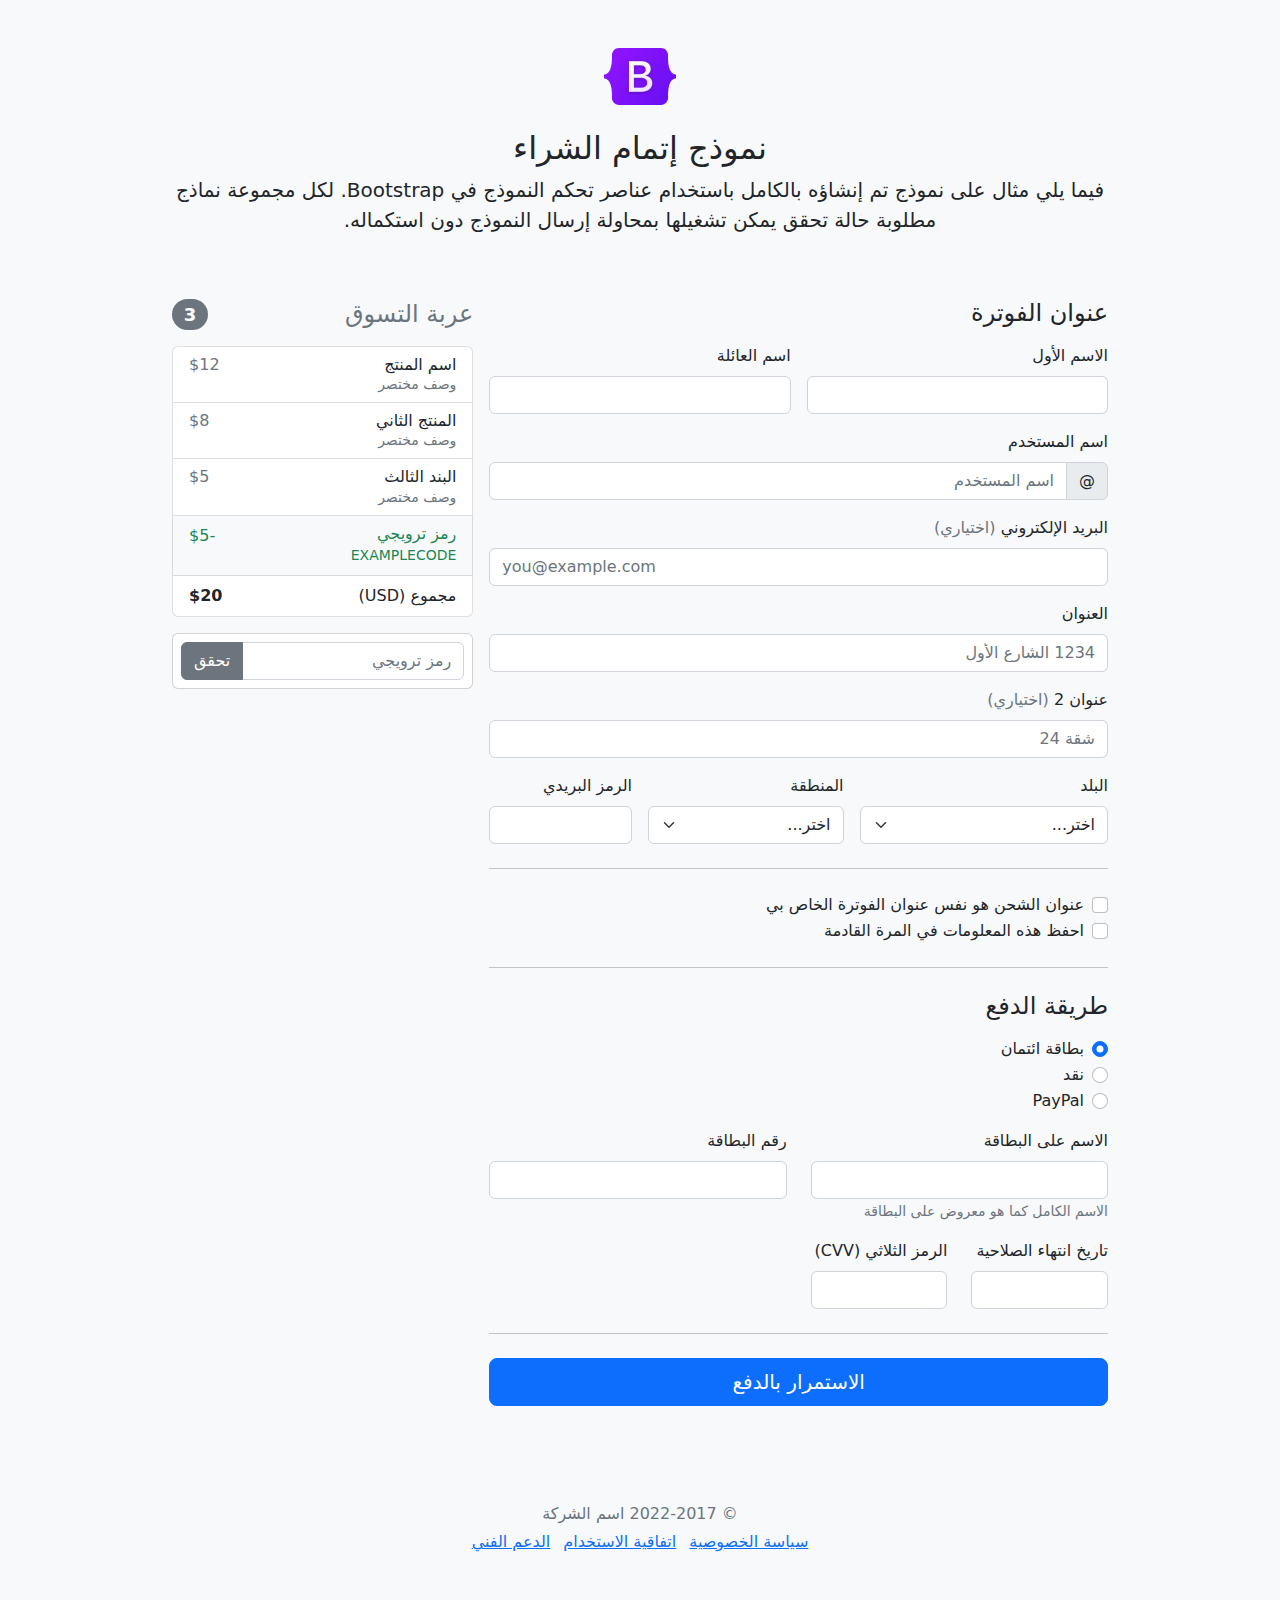
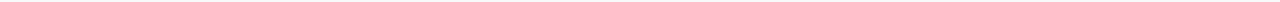
<file: bootstrap-5.2.3-examples/bootstrap-5.2.3-examples/checkout-rtl/index.html>
<!doctype html>
<html lang="ar" dir="rtl">
  <head>
    <meta charset="utf-8">
    <meta name="viewport" content="width=device-width, initial-scale=1">
    <meta name="description" content="">
    <meta name="author" content="Mark Otto, Jacob Thornton, and Bootstrap contributors">
    <meta name="generator" content="Hugo 0.104.2">
    <title>مثال إتمام الشراء · Bootstrap v5.2</title>

    <link rel="canonical" href="https://getbootstrap.com/docs/5.2/examples/checkout-rtl/">

    

    

<link href="../assets/dist/css/bootstrap.rtl.min.css" rel="stylesheet">

    <style>
      .bd-placeholder-img {
        font-size: 1.125rem;
        text-anchor: middle;
        -webkit-user-select: none;
        -moz-user-select: none;
        user-select: none;
      }

      @media (min-width: 768px) {
        .bd-placeholder-img-lg {
          font-size: 3.5rem;
        }
      }

      .b-example-divider {
        height: 3rem;
        background-color: rgba(0, 0, 0, .1);
        border: solid rgba(0, 0, 0, .15);
        border-width: 1px 0;
        box-shadow: inset 0 .5em 1.5em rgba(0, 0, 0, .1), inset 0 .125em .5em rgba(0, 0, 0, .15);
      }

      .b-example-vr {
        flex-shrink: 0;
        width: 1.5rem;
        height: 100vh;
      }

      .bi {
        vertical-align: -.125em;
        fill: currentColor;
      }

      .nav-scroller {
        position: relative;
        z-index: 2;
        height: 2.75rem;
        overflow-y: hidden;
      }

      .nav-scroller .nav {
        display: flex;
        flex-wrap: nowrap;
        padding-bottom: 1rem;
        margin-top: -1px;
        overflow-x: auto;
        text-align: center;
        white-space: nowrap;
        -webkit-overflow-scrolling: touch;
      }
    </style>

    
    <!-- Custom styles for this template -->
    <link href="../checkout/form-validation.css" rel="stylesheet">
  </head>
  <body class="bg-light">
    
<div class="container">
  <main>
    <div class="py-5 text-center">
      <img class="d-block mx-auto mb-4" src="../assets/brand/bootstrap-logo.svg" alt="" width="72" height="57">
      <h2>نموذج إتمام الشراء</h2>
      <p class="lead">فيما يلي مثال على نموذج تم إنشاؤه بالكامل باستخدام عناصر تحكم النموذج في Bootstrap. لكل مجموعة نماذج مطلوبة حالة تحقق يمكن تشغيلها بمحاولة إرسال النموذج دون استكماله.</p>
    </div>

    <div class="row g-3">
      <div class="col-md-5 col-lg-4 order-md-last">
        <h4 class="d-flex justify-content-between align-items-center mb-3">
          <span class="text-muted">عربة التسوق</span>
          <span class="badge bg-secondary rounded-pill">3</span>
        </h4>
        <ul class="list-group mb-3">
          <li class="list-group-item d-flex justify-content-between lh-sm">
            <div>
              <h6 class="my-0">اسم المنتج</h6>
              <small class="text-muted">وصف مختصر</small>
            </div>
            <span class="text-muted">$12</span>
          </li>
          <li class="list-group-item d-flex justify-content-between lh-sm">
            <div>
              <h6 class="my-0">المنتج الثاني</h6>
              <small class="text-muted">وصف مختصر</small>
            </div>
            <span class="text-muted">$8</span>
          </li>
          <li class="list-group-item d-flex justify-content-between lh-sm">
            <div>
              <h6 class="my-0">البند الثالث</h6>
              <small class="text-muted">وصف مختصر</small>
            </div>
            <span class="text-muted">$5</span>
          </li>
          <li class="list-group-item d-flex justify-content-between bg-light">
            <div class="text-success">
              <h6 class="my-0">رمز ترويجي</h6>
              <small>EXAMPLECODE</small>
            </div>
            <span class="text-success">-$5</span>
          </li>
          <li class="list-group-item d-flex justify-content-between">
            <span>مجموع (USD)</span>
            <strong>$20</strong>
          </li>
        </ul>

        <form class="card p-2">
          <div class="input-group">
            <input type="text" class="form-control" placeholder="رمز ترويجي">
            <button type="submit" class="btn btn-secondary">تحقق</button>
          </div>
        </form>
      </div>
      <div class="col-md-7 col-lg-8">
        <h4 class="mb-3">عنوان الفوترة</h4>
        <form class="needs-validation" novalidate>
          <div class="row g-3">
            <div class="col-sm-6">
              <label for="firstName" class="form-label">الاسم الأول</label>
              <input type="text" class="form-control" id="firstName" placeholder="" value="" required>
              <div class="invalid-feedback">
                يرجى إدخال اسم أول صحيح.
              </div>
            </div>

            <div class="col-sm-6">
              <label for="lastName" class="form-label">اسم العائلة</label>
              <input type="text" class="form-control" id="lastName" placeholder="" value="" required>
              <div class="invalid-feedback">
                يرجى إدخال اسم عائلة صحيح.
              </div>
            </div>

            <div class="col-12">
              <label for="username" class="form-label">اسم المستخدم</label>
              <div class="input-group has-validation">
                <span class="input-group-text">@</span>
                <input type="text" class="form-control" id="username" placeholder="اسم المستخدم" required>
              <div class="invalid-feedback">
                اسم المستخدم الخاص بك مطلوب.
                </div>
              </div>
            </div>

            <div class="col-12">
              <label for="email" class="form-label">البريد الإلكتروني <span class="text-muted">(اختياري)</span></label>
              <input type="email" class="form-control" id="email" placeholder="you@example.com">
              <div class="invalid-feedback">
                يرجى إدخال عنوان بريد إلكتروني صحيح لتصلكم تحديثات الشحن.
              </div>
            </div>

            <div class="col-12">
              <label for="address" class="form-label">العنوان</label>
              <input type="text" class="form-control" id="address" placeholder="1234 الشارع الأول" required>
              <div class="invalid-feedback">
                يرجى إدخال عنوان الشحن الخاص بك.
              </div>
            </div>

            <div class="col-12">
              <label for="address2" class="form-label">عنوان 2 <span class="text-muted">(اختياري)</span></label>
              <input type="text" class="form-control" id="address2" placeholder="شقة 24">
            </div>

            <div class="col-md-5">
              <label for="country" class="form-label">البلد</label>
              <select class="form-select" id="country" required>
                <option value="">اختر...</option>
                <option>الولايات المتحدة الأمريكية</option>
              </select>
              <div class="invalid-feedback">
                يرجى اختيار بلد صحيح.
              </div>
            </div>

            <div class="col-md-4">
              <label for="state" class="form-label">المنطقة</label>
              <select class="form-select" id="state" required>
                <option value="">اختر...</option>
                <option>كاليفورنيا</option>
              </select>
              <div class="invalid-feedback">
                يرجى اختيار اسم منطقة صحيح.
              </div>
            </div>

            <div class="col-md-3">
              <label for="zip" class="form-label">الرمز البريدي</label>
              <input type="text" class="form-control" id="zip" placeholder="" required>
              <div class="invalid-feedback">
                الرمز البريدي مطلوب.
              </div>
            </div>
          </div>

          <hr class="my-4">

          <div class="form-check">
            <input type="checkbox" class="form-check-input" id="same-address">
            <label class="form-check-label" for="same-address">عنوان الشحن هو نفس عنوان الفوترة الخاص بي</label>
          </div>

          <div class="form-check">
            <input type="checkbox" class="form-check-input" id="save-info">
            <label class="form-check-label" for="save-info">احفظ هذه المعلومات في المرة القادمة</label>
          </div>

          <hr class="my-4">

          <h4 class="mb-3">طريقة الدفع</h4>

          <div class="my-3">
            <div class="form-check">
              <input id="credit" name="paymentMethod" type="radio" class="form-check-input" checked required>
              <label class="form-check-label" for="credit">بطاقة ائتمان</label>
            </div>
            <div class="form-check">
              <input id="cash" name="paymentMethod" type="radio" class="form-check-input" required>
              <label class="form-check-label" for="cash">نقد</label>
            </div>
            <div class="form-check">
              <input id="paypal" name="paymentMethod" type="radio" class="form-check-input" required>
              <label class="form-check-label" for="paypal">PayPal</label>
            </div>
          </div>

          <div class="row gy-3">
            <div class="col-md-6">
              <label for="cc-name" class="form-label">الاسم على البطاقة</label>
              <input type="text" class="form-control" id="cc-name" placeholder="" required>
              <small class="text-muted">الاسم الكامل كما هو معروض على البطاقة</small>
              <div class="invalid-feedback">
                الاسم على البطاقة مطلوب
              </div>
            </div>

            <div class="col-md-6">
              <label for="cc-number" class="form-label">رقم البطاقة</label>
              <input type="text" class="form-control" id="cc-number" placeholder="" required>
              <div class="invalid-feedback">
                رقم بطاقة الائتمان مطلوب
              </div>
            </div>

            <div class="col-md-3">
              <label for="cc-expiration" class="form-label">تاريخ انتهاء الصلاحية</label>
              <input type="text" class="form-control" id="cc-expiration" placeholder="" required>
              <div class="invalid-feedback">
                تاريخ انتهاء الصلاحية مطلوب
              </div>
            </div>

            <div class="col-md-3">
              <label for="cc-cvv" class="form-label">الرمز الثلاثي (CVV)</label>
              <input type="text" class="form-control" id="cc-cvv" placeholder="" required>
              <div class="invalid-feedback">
                رمز الحماية مطلوب
              </div>
            </div>
          </div>

          <hr class="my-4">

          <button class="w-100 btn btn-primary btn-lg" type="submit">الاستمرار بالدفع</button>
        </form>
      </div>
    </div>
  </main>
  <footer class="my-5 pt-5 text-muted text-center text-small">
    <p class="mb-1">&copy; 2022-2017 اسم الشركة</p>
    <ul class="list-inline">
      <li class="list-inline-item"><a href="#">سياسة الخصوصية</a></li>
      <li class="list-inline-item"><a href="#">اتفاقية الاستخدام</a></li>
      <li class="list-inline-item"><a href="#">الدعم الفني</a></li>
    </ul>
  </footer>
</div>


    <script src="../assets/dist/js/bootstrap.bundle.min.js"></script>

      <script src="../checkout/form-validation.js"></script>
  </body>
</html>
</file>
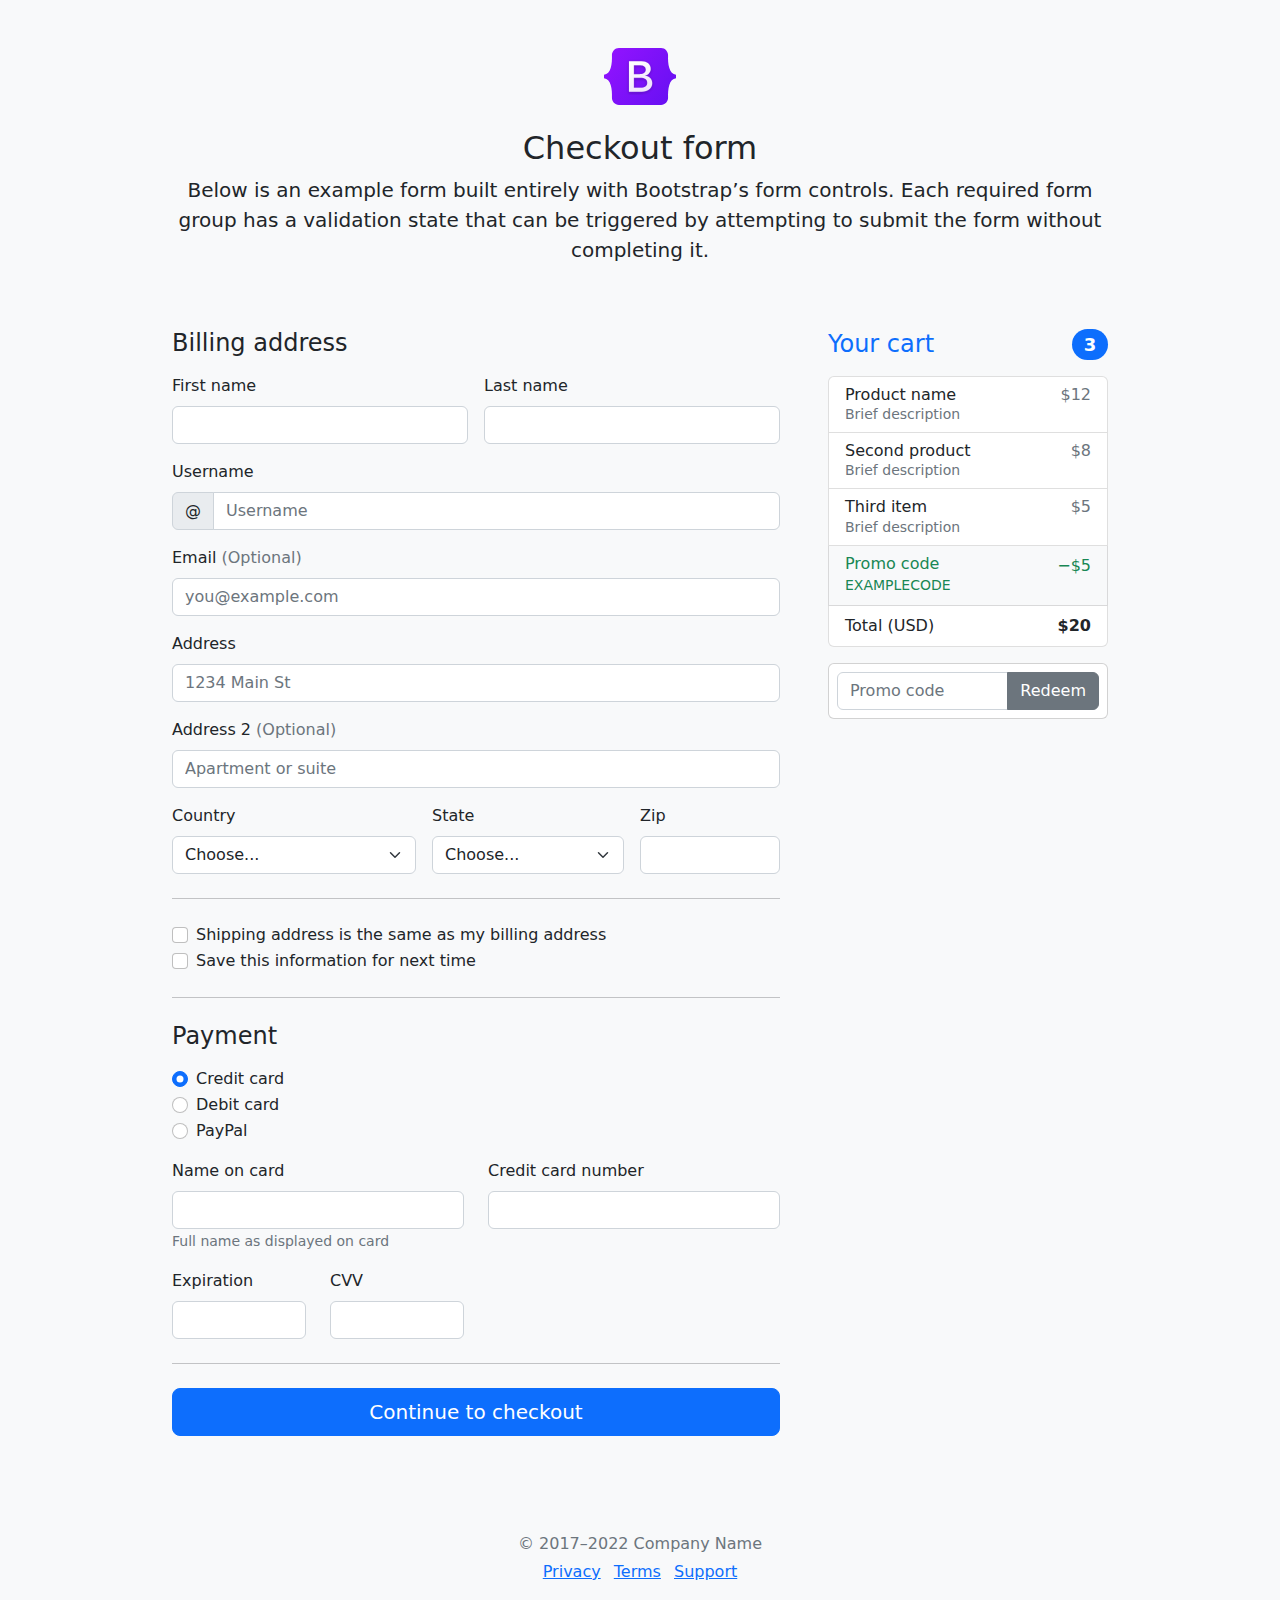
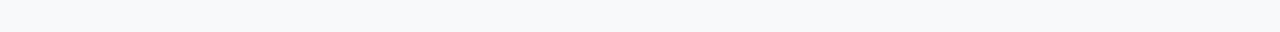
<file: bootstrap-5.2.3-examples/bootstrap-5.2.3-examples/checkout/index.html>
<!doctype html>
<html lang="en">
  <head>
    <meta charset="utf-8">
    <meta name="viewport" content="width=device-width, initial-scale=1">
    <meta name="description" content="">
    <meta name="author" content="Mark Otto, Jacob Thornton, and Bootstrap contributors">
    <meta name="generator" content="Hugo 0.104.2">
    <title>Checkout example · Bootstrap v5.2</title>

    <link rel="canonical" href="https://getbootstrap.com/docs/5.2/examples/checkout/">

    

    

<link href="../assets/dist/css/bootstrap.min.css" rel="stylesheet">

    <style>
      .bd-placeholder-img {
        font-size: 1.125rem;
        text-anchor: middle;
        -webkit-user-select: none;
        -moz-user-select: none;
        user-select: none;
      }

      @media (min-width: 768px) {
        .bd-placeholder-img-lg {
          font-size: 3.5rem;
        }
      }

      .b-example-divider {
        height: 3rem;
        background-color: rgba(0, 0, 0, .1);
        border: solid rgba(0, 0, 0, .15);
        border-width: 1px 0;
        box-shadow: inset 0 .5em 1.5em rgba(0, 0, 0, .1), inset 0 .125em .5em rgba(0, 0, 0, .15);
      }

      .b-example-vr {
        flex-shrink: 0;
        width: 1.5rem;
        height: 100vh;
      }

      .bi {
        vertical-align: -.125em;
        fill: currentColor;
      }

      .nav-scroller {
        position: relative;
        z-index: 2;
        height: 2.75rem;
        overflow-y: hidden;
      }

      .nav-scroller .nav {
        display: flex;
        flex-wrap: nowrap;
        padding-bottom: 1rem;
        margin-top: -1px;
        overflow-x: auto;
        text-align: center;
        white-space: nowrap;
        -webkit-overflow-scrolling: touch;
      }
    </style>

    
    <!-- Custom styles for this template -->
    <link href="form-validation.css" rel="stylesheet">
  </head>
  <body class="bg-light">
    
<div class="container">
  <main>
    <div class="py-5 text-center">
      <img class="d-block mx-auto mb-4" src="../assets/brand/bootstrap-logo.svg" alt="" width="72" height="57">
      <h2>Checkout form</h2>
      <p class="lead">Below is an example form built entirely with Bootstrap’s form controls. Each required form group has a validation state that can be triggered by attempting to submit the form without completing it.</p>
    </div>

    <div class="row g-5">
      <div class="col-md-5 col-lg-4 order-md-last">
        <h4 class="d-flex justify-content-between align-items-center mb-3">
          <span class="text-primary">Your cart</span>
          <span class="badge bg-primary rounded-pill">3</span>
        </h4>
        <ul class="list-group mb-3">
          <li class="list-group-item d-flex justify-content-between lh-sm">
            <div>
              <h6 class="my-0">Product name</h6>
              <small class="text-muted">Brief description</small>
            </div>
            <span class="text-muted">$12</span>
          </li>
          <li class="list-group-item d-flex justify-content-between lh-sm">
            <div>
              <h6 class="my-0">Second product</h6>
              <small class="text-muted">Brief description</small>
            </div>
            <span class="text-muted">$8</span>
          </li>
          <li class="list-group-item d-flex justify-content-between lh-sm">
            <div>
              <h6 class="my-0">Third item</h6>
              <small class="text-muted">Brief description</small>
            </div>
            <span class="text-muted">$5</span>
          </li>
          <li class="list-group-item d-flex justify-content-between bg-light">
            <div class="text-success">
              <h6 class="my-0">Promo code</h6>
              <small>EXAMPLECODE</small>
            </div>
            <span class="text-success">−$5</span>
          </li>
          <li class="list-group-item d-flex justify-content-between">
            <span>Total (USD)</span>
            <strong>$20</strong>
          </li>
        </ul>

        <form class="card p-2">
          <div class="input-group">
            <input type="text" class="form-control" placeholder="Promo code">
            <button type="submit" class="btn btn-secondary">Redeem</button>
          </div>
        </form>
      </div>
      <div class="col-md-7 col-lg-8">
        <h4 class="mb-3">Billing address</h4>
        <form class="needs-validation" novalidate>
          <div class="row g-3">
            <div class="col-sm-6">
              <label for="firstName" class="form-label">First name</label>
              <input type="text" class="form-control" id="firstName" placeholder="" value="" required>
              <div class="invalid-feedback">
                Valid first name is required.
              </div>
            </div>

            <div class="col-sm-6">
              <label for="lastName" class="form-label">Last name</label>
              <input type="text" class="form-control" id="lastName" placeholder="" value="" required>
              <div class="invalid-feedback">
                Valid last name is required.
              </div>
            </div>

            <div class="col-12">
              <label for="username" class="form-label">Username</label>
              <div class="input-group has-validation">
                <span class="input-group-text">@</span>
                <input type="text" class="form-control" id="username" placeholder="Username" required>
              <div class="invalid-feedback">
                  Your username is required.
                </div>
              </div>
            </div>

            <div class="col-12">
              <label for="email" class="form-label">Email <span class="text-muted">(Optional)</span></label>
              <input type="email" class="form-control" id="email" placeholder="you@example.com">
              <div class="invalid-feedback">
                Please enter a valid email address for shipping updates.
              </div>
            </div>

            <div class="col-12">
              <label for="address" class="form-label">Address</label>
              <input type="text" class="form-control" id="address" placeholder="1234 Main St" required>
              <div class="invalid-feedback">
                Please enter your shipping address.
              </div>
            </div>

            <div class="col-12">
              <label for="address2" class="form-label">Address 2 <span class="text-muted">(Optional)</span></label>
              <input type="text" class="form-control" id="address2" placeholder="Apartment or suite">
            </div>

            <div class="col-md-5">
              <label for="country" class="form-label">Country</label>
              <select class="form-select" id="country" required>
                <option value="">Choose...</option>
                <option>United States</option>
              </select>
              <div class="invalid-feedback">
                Please select a valid country.
              </div>
            </div>

            <div class="col-md-4">
              <label for="state" class="form-label">State</label>
              <select class="form-select" id="state" required>
                <option value="">Choose...</option>
                <option>California</option>
              </select>
              <div class="invalid-feedback">
                Please provide a valid state.
              </div>
            </div>

            <div class="col-md-3">
              <label for="zip" class="form-label">Zip</label>
              <input type="text" class="form-control" id="zip" placeholder="" required>
              <div class="invalid-feedback">
                Zip code required.
              </div>
            </div>
          </div>

          <hr class="my-4">

          <div class="form-check">
            <input type="checkbox" class="form-check-input" id="same-address">
            <label class="form-check-label" for="same-address">Shipping address is the same as my billing address</label>
          </div>

          <div class="form-check">
            <input type="checkbox" class="form-check-input" id="save-info">
            <label class="form-check-label" for="save-info">Save this information for next time</label>
          </div>

          <hr class="my-4">

          <h4 class="mb-3">Payment</h4>

          <div class="my-3">
            <div class="form-check">
              <input id="credit" name="paymentMethod" type="radio" class="form-check-input" checked required>
              <label class="form-check-label" for="credit">Credit card</label>
            </div>
            <div class="form-check">
              <input id="debit" name="paymentMethod" type="radio" class="form-check-input" required>
              <label class="form-check-label" for="debit">Debit card</label>
            </div>
            <div class="form-check">
              <input id="paypal" name="paymentMethod" type="radio" class="form-check-input" required>
              <label class="form-check-label" for="paypal">PayPal</label>
            </div>
          </div>

          <div class="row gy-3">
            <div class="col-md-6">
              <label for="cc-name" class="form-label">Name on card</label>
              <input type="text" class="form-control" id="cc-name" placeholder="" required>
              <small class="text-muted">Full name as displayed on card</small>
              <div class="invalid-feedback">
                Name on card is required
              </div>
            </div>

            <div class="col-md-6">
              <label for="cc-number" class="form-label">Credit card number</label>
              <input type="text" class="form-control" id="cc-number" placeholder="" required>
              <div class="invalid-feedback">
                Credit card number is required
              </div>
            </div>

            <div class="col-md-3">
              <label for="cc-expiration" class="form-label">Expiration</label>
              <input type="text" class="form-control" id="cc-expiration" placeholder="" required>
              <div class="invalid-feedback">
                Expiration date required
              </div>
            </div>

            <div class="col-md-3">
              <label for="cc-cvv" class="form-label">CVV</label>
              <input type="text" class="form-control" id="cc-cvv" placeholder="" required>
              <div class="invalid-feedback">
                Security code required
              </div>
            </div>
          </div>

          <hr class="my-4">

          <button class="w-100 btn btn-primary btn-lg" type="submit">Continue to checkout</button>
        </form>
      </div>
    </div>
  </main>

  <footer class="my-5 pt-5 text-muted text-center text-small">
    <p class="mb-1">&copy; 2017–2022 Company Name</p>
    <ul class="list-inline">
      <li class="list-inline-item"><a href="#">Privacy</a></li>
      <li class="list-inline-item"><a href="#">Terms</a></li>
      <li class="list-inline-item"><a href="#">Support</a></li>
    </ul>
  </footer>
</div>


    <script src="../assets/dist/js/bootstrap.bundle.min.js"></script>

      <script src="form-validation.js"></script>
  </body>
</html>
</file>
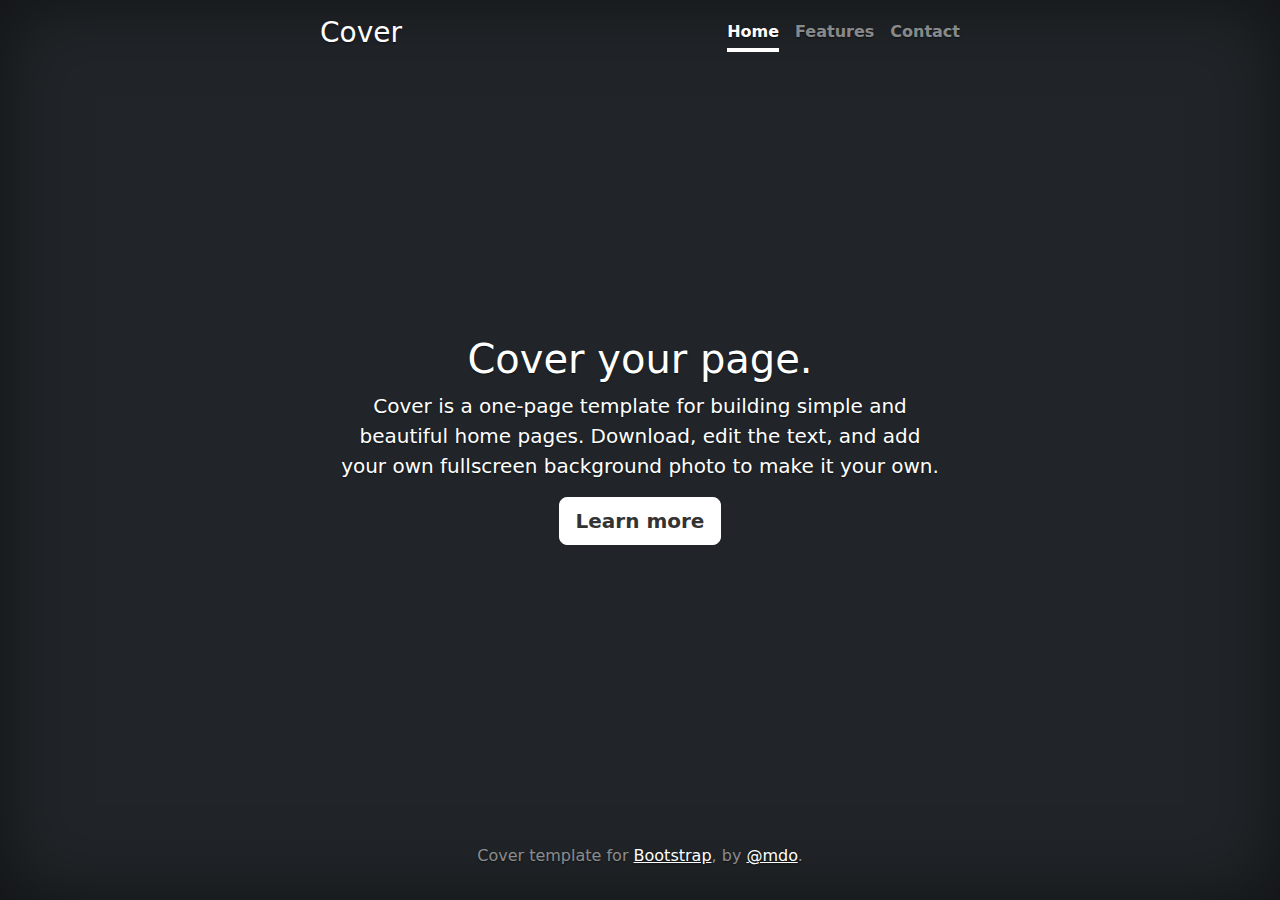
<file: bootstrap-5.2.3-examples/bootstrap-5.2.3-examples/cover/index.html>
<!doctype html>
<html lang="en" class="h-100">
  <head>
    <meta charset="utf-8">
    <meta name="viewport" content="width=device-width, initial-scale=1">
    <meta name="description" content="">
    <meta name="author" content="Mark Otto, Jacob Thornton, and Bootstrap contributors">
    <meta name="generator" content="Hugo 0.104.2">
    <title>Cover Template · Bootstrap v5.2</title>

    <link rel="canonical" href="https://getbootstrap.com/docs/5.2/examples/cover/">

    

    

<link href="../assets/dist/css/bootstrap.min.css" rel="stylesheet">

    <style>
      .bd-placeholder-img {
        font-size: 1.125rem;
        text-anchor: middle;
        -webkit-user-select: none;
        -moz-user-select: none;
        user-select: none;
      }

      @media (min-width: 768px) {
        .bd-placeholder-img-lg {
          font-size: 3.5rem;
        }
      }

      .b-example-divider {
        height: 3rem;
        background-color: rgba(0, 0, 0, .1);
        border: solid rgba(0, 0, 0, .15);
        border-width: 1px 0;
        box-shadow: inset 0 .5em 1.5em rgba(0, 0, 0, .1), inset 0 .125em .5em rgba(0, 0, 0, .15);
      }

      .b-example-vr {
        flex-shrink: 0;
        width: 1.5rem;
        height: 100vh;
      }

      .bi {
        vertical-align: -.125em;
        fill: currentColor;
      }

      .nav-scroller {
        position: relative;
        z-index: 2;
        height: 2.75rem;
        overflow-y: hidden;
      }

      .nav-scroller .nav {
        display: flex;
        flex-wrap: nowrap;
        padding-bottom: 1rem;
        margin-top: -1px;
        overflow-x: auto;
        text-align: center;
        white-space: nowrap;
        -webkit-overflow-scrolling: touch;
      }
    </style>

    
    <!-- Custom styles for this template -->
    <link href="cover.css" rel="stylesheet">
  </head>
  <body class="d-flex h-100 text-center text-bg-dark">
    
<div class="cover-container d-flex w-100 h-100 p-3 mx-auto flex-column">
  <header class="mb-auto">
    <div>
      <h3 class="float-md-start mb-0">Cover</h3>
      <nav class="nav nav-masthead justify-content-center float-md-end">
        <a class="nav-link fw-bold py-1 px-0 active" aria-current="page" href="#">Home</a>
        <a class="nav-link fw-bold py-1 px-0" href="#">Features</a>
        <a class="nav-link fw-bold py-1 px-0" href="#">Contact</a>
      </nav>
    </div>
  </header>

  <main class="px-3">
    <h1>Cover your page.</h1>
    <p class="lead">Cover is a one-page template for building simple and beautiful home pages. Download, edit the text, and add your own fullscreen background photo to make it your own.</p>
    <p class="lead">
      <a href="#" class="btn btn-lg btn-secondary fw-bold border-white bg-white">Learn more</a>
    </p>
  </main>

  <footer class="mt-auto text-white-50">
    <p>Cover template for <a href="https://getbootstrap.com/" class="text-white">Bootstrap</a>, by <a href="https://twitter.com/mdo" class="text-white">@mdo</a>.</p>
  </footer>
</div>


    
  </body>
</html>
</file>
<file: bootstrap-5.2.3-examples/bootstrap-5.2.3-examples/blog/blog.rtl.css>
/* stylelint-disable selector-list-comma-newline-after */

.blog-header {
  border-bottom: 1px solid #e5e5e5;
}

.blog-header-logo {
  font-family: Amiri, Georgia, "Times New Roman", serif;
  font-size: 2.25rem;
}

.blog-header-logo:hover {
  text-decoration: none;
}

h1, h2, h3, h4, h5, h6 {
  font-family: Amiri, Georgia, "Times New Roman", serif;
}

.display-4 {
  font-size: 2.5rem;
}
@media (min-width: 768px) {
  .display-4 {
    font-size: 3rem;
  }
}

.flex-auto {
  flex: 0 0 auto;
}

.h-250 { height: 250px; }
@media (min-width: 768px) {
  .h-md-250 { height: 250px; }
}

/* Pagination */
.blog-pagination {
  margin-bottom: 4rem;
}

/*
 * Blog posts
 */
.blog-post {
  margin-bottom: 4rem;
}
.blog-post-title {
  font-size: 2.5rem;
}
.blog-post-meta {
  margin-bottom: 1.25rem;
  color: #727272;
}

/*
 * Footer
 */
.blog-footer {
  padding: 2.5rem 0;
  color: #727272;
  text-align: center;
  background-color: #f9f9f9;
  border-top: .05rem solid #e5e5e5;
}
.blog-footer p:last-child {
  margin-bottom: 0;
}
</file>
<file: bootstrap-5.2.3-examples/bootstrap-5.2.3-examples/blog/blog.css>
/* stylelint-disable selector-list-comma-newline-after */

.blog-header {
  border-bottom: 1px solid #e5e5e5;
}

.blog-header-logo {
  font-family: "Playfair Display", Georgia, "Times New Roman", serif/*rtl:Amiri, Georgia, "Times New Roman", serif*/;
  font-size: 2.25rem;
}

.blog-header-logo:hover {
  text-decoration: none;
}

h1, h2, h3, h4, h5, h6 {
  font-family: "Playfair Display", Georgia, "Times New Roman", serif/*rtl:Amiri, Georgia, "Times New Roman", serif*/;
}

.display-4 {
  font-size: 2.5rem;
}
@media (min-width: 768px) {
  .display-4 {
    font-size: 3rem;
  }
}

.flex-auto {
  flex: 0 0 auto;
}

.h-250 { height: 250px; }
@media (min-width: 768px) {
  .h-md-250 { height: 250px; }
}

/* Pagination */
.blog-pagination {
  margin-bottom: 4rem;
}

/*
 * Blog posts
 */
.blog-post {
  margin-bottom: 4rem;
}
.blog-post-title {
  font-size: 2.5rem;
}
.blog-post-meta {
  margin-bottom: 1.25rem;
  color: #727272;
}

/*
 * Footer
 */
.blog-footer {
  padding: 2.5rem 0;
  color: #727272;
  text-align: center;
  background-color: #f9f9f9;
  border-top: .05rem solid #e5e5e5;
}
.blog-footer p:last-child {
  margin-bottom: 0;
}
</file>
<file: bootstrap-5.2.3-examples/bootstrap-5.2.3-examples/carousel/carousel.rtl.css>
/* GLOBAL STYLES
-------------------------------------------------- */
/* Padding below the footer and lighter body text */

body {
  padding-top: 3rem;
  padding-bottom: 3rem;
  color: #5a5a5a;
}


/* CUSTOMIZE THE CAROUSEL
-------------------------------------------------- */

/* Carousel base class */
.carousel {
  margin-bottom: 4rem;
}
/* Since positioning the image, we need to help out the caption */
.carousel-caption {
  bottom: 3rem;
  z-index: 10;
}

/* Declare heights because of positioning of img element */
.carousel-item {
  height: 32rem;
}


/* MARKETING CONTENT
-------------------------------------------------- */

/* Center align the text within the three columns below the carousel */
.marketing .col-lg-4 {
  margin-bottom: 1.5rem;
  text-align: center;
}
.marketing .col-lg-4 p {
  margin-right: .75rem;
  margin-left: .75rem;
}


/* Featurettes
------------------------- */

.featurette-divider {
  margin: 5rem 0; /* Space out the Bootstrap <hr> more */
}

/* Thin out the marketing headings */

/* RESPONSIVE CSS
-------------------------------------------------- */

@media (min-width: 40em) {
  /* Bump up size of carousel content */
  .carousel-caption p {
    margin-bottom: 1.25rem;
    font-size: 1.25rem;
    line-height: 1.4;
  }

  .featurette-heading {
    font-size: 50px;
  }
}

@media (min-width: 62em) {
  .featurette-heading {
    margin-top: 7rem;
  }
}
</file>
<file: bootstrap-5.2.3-examples/bootstrap-5.2.3-examples/carousel/carousel.css>
/* GLOBAL STYLES
-------------------------------------------------- */
/* Padding below the footer and lighter body text */

body {
  padding-top: 3rem;
  padding-bottom: 3rem;
  color: #5a5a5a;
}


/* CUSTOMIZE THE CAROUSEL
-------------------------------------------------- */

/* Carousel base class */
.carousel {
  margin-bottom: 4rem;
}
/* Since positioning the image, we need to help out the caption */
.carousel-caption {
  bottom: 3rem;
  z-index: 10;
}

/* Declare heights because of positioning of img element */
.carousel-item {
  height: 32rem;
}


/* MARKETING CONTENT
-------------------------------------------------- */

/* Center align the text within the three columns below the carousel */
.marketing .col-lg-4 {
  margin-bottom: 1.5rem;
  text-align: center;
}
/* rtl:begin:ignore */
.marketing .col-lg-4 p {
  margin-right: .75rem;
  margin-left: .75rem;
}
/* rtl:end:ignore */


/* Featurettes
------------------------- */

.featurette-divider {
  margin: 5rem 0; /* Space out the Bootstrap <hr> more */
}

/* Thin out the marketing headings */
/* rtl:begin:remove */
.featurette-heading {
  letter-spacing: -.05rem;
}

/* rtl:end:remove */

/* RESPONSIVE CSS
-------------------------------------------------- */

@media (min-width: 40em) {
  /* Bump up size of carousel content */
  .carousel-caption p {
    margin-bottom: 1.25rem;
    font-size: 1.25rem;
    line-height: 1.4;
  }

  .featurette-heading {
    font-size: 50px;
  }
}

@media (min-width: 62em) {
  .featurette-heading {
    margin-top: 7rem;
  }
}
</file>
<file: bootstrap-5.2.3-examples/bootstrap-5.2.3-examples/checkout/form-validation.css>
.container {
  max-width: 960px;
}
</file>
<file: bootstrap-5.2.3-examples/bootstrap-5.2.3-examples/cover/cover.css>
/*
 * Globals
 */


/* Custom default button */
.btn-secondary,
.btn-secondary:hover,
.btn-secondary:focus {
  color: #333;
  text-shadow: none; /* Prevent inheritance from `body` */
}


/*
 * Base structure
 */

body {
  text-shadow: 0 .05rem .1rem rgba(0, 0, 0, .5);
  box-shadow: inset 0 0 5rem rgba(0, 0, 0, .5);
}

.cover-container {
  max-width: 42em;
}


/*
 * Header
 */

.nav-masthead .nav-link {
  color: rgba(255, 255, 255, .5);
  border-bottom: .25rem solid transparent;
}

.nav-masthead .nav-link:hover,
.nav-masthead .nav-link:focus {
  border-bottom-color: rgba(255, 255, 255, .25);
}

.nav-masthead .nav-link + .nav-link {
  margin-left: 1rem;
}

.nav-masthead .active {
  color: #fff;
  border-bottom-color: #fff;
}
</file>
<file: bootstrap-5.2.3-examples/bootstrap-5.2.3-examples/cheatsheet/cheatsheet.rtl.css>
body {
  scroll-behavior: smooth;
}

/**
 * Bootstrap "Journal code" icon
 * @link https://icons.getbootstrap.com/icons/journal-code/
 */
.bd-heading a::before {
  display: inline-block;
  width: 1em;
  height: 1em;
  margin-left: .25rem;
  content: "";
  background-image: url("data:image/svg+xml,%3Csvg xmlns='http://www.w3.org/2000/svg' fill='%25230d6efd' viewBox='0 0 16 16'%3E%3Cpath d='M4 1h8a2 2 0 0 1 2 2v10a2 2 0 0 1-2 2H4a2 2 0 0 1-2-2h1a1 1 0 0 0 1 1h8a1 1 0 0 0 1-1V3a1 1 0 0 0-1-1H4a1 1 0 0 0-1 1H2a2 2 0 0 1 2-2z'/%3E%3Cpath d='M2 5v-.5a.5.5 0 0 1 1 0V5h.5a.5.5 0 0 1 0 1h-2a.5.5 0 0 1 0-1H2zm0 3v-.5a.5.5 0 0 1 1 0V8h.5a.5.5 0 0 1 0 1h-2a.5.5 0 0 1 0-1H2zm0 3v-.5a.5.5 0 0 1 1 0v.5h.5a.5.5 0 0 1 0 1h-2a.5.5 0 0 1 0-1H2z'/%3E%3Cpath fill-rule='evenodd' d='M8.646 5.646a.5.5 0 0 1 .708 0l2 2a.5.5 0 0 1 0 .708l-2 2a.5.5 0 0 1-.708-.708L10.293 8 8.646 6.354a.5.5 0 0 1 0-.708zm-1.292 0a.5.5 0 0 0-.708 0l-2 2a.5.5 0 0 0 0 .708l2 2a.5.5 0 0 0 .708-.708L5.707 8l1.647-1.646a.5.5 0 0 0 0-.708z'/%3E%3C/svg%3E");
  background-size: 1em;
}

/* stylelint-disable-next-line selector-max-universal */
.bd-heading + div > * + * {
  margin-top: 3rem;
}

/* Table of contents */
.bd-aside a {
  padding: .1875rem .5rem;
  margin-top: .125rem;
  margin-right: .3125rem;
  color: rgba(0, 0, 0, .65);
}

.bd-aside a:hover,
.bd-aside a:focus {
  color: rgba(0, 0, 0, .85);
  background-color: rgba(121, 82, 179, .1);
}

.bd-aside .active {
  font-weight: 600;
  color: rgba(0, 0, 0, .85);
}

.bd-aside .btn {
  padding: .25rem .5rem;
  font-weight: 600;
  color: rgba(0, 0, 0, .65);
}

.bd-aside .btn:hover,
.bd-aside .btn:focus {
  color: rgba(0, 0, 0, .85);
  background-color: rgba(121, 82, 179, .1);
}

.bd-aside .btn:focus {
  box-shadow: 0 0 0 1px rgba(121, 82, 179, .7);
}

.bd-aside .btn::before {
  width: 1.25em;
  line-height: 0;
  content: url("data:image/svg+xml,%3csvg xmlns='http://www.w3.org/2000/svg' width='16' height='16' viewBox='0 0 16 16'%3e%3cpath fill='none' stroke='rgba%280,0,0,.5%29' stroke-linecap='round' stroke-linejoin='round' stroke-width='2' d='M5 14l6-6-6-6'/%3e%3c/svg%3e");
  transition: transform .35s ease;
  transform: rotate(180deg) translateX(-2px);
  transform-origin: .5em 50%;
}

.bd-aside .btn[aria-expanded="true"]::before {
  transform: rotate(90deg);
}


/* Examples */
.scrollspy-example {
  height: 200px;
}

[id="modal"] .bd-example .btn,
[id="buttons"] .bd-example .btn,
[id="tooltips"] .bd-example .btn,
[id="popovers"] .bd-example .btn,
[id="dropdowns"] .bd-example .btn-group,
[id="dropdowns"] .bd-example .dropdown,
[id="dropdowns"] .bd-example .dropup,
[id="dropdowns"] .bd-example .dropend,
[id="dropdowns"] .bd-example .dropstart {
  margin: 0 0 1rem 1rem;
}

/* Layout */
@media (min-width: 1200px) {
  body {
    display: grid;
    grid-template-rows: auto;
    grid-template-columns: 1fr 4fr 1fr;
    gap: 1rem;
  }

  .bd-header {
    position: fixed;
    top: 0;
    right: 0;
    left: 0;
    z-index: 1030;
    grid-column: 1 / span 3;
  }

  .bd-aside,
  .bd-cheatsheet {
    padding-top: 4rem;
  }

  /**
   * 1. Too bad only Firefox supports subgrids ATM
   */
  .bd-cheatsheet,
  .bd-cheatsheet section,
  .bd-cheatsheet article {
    display: inherit; /* 1 */
    grid-template-rows: auto;
    grid-template-columns: 1fr 4fr;
    grid-column: 1 / span 2;
    gap: inherit; /* 1 */
  }

  .bd-aside {
    grid-area: 1 / 3;
    scroll-margin-top: 4rem;
  }

  .bd-cheatsheet section,
  .bd-cheatsheet section > h2 {
    top: 2rem;
    scroll-margin-top: 2rem;
  }

  .bd-cheatsheet section > h2::before {
    position: absolute;
    top: 0;
    right: 0;
    bottom: -2rem;
    left: 0;
    z-index: -1;
    content: "";
    background-image: linear-gradient(to bottom, rgba(255, 255, 255, 1) calc(100% - 3rem), rgba(255, 255, 255, .01));
  }

  .bd-cheatsheet article,
  .bd-cheatsheet .bd-heading {
    top: 8rem;
    scroll-margin-top: 8rem;
  }

  .bd-cheatsheet .bd-heading {
    z-index: 1;
  }
}
</file>
<file: bootstrap-5.2.3-examples/bootstrap-5.2.3-examples/cheatsheet/cheatsheet.css>
body {
  scroll-behavior: smooth;
}

/**
 * Bootstrap "Journal code" icon
 * @link https://icons.getbootstrap.com/icons/journal-code/
 */
.bd-heading a::before {
  display: inline-block;
  width: 1em;
  height: 1em;
  margin-right: .25rem;
  content: "";
  background-image: url("data:image/svg+xml,%3Csvg xmlns='http://www.w3.org/2000/svg' fill='%25230d6efd' viewBox='0 0 16 16'%3E%3Cpath d='M4 1h8a2 2 0 0 1 2 2v10a2 2 0 0 1-2 2H4a2 2 0 0 1-2-2h1a1 1 0 0 0 1 1h8a1 1 0 0 0 1-1V3a1 1 0 0 0-1-1H4a1 1 0 0 0-1 1H2a2 2 0 0 1 2-2z'/%3E%3Cpath d='M2 5v-.5a.5.5 0 0 1 1 0V5h.5a.5.5 0 0 1 0 1h-2a.5.5 0 0 1 0-1H2zm0 3v-.5a.5.5 0 0 1 1 0V8h.5a.5.5 0 0 1 0 1h-2a.5.5 0 0 1 0-1H2zm0 3v-.5a.5.5 0 0 1 1 0v.5h.5a.5.5 0 0 1 0 1h-2a.5.5 0 0 1 0-1H2z'/%3E%3Cpath fill-rule='evenodd' d='M8.646 5.646a.5.5 0 0 1 .708 0l2 2a.5.5 0 0 1 0 .708l-2 2a.5.5 0 0 1-.708-.708L10.293 8 8.646 6.354a.5.5 0 0 1 0-.708zm-1.292 0a.5.5 0 0 0-.708 0l-2 2a.5.5 0 0 0 0 .708l2 2a.5.5 0 0 0 .708-.708L5.707 8l1.647-1.646a.5.5 0 0 0 0-.708z'/%3E%3C/svg%3E");
  background-size: 1em;
}

/* stylelint-disable-next-line selector-max-universal */
.bd-heading + div > * + * {
  margin-top: 3rem;
}

/* Table of contents */
.bd-aside a {
  padding: .1875rem .5rem;
  margin-top: .125rem;
  margin-left: .3125rem;
  color: rgba(0, 0, 0, .65);
}

.bd-aside a:hover,
.bd-aside a:focus {
  color: rgba(0, 0, 0, .85);
  background-color: rgba(121, 82, 179, .1);
}

.bd-aside .active {
  font-weight: 600;
  color: rgba(0, 0, 0, .85);
}

.bd-aside .btn {
  padding: .25rem .5rem;
  font-weight: 600;
  color: rgba(0, 0, 0, .65);
}

.bd-aside .btn:hover,
.bd-aside .btn:focus {
  color: rgba(0, 0, 0, .85);
  background-color: rgba(121, 82, 179, .1);
}

.bd-aside .btn:focus {
  box-shadow: 0 0 0 1px rgba(121, 82, 179, .7);
}

.bd-aside .btn::before {
  width: 1.25em;
  line-height: 0;
  content: url("data:image/svg+xml,%3csvg xmlns='http://www.w3.org/2000/svg' width='16' height='16' viewBox='0 0 16 16'%3e%3cpath fill='none' stroke='rgba%280,0,0,.5%29' stroke-linecap='round' stroke-linejoin='round' stroke-width='2' d='M5 14l6-6-6-6'/%3e%3c/svg%3e");
  transition: transform .35s ease;

  /* rtl:raw:
  transform: rotate(180deg) translateX(-2px);
  */
  transform-origin: .5em 50%;
}

.bd-aside .btn[aria-expanded="true"]::before {
  transform: rotate(90deg)/* rtl:ignore */;
}


/* Examples */
.scrollspy-example {
  height: 200px;
}

[id="modal"] .bd-example .btn,
[id="buttons"] .bd-example .btn,
[id="tooltips"] .bd-example .btn,
[id="popovers"] .bd-example .btn,
[id="dropdowns"] .bd-example .btn-group,
[id="dropdowns"] .bd-example .dropdown,
[id="dropdowns"] .bd-example .dropup,
[id="dropdowns"] .bd-example .dropend,
[id="dropdowns"] .bd-example .dropstart {
  margin: 0 1rem 1rem 0;
}

/* Layout */
@media (min-width: 1200px) {
  body {
    display: grid;
    grid-template-rows: auto;
    grid-template-columns: 1fr 4fr 1fr;
    gap: 1rem;
  }

  .bd-header {
    position: fixed;
    top: 0;
    /* rtl:begin:ignore */
    right: 0;
    left: 0;
    /* rtl:end:ignore */
    z-index: 1030;
    grid-column: 1 / span 3;
  }

  .bd-aside,
  .bd-cheatsheet {
    padding-top: 4rem;
  }

  /**
   * 1. Too bad only Firefox supports subgrids ATM
   */
  .bd-cheatsheet,
  .bd-cheatsheet section,
  .bd-cheatsheet article {
    display: inherit; /* 1 */
    grid-template-rows: auto;
    grid-template-columns: 1fr 4fr;
    grid-column: 1 / span 2;
    gap: inherit; /* 1 */
  }

  .bd-aside {
    grid-area: 1 / 3;
    scroll-margin-top: 4rem;
  }

  .bd-cheatsheet section,
  .bd-cheatsheet section > h2 {
    top: 2rem;
    scroll-margin-top: 2rem;
  }

  .bd-cheatsheet section > h2::before {
    position: absolute;
    /* rtl:begin:ignore */
    top: 0;
    right: 0;
    bottom: -2rem;
    left: 0;
    /* rtl:end:ignore */
    z-index: -1;
    content: "";
    background-image: linear-gradient(to bottom, rgba(255, 255, 255, 1) calc(100% - 3rem), rgba(255, 255, 255, .01));
  }

  .bd-cheatsheet article,
  .bd-cheatsheet .bd-heading {
    top: 8rem;
    scroll-margin-top: 8rem;
  }

  .bd-cheatsheet .bd-heading {
    z-index: 1;
  }
}
</file>
